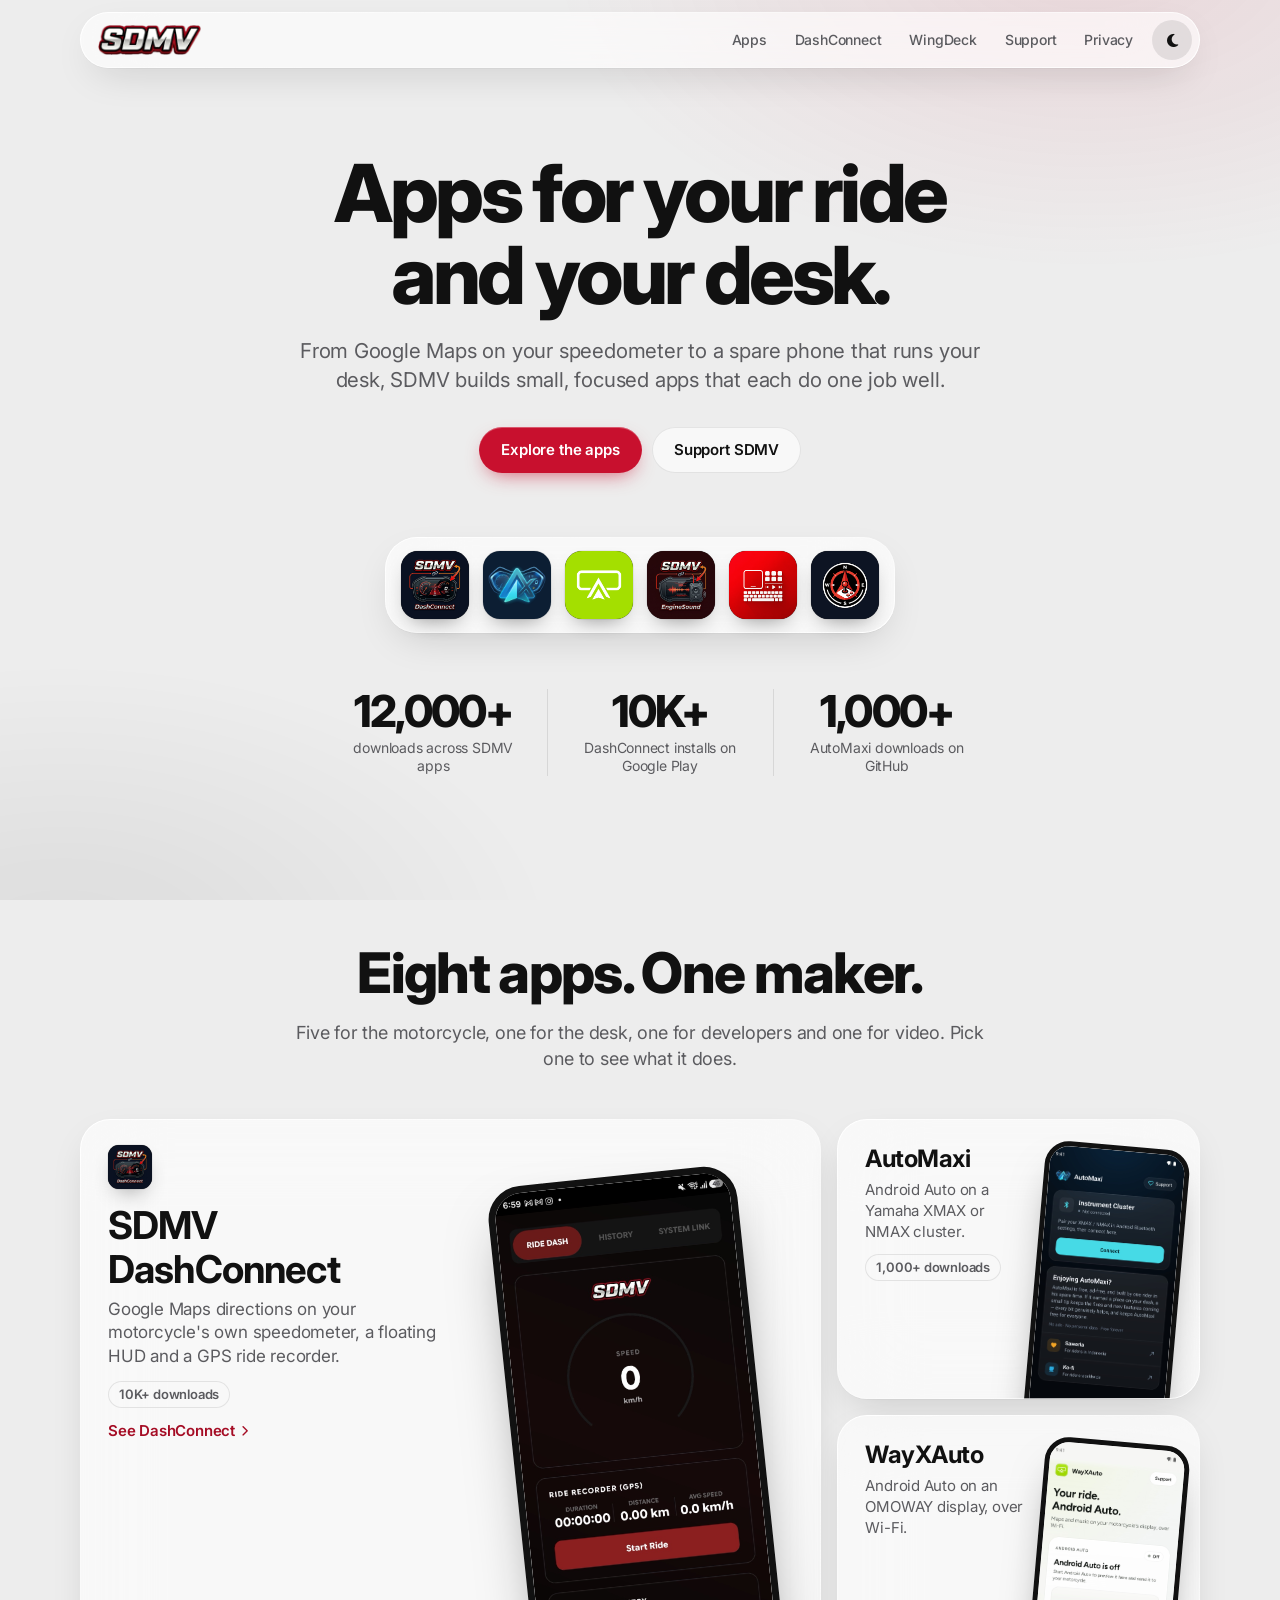
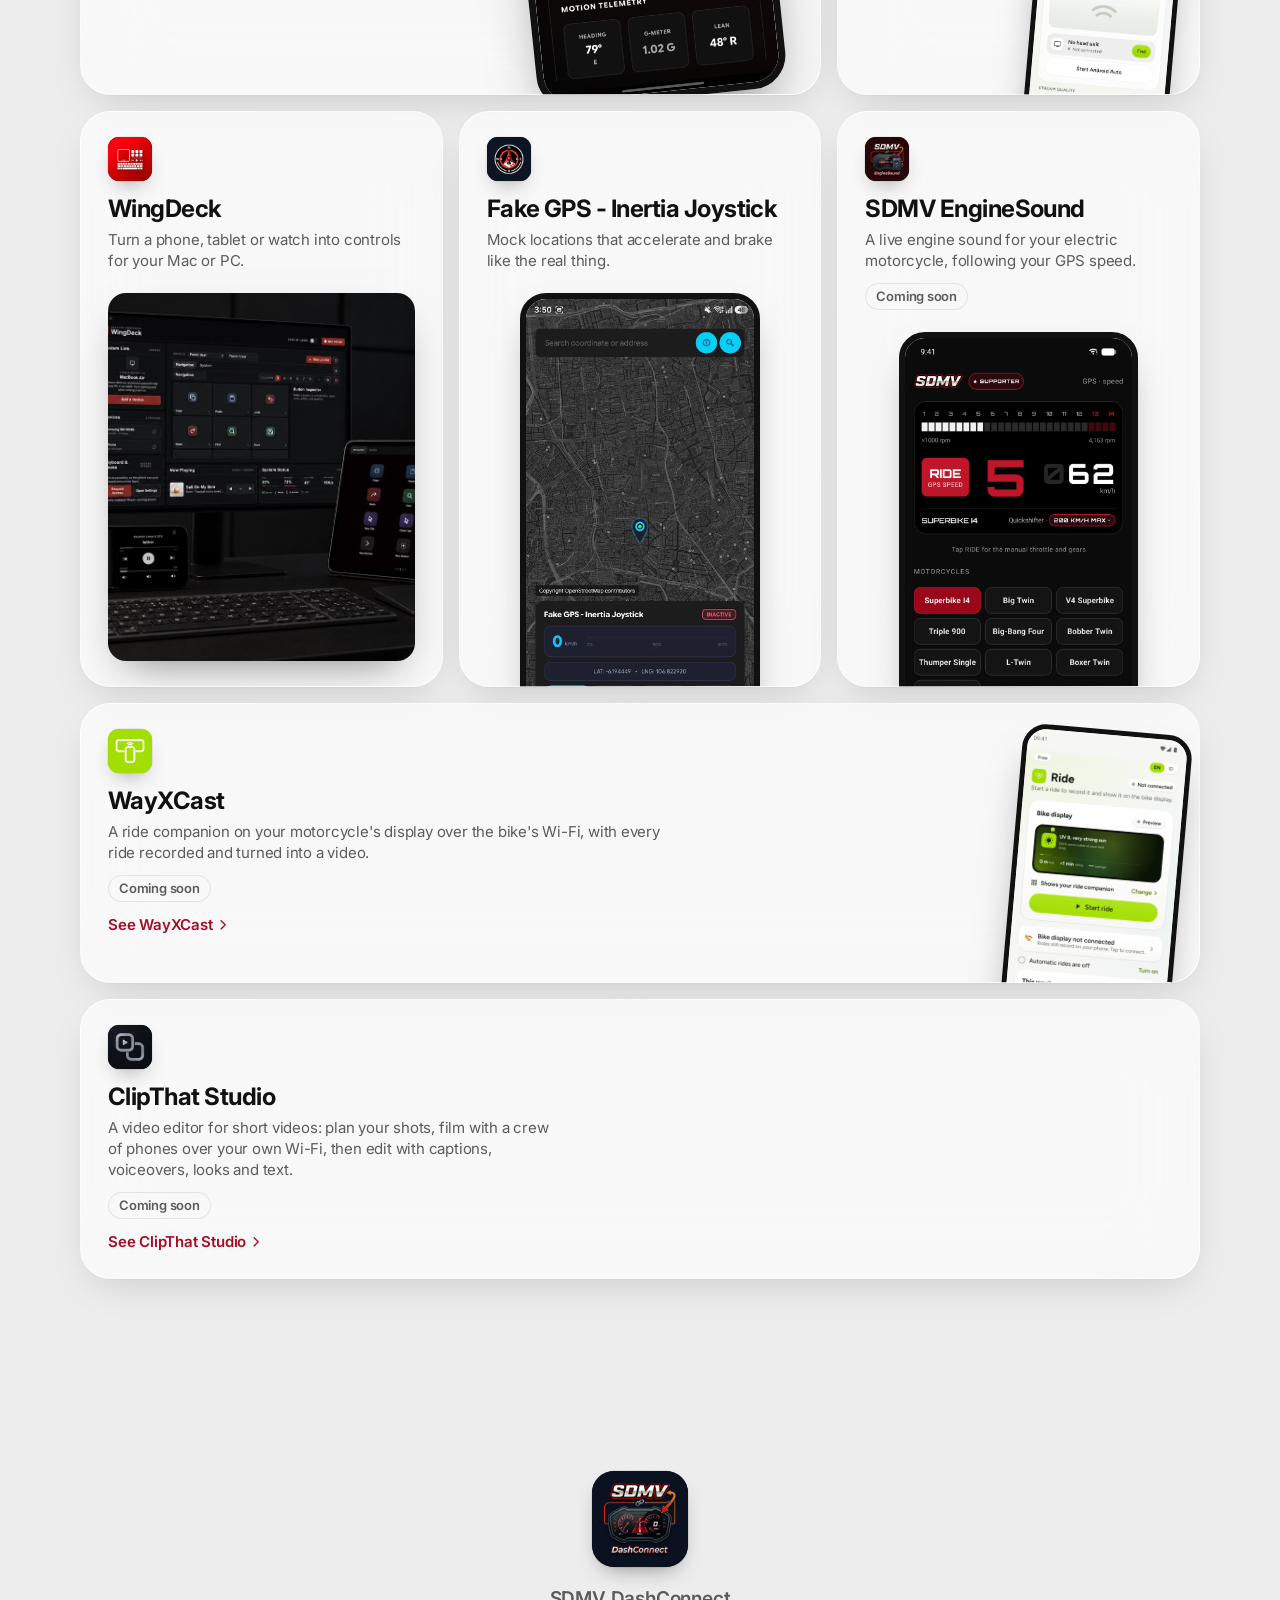
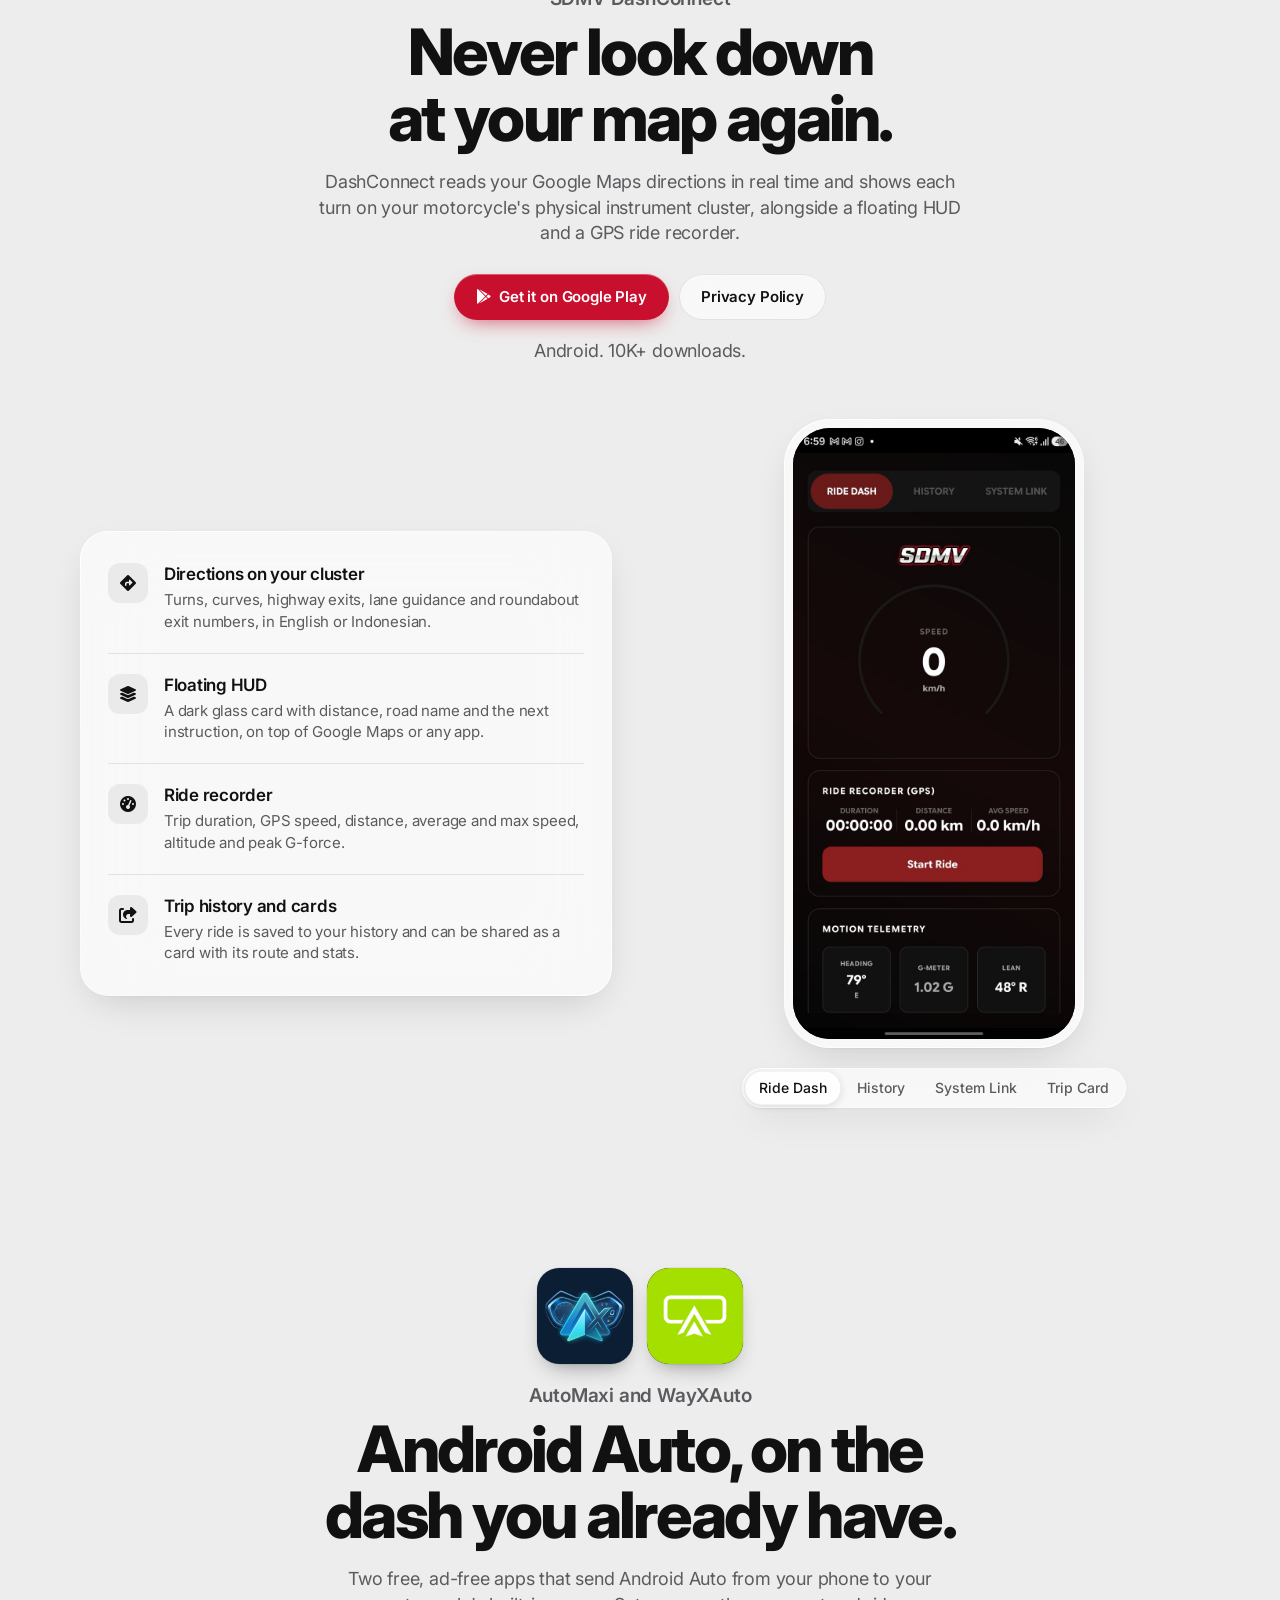
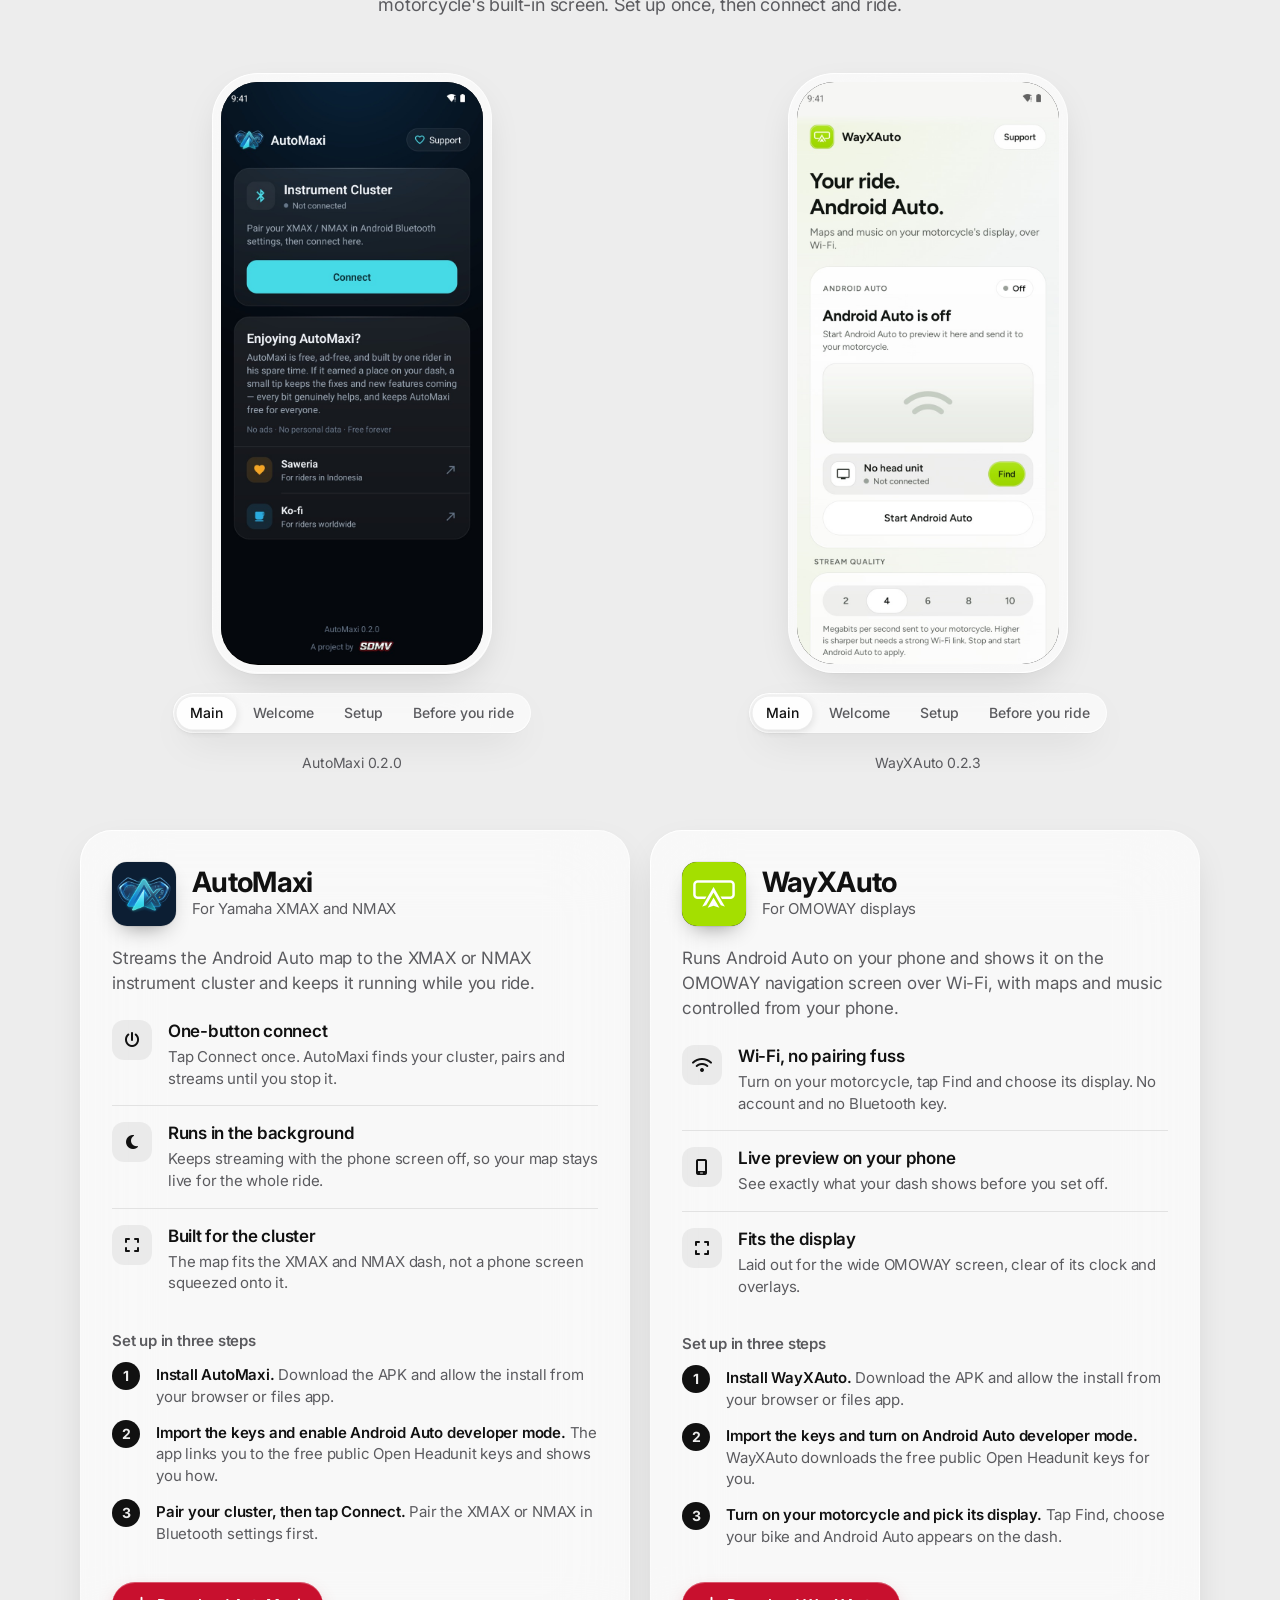
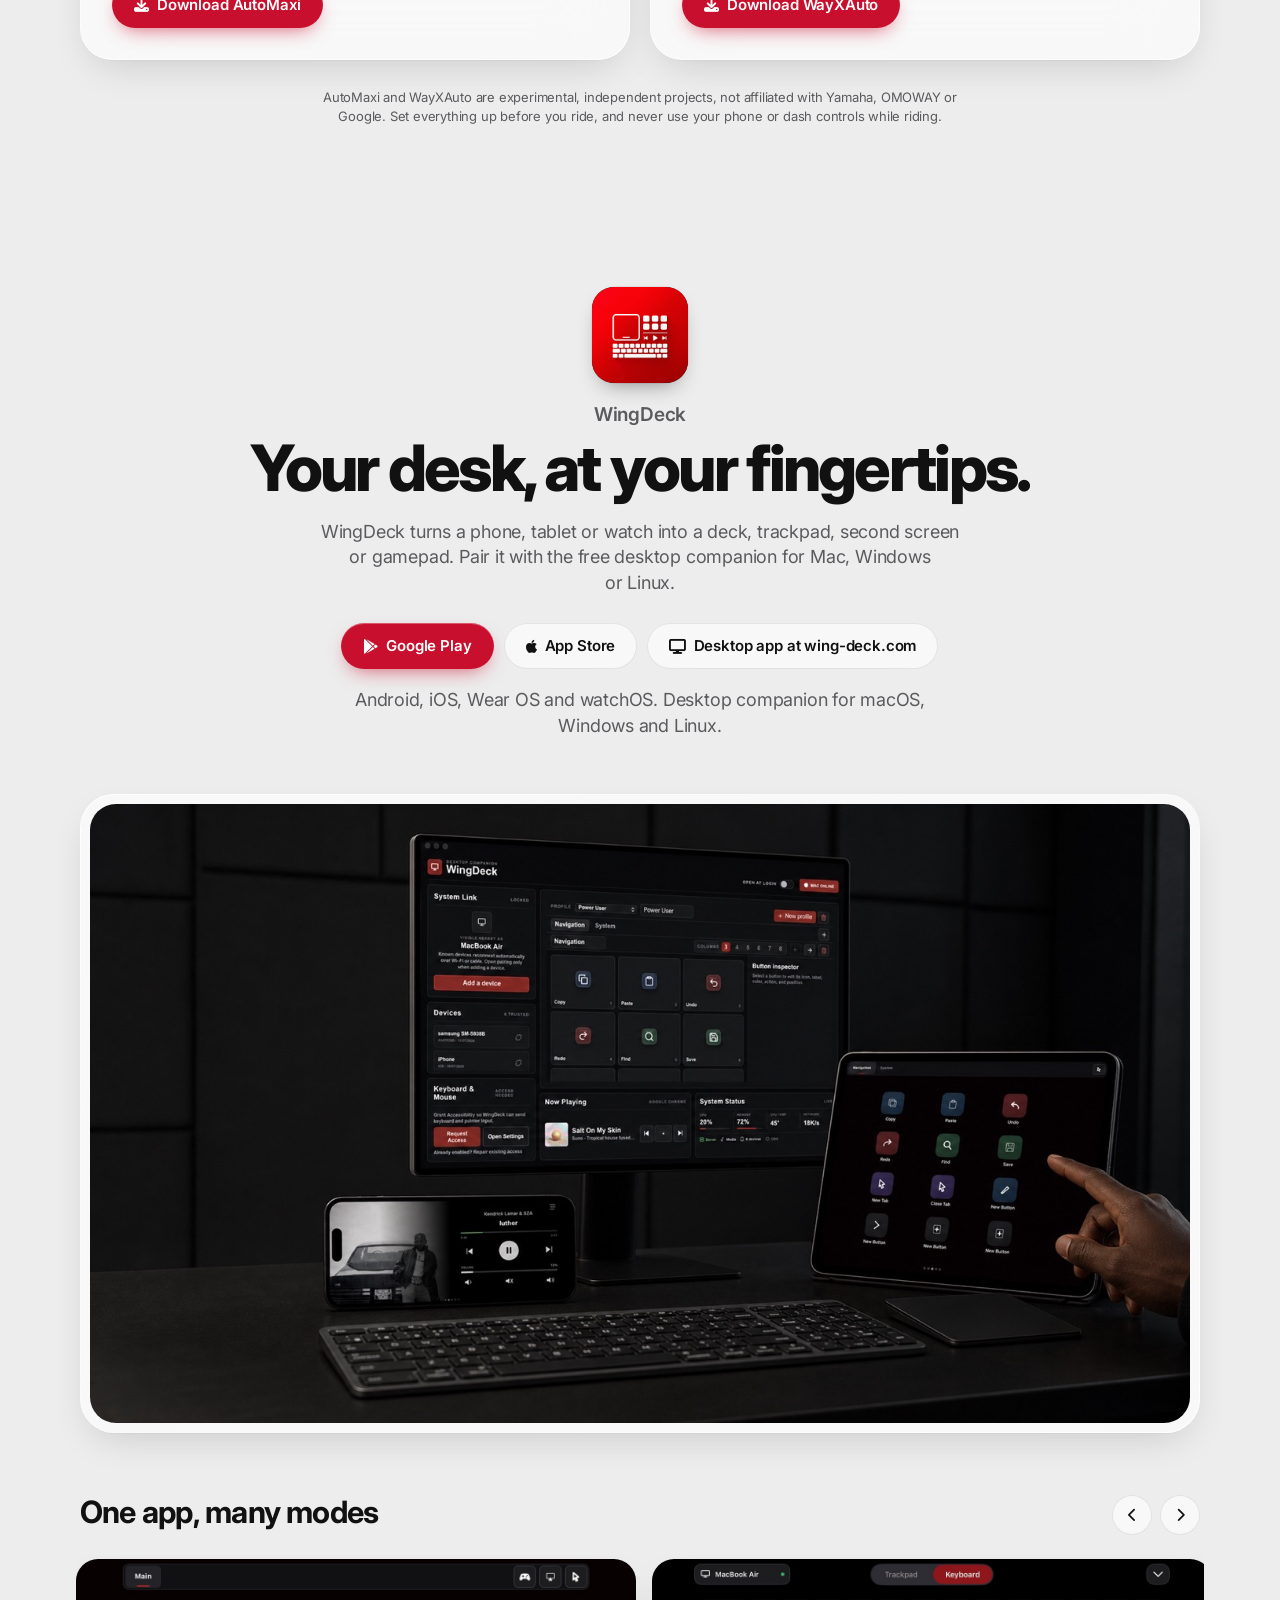
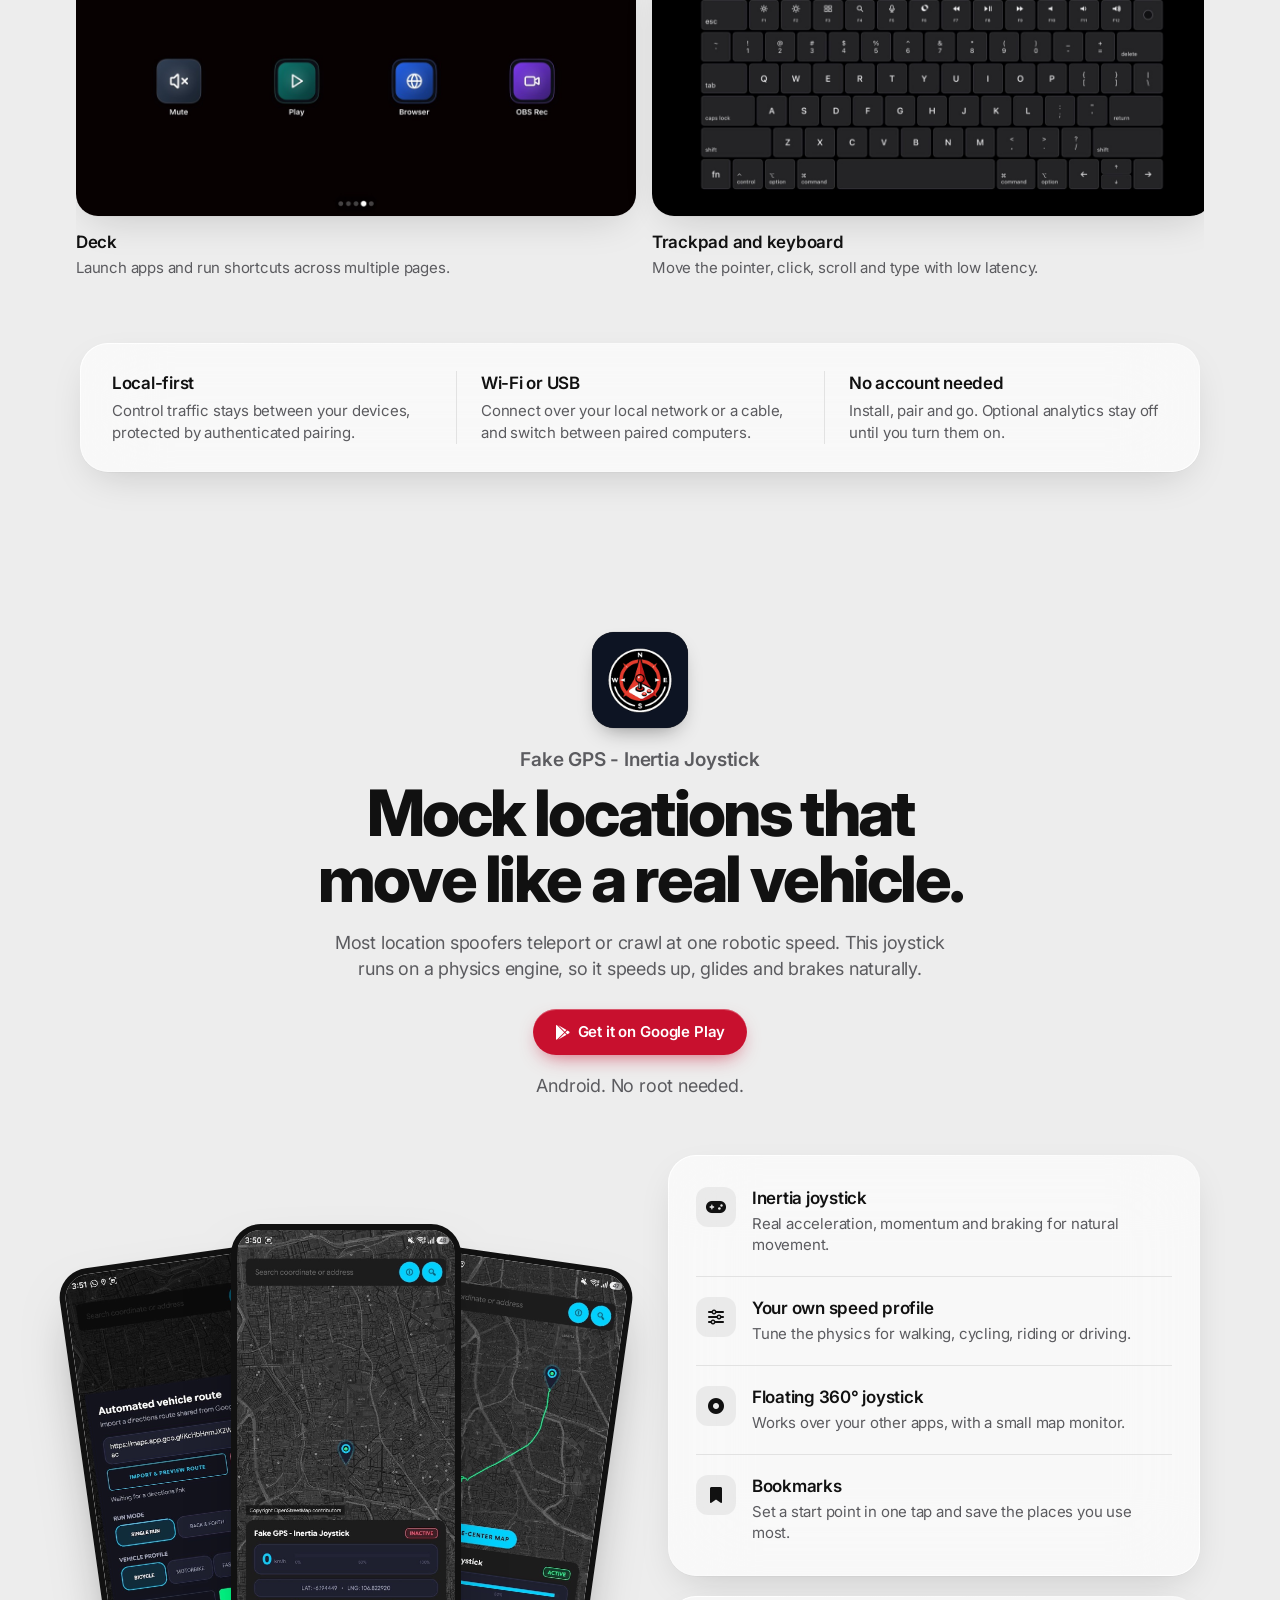
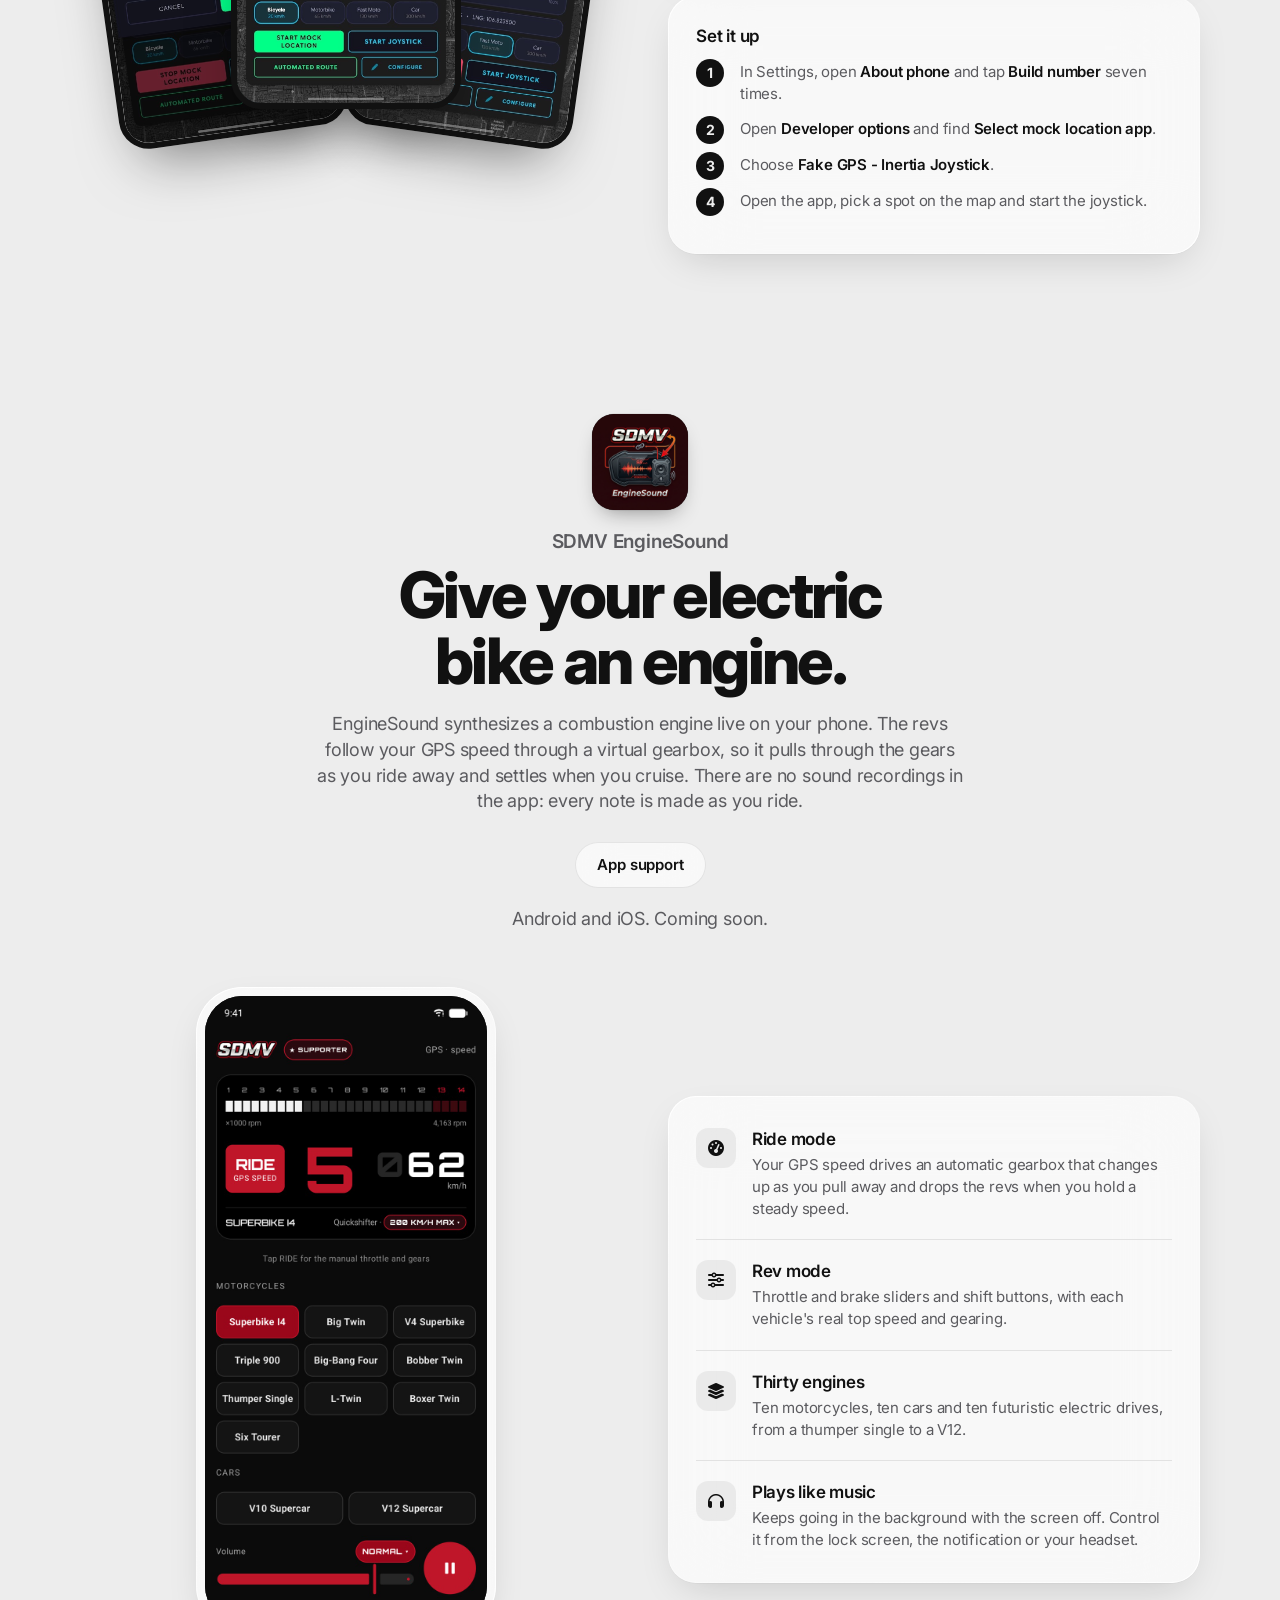
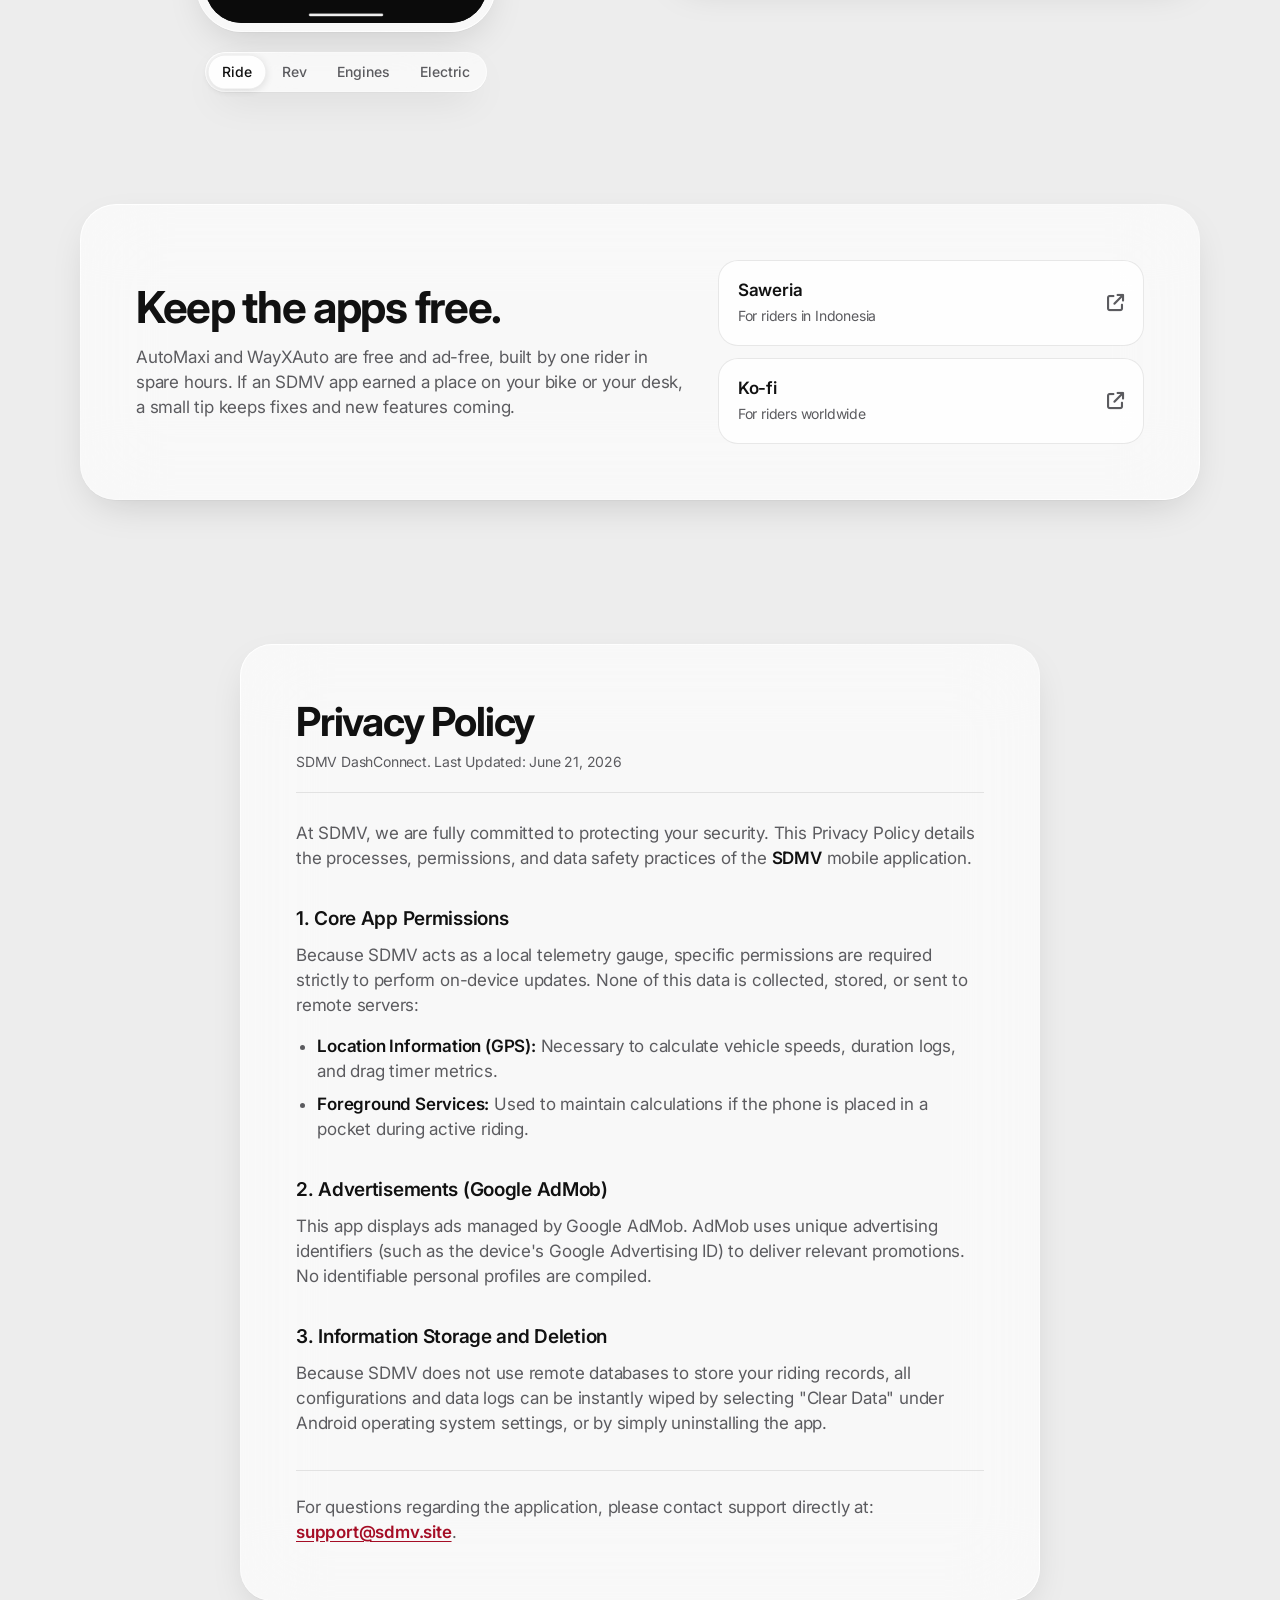
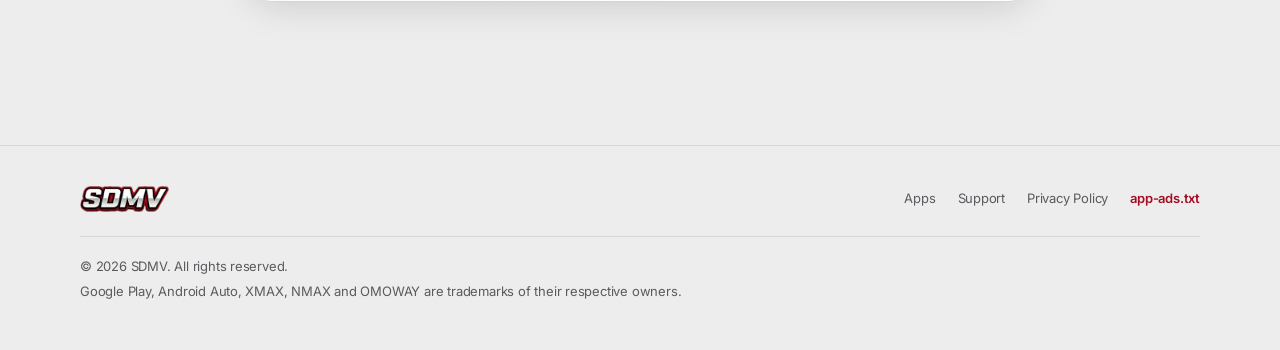
<file: index.html>
<!DOCTYPE html>
<html lang="en">
<head>
    <meta charset="UTF-8">
    <meta name="viewport" content="width=device-width, initial-scale=1.0">
    <title>SDMV - Apps for your ride and your desk</title>
    <meta name="description" content="SDMV builds DashConnect, AutoMaxi, WayXAuto, WayXCast, EngineSound, WingDeck, Fake GPS - Inertia Joystick and ClipThat Studio.">
    <meta name="theme-color" media="(prefers-color-scheme: light)" content="#F5F5F7">
    <meta name="theme-color" media="(prefers-color-scheme: dark)" content="#000000">
    <link rel="icon" type="image/png" href="assets/sdmv-icon-192.png">
    <link rel="apple-touch-icon" href="assets/sdmv-icon-192.png">

    <!-- Apply saved theme before first paint -->
    <script>
        (function () {
            try {
                var saved = localStorage.getItem('sdmv-theme');
                if (saved === 'light' || saved === 'dark') document.documentElement.dataset.theme = saved;
            } catch (e) {}
        })();
    </script>

    <link rel="stylesheet" href="https://cdnjs.cloudflare.com/ajax/libs/font-awesome/6.4.0/css/all.min.css">
    <link rel="preconnect" href="https://fonts.googleapis.com">
    <link rel="preconnect" href="https://fonts.gstatic.com" crossorigin>
    <link href="https://fonts.googleapis.com/css2?family=Inter:opsz,wght@14..32,400..800&display=swap" rel="stylesheet">

    <style>
        /* ---------- Tokens ---------- */
        :root {
            --bg: #EDEDED;
            --ink: #111111;
            --ink-2: #5B5B5F;
            --line: rgba(0, 0, 0, 0.09);
            --accent: #C8102E;
            --accent-ink: #A50D25;
            --chip: rgba(0, 0, 0, 0.06);

            --glass: rgba(255, 255, 255, 0.62);
            --glass-strong: rgba(255, 255, 255, 0.86);
            --rim-hi: rgba(255, 255, 255, 1);
            --rim-lo: rgba(255, 255, 255, 0.3);
            --glass-shadow: 0 1px 1px rgba(0, 0, 0, 0.03), 0 14px 40px -14px rgba(0, 0, 0, 0.18);
            --ember: rgba(200, 16, 46, 0.10);
            --shade: rgba(0, 0, 0, 0.07);

            --font: -apple-system, BlinkMacSystemFont, "SF Pro Text", "Inter", system-ui, sans-serif;
            --font-display: -apple-system, BlinkMacSystemFont, "SF Pro Display", "Inter", system-ui, sans-serif;

            color-scheme: light;
        }

        @media (prefers-color-scheme: dark) {
            :root:not([data-theme="light"]) {
                --bg: #000000;
                --ink: #F2F2F2;
                --ink-2: #9A9A9F;
                --line: rgba(255, 255, 255, 0.1);
                --accent: #E3203B;
                --accent-ink: #FF4D63;
                --chip: rgba(255, 255, 255, 0.08);

                --glass: rgba(34, 34, 36, 0.55);
                --glass-strong: rgba(40, 40, 43, 0.9);
                --rim-hi: rgba(255, 255, 255, 0.28);
                --rim-lo: rgba(255, 255, 255, 0.04);
                --glass-shadow: 0 1px 1px rgba(0, 0, 0, 0.3), 0 24px 60px -24px rgba(0, 0, 0, 0.9);
                --ember: rgba(227, 32, 59, 0.22);
                --shade: rgba(255, 255, 255, 0.06);

                color-scheme: dark;
            }
        }

        :root[data-theme="dark"] {
            --bg: #000000;
            --ink: #F2F2F2;
            --ink-2: #9A9A9F;
            --line: rgba(255, 255, 255, 0.1);
            --accent: #E3203B;
            --accent-ink: #FF4D63;
            --chip: rgba(255, 255, 255, 0.08);

            --glass: rgba(34, 34, 36, 0.55);
            --glass-strong: rgba(40, 40, 43, 0.9);
            --rim-hi: rgba(255, 255, 255, 0.28);
            --rim-lo: rgba(255, 255, 255, 0.04);
            --glass-shadow: 0 1px 1px rgba(0, 0, 0, 0.3), 0 24px 60px -24px rgba(0, 0, 0, 0.9);
            --ember: rgba(227, 32, 59, 0.22);
            --shade: rgba(255, 255, 255, 0.06);

            color-scheme: dark;
        }

        /* ---------- Base ---------- */
        *, *::before, *::after { box-sizing: border-box; }

        html { scroll-behavior: smooth; }

        body {
            margin: 0;
            font-family: var(--font);
            font-size: 17px;
            line-height: 1.47;
            letter-spacing: -0.012em;
            color: var(--ink);
            background: var(--bg);
            -webkit-font-smoothing: antialiased;
            overflow-x: hidden;
        }

        ::selection { background: var(--accent); color: #fff; }

        h1, h2, h3, h4, p, ul, ol, figure { margin: 0; }

        img { display: block; max-width: 100%; height: auto; }

        a { color: inherit; }

        :focus-visible {
            outline: 2px solid var(--accent);
            outline-offset: 3px;
            border-radius: 6px;
        }

        .container {
            width: min(1120px, 100% - 32px);
            margin-inline: auto;
        }

        /* ---------- Ambient light behind the glass ---------- */
        .ambient {
            position: fixed;
            inset: 0;
            z-index: -1;
            pointer-events: none;
            background:
                radial-gradient(60% 50% at 85% -5%, var(--ember), transparent 70%),
                radial-gradient(55% 45% at 5% 105%, var(--shade), transparent 70%);
        }

        /* ---------- Liquid glass ---------- */
        .glass {
            position: relative;
            background: var(--glass);
            -webkit-backdrop-filter: blur(40px) saturate(180%);
            backdrop-filter: blur(40px) saturate(180%);
            box-shadow: var(--glass-shadow);
        }

        /* Specular rim: bright on the lit edges, fading round the sides */
        .glass::after {
            content: "";
            position: absolute;
            inset: 0;
            border-radius: inherit;
            padding: 1px;
            background: linear-gradient(160deg, var(--rim-hi), var(--rim-lo) 30%, var(--rim-lo) 70%, var(--rim-hi));
            -webkit-mask: linear-gradient(#000 0 0) content-box, linear-gradient(#000 0 0);
            -webkit-mask-composite: xor;
            mask-composite: exclude;
            pointer-events: none;
        }

        @supports not ((backdrop-filter: blur(1px)) or (-webkit-backdrop-filter: blur(1px))) {
            .glass { background: var(--glass-strong); }
        }

        /* ---------- Buttons ---------- */
        .btn {
            display: inline-flex;
            align-items: center;
            justify-content: center;
            gap: 8px;
            height: 46px;
            padding: 0 22px;
            border: 0;
            border-radius: 999px;
            font: inherit;
            font-size: 15px;
            font-weight: 600;
            letter-spacing: -0.01em;
            text-decoration: none;
            white-space: nowrap;
            cursor: pointer;
            transition: transform .15s ease, filter .2s ease, background-color .2s ease;
        }

        .btn:active { transform: scale(.97); }

        .btn-primary {
            color: #fff;
            background: var(--accent);
            box-shadow: inset 0 1px 0 rgba(255, 255, 255, 0.3), 0 8px 20px -8px color-mix(in srgb, var(--accent) 70%, transparent);
        }

        .btn-primary:hover { filter: brightness(1.08); }

        .btn-glass {
            color: var(--ink);
            background: var(--glass);
            -webkit-backdrop-filter: blur(20px) saturate(180%);
            backdrop-filter: blur(20px) saturate(180%);
            box-shadow: inset 0 0 0 1px var(--line), inset 0 1px 0 var(--rim-lo);
        }

        .btn-glass:hover { background: var(--glass-strong); }

        .btn-row {
            display: flex;
            flex-wrap: wrap;
            gap: 10px;
        }

        /* ---------- Nav ---------- */
        .nav-wrap {
            position: sticky;
            top: 0;
            z-index: 50;
            padding: 12px 0;
        }

        .nav {
            display: flex;
            align-items: center;
            justify-content: space-between;
            gap: 12px;
            height: 56px;
            padding: 0 8px 0 18px;
            border-radius: 999px;
        }

        .nav-logo img {
            width: auto;
            height: 30px;
        }

        .nav-links {
            display: flex;
            align-items: center;
            gap: 2px;
        }

        .nav-links a {
            padding: 7px 13px;
            border-radius: 999px;
            font-size: 14px;
            font-weight: 500;
            color: var(--ink-2);
            text-decoration: none;
            transition: color .2s ease, background-color .2s ease;
        }

        .nav-links a:hover {
            color: var(--ink);
            background: var(--line);
        }

        .theme-toggle {
            display: grid;
            place-items: center;
            width: 40px;
            height: 40px;
            margin-left: 4px;
            border: 0;
            border-radius: 50%;
            font-size: 15px;
            color: var(--ink);
            background: var(--line);
            cursor: pointer;
        }

        @media (max-width: 760px) {
            .nav-links .nav-extra { display: none; }
        }

        /* ---------- Hero ---------- */
        .hero {
            display: flex;
            flex-direction: column;
            align-items: center;
            padding: 72px 0 96px;
            text-align: center;
        }

        .hero h1 {
            max-width: 12em;
            font-family: var(--font-display);
            font-size: clamp(44px, 6.4vw, 80px);
            font-weight: 800;
            line-height: 1.02;
            letter-spacing: -0.045em;
            text-wrap: balance;
        }

        .hero .lede {
            margin-top: 22px;
            max-width: 34em;
            font-size: clamp(19px, 1.6vw, 22px);
            line-height: 1.4;
            color: var(--ink-2);
            text-wrap: pretty;
        }

        .hero .btn-row {
            justify-content: center;
            margin-top: 32px;
        }

        .dock {
            display: flex;
            gap: 14px;
            margin-top: 64px;
            padding: 14px 16px;
            border-radius: 32px;
            list-style: none;
        }

        .dock a {
            position: relative;
            display: block;
            text-decoration: none;
        }

        .dock .app-icon {
            width: 68px;
            height: 68px;
            border-radius: 17px;
            transition: transform .3s cubic-bezier(.2, .8, .2, 1.2);
        }

        .dock a:hover .app-icon,
        .dock a:focus-visible .app-icon { transform: translateY(-8px) scale(1.12); }

        /* App name appears above the icon, like a dock tooltip */
        .dock .dock-label {
            position: absolute;
            left: 50%;
            bottom: calc(100% + 16px);
            padding: 5px 10px;
            border-radius: 8px;
            font-size: 13px;
            font-weight: 600;
            white-space: nowrap;
            color: var(--ink);
            background: var(--glass-strong);
            -webkit-backdrop-filter: blur(20px);
            backdrop-filter: blur(20px);
            box-shadow: var(--glass-shadow);
            opacity: 0;
            visibility: hidden;
            transform: translate(-50%, 4px);
            transition: opacity .2s ease, transform .2s ease, visibility .2s;
            pointer-events: none;
        }

        .dock a:hover .dock-label,
        .dock a:focus-visible .dock-label {
            opacity: 1;
            visibility: visible;
            transform: translate(-50%, 0);
        }

        @media (max-width: 600px) {
            .dock {
                display: grid;
                grid-template-columns: repeat(3, auto);
                gap: 14px 22px;
                padding: 18px 22px;
            }

            .dock .dock-label { display: none; }
        }

        .stats {
            display: grid;
            grid-template-columns: repeat(3, minmax(0, 1fr));
            width: min(100%, 720px);
            margin-top: 56px;
            list-style: none;
        }

        .stats li {
            display: flex;
            flex-direction: column;
            gap: 6px;
            padding: 0 16px;
        }

        .stats li + li { box-shadow: inset 1px 0 0 var(--line); }

        .stats strong {
            font-family: var(--font-display);
            font-size: clamp(30px, 4.4vw, 44px);
            font-weight: 800;
            line-height: 1;
            letter-spacing: -0.04em;
        }

        .stats span {
            font-size: 14px;
            line-height: 1.35;
            color: var(--ink-2);
        }

        @media (max-width: 600px) {
            .stats { grid-template-columns: 1fr 1fr; row-gap: 28px; }
            .stats li:first-child { grid-column: 1 / -1; }
            .stats li:nth-child(2) { box-shadow: none; }
        }

        /* One orchestrated entrance for the hero */
        @media (prefers-reduced-motion: no-preference) {
            .rise {
                animation: rise .9s cubic-bezier(.2, .8, .2, 1) both;
                animation-delay: calc(var(--i, 0) * 90ms);
            }
        }

        @keyframes rise {
            from { opacity: 0; transform: translateY(18px); }
        }

        /* ---------- App icon ---------- */
        .app-icon {
            flex-shrink: 0;
            display: grid;
            place-items: center;
            overflow: hidden;
            background: var(--icon-bg, #111);
            box-shadow: 0 0 0 0.5px rgba(0, 0, 0, 0.12), 0 10px 22px -10px rgba(0, 0, 0, 0.45);
        }

        .app-icon img {
            width: 100%;
            height: 100%;
            object-fit: cover;
        }

        .app-icon.is-contained img {
            width: 88%;
            height: 88%;
            object-fit: contain;
        }

        .app-icon i {
            font-size: 1.7em;
            color: #fff;
        }

        .icon-automaxi { --icon-bg: #0C1E33; }
        .icon-wayxcast { --icon-bg: #A3DE02; }
        .icon-clipthat { --icon-bg: #0E1118; }

        /* ---------- Section heads ---------- */
        .section { padding: 72px 0; scroll-margin-top: 80px; }

        .section-head {
            max-width: 42em;
            margin: 0 auto 48px;
            text-align: center;
        }

        .section-head h2 {
            font-family: var(--font-display);
            font-size: clamp(34px, 4.6vw, 56px);
            font-weight: 800;
            line-height: 1.07;
            letter-spacing: -0.03em;
            text-wrap: balance;
        }

        .section-head p {
            margin-top: 16px;
            font-size: clamp(18px, 1.4vw, 21px);
            line-height: 1.42;
            color: var(--ink-2);
            text-wrap: pretty;
        }

        /* ---------- Bento ---------- */
        .bento {
            display: grid;
            grid-template-columns: repeat(6, 1fr);
            grid-auto-rows: 280px;
            gap: 16px;
        }

        .tile {
            position: relative;
            display: flex;
            flex-direction: column;
            overflow: hidden;
            padding: 26px 28px;
            border-radius: 30px;
            text-decoration: none;
            background: var(--glass);
            scroll-margin-top: 90px;
            transition: transform .35s cubic-bezier(.2, .8, .2, 1);
        }

        a.tile:hover { transform: translateY(-4px); }

        .tile-text { position: relative; z-index: 1; max-width: 26em; }

        .tile .app-icon {
            width: 44px;
            height: 44px;
            border-radius: 11px;
            margin-bottom: 14px;
        }

        .tile h3 {
            font-family: var(--font-display);
            font-size: 24px;
            font-weight: 700;
            letter-spacing: -0.022em;
            line-height: 1.15;
        }

        .tile p {
            margin-top: 6px;
            font-size: 15px;
            line-height: 1.4;
            color: var(--ink-2);
        }

        .tile-more {
            display: flex;
            width: fit-content;
            align-items: center;
            gap: 6px;
            margin-top: 12px;
            font-size: 15px;
            font-weight: 600;
            color: var(--accent-ink);
        }

        .tile-more i { font-size: 11px; }

        .tile-dash { grid-column: span 4; grid-row: span 2; }
        .tile-dash h3 { font-size: clamp(28px, 3vw, 40px); }
        .tile-dash .tile-text { max-width: 20em; }
        .tile-dash p { font-size: 17px; }

        .tile-dash .tile-phone {
            position: absolute;
            right: 8%;
            top: 56px;
            width: min(250px, 40%);
            border-radius: 34px;
            border: 7px solid #111;
            box-shadow: 0 30px 60px -20px rgba(0, 0, 0, 0.5);
            transform: rotate(-6deg);
        }

        .tile-automaxi, .tile-wayx { grid-column: span 2; }

        .tile-automaxi .tile-text, .tile-wayx .tile-text, .tile-wayxcast .tile-text { max-width: 52%; }

        .tile-wayxcast { grid-column: span 6; }

        .tile-clipthat { grid-column: span 6; }

        .tile-peek {
            position: absolute;
            right: 22px;
            top: 26px;
            width: 40%;
            max-width: 170px;
            border-radius: 24px;
            border: 5px solid #111;
            box-shadow: 0 24px 44px -18px rgba(0, 0, 0, 0.55);
            transform: rotate(5deg);
        }

        .tile-wingdeck, .tile-fakegps, .tile-engine { grid-column: span 2; grid-row: span 2; }

        .tile-media {
            position: relative;
            flex: 1;
            min-height: 0;
            margin-top: 22px;
            border-radius: 18px;
            overflow: hidden;
            box-shadow: 0 18px 40px -18px rgba(0, 0, 0, 0.5);
        }

        .tile-wingdeck .tile-media img {
            width: 100%;
            height: 100%;
            object-fit: cover;
            object-position: 60% 50%;
        }

        .tile-fakegps .tile-media,
        .tile-engine .tile-media {
            flex: none;
            align-self: center;
            width: 78%;
            margin-bottom: -260px;
            border-radius: 26px;
            border: 6px solid #111;
        }

        .tile-badge {
            display: inline-block;
            margin-top: 12px;
            padding: 4px 11px;
            border-radius: 999px;
            font-size: 13px;
            font-weight: 600;
            color: var(--ink-2);
            box-shadow: inset 0 0 0 1px var(--line);
        }

        @media (max-width: 900px) {
            .bento { grid-template-columns: repeat(2, 1fr); grid-auto-rows: auto; }
            .tile { min-height: 260px; }
            .tile-dash { grid-column: span 2; grid-row: auto; min-height: 520px; }
            .tile-dash .tile-phone { width: min(220px, 46%); top: auto; bottom: -140px; }
            .tile-automaxi, .tile-wayx, .tile-wingdeck, .tile-fakegps, .tile-engine { grid-column: span 1; grid-row: auto; }
            .tile-wingdeck, .tile-fakegps, .tile-engine { min-height: 460px; }
            .tile-wayxcast, .tile-clipthat { grid-column: span 2; }
        }

        @media (max-width: 600px) {
            .bento { grid-template-columns: 1fr; }
            .tile-dash, .tile-automaxi, .tile-wayx, .tile-wingdeck, .tile-fakegps, .tile-engine, .tile-wayxcast, .tile-clipthat { grid-column: auto; }
            .tile-dash { min-height: 560px; }
            .tile-dash .tile-phone { width: 210px; right: 50%; bottom: -200px; transform: translateX(50%) rotate(-4deg); }
        }

        /* ---------- App chapters ---------- */
        .chapter {
            position: relative;
            padding: 120px 0 40px;
            scroll-margin-top: 60px;
        }

        .chapter-head {
            display: flex;
            flex-direction: column;
            align-items: center;
            max-width: 46em;
            margin: 0 auto 56px;
            text-align: center;
        }

        .chapter-head .app-icon {
            width: 96px;
            height: 96px;
            border-radius: 22px;
        }

        .chapter-icons {
            display: flex;
            gap: 14px;
        }

        .chapter-name {
            margin-top: 18px;
            font-size: 19px;
            font-weight: 600;
            color: var(--ink-2);
        }

        .chapter-head h2 {
            margin-top: 6px;
            font-family: var(--font-display);
            font-size: clamp(36px, 5vw, 64px);
            font-weight: 800;
            line-height: 1.03;
            letter-spacing: -0.042em;
            text-wrap: balance;
        }

        .chapter-head > p:not(.chapter-name) {
            margin-top: 18px;
            max-width: 36em;
            font-size: clamp(18px, 1.4vw, 21px);
            line-height: 1.42;
            color: var(--ink-2);
            text-wrap: pretty;
        }

        .chapter-head .btn-row {
            justify-content: center;
            margin-top: 28px;
        }

        .chapter-meta {
            margin-top: 14px;
            font-size: 14px;
            color: var(--ink-2);
        }

        /* Feature list inside a glass panel */
        .panel {
            padding: 12px 28px;
            border-radius: 28px;
        }

        .features {
            padding: 0;
            list-style: none;
        }

        .features li {
            display: grid;
            grid-template-columns: 40px 1fr;
            gap: 16px;
            padding: 20px 0;
        }

        .features li + li { border-top: 1px solid var(--line); }

        .features i {
            display: grid;
            place-items: center;
            width: 40px;
            height: 40px;
            border-radius: 12px;
            font-size: 16px;
            color: var(--ink);
            background: var(--chip);
        }

        .features h3 {
            font-size: 17px;
            font-weight: 600;
            letter-spacing: -0.015em;
            line-height: 1.35;
        }

        .features p {
            margin-top: 3px;
            font-size: 15px;
            line-height: 1.45;
            color: var(--ink-2);
        }

        .split {
            display: grid;
            gap: 32px;
            align-items: center;
        }

        @media (min-width: 900px) {
            .split { grid-template-columns: 1fr 1fr; gap: 56px; }
        }

        /* ---------- Phone + screenshot switcher ---------- */
        .showcase {
            display: flex;
            flex-direction: column;
            align-items: center;
            gap: 20px;
        }

        .phone {
            width: 100%;
            max-width: 300px;
            padding: 9px;
            border-radius: 46px;
        }

        .screen {
            position: relative;
            aspect-ratio: var(--screen-ratio, 720 / 1560);
            overflow: hidden;
            border-radius: 37px;
            background: #000;
        }

        .shot {
            position: absolute;
            inset: 0;
            width: 100%;
            height: 100%;
            object-fit: cover;
            opacity: 0;
            transform: scale(1.02);
            transition: opacity .4s ease, transform .5s cubic-bezier(.2, .7, .2, 1);
        }

        .shot.is-active { opacity: 1; transform: none; }

        .segmented {
            display: flex;
            gap: 2px;
            padding: 3px;
            border-radius: 999px;
        }

        .segmented button {
            height: 34px;
            padding: 0 14px;
            border: 0;
            border-radius: 999px;
            font: inherit;
            font-size: 14px;
            font-weight: 500;
            white-space: nowrap;
            color: var(--ink-2);
            background: transparent;
            cursor: pointer;
            transition: color .2s ease, background-color .2s ease, box-shadow .2s ease;
        }

        .segmented button:hover { color: var(--ink); }

        .segmented button[aria-selected="true"] {
            color: var(--ink);
            background: var(--glass-strong);
            box-shadow: 0 2px 8px rgba(0, 0, 0, 0.12), inset 0 0 0 0.5px var(--line);
        }

        @media (max-width: 400px) {
            .segmented button { padding: 0 10px; font-size: 13px; }
        }

        /* ---------- Android Auto pair ---------- */
        .duo {
            display: grid;
            gap: 48px 32px;
            margin-bottom: 56px;
        }

        @media (min-width: 760px) {
            .duo { grid-template-columns: 1fr 1fr; }
        }

        .duo .screen { --screen-ratio: 1080 / 2400; }

        .duo .phone { max-width: 280px; }

        .duo-caption {
            font-size: 14px;
            color: var(--ink-2);
        }

        .pair {
            display: grid;
            gap: 20px;
        }

        @media (min-width: 900px) {
            .pair { grid-template-columns: 1fr 1fr; }
        }

        .pair-card {
            display: flex;
            flex-direction: column;
            padding: 32px;
            border-radius: 32px;
            background: var(--glass);
        }

        .pair-top {
            display: flex;
            align-items: center;
            gap: 16px;
        }

        .pair-top .app-icon {
            width: 64px;
            height: 64px;
            border-radius: 15px;
        }

        .pair-top h3 {
            font-family: var(--font-display);
            font-size: 28px;
            font-weight: 700;
            letter-spacing: -0.025em;
            line-height: 1.1;
        }

        .pair-top p {
            font-size: 15px;
            color: var(--ink-2);
        }

        .pair-card > p {
            margin-top: 20px;
            color: var(--ink-2);
        }

        .pair-card .features { margin-top: 8px; }
        .pair-card .features li { padding: 16px 0; }

        .subhead {
            margin-top: 20px;
            font-size: 15px;
            font-weight: 600;
            color: var(--ink);
        }

        /* Real sequences get numbers */
        .steps {
            margin-top: 12px;
            padding: 0;
            list-style: none;
            counter-reset: step;
        }

        .steps li {
            position: relative;
            padding: 0 0 14px 44px;
            font-size: 15px;
            line-height: 1.45;
            color: var(--ink-2);
            counter-increment: step;
        }

        .steps li::before {
            content: counter(step);
            position: absolute;
            left: 0;
            top: -2px;
            display: grid;
            place-items: center;
            width: 28px;
            height: 28px;
            border-radius: 50%;
            font-size: 14px;
            font-weight: 700;
            color: var(--bg);
            background: var(--ink);
        }

        .steps strong { color: var(--ink); font-weight: 600; }

        .pair-card .btn-row { margin-top: auto; padding-top: 20px; }

        .note {
            max-width: 52em;
            margin: 28px auto 0;
            font-size: 13px;
            line-height: 1.5;
            text-align: center;
            color: var(--ink-2);
        }

        /* ---------- WingDeck ---------- */
        .frame {
            padding: 10px;
            border-radius: 34px;
        }

        .frame img {
            width: 100%;
            border-radius: 26px;
        }

        .gallery-wrap { margin-top: 56px; }

        .gallery-head {
            display: flex;
            align-items: end;
            justify-content: space-between;
            gap: 16px;
            margin-bottom: 20px;
        }

        .gallery-head h3 {
            font-family: var(--font-display);
            font-size: clamp(24px, 2.4vw, 32px);
            font-weight: 700;
            letter-spacing: -0.025em;
        }

        .gallery-nav { display: flex; gap: 8px; }

        .gallery-nav button {
            display: grid;
            place-items: center;
            width: 40px;
            height: 40px;
            border: 0;
            border-radius: 50%;
            font-size: 14px;
            color: var(--ink);
            background: var(--glass);
            box-shadow: inset 0 0 0 1px var(--line);
            cursor: pointer;
        }

        .gallery-nav button:hover { background: var(--glass-strong); }

        .gallery {
            display: grid;
            grid-auto-flow: column;
            grid-auto-columns: min(560px, 82%);
            gap: 16px;
            overflow-x: auto;
            scroll-snap-type: x mandatory;
            scrollbar-width: none;
            padding: 4px 4px 24px;
            margin: 0 -4px;
            list-style: none;
        }

        .gallery::-webkit-scrollbar { display: none; }

        .gallery li {
            scroll-snap-align: start;
        }

        .gallery img {
            width: 100%;
            aspect-ratio: 2868 / 1320;
            object-fit: cover;
            border-radius: 22px;
            background: #000;
            box-shadow: var(--glass-shadow);
        }

        .gallery h4 {
            margin-top: 14px;
            font-size: 17px;
            font-weight: 600;
            letter-spacing: -0.015em;
        }

        .gallery p {
            margin-top: 2px;
            font-size: 15px;
            color: var(--ink-2);
        }

        .facts {
            display: grid;
            gap: 0;
            margin-top: 40px;
            padding: 8px 28px;
            border-radius: 28px;
        }

        @media (min-width: 760px) {
            .facts { grid-template-columns: repeat(3, 1fr); padding: 28px 8px; }
            .facts > div { padding: 0 24px; }
            .facts > div + div { border-left: 1px solid var(--line); }
        }

        @media (max-width: 759px) {
            .facts > div { padding: 20px 0; }
            .facts > div + div { border-top: 1px solid var(--line); }
        }

        .facts h4 {
            font-size: 17px;
            font-weight: 600;
            letter-spacing: -0.015em;
        }

        .facts p {
            margin-top: 4px;
            font-size: 15px;
            color: var(--ink-2);
        }

        /* ---------- Fake GPS ---------- */
        .fan {
            position: relative;
            display: flex;
            justify-content: center;
            height: 560px;
        }

        .fan img {
            position: absolute;
            top: 30px;
            width: 230px;
            border-radius: 30px;
            border: 6px solid #111;
            box-shadow: 0 30px 60px -24px rgba(0, 0, 0, 0.55);
        }

        .fan img:nth-child(1) { transform: translateX(-62%) rotate(-8deg); }
        .fan img:nth-child(2) { transform: translateX(62%) rotate(8deg); }
        .fan img:nth-child(3) { top: 0; z-index: 1; }

        @media (max-width: 520px) {
            .fan { height: 400px; }
            .fan img { width: 160px; }
            .fan img:nth-child(1) { transform: translateX(-46%) rotate(-7deg); }
            .fan img:nth-child(2) { transform: translateX(46%) rotate(7deg); }
        }

        .fake-steps {
            margin-top: 20px;
            padding: 28px;
            border-radius: 28px;
        }

        .fake-steps h3 {
            font-size: 17px;
            font-weight: 600;
        }

        /* ---------- Support ---------- */
        .support {
            display: grid;
            gap: 28px;
            align-items: center;
            padding: clamp(32px, 5vw, 56px);
            border-radius: 36px;
            background: var(--glass);
        }

        @media (min-width: 860px) {
            .support { grid-template-columns: 1.3fr 1fr; }
        }

        .support h2 {
            font-family: var(--font-display);
            font-size: clamp(30px, 3.6vw, 44px);
            font-weight: 700;
            line-height: 1.08;
            letter-spacing: -0.03em;
        }

        .support p {
            margin-top: 14px;
            color: var(--ink-2);
        }

        .tip-options {
            display: grid;
            gap: 12px;
        }

        .tip {
            display: flex;
            align-items: center;
            justify-content: space-between;
            gap: 16px;
            padding: 18px 20px;
            border-radius: 20px;
            text-decoration: none;
            background: var(--glass-strong);
            box-shadow: inset 0 0 0 1px var(--line);
            transition: transform .2s ease;
        }

        .tip:hover { transform: translateY(-2px); }

        .tip strong {
            display: block;
            font-size: 17px;
            font-weight: 600;
        }

        .tip span {
            font-size: 14px;
            color: var(--ink-2);
        }

        .tip i { color: var(--ink-2); }

        /* ---------- Privacy ---------- */
        .sheet {
            max-width: 800px;
            margin-inline: auto;
            padding: clamp(28px, 5vw, 56px);
            border-radius: 32px;
        }

        .sheet-head {
            padding-bottom: 20px;
            margin-bottom: 28px;
            border-bottom: 1px solid var(--line);
        }

        .sheet h2 {
            font-family: var(--font-display);
            font-size: clamp(30px, 3.6vw, 40px);
            font-weight: 700;
            letter-spacing: -0.03em;
            line-height: 1.1;
        }

        .updated {
            margin-top: 8px;
            font-size: 14px;
            color: var(--ink-2);
        }

        .prose {
            max-width: 66ch;
            color: var(--ink-2);
        }

        .prose > * + * { margin-top: 16px; }

        .prose strong { color: var(--ink); font-weight: 600; }

        .prose h3 {
            margin-top: 34px;
            font-size: 19px;
            font-weight: 600;
            letter-spacing: -0.015em;
            color: var(--ink);
        }

        .prose h3 + p { margin-top: 10px; }

        .prose ul { padding-left: 1.25em; }

        .prose li + li { margin-top: 8px; }

        .contact {
            margin-top: 34px;
            padding-top: 24px;
            border-top: 1px solid var(--line);
        }

        .contact a {
            font-weight: 600;
            color: var(--accent-ink);
            text-underline-offset: 3px;
        }

        /* ---------- Footer ---------- */
        .footer {
            margin-top: 72px;
            padding: 40px 0 48px;
            border-top: 1px solid var(--line);
            font-size: 13px;
            color: var(--ink-2);
        }

        .footer-top {
            display: flex;
            flex-wrap: wrap;
            align-items: center;
            justify-content: space-between;
            gap: 20px;
        }

        .footer-top img {
            width: auto;
            height: 26px;
        }

        .footer nav {
            display: flex;
            flex-wrap: wrap;
            gap: 8px 22px;
        }

        .footer a {
            text-decoration: none;
            transition: color .2s ease;
        }

        .footer a:hover { color: var(--ink); }

        .footer .ads-link { font-weight: 600; color: var(--accent-ink); }

        .footer-legal {
            margin-top: 24px;
            padding-top: 20px;
            border-top: 1px solid var(--line);
            line-height: 1.5;
        }

        .footer-legal p + p { margin-top: 6px; }

        @media (prefers-reduced-motion: reduce) {
            html { scroll-behavior: auto; }
            *, *::before, *::after { transition: none !important; }
        }
    </style>
</head>
<body>

    <!-- Faint ember and shade so the glass has something to refract -->
    <div class="ambient" aria-hidden="true"></div>

    <header class="nav-wrap">
        <div class="container">
            <nav class="nav glass" aria-label="Main">
                <a href="#top" class="nav-logo" aria-label="SDMV home">
                    <img src="assets/sdmv-logo.png" alt="SDMV" width="103" height="30">
                </a>
                <div class="nav-links">
                    <a href="#apps">Apps</a>
                    <a href="#dashconnect" class="nav-extra">DashConnect</a>
                    <a href="#wingdeck" class="nav-extra">WingDeck</a>
                    <a href="#support" class="nav-extra">Support</a>
                    <a href="#privacy">Privacy</a>
                    <button type="button" id="theme-toggle" class="theme-toggle" aria-label="Switch theme">
                        <i class="fa-solid fa-moon" aria-hidden="true"></i>
                    </button>
                </div>
            </nav>
        </div>
    </header>

    <main id="top">

        <!-- ================= Hero ================= -->
        <section class="hero container">
            <h1 class="rise">Apps for your ride and your desk.</h1>
            <p class="lede rise" style="--i: 1;">
                From Google Maps on your speedometer to a spare phone that runs your desk, SDMV builds small, focused apps that each do one job well.
            </p>
            <div class="btn-row rise" style="--i: 2;">
                <a href="#apps" class="btn btn-primary">Explore the apps</a>
                <a href="#support" class="btn btn-glass">Support SDMV</a>
            </div>

            <ul class="dock glass rise" style="--i: 3;" aria-label="SDMV apps">
                <li><a href="#dashconnect"><span class="app-icon"><img src="assets/icon-dashconnect.png" alt="" width="68" height="68"></span><span class="dock-label">SDMV DashConnect</span></a></li>
                <li><a href="#automaxi"><span class="app-icon is-contained icon-automaxi"><img src="assets/icon-automaxi.png" alt="" width="68" height="68"></span><span class="dock-label">AutoMaxi</span></a></li>
                <li><a href="#wayxauto"><span class="app-icon"><img src="assets/icon-wayxauto.png" alt="" width="68" height="68"></span><span class="dock-label">WayXAuto</span></a></li>
                <li><a href="#enginesound"><span class="app-icon"><img src="assets/icon-enginesound.png" alt="" width="68" height="68"></span><span class="dock-label">SDMV EngineSound</span></a></li>
                <li><a href="#wingdeck"><span class="app-icon"><img src="assets/icon-wingdeck.png" alt="" width="68" height="68"></span><span class="dock-label">WingDeck</span></a></li>
                <li><a href="#fakegps"><span class="app-icon"><img src="assets/icon-fakegps.png" alt="" width="68" height="68"></span><span class="dock-label">Fake GPS - Inertia Joystick</span></a></li>
            </ul>

            <ul class="stats rise" style="--i: 4;" aria-label="Downloads">
                <li><strong>12,000+</strong><span>downloads across SDMV apps</span></li>
                <li><strong>10K+</strong><span>DashConnect installs on Google Play</span></li>
                <li><strong>1,000+</strong><span>AutoMaxi downloads on GitHub</span></li>
            </ul>
        </section>

        <!-- ================= All apps (bento) ================= -->
        <section id="apps" class="section container">
            <div class="section-head">
                <h2>Eight apps. One maker.</h2>
                <p>Five for the motorcycle, one for the desk, one for developers and one for video. Pick one to see what it does.</p>
            </div>

            <div class="bento">
                <a href="#dashconnect" class="tile tile-dash glass">
                    <div class="tile-text">
                        <span class="app-icon"><img src="assets/icon-dashconnect.png" alt="" width="44" height="44"></span>
                        <h3>SDMV DashConnect</h3>
                        <p>Google Maps directions on your motorcycle's own speedometer, a floating HUD and a GPS ride recorder.</p>
                        <span class="tile-badge">10K+ downloads</span>
                        <span class="tile-more">See DashConnect <i class="fa-solid fa-chevron-right" aria-hidden="true"></i></span>
                    </div>
                    <img class="tile-phone" src="assets/screen-ride-dash.jpg" alt="" width="720" height="1560" loading="lazy">
                </a>

                <a id="automaxi-tile" href="#automaxi" class="tile tile-automaxi glass">
                    <div class="tile-text">
                        <h3>AutoMaxi</h3>
                        <p>Android Auto on a Yamaha XMAX or NMAX cluster.</p>
                        <span class="tile-badge">1,000+ downloads</span>
                    </div>
                    <img class="tile-peek" src="assets/automaxi-main.jpg" alt="" width="720" height="1600" loading="lazy">
                </a>

                <a href="#wayxauto" class="tile tile-wayx glass">
                    <div class="tile-text">
                        <h3>WayXAuto</h3>
                        <p>Android Auto on an OMOWAY display, over Wi-Fi.</p>
                    </div>
                    <img class="tile-peek" src="assets/wayxauto-main.jpg" alt="" width="702" height="1560" loading="lazy">
                </a>

                <a href="#wingdeck" class="tile tile-wingdeck glass">
                    <div class="tile-text">
                        <span class="app-icon"><img src="assets/icon-wingdeck.png" alt="" width="44" height="44"></span>
                        <h3>WingDeck</h3>
                        <p>Turn a phone, tablet or watch into controls for your Mac or PC.</p>
                    </div>
                    <div class="tile-media"><img src="assets/wingdeck-hero.jpg" alt="" width="1400" height="788" loading="lazy"></div>
                </a>

                <a href="#fakegps" class="tile tile-fakegps glass">
                    <div class="tile-text">
                        <span class="app-icon"><img src="assets/icon-fakegps.png" alt="" width="44" height="44"></span>
                        <h3>Fake GPS - Inertia Joystick</h3>
                        <p>Mock locations that accelerate and brake like the real thing.</p>
                    </div>
                    <div class="tile-media"><img src="assets/fakegps-joystick.jpg" alt="" width="720" height="1561" loading="lazy"></div>
                </a>

                <a href="#enginesound" class="tile tile-engine glass">
                    <div class="tile-text">
                        <span class="app-icon"><img src="assets/icon-enginesound.png" alt="" width="44" height="44"></span>
                        <h3>SDMV EngineSound</h3>
                        <p>A live engine sound for your electric motorcycle, following your GPS speed.</p>
                        <span class="tile-badge">Coming soon</span>
                    </div>
                    <div class="tile-media"><img src="assets/enginesound-ride.jpg" alt="" width="720" height="1600" loading="lazy"></div>
                </a>

                <a href="wayxcast/" class="tile tile-wayxcast glass">
                    <div class="tile-text">
                        <span class="app-icon icon-wayxcast"><img src="assets/icon-wayxcast.png" alt="" width="44" height="44"></span>
                        <h3>WayXCast</h3>
                        <p>A ride companion on your motorcycle's display over the bike's Wi-Fi, with every ride recorded and turned into a video.</p>
                        <span class="tile-badge">Coming soon</span>
                        <span class="tile-more">See WayXCast <i class="fa-solid fa-chevron-right" aria-hidden="true"></i></span>
                    </div>
                    <img class="tile-peek" src="assets/wayxcast-companion.jpg" alt="" width="720" height="1600" loading="lazy">
                </a>

                <a href="clipthat/" class="tile tile-clipthat glass">
                    <div class="tile-text">
                        <span class="app-icon icon-clipthat"><img src="assets/icon-clipthat.png" alt="" width="44" height="44"></span>
                        <h3>ClipThat Studio</h3>
                        <p>A video editor for short videos: plan your shots, film with a crew of phones over your own Wi-Fi, then edit with captions, voiceovers, looks and text.</p>
                        <span class="tile-badge">Coming soon</span>
                        <span class="tile-more">See ClipThat Studio <i class="fa-solid fa-chevron-right" aria-hidden="true"></i></span>
                    </div>
                </a>
            </div>
        </section>

        <!-- ================= DashConnect ================= -->
        <section id="dashconnect" class="chapter container">
            <div class="chapter-head">
                <span class="app-icon"><img src="assets/icon-dashconnect.png" alt="SDMV DashConnect app icon" width="96" height="96"></span>
                <p class="chapter-name">SDMV DashConnect</p>
                <h2>Never look down at your map again.</h2>
                <p>DashConnect reads your Google Maps directions in real time and shows each turn on your motorcycle's physical instrument cluster, alongside a floating HUD and a GPS ride recorder.</p>
                <div class="btn-row">
                    <a href="https://play.google.com/store/apps/details?id=com.sdmv.qjnavigation" target="_blank" rel="noopener" class="btn btn-primary">
                        <i class="fa-brands fa-google-play" aria-hidden="true"></i>
                        Get it on Google Play
                    </a>
                    <a href="#privacy" class="btn btn-glass">Privacy Policy</a>
                </div>
                <p class="chapter-meta">Android. 10K+ downloads.</p>
            </div>

            <div class="split">
                <div class="panel glass">
                    <ul class="features">
                        <li>
                            <i class="fa-solid fa-diamond-turn-right" aria-hidden="true"></i>
                            <div>
                                <h3>Directions on your cluster</h3>
                                <p>Turns, curves, highway exits, lane guidance and roundabout exit numbers, in English or Indonesian.</p>
                            </div>
                        </li>
                        <li>
                            <i class="fa-solid fa-layer-group" aria-hidden="true"></i>
                            <div>
                                <h3>Floating HUD</h3>
                                <p>A dark glass card with distance, road name and the next instruction, on top of Google Maps or any app.</p>
                            </div>
                        </li>
                        <li>
                            <i class="fa-solid fa-gauge-high" aria-hidden="true"></i>
                            <div>
                                <h3>Ride recorder</h3>
                                <p>Trip duration, GPS speed, distance, average and max speed, altitude and peak G-force.</p>
                            </div>
                        </li>
                        <li>
                            <i class="fa-solid fa-share-from-square" aria-hidden="true"></i>
                            <div>
                                <h3>Trip history and cards</h3>
                                <p>Every ride is saved to your history and can be shared as a card with its route and stats.</p>
                            </div>
                        </li>
                    </ul>
                </div>

                <figure class="showcase">
                    <div class="phone glass">
                        <div class="screen">
                            <img class="shot is-active" id="shot-0" src="assets/screen-ride-dash.jpg" width="720" height="1560" alt="Ride Dash screen with speedometer, GPS ride recorder and motion telemetry">
                            <img class="shot" id="shot-1" src="assets/screen-history.jpg" width="720" height="1560" loading="lazy" alt="Trip history screen listing a recorded ride">
                            <img class="shot" id="shot-2" src="assets/screen-system-link.jpg" width="720" height="1560" loading="lazy" alt="System Link screen with Bluetooth connection controls">
                            <img class="shot" id="shot-3" src="assets/screen-trip-card.jpg" width="720" height="1560" loading="lazy" alt="Shareable trip card with route, distance, duration and speed stats">
                        </div>
                    </div>
                    <div class="segmented glass" role="tablist" aria-label="DashConnect screens">
                        <button type="button" role="tab" aria-selected="true" aria-controls="shot-0">Ride Dash</button>
                        <button type="button" role="tab" aria-selected="false" aria-controls="shot-1" tabindex="-1">History</button>
                        <button type="button" role="tab" aria-selected="false" aria-controls="shot-2" tabindex="-1">System Link</button>
                        <button type="button" role="tab" aria-selected="false" aria-controls="shot-3" tabindex="-1">Trip Card</button>
                    </div>
                </figure>
            </div>
        </section>

        <!-- ================= AutoMaxi + WayXAuto ================= -->
        <section class="chapter container">
            <div class="chapter-head">
                <div class="chapter-icons">
                    <span class="app-icon is-contained icon-automaxi"><img src="assets/icon-automaxi.png" alt="AutoMaxi logo" width="96" height="96"></span>
                    <span class="app-icon"><img src="assets/icon-wayxauto.png" alt="WayXAuto app icon" width="96" height="96"></span>
                </div>
                <p class="chapter-name">AutoMaxi and WayXAuto</p>
                <h2>Android Auto, on the dash you already have.</h2>
                <p>Two free, ad-free apps that send Android Auto from your phone to your motorcycle's built-in screen. Set up once, then connect and ride.</p>
            </div>

            <div class="duo">
                <figure class="showcase">
                    <div class="phone glass">
                        <div class="screen">
                            <img class="shot is-active" id="automaxi-shot-0" src="assets/automaxi-main.jpg" width="720" height="1600" alt="AutoMaxi main screen with the Instrument Cluster card, its Bluetooth status and the Connect button">
                            <img class="shot" id="automaxi-shot-1" src="assets/automaxi-welcome.jpg" width="720" height="1600" loading="lazy" alt="AutoMaxi welcome screen with Saweria and Ko-fi support options">
                            <img class="shot" id="automaxi-shot-2" src="assets/automaxi-setup.jpg" width="720" height="1600" loading="lazy" alt="AutoMaxi guided setup: head unit keys, Android Auto and developer mode">
                            <img class="shot" id="automaxi-shot-3" src="assets/automaxi-disclaimer.jpg" width="720" height="1600" loading="lazy" alt="AutoMaxi Before you ride screen">
                        </div>
                    </div>
                    <div class="segmented glass" role="tablist" aria-label="AutoMaxi screens">
                        <button type="button" role="tab" aria-selected="true" aria-controls="automaxi-shot-0">Main</button>
                        <button type="button" role="tab" aria-selected="false" aria-controls="automaxi-shot-1" tabindex="-1">Welcome</button>
                        <button type="button" role="tab" aria-selected="false" aria-controls="automaxi-shot-2" tabindex="-1">Setup</button>
                        <button type="button" role="tab" aria-selected="false" aria-controls="automaxi-shot-3" tabindex="-1">Before you ride</button>
                    </div>
                    <figcaption class="duo-caption">AutoMaxi 0.2.0</figcaption>
                </figure>
                <figure class="showcase">
                    <div class="phone glass">
                        <div class="screen">
                            <img class="shot is-active" id="wayxauto-shot-0" src="assets/wayxauto-main.jpg" width="720" height="1600" alt="WayXAuto main screen with the Android Auto card, live preview area, Find head unit and Start Android Auto">
                            <img class="shot" id="wayxauto-shot-1" src="assets/wayxauto-welcome.jpg" width="720" height="1600" loading="lazy" alt="WayXAuto welcome screen with Saweria and Ko-fi support options">
                            <img class="shot" id="wayxauto-shot-2" src="assets/wayxauto-setup.jpg" width="720" height="1600" loading="lazy" alt="WayXAuto guided setup with head unit keys and Android Auto steps">
                            <img class="shot" id="wayxauto-shot-3" src="assets/wayxauto-disclaimer.jpg" width="720" height="1600" loading="lazy" alt="WayXAuto Before you ride screen">
                        </div>
                    </div>
                    <div class="segmented glass" role="tablist" aria-label="WayXAuto screens">
                        <button type="button" role="tab" aria-selected="true" aria-controls="wayxauto-shot-0">Main</button>
                        <button type="button" role="tab" aria-selected="false" aria-controls="wayxauto-shot-1" tabindex="-1">Welcome</button>
                        <button type="button" role="tab" aria-selected="false" aria-controls="wayxauto-shot-2" tabindex="-1">Setup</button>
                        <button type="button" role="tab" aria-selected="false" aria-controls="wayxauto-shot-3" tabindex="-1">Before you ride</button>
                    </div>
                    <figcaption class="duo-caption">WayXAuto 0.2.3</figcaption>
                </figure>
            </div>

            <div class="pair">
                <article id="automaxi" class="pair-card glass">
                    <div class="pair-top">
                        <span class="app-icon is-contained icon-automaxi"><img src="assets/icon-automaxi.png" alt="" width="64" height="64"></span>
                        <div>
                            <h3>AutoMaxi</h3>
                            <p>For Yamaha XMAX and NMAX</p>
                        </div>
                    </div>
                    <p>Streams the Android Auto map to the XMAX or NMAX instrument cluster and keeps it running while you ride.</p>
                    <ul class="features">
                        <li>
                            <i class="fa-solid fa-power-off" aria-hidden="true"></i>
                            <div><h3>One-button connect</h3><p>Tap Connect once. AutoMaxi finds your cluster, pairs and streams until you stop it.</p></div>
                        </li>
                        <li>
                            <i class="fa-solid fa-moon" aria-hidden="true"></i>
                            <div><h3>Runs in the background</h3><p>Keeps streaming with the phone screen off, so your map stays live for the whole ride.</p></div>
                        </li>
                        <li>
                            <i class="fa-solid fa-expand" aria-hidden="true"></i>
                            <div><h3>Built for the cluster</h3><p>The map fits the XMAX and NMAX dash, not a phone screen squeezed onto it.</p></div>
                        </li>
                    </ul>
                    <p class="subhead">Set up in three steps</p>
                    <ol class="steps">
                        <li><strong>Install AutoMaxi.</strong> Download the APK and allow the install from your browser or files app.</li>
                        <li><strong>Import the keys and enable Android Auto developer mode.</strong> The app links you to the free public Open Headunit keys and shows you how.</li>
                        <li><strong>Pair your cluster, then tap Connect.</strong> Pair the XMAX or NMAX in Bluetooth settings first.</li>
                    </ol>
                    <div class="btn-row">
                        <a href="https://sdmv-apps.github.io/automaxi/" target="_blank" rel="noopener" class="btn btn-primary">
                            <i class="fa-solid fa-download" aria-hidden="true"></i>
                            Download AutoMaxi
                        </a>
                    </div>
                </article>

                <article id="wayxauto" class="pair-card glass">
                    <div class="pair-top">
                        <span class="app-icon"><img src="assets/icon-wayxauto.png" alt="" width="64" height="64"></span>
                        <div>
                            <h3>WayXAuto</h3>
                            <p>For OMOWAY displays</p>
                        </div>
                    </div>
                    <p>Runs Android Auto on your phone and shows it on the OMOWAY navigation screen over Wi-Fi, with maps and music controlled from your phone.</p>
                    <ul class="features">
                        <li>
                            <i class="fa-solid fa-wifi" aria-hidden="true"></i>
                            <div><h3>Wi-Fi, no pairing fuss</h3><p>Turn on your motorcycle, tap Find and choose its display. No account and no Bluetooth key.</p></div>
                        </li>
                        <li>
                            <i class="fa-solid fa-mobile-screen" aria-hidden="true"></i>
                            <div><h3>Live preview on your phone</h3><p>See exactly what your dash shows before you set off.</p></div>
                        </li>
                        <li>
                            <i class="fa-solid fa-expand" aria-hidden="true"></i>
                            <div><h3>Fits the display</h3><p>Laid out for the wide OMOWAY screen, clear of its clock and overlays.</p></div>
                        </li>
                    </ul>
                    <p class="subhead">Set up in three steps</p>
                    <ol class="steps">
                        <li><strong>Install WayXAuto.</strong> Download the APK and allow the install from your browser or files app.</li>
                        <li><strong>Import the keys and turn on Android Auto developer mode.</strong> WayXAuto downloads the free public Open Headunit keys for you.</li>
                        <li><strong>Turn on your motorcycle and pick its display.</strong> Tap Find, choose your bike and Android Auto appears on the dash.</li>
                    </ol>
                    <div class="btn-row">
                        <a href="https://sdmv-apps.github.io/wayxauto/" target="_blank" rel="noopener" class="btn btn-primary">
                            <i class="fa-solid fa-download" aria-hidden="true"></i>
                            Download WayXAuto
                        </a>
                    </div>
                </article>
            </div>

            <p class="note">AutoMaxi and WayXAuto are experimental, independent projects, not affiliated with Yamaha, OMOWAY or Google. Set everything up before you ride, and never use your phone or dash controls while riding.</p>
        </section>

        <!-- ================= WingDeck ================= -->
        <section id="wingdeck" class="chapter container">
            <div class="chapter-head">
                <span class="app-icon"><img src="assets/icon-wingdeck.png" alt="WingDeck app icon" width="96" height="96"></span>
                <p class="chapter-name">WingDeck</p>
                <h2>Your desk, at your fingertips.</h2>
                <p>WingDeck turns a phone, tablet or watch into a deck, trackpad, second screen or gamepad. Pair it with the free desktop companion for Mac, Windows or Linux.</p>
                <div class="btn-row">
                    <a href="https://play.google.com/store/apps/details?id=com.sdmv.controlpad" target="_blank" rel="noopener" class="btn btn-primary">
                        <i class="fa-brands fa-google-play" aria-hidden="true"></i>
                        Google Play
                    </a>
                    <a href="https://apps.apple.com/us/app/wingdeck/id6789923818" target="_blank" rel="noopener" class="btn btn-glass">
                        <i class="fa-brands fa-apple" aria-hidden="true"></i>
                        App Store
                    </a>
                    <a href="https://wing-deck.com" target="_blank" rel="noopener" class="btn btn-glass">
                        <i class="fa-solid fa-display" aria-hidden="true"></i>
                        Desktop app at wing-deck.com
                    </a>
                </div>
                <p class="chapter-meta">Android, iOS, Wear OS and watchOS. Desktop companion for macOS, Windows and Linux.</p>
            </div>

            <figure class="frame glass">
                <img src="assets/wingdeck-hero.jpg" alt="A desk with a monitor showing the WingDeck desktop app and a tablet running the WingDeck deck" width="1400" height="788" loading="lazy">
            </figure>

            <div class="gallery-wrap">
                <div class="gallery-head">
                    <h3>One app, many modes</h3>
                    <div class="gallery-nav">
                        <button type="button" data-gallery-step="-1" aria-label="Previous mode"><i class="fa-solid fa-chevron-left" aria-hidden="true"></i></button>
                        <button type="button" data-gallery-step="1" aria-label="Next mode"><i class="fa-solid fa-chevron-right" aria-hidden="true"></i></button>
                    </div>
                </div>
                <ul class="gallery" id="wingdeck-gallery">
                    <li>
                        <img src="assets/wingdeck-deck-current.jpg" alt="WingDeck Deck mode with app and shortcut buttons" width="1200" height="552" loading="lazy">
                        <h4>Deck</h4>
                        <p>Launch apps and run shortcuts across multiple pages.</p>
                    </li>
                    <li>
                        <img src="assets/wingdeck-keyboard-phone.jpg" alt="WingDeck keyboard mode on a phone in landscape" width="1200" height="552" loading="lazy">
                        <h4>Trackpad and keyboard</h4>
                        <p>Move the pointer, click, scroll and type with low latency.</p>
                    </li>
                    <li>
                        <img src="assets/wingdeck-system-phone.jpg" alt="WingDeck system monitor showing CPU, GPU and memory" width="1200" height="552" loading="lazy">
                        <h4>System monitor</h4>
                        <p>CPU, GPU, memory, temperatures and network at a glance.</p>
                    </li>
                    <li>
                        <img src="assets/wingdeck-gamepad-landscape.jpg" alt="WingDeck gamepad with sticks, buttons and triggers" width="1200" height="552" loading="lazy">
                        <h4>Gamepad</h4>
                        <p>On-screen sticks, buttons and triggers for your computer games.</p>
                    </li>
                    <li>
                        <img src="assets/wingdeck-clock-phone.jpg" alt="WingDeck desk clock showing the time and date" width="1200" height="552" loading="lazy">
                        <h4>Clock</h4>
                        <p>Turn a spare screen into a clean, customizable desk clock.</p>
                    </li>
                </ul>
            </div>

            <div class="facts glass">
                <div>
                    <h4>Local-first</h4>
                    <p>Control traffic stays between your devices, protected by authenticated pairing.</p>
                </div>
                <div>
                    <h4>Wi-Fi or USB</h4>
                    <p>Connect over your local network or a cable, and switch between paired computers.</p>
                </div>
                <div>
                    <h4>No account needed</h4>
                    <p>Install, pair and go. Optional analytics stay off until you turn them on.</p>
                </div>
            </div>
        </section>

        <!-- ================= Fake GPS ================= -->
        <section id="fakegps" class="chapter container">
            <div class="chapter-head">
                <span class="app-icon"><img src="assets/icon-fakegps.png" alt="Fake GPS - Inertia Joystick app icon" width="96" height="96"></span>
                <p class="chapter-name">Fake GPS - Inertia Joystick</p>
                <h2>Mock locations that move like a real vehicle.</h2>
                <p>Most location spoofers teleport or crawl at one robotic speed. This joystick runs on a physics engine, so it speeds up, glides and brakes naturally.</p>
                <div class="btn-row">
                    <a href="https://play.google.com/store/apps/details?id=com.sdmv.fakegps" target="_blank" rel="noopener" class="btn btn-primary">
                        <i class="fa-brands fa-google-play" aria-hidden="true"></i>
                        Get it on Google Play
                    </a>
                </div>
                <p class="chapter-meta">Android. No root needed.</p>
            </div>

            <div class="split">
                <div class="fan" aria-label="Fake GPS screenshots">
                    <img src="assets/fakegps-automated.jpg" alt="Automated vehicle route settings" width="720" height="1561" loading="lazy">
                    <img src="assets/fakegps-route.jpg" alt="Map with a simulated route being driven" width="720" height="1561" loading="lazy">
                    <img src="assets/fakegps-joystick.jpg" alt="Map with the inertia joystick controls" width="720" height="1561" loading="lazy">
                </div>

                <div>
                    <div class="panel glass">
                        <ul class="features">
                            <li>
                                <i class="fa-solid fa-gamepad" aria-hidden="true"></i>
                                <div><h3>Inertia joystick</h3><p>Real acceleration, momentum and braking for natural movement.</p></div>
                            </li>
                            <li>
                                <i class="fa-solid fa-sliders" aria-hidden="true"></i>
                                <div><h3>Your own speed profile</h3><p>Tune the physics for walking, cycling, riding or driving.</p></div>
                            </li>
                            <li>
                                <i class="fa-solid fa-circle-dot" aria-hidden="true"></i>
                                <div><h3>Floating 360° joystick</h3><p>Works over your other apps, with a small map monitor.</p></div>
                            </li>
                            <li>
                                <i class="fa-solid fa-bookmark" aria-hidden="true"></i>
                                <div><h3>Bookmarks</h3><p>Set a start point in one tap and save the places you use most.</p></div>
                            </li>
                        </ul>
                    </div>

                    <div class="fake-steps glass">
                        <h3>Set it up</h3>
                        <ol class="steps">
                            <li>In Settings, open <strong>About phone</strong> and tap <strong>Build number</strong> seven times.</li>
                            <li>Open <strong>Developer options</strong> and find <strong>Select mock location app</strong>.</li>
                            <li>Choose <strong>Fake GPS - Inertia Joystick</strong>.</li>
                            <li>Open the app, pick a spot on the map and start the joystick.</li>
                        </ol>
                    </div>
                </div>
            </div>
        </section>

        <!-- ================= EngineSound ================= -->
        <section id="enginesound" class="chapter container">
            <div class="chapter-head">
                <span class="app-icon"><img src="assets/icon-enginesound.png" alt="SDMV EngineSound app icon" width="96" height="96"></span>
                <p class="chapter-name">SDMV EngineSound</p>
                <h2>Give your electric bike an engine.</h2>
                <p>EngineSound synthesizes a combustion engine live on your phone. The revs follow your GPS speed through a virtual gearbox, so it pulls through the gears as you ride away and settles when you cruise. There are no sound recordings in the app: every note is made as you ride.</p>
                <div class="btn-row">
                    <a href="https://surya-diputra.github.io/enginesound/" target="_blank" rel="noopener" class="btn btn-glass">App support</a>
                </div>
                <p class="chapter-meta">Android and iOS. Coming soon.</p>
            </div>

            <div class="split">
                <figure class="showcase">
                    <div class="phone glass">
                        <div class="screen" style="--screen-ratio: 720 / 1600;">
                            <img class="shot is-active" id="enginesound-shot-0" src="assets/enginesound-ride.jpg" width="720" height="1600" loading="lazy" alt="Ride mode dash: Superbike I4 in fifth gear at 62 km/h from GPS speed">
                            <img class="shot" id="enginesound-shot-1" src="assets/enginesound-rev.jpg" width="720" height="1600" loading="lazy" alt="Rev mode with the throttle slider held at 67 percent in second gear">
                            <img class="shot" id="enginesound-shot-2" src="assets/enginesound-engines.jpg" width="720" height="1600" loading="lazy" alt="Engine list with cars and futuristic electric drives">
                            <img class="shot" id="enginesound-shot-3" src="assets/enginesound-electric.jpg" width="720" height="1600" loading="lazy" alt="Neon Racer electric drive in single-speed D at 190 km/h">
                        </div>
                    </div>
                    <div class="segmented glass" role="tablist" aria-label="EngineSound screens">
                        <button type="button" role="tab" aria-selected="true" aria-controls="enginesound-shot-0">Ride</button>
                        <button type="button" role="tab" aria-selected="false" aria-controls="enginesound-shot-1" tabindex="-1">Rev</button>
                        <button type="button" role="tab" aria-selected="false" aria-controls="enginesound-shot-2" tabindex="-1">Engines</button>
                        <button type="button" role="tab" aria-selected="false" aria-controls="enginesound-shot-3" tabindex="-1">Electric</button>
                    </div>
                </figure>

                <div class="panel glass">
                    <ul class="features">
                        <li>
                            <i class="fa-solid fa-gauge-high" aria-hidden="true"></i>
                            <div><h3>Ride mode</h3><p>Your GPS speed drives an automatic gearbox that changes up as you pull away and drops the revs when you hold a steady speed.</p></div>
                        </li>
                        <li>
                            <i class="fa-solid fa-sliders" aria-hidden="true"></i>
                            <div><h3>Rev mode</h3><p>Throttle and brake sliders and shift buttons, with each vehicle's real top speed and gearing.</p></div>
                        </li>
                        <li>
                            <i class="fa-solid fa-layer-group" aria-hidden="true"></i>
                            <div><h3>Thirty engines</h3><p>Ten motorcycles, ten cars and ten futuristic electric drives, from a thumper single to a V12.</p></div>
                        </li>
                        <li>
                            <i class="fa-solid fa-headphones" aria-hidden="true"></i>
                            <div><h3>Plays like music</h3><p>Keeps going in the background with the screen off. Control it from the lock screen, the notification or your headset.</p></div>
                        </li>
                    </ul>
                </div>
            </div>
        </section>

        <!-- ================= Support ================= -->
        <section id="support" class="section container">
            <div class="support glass">
                <div>
                    <h2>Keep the apps free.</h2>
                    <p>AutoMaxi and WayXAuto are free and ad-free, built by one rider in spare hours. If an SDMV app earned a place on your bike or your desk, a small tip keeps fixes and new features coming.</p>
                </div>
                <div class="tip-options">
                    <a class="tip" href="https://saweria.co/sdmv" target="_blank" rel="noopener">
                        <div><strong>Saweria</strong><span>For riders in Indonesia</span></div>
                        <i class="fa-solid fa-arrow-up-right-from-square" aria-hidden="true"></i>
                    </a>
                    <a class="tip" href="https://ko-fi.com/sdmvdash" target="_blank" rel="noopener">
                        <div><strong>Ko-fi</strong><span>For riders worldwide</span></div>
                        <i class="fa-solid fa-arrow-up-right-from-square" aria-hidden="true"></i>
                    </a>
                </div>
            </div>
        </section>

        <!-- ================= DashConnect Privacy Policy (required for store verification) ================= -->
        <section id="privacy" class="section container">
            <article class="sheet glass">
                <header class="sheet-head">
                    <h2>Privacy Policy</h2>
                    <p class="updated">SDMV DashConnect. Last Updated: <time datetime="2026-06-21">June 21, 2026</time></p>
                </header>

                <div class="prose">
                    <p>
                        At SDMV, we are fully committed to protecting your security. This Privacy Policy details the processes, permissions, and data safety practices of the <strong>SDMV</strong> mobile application.
                    </p>

                    <h3>1. Core App Permissions</h3>
                    <p>
                        Because SDMV acts as a local telemetry gauge, specific permissions are required strictly to perform on-device updates. None of this data is collected, stored, or sent to remote servers:
                    </p>
                    <ul>
                        <li><strong>Location Information (GPS):</strong> Necessary to calculate vehicle speeds, duration logs, and drag timer metrics.</li>
                        <li><strong>Foreground Services:</strong> Used to maintain calculations if the phone is placed in a pocket during active riding.</li>
                    </ul>

                    <h3>2. Advertisements (Google AdMob)</h3>
                    <p>
                        This app displays ads managed by Google AdMob. AdMob uses unique advertising identifiers (such as the device's Google Advertising ID) to deliver relevant promotions. No identifiable personal profiles are compiled.
                    </p>

                    <h3>3. Information Storage and Deletion</h3>
                    <p>
                        Because SDMV does not use remote databases to store your riding records, all configurations and data logs can be instantly wiped by selecting "Clear Data" under Android operating system settings, or by simply uninstalling the app.
                    </p>

                    <p class="contact">
                        For questions regarding the application, please contact support directly at: <a href="mailto:support@sdmv.site">support@sdmv.site</a>.
                    </p>
                </div>
            </article>
        </section>
    </main>

    <footer class="footer">
        <div class="container">
            <div class="footer-top">
                <img src="assets/sdmv-logo.png" alt="SDMV" width="89" height="26">
                <nav aria-label="Footer">
                    <a href="#apps">Apps</a>
                    <a href="#support">Support</a>
                    <a href="#privacy">Privacy Policy</a>
                    <a href="/app-ads.txt" class="ads-link">app-ads.txt</a>
                </nav>
            </div>
            <div class="footer-legal">
                <p>© 2026 SDMV. All rights reserved.</p>
                <p>Google Play, Android Auto, XMAX, NMAX and OMOWAY are trademarks of their respective owners.</p>
            </div>
        </div>
    </footer>

    <script>
        // ---------- Theme ----------
        const root = document.documentElement;
        const themeToggle = document.getElementById('theme-toggle');
        const darkQuery = window.matchMedia('(prefers-color-scheme: dark)');
        const reduceMotion = window.matchMedia('(prefers-reduced-motion: reduce)');

        const currentTheme = () => root.dataset.theme || (darkQuery.matches ? 'dark' : 'light');

        function syncThemeToggle() {
            const isDark = currentTheme() === 'dark';
            themeToggle.innerHTML = `<i class="fa-solid ${isDark ? 'fa-sun' : 'fa-moon'}" aria-hidden="true"></i>`;
            themeToggle.setAttribute('aria-label', isDark ? 'Switch to light mode' : 'Switch to dark mode');
        }

        themeToggle.addEventListener('click', () => {
            const next = currentTheme() === 'dark' ? 'light' : 'dark';
            const apply = () => {
                root.dataset.theme = next;
                syncThemeToggle();
            };
            try { localStorage.setItem('sdmv-theme', next); } catch (e) {}

            if (document.startViewTransition && !reduceMotion.matches) {
                document.startViewTransition(apply);
            } else {
                apply();
            }
        });

        darkQuery.addEventListener('change', syncThemeToggle);
        syncThemeToggle();

        // ---------- Screenshot switchers (one per phone) ----------
        document.querySelectorAll('.showcase').forEach((showcase) => {
            const tabs = [...showcase.querySelectorAll('[role="tab"]')];

            function show(index) {
                tabs.forEach((tab, i) => {
                    const active = i === index;
                    tab.setAttribute('aria-selected', active);
                    tab.tabIndex = active ? 0 : -1;
                    document.getElementById(tab.getAttribute('aria-controls')).classList.toggle('is-active', active);
                });
            }

            tabs.forEach((tab, i) => {
                tab.addEventListener('click', () => show(i));
                tab.addEventListener('keydown', (e) => {
                    const step = e.key === 'ArrowRight' ? 1 : e.key === 'ArrowLeft' ? -1 : 0;
                    if (!step) return;
                    const next = (i + step + tabs.length) % tabs.length;
                    show(next);
                    tabs[next].focus();
                });
            });
        });

        // ---------- WingDeck gallery arrows ----------
        const gallery = document.getElementById('wingdeck-gallery');

        document.querySelectorAll('[data-gallery-step]').forEach((button) => {
            button.addEventListener('click', () => {
                const item = gallery.querySelector('li');
                const distance = item.getBoundingClientRect().width + 16;
                gallery.scrollBy({ left: distance * Number(button.dataset.galleryStep), behavior: reduceMotion.matches ? 'auto' : 'smooth' });
            });
        });
    </script>
</body>
</html>
</file>
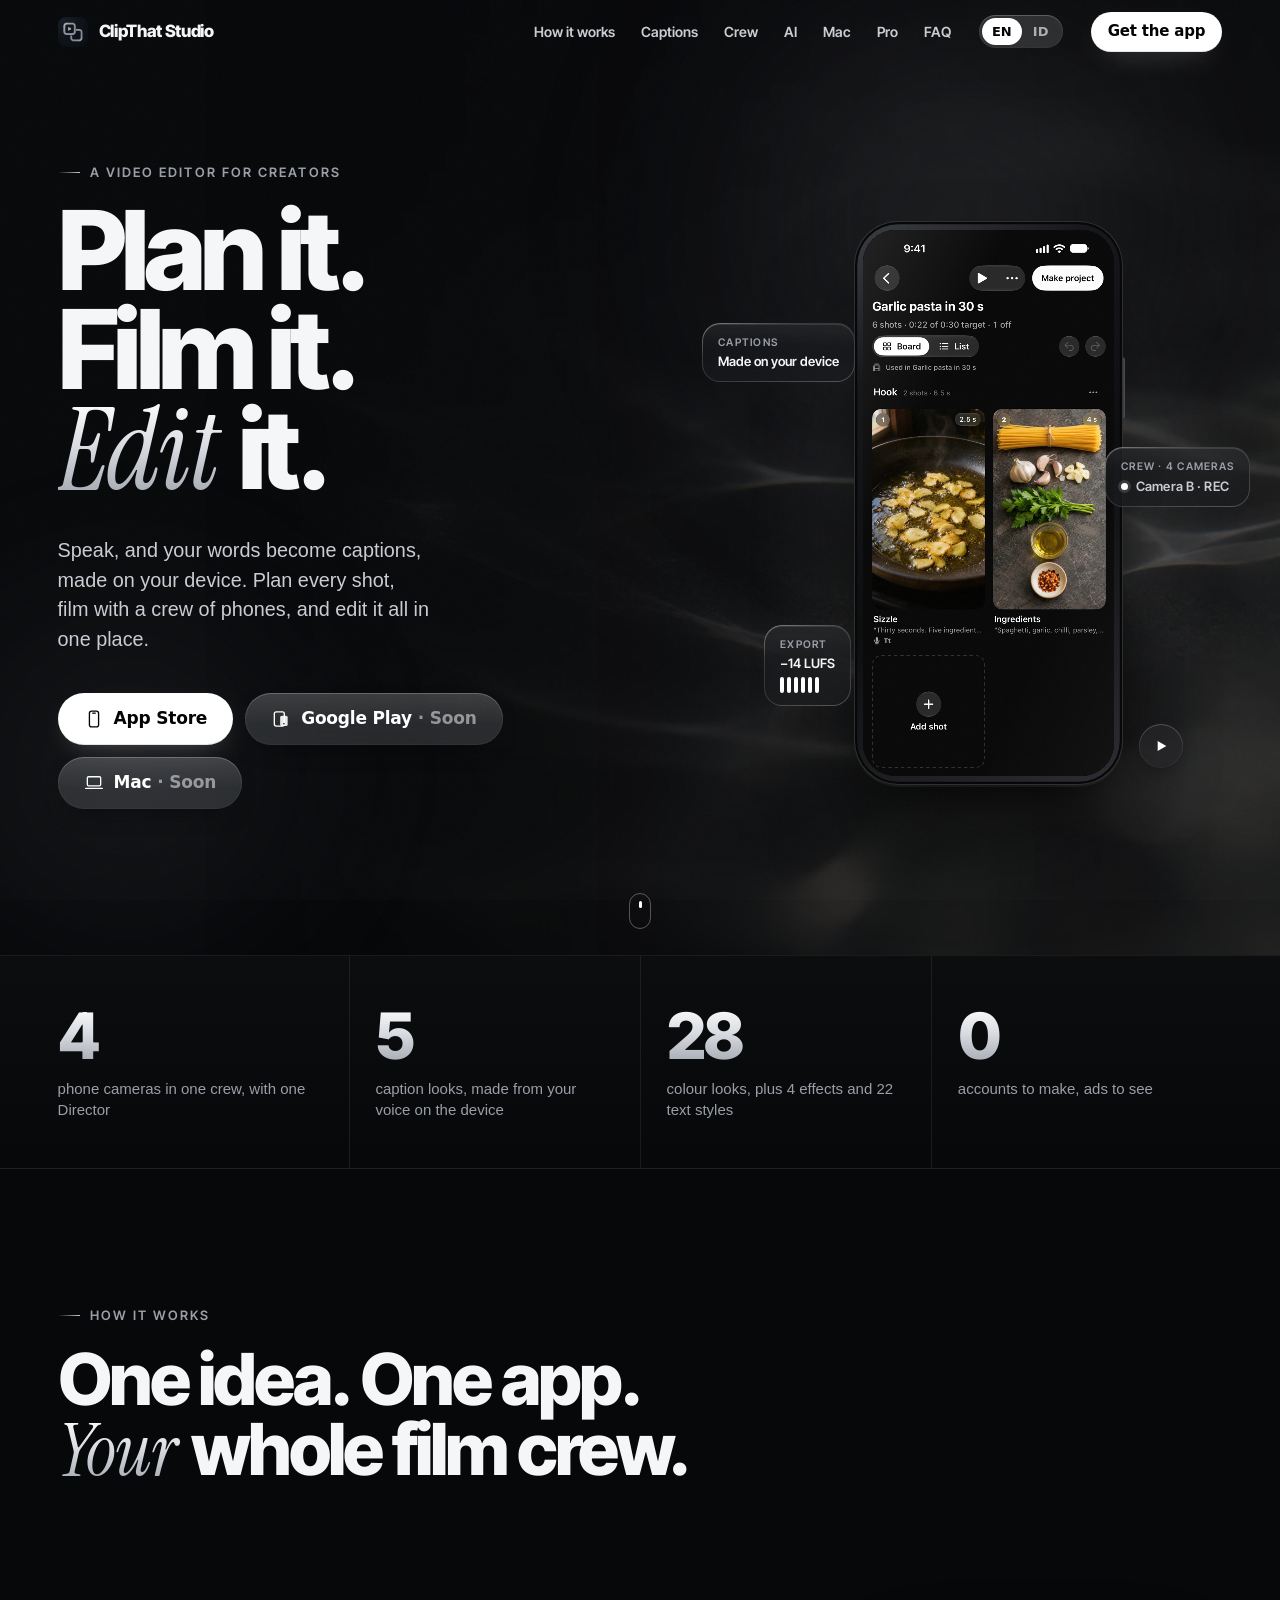
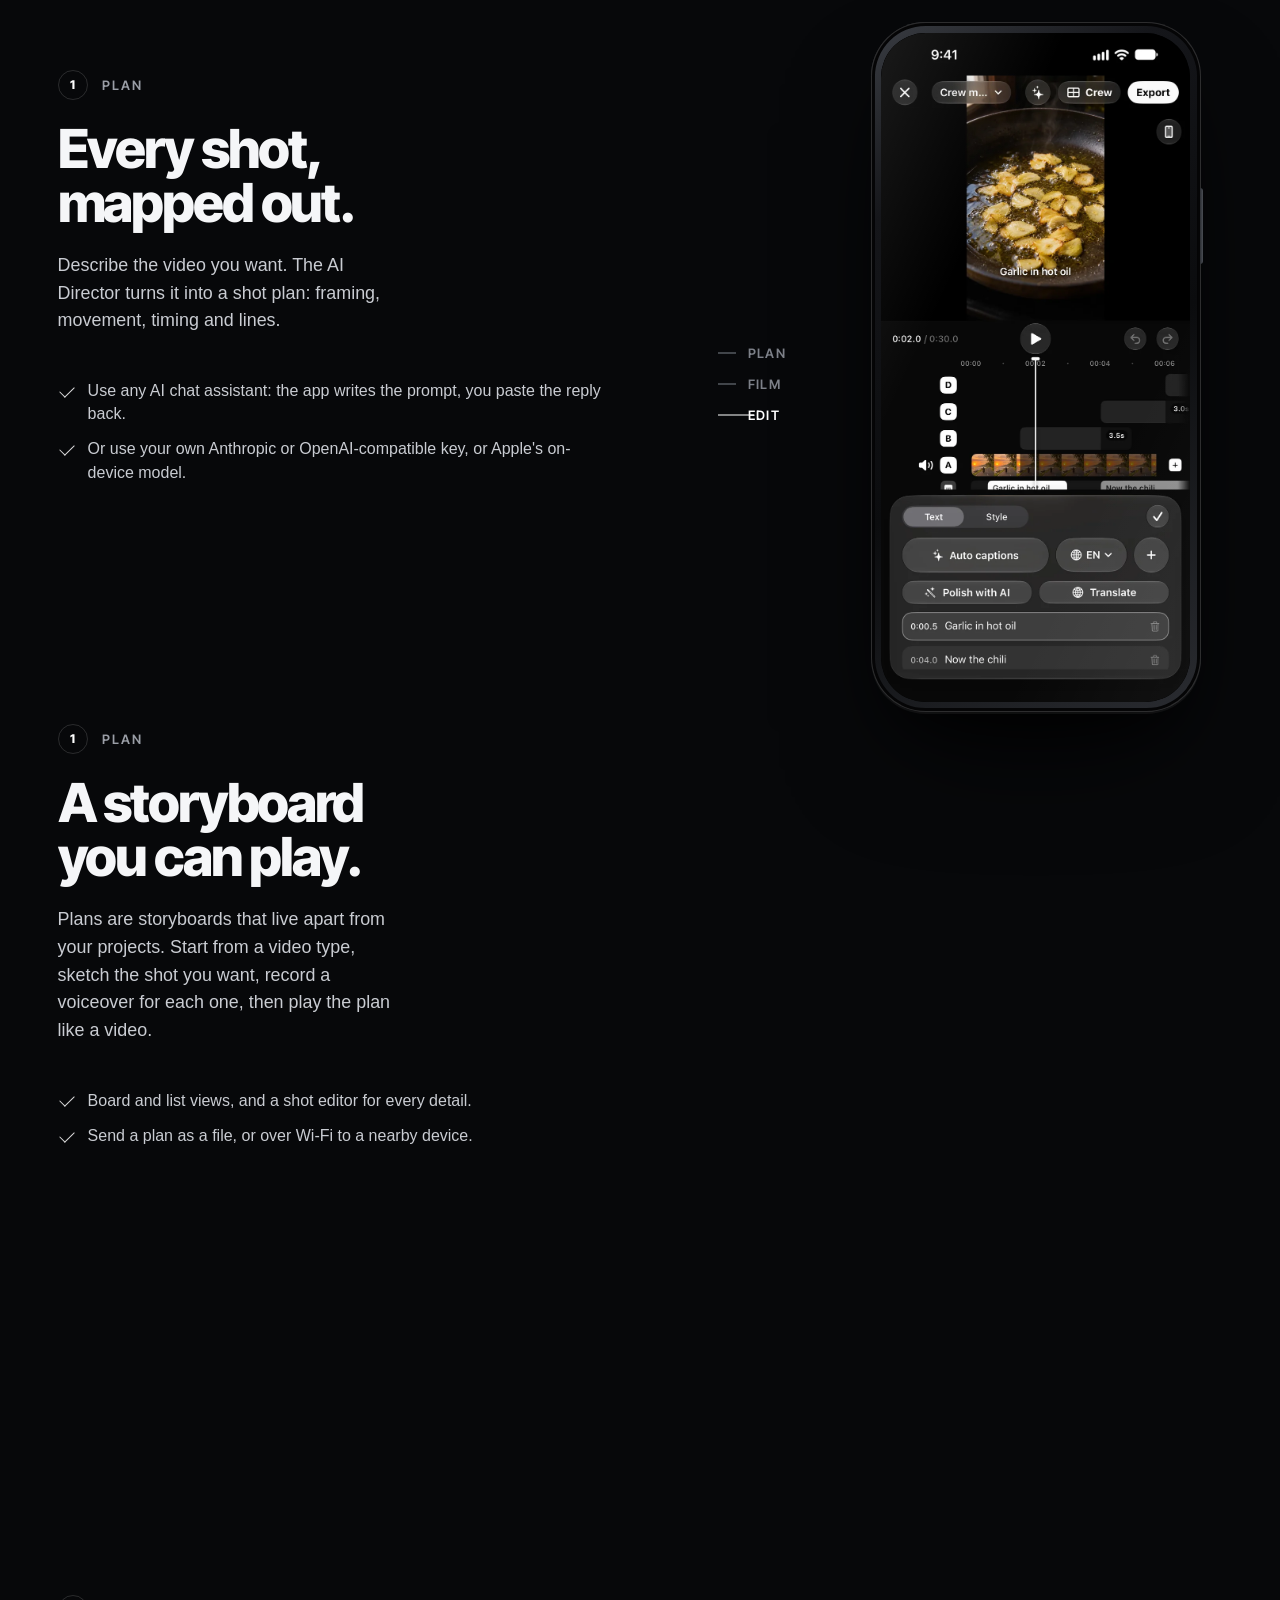
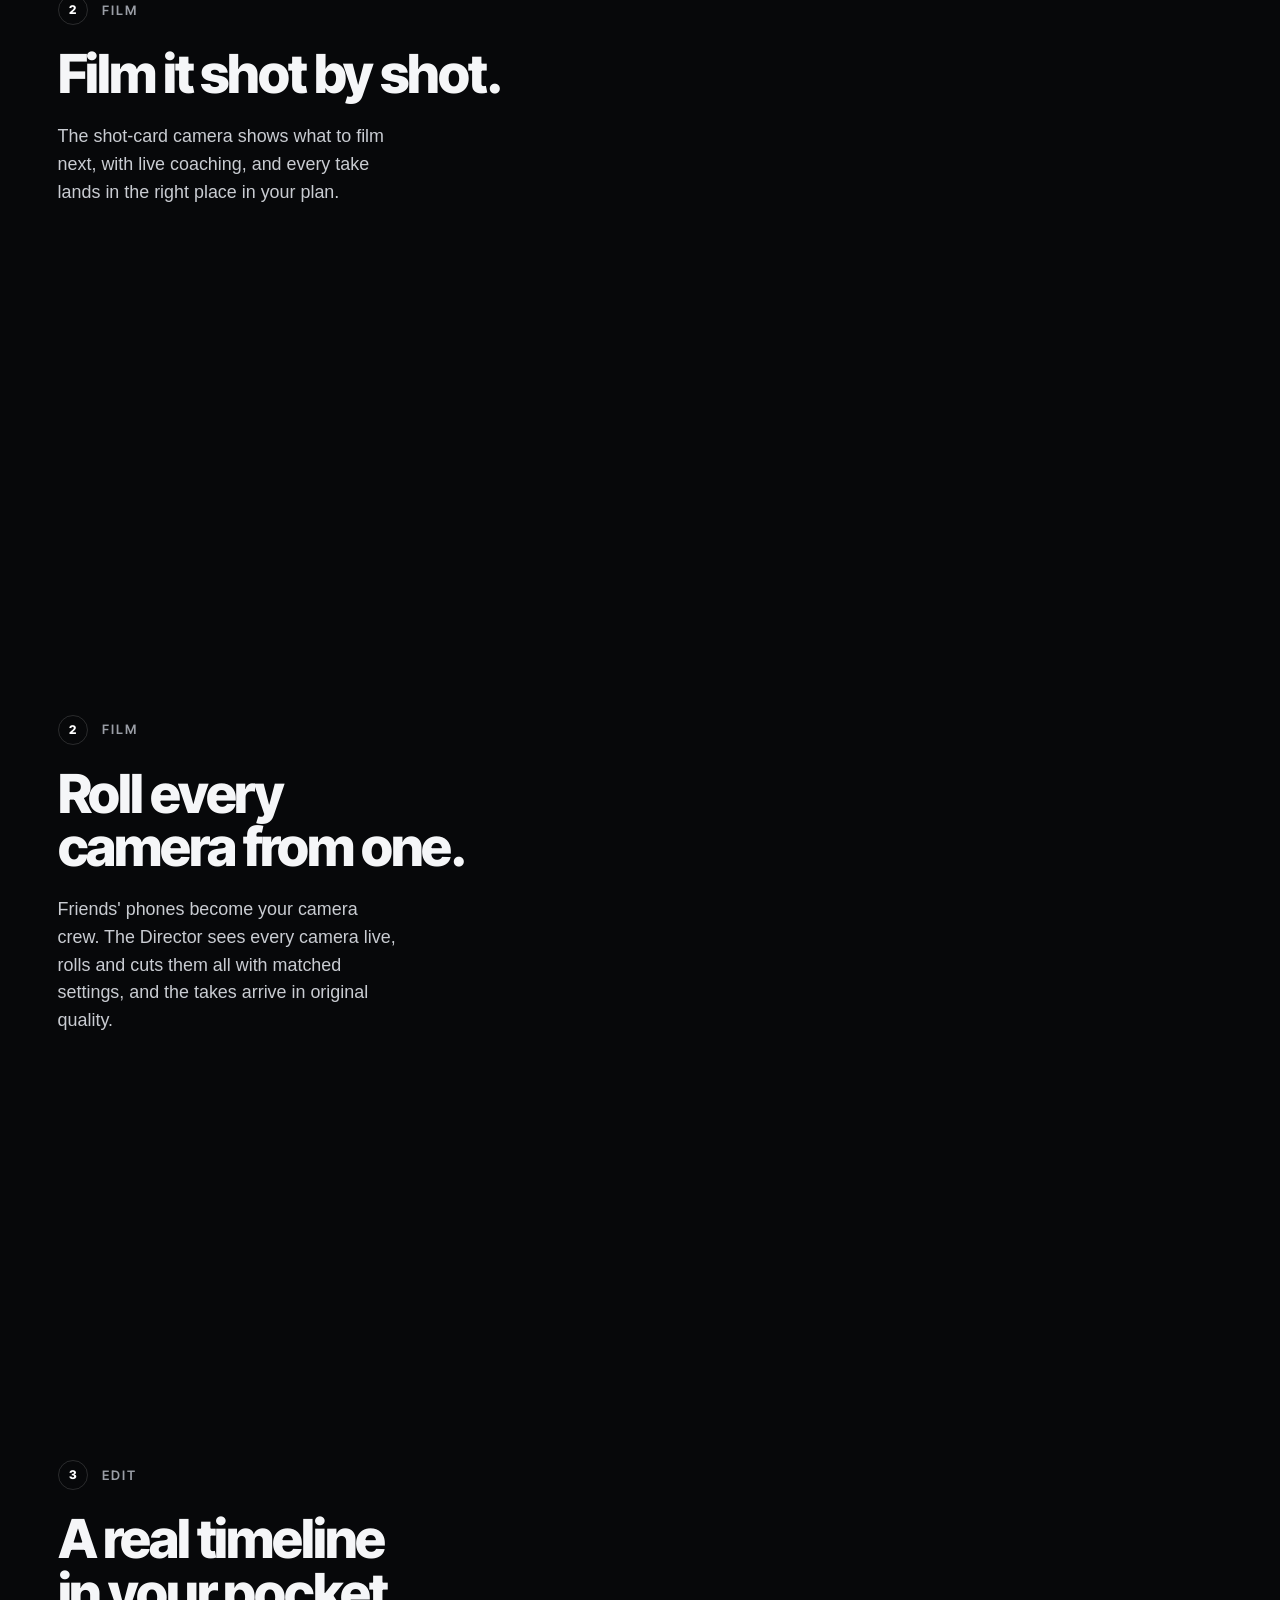
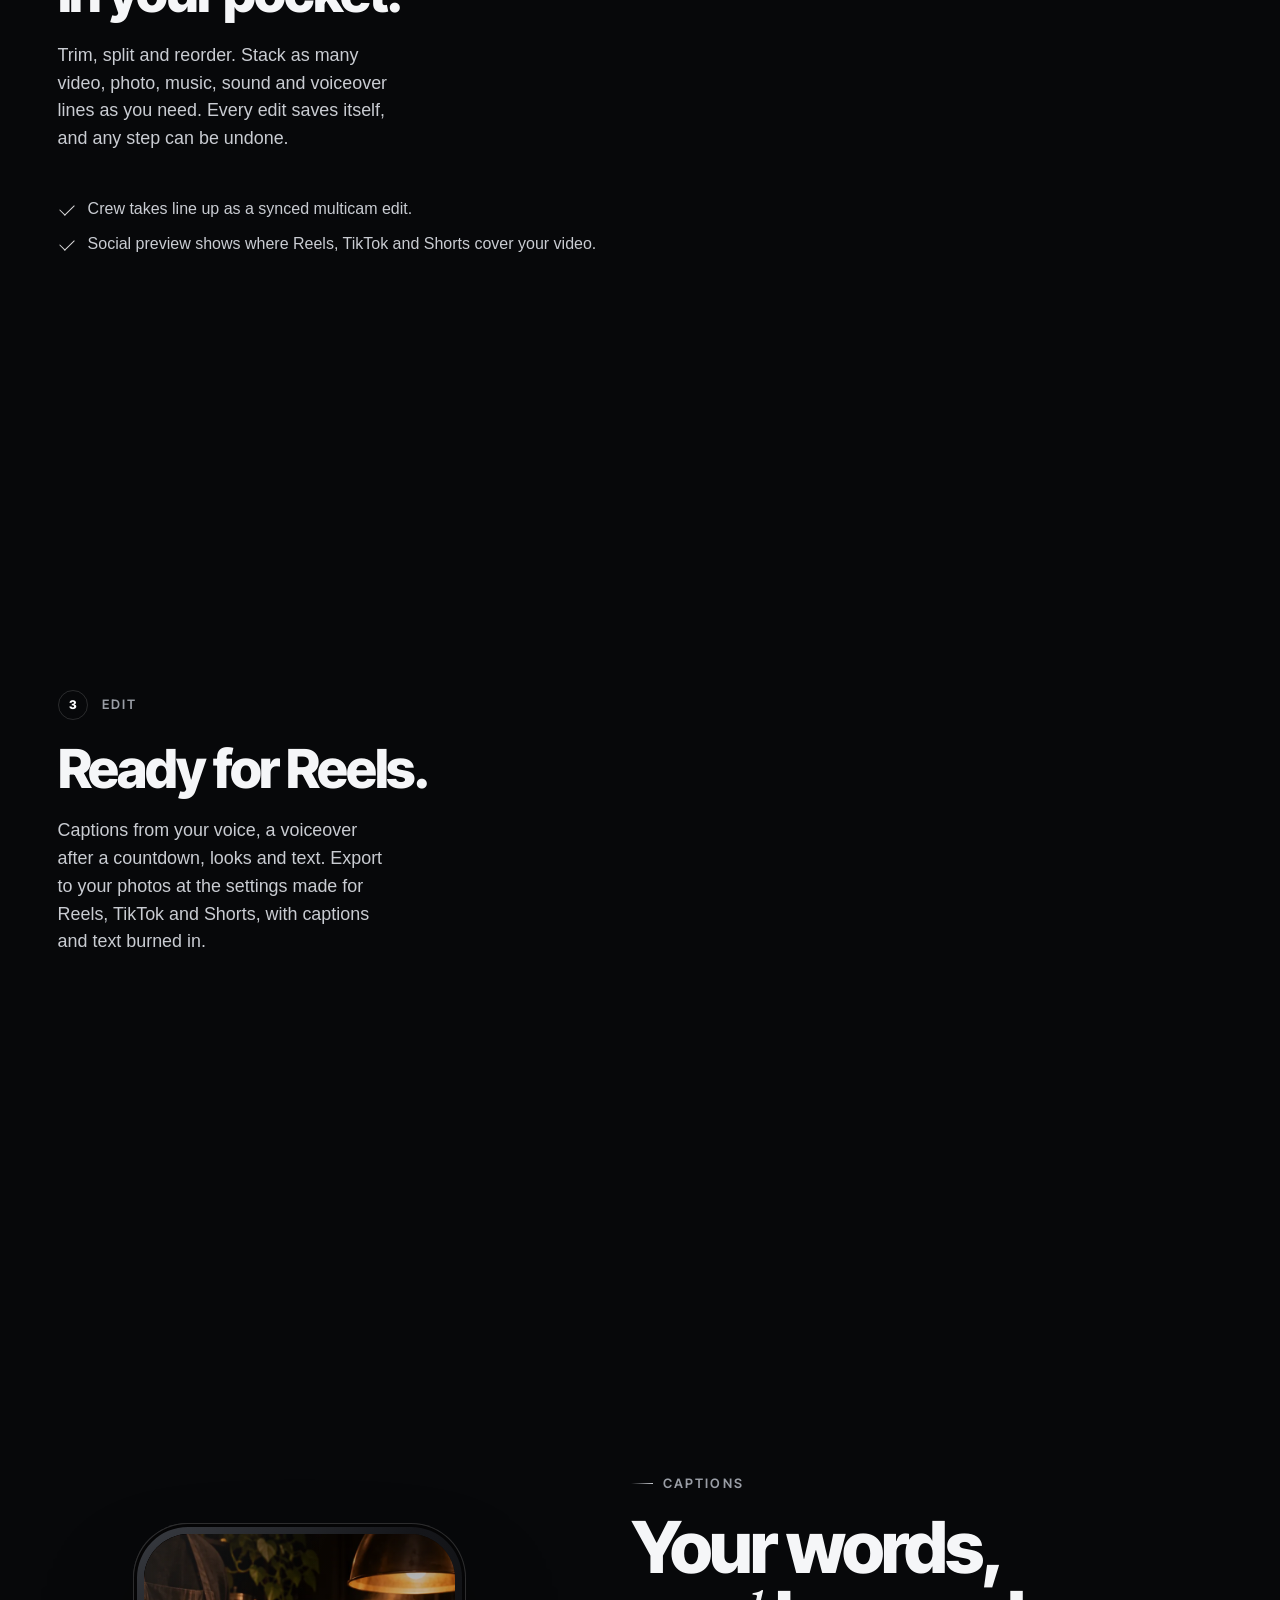
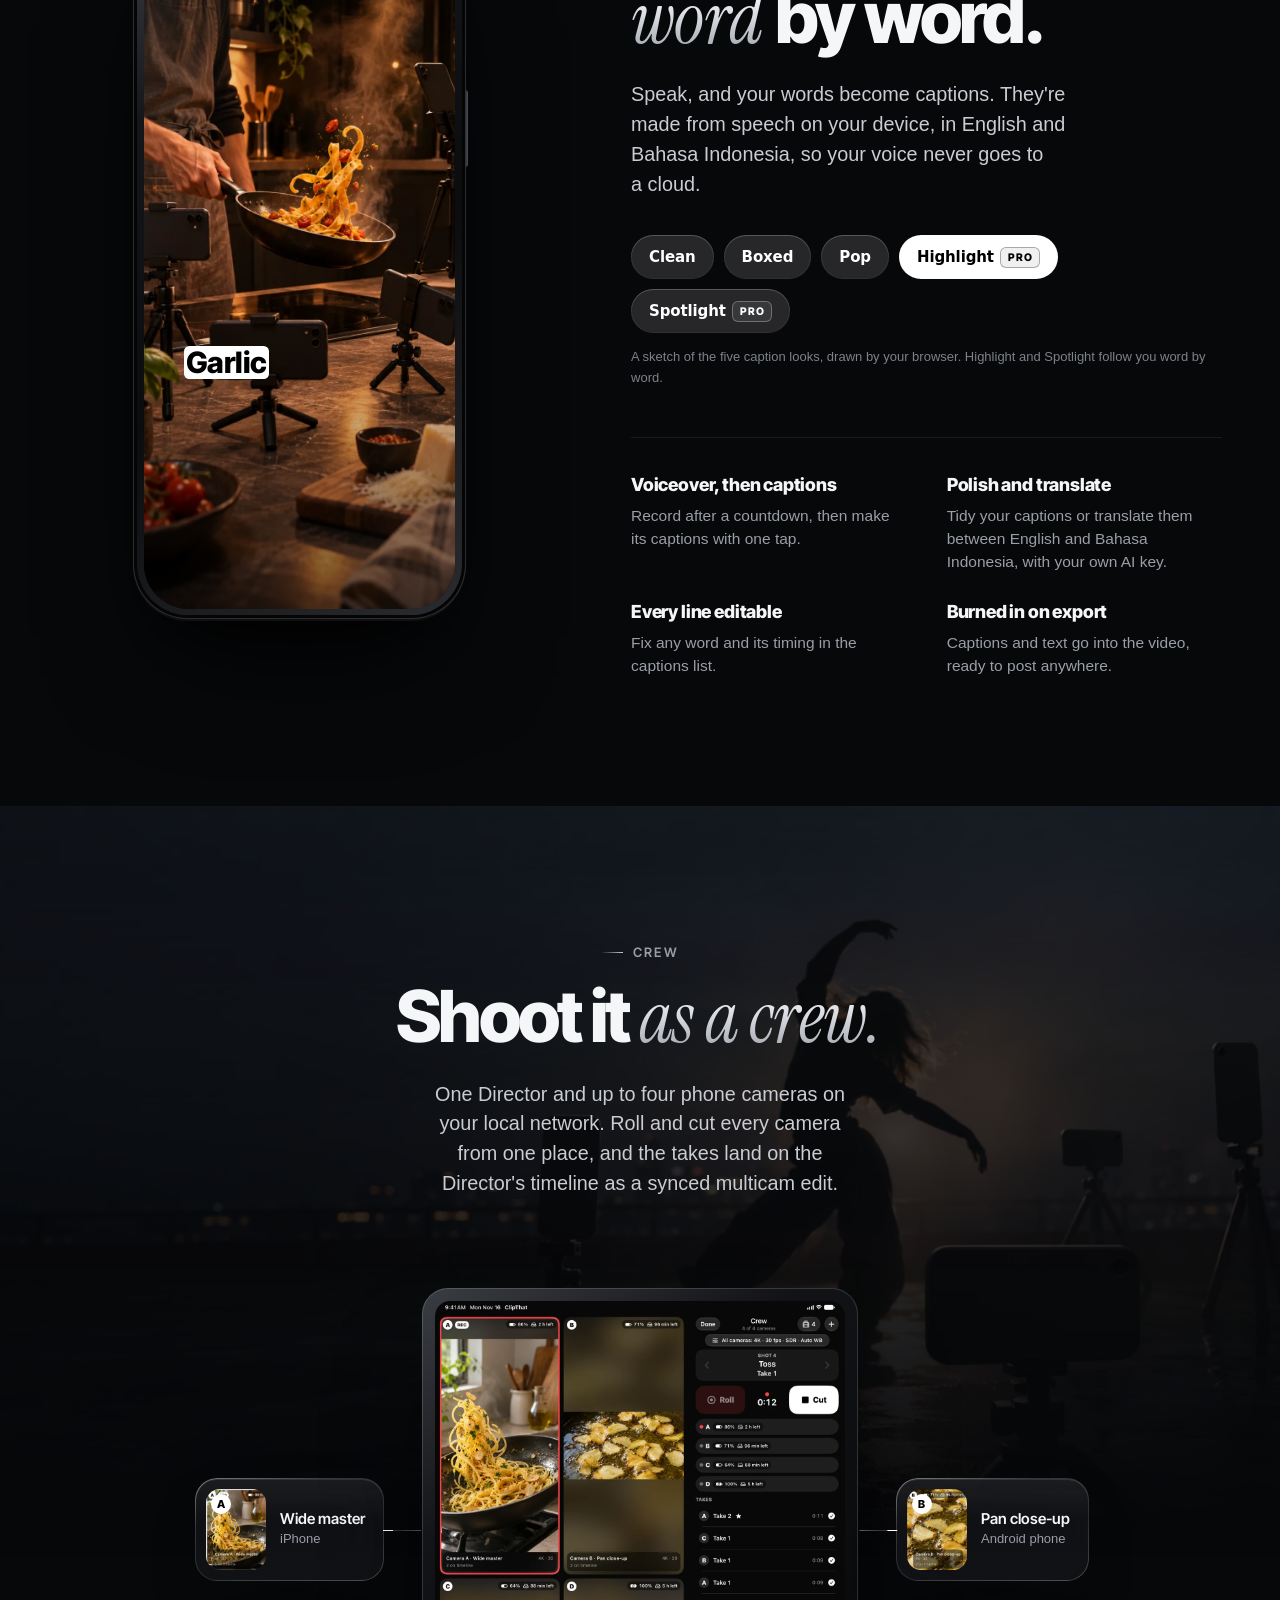
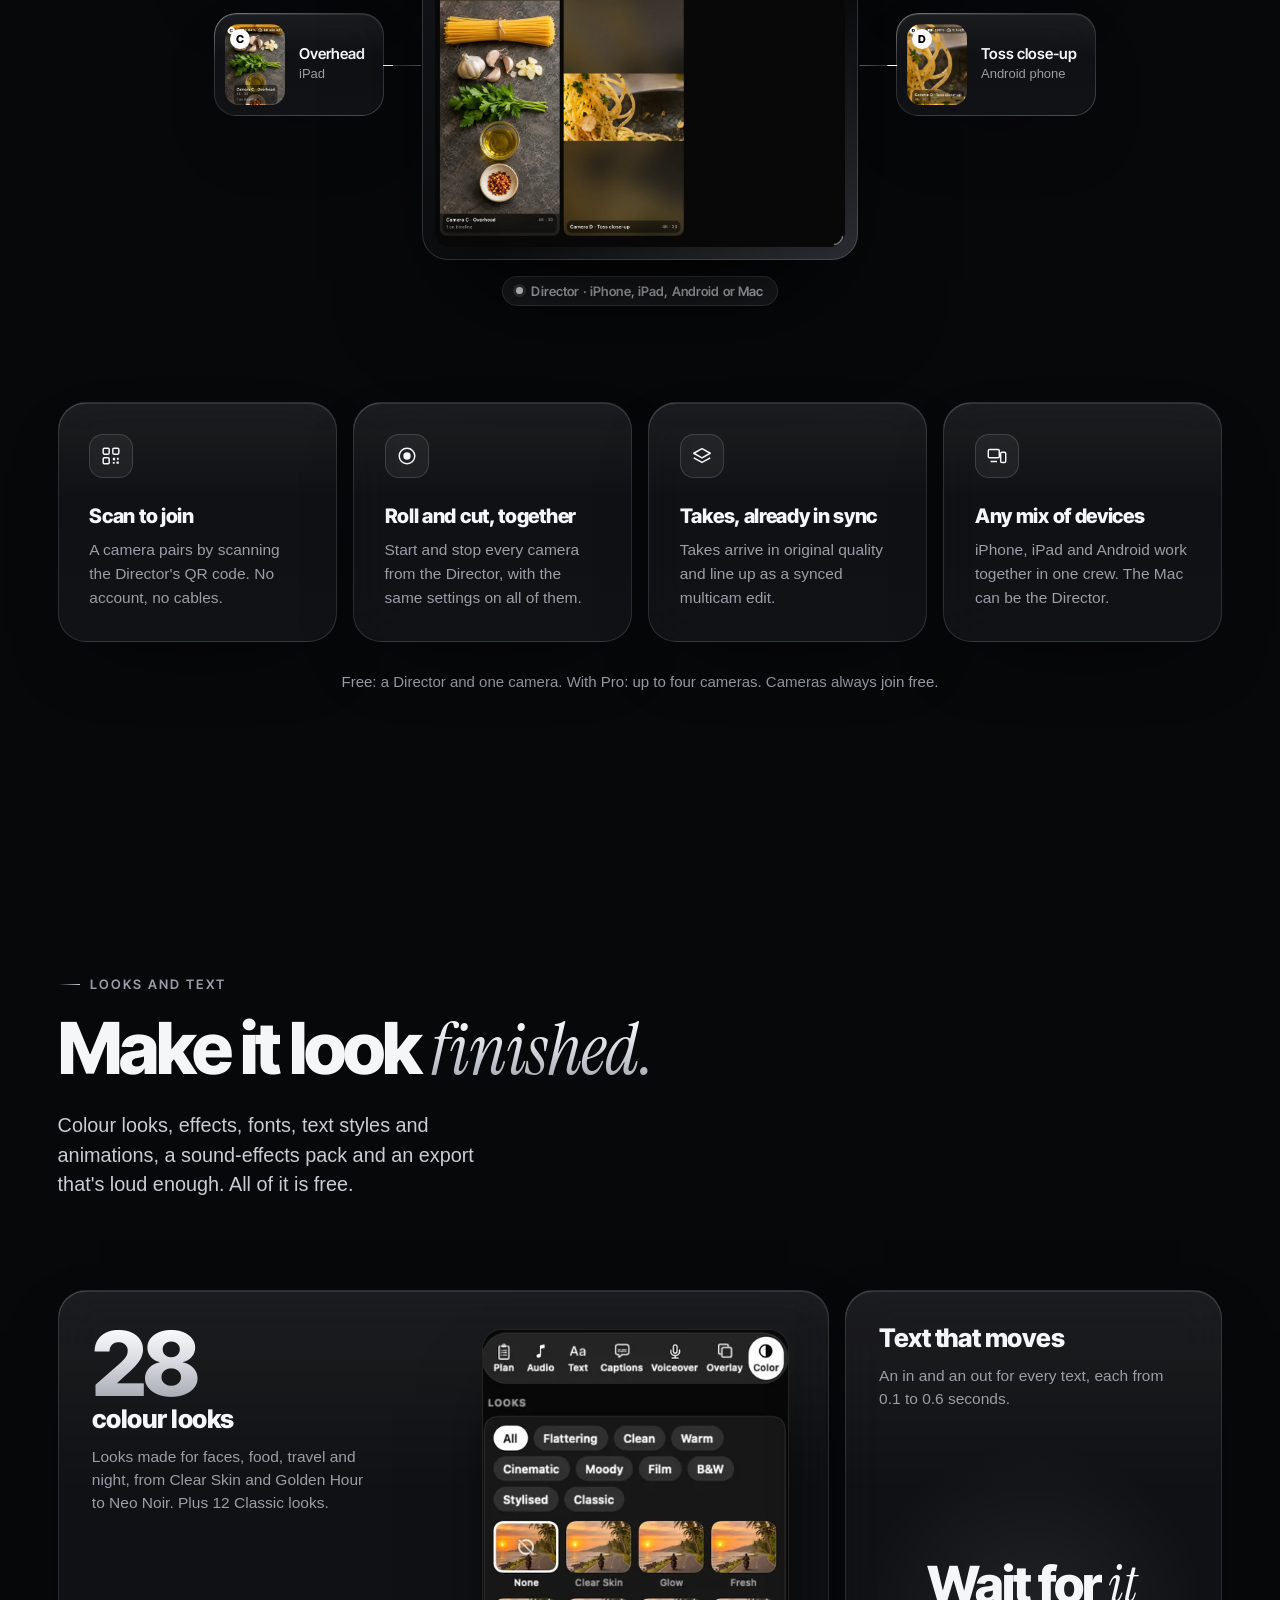
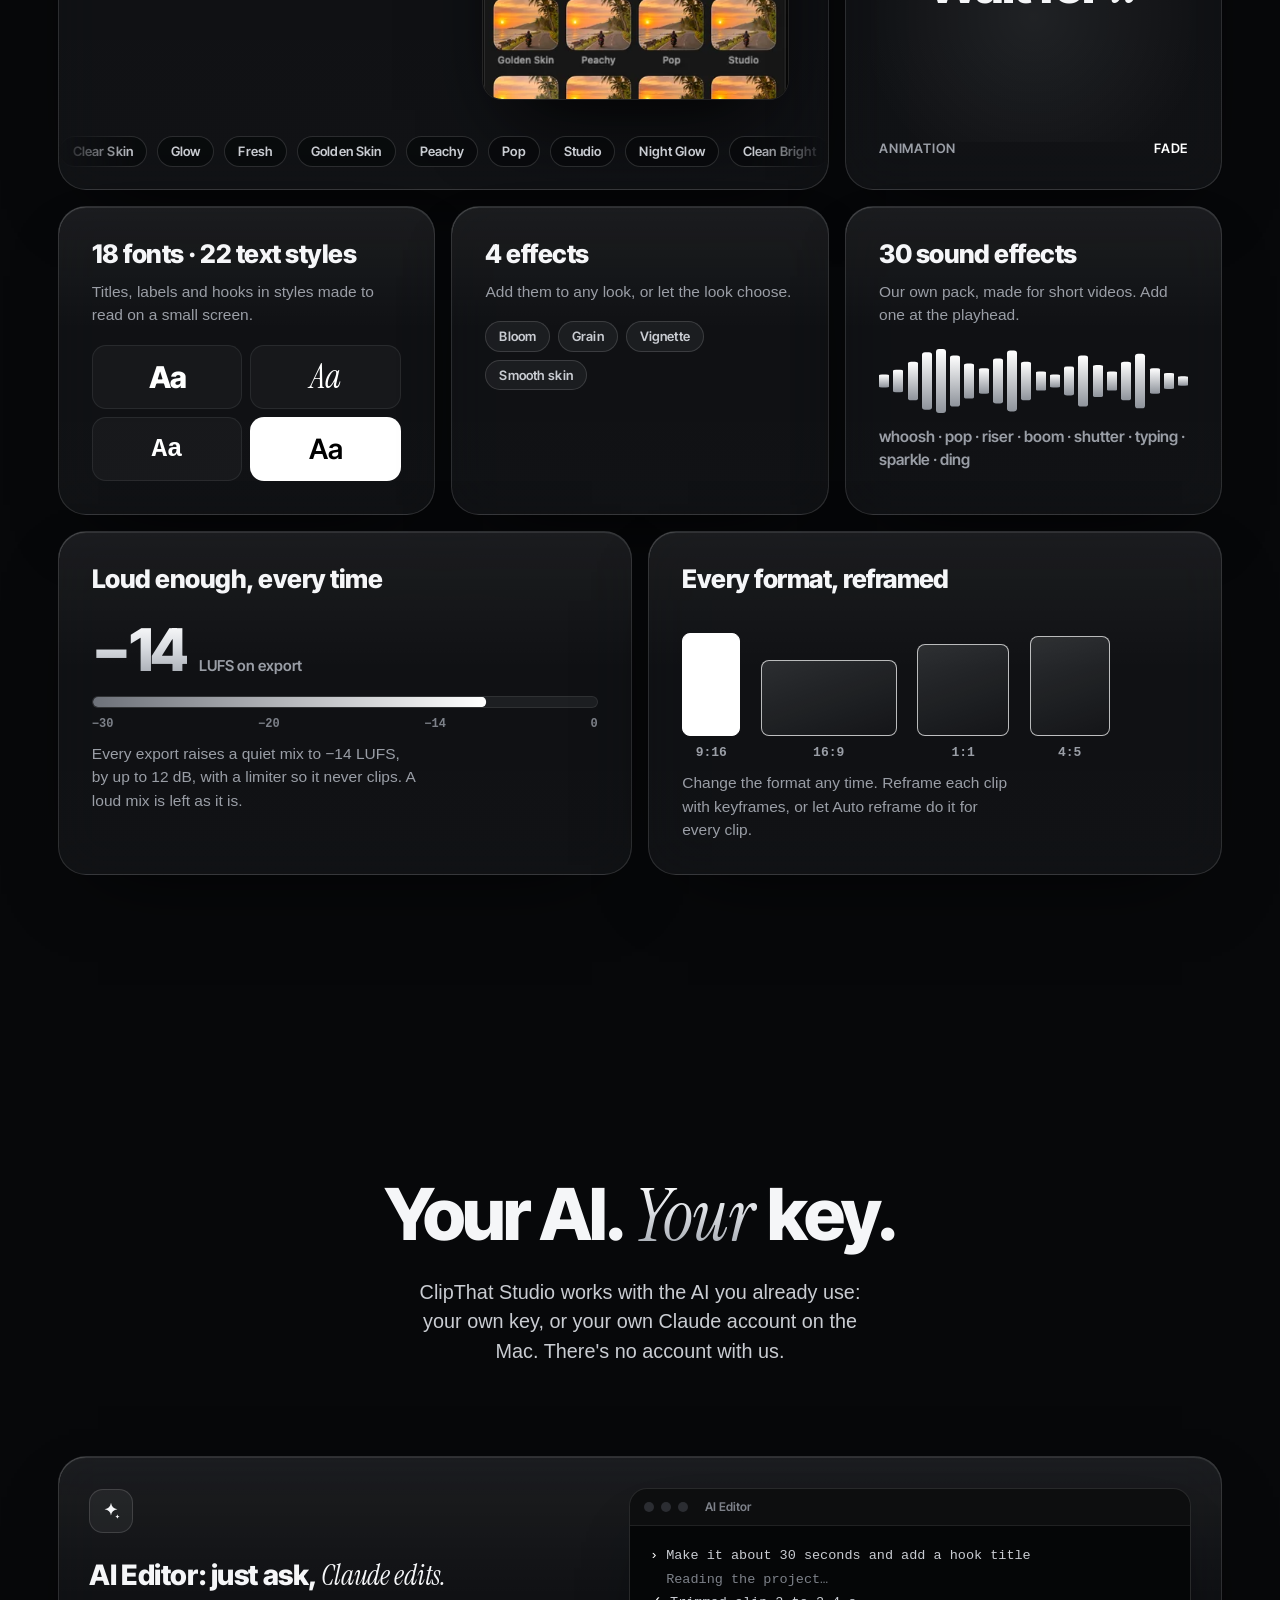
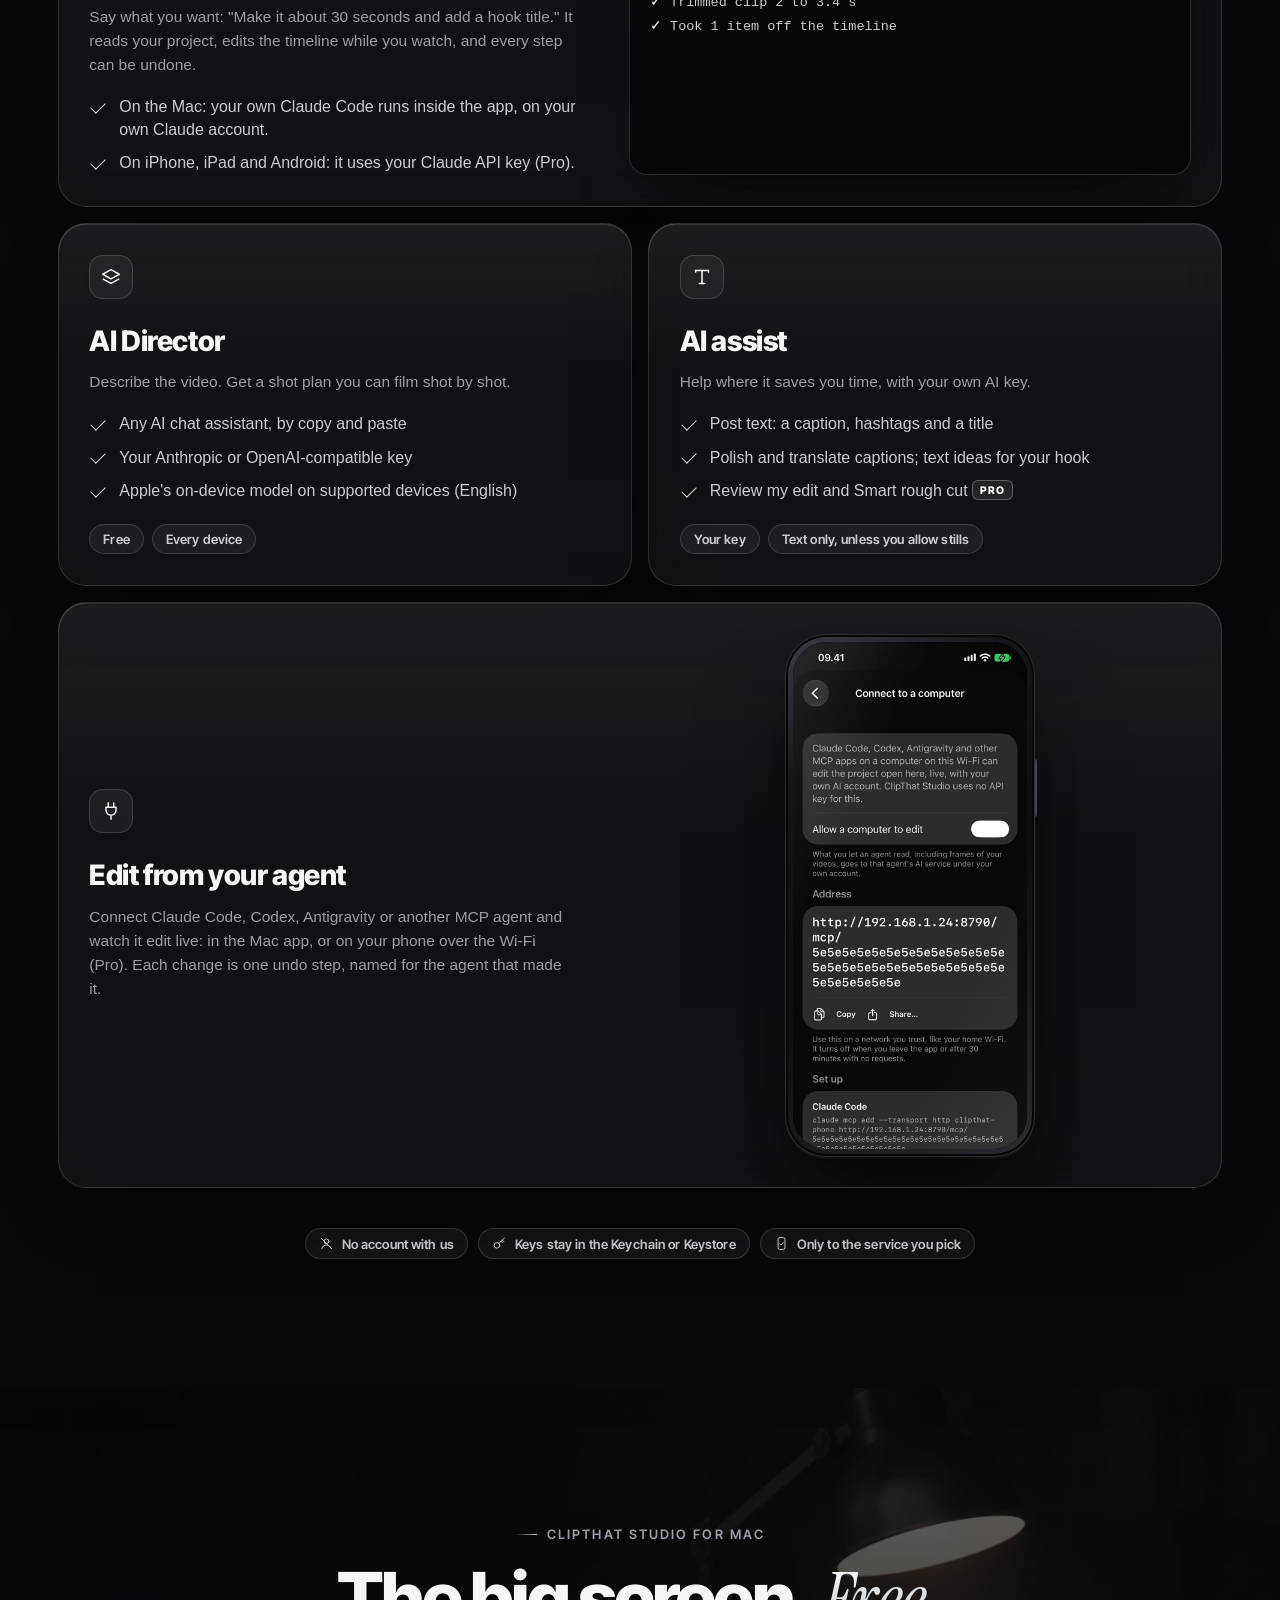
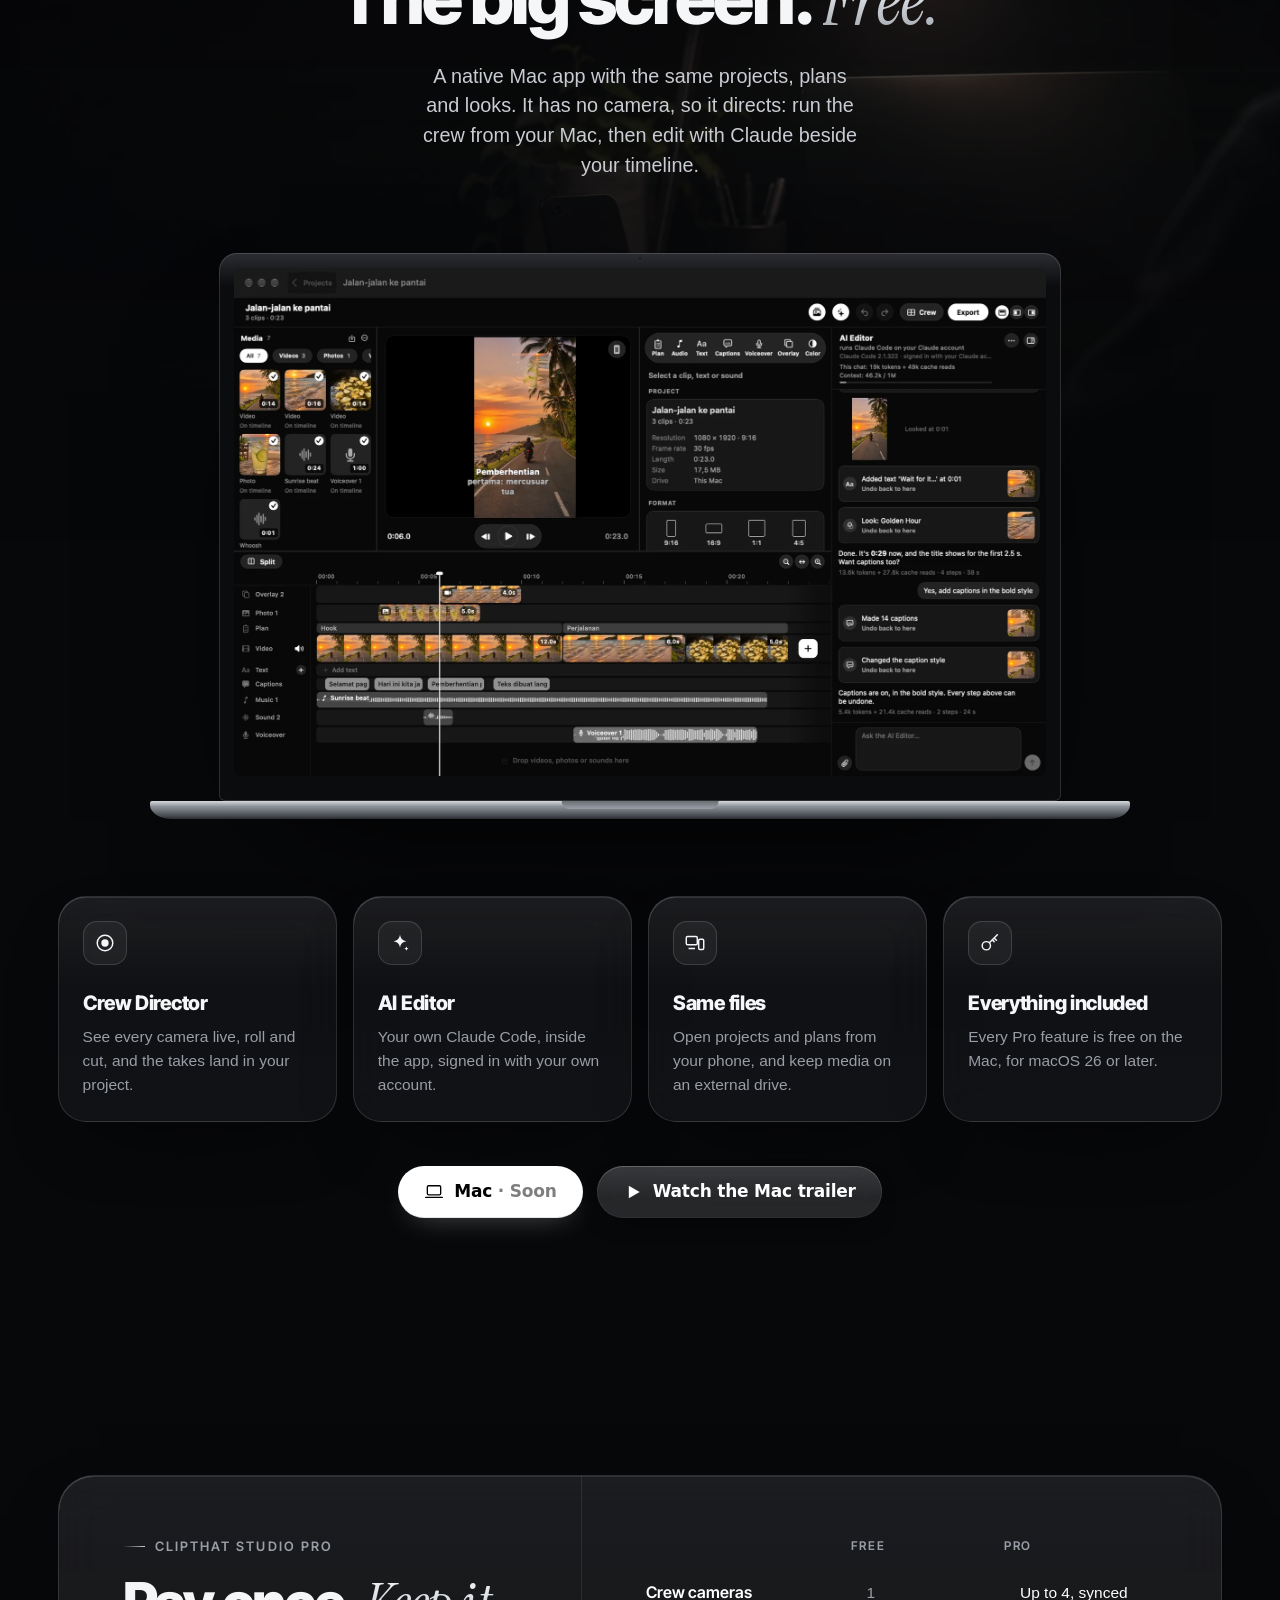
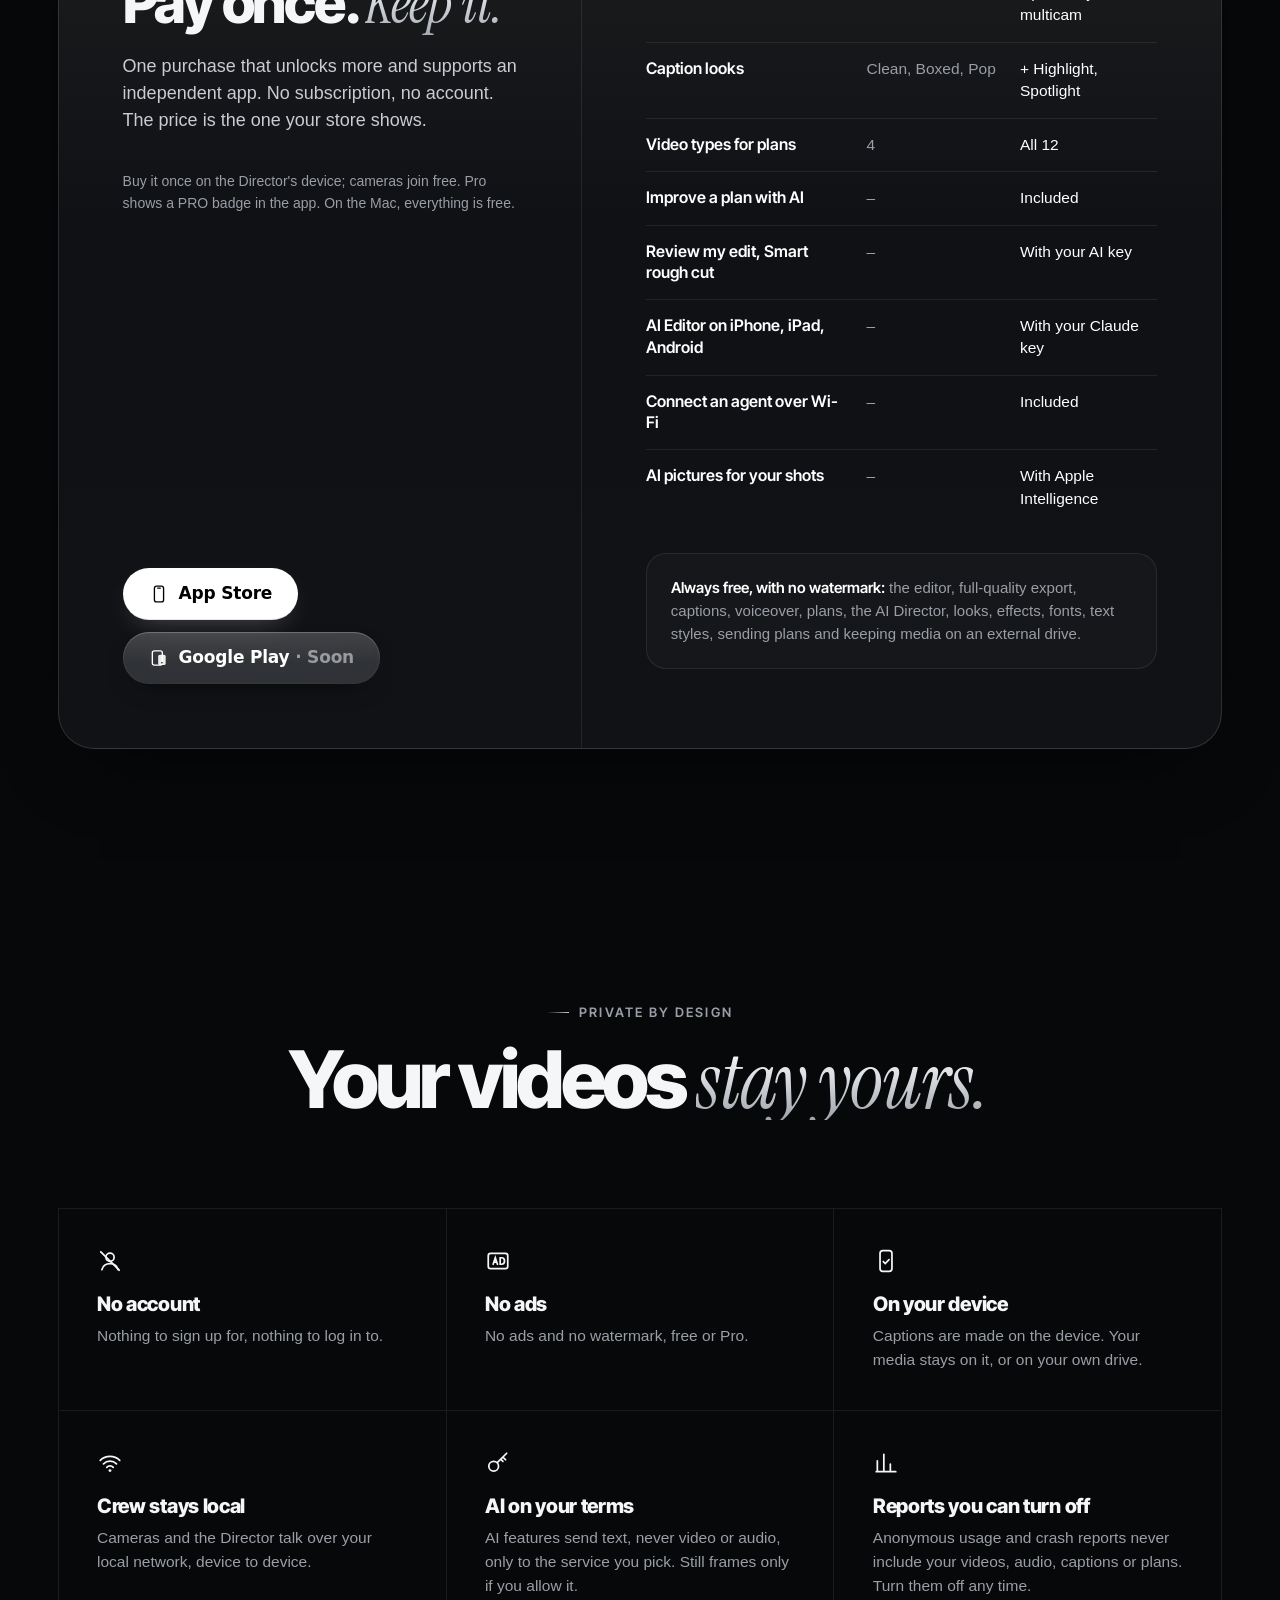
<file: clipthat/index.html>
<!doctype html>
<html lang="en" data-soon="Coming soon">
<head>
<meta charset="utf-8">
<meta name="viewport" content="width=device-width, initial-scale=1, viewport-fit=cover">
<title>ClipThat Studio: plan it, film it, edit it</title>
<meta name="description" content="A video editor for iPhone, iPad, Android and Mac. Captions from your voice made on your device, a crew of phone cameras, AI shot plans and a real timeline. No account.">
<link rel="canonical" href="https://sdmv.my.id/clipthat/">
<link rel="alternate" hreflang="en" href="https://sdmv.my.id/clipthat/">
<link rel="alternate" hreflang="id" href="https://sdmv.my.id/clipthat/id/">
<link rel="alternate" hreflang="x-default" href="https://sdmv.my.id/clipthat/">
<meta name="theme-color" content="#07080a">
<meta name="color-scheme" content="dark">
<link rel="icon" href="media/icon-32.png" sizes="32x32" type="image/png">
<link rel="icon" href="media/icon-192.png" sizes="192x192" type="image/png">
<link rel="apple-touch-icon" href="media/icon-180.png">
<meta property="og:type" content="website">
<meta property="og:site_name" content="ClipThat Studio">
<meta property="og:title" content="ClipThat Studio: plan it, film it, edit it">
<meta property="og:description" content="Captions from your voice, a crew of phone cameras and AI shot plans. For iPhone, iPad, Android and Mac.">
<meta property="og:url" content="https://sdmv.my.id/clipthat/">
<meta property="og:image" content="https://sdmv.my.id/clipthat/media/og-en.jpg">
<meta property="og:image:width" content="1200">
<meta property="og:image:height" content="630">
<meta property="og:image:alt" content="ClipThat Studio: plan it, film it, edit it">
<meta property="og:locale" content="en_US">
<meta property="og:locale:alternate" content="id_ID">
<meta name="twitter:card" content="summary_large_image">
<meta name="twitter:title" content="ClipThat Studio: plan it, film it, edit it">
<meta name="twitter:description" content="Captions from your voice, a crew of phone cameras and AI shot plans. For iPhone, iPad, Android and Mac.">
<meta name="twitter:image" content="https://sdmv.my.id/clipthat/media/og-en.jpg">
<link rel="preload" href="fonts/intertight_800.woff2" as="font" type="font/woff2" crossorigin>
<link rel="preload" href="media/hero-poster.webp?v=20261122c" as="image" type="image/webp" fetchpriority="high">
<link rel="stylesheet" href="site.css?v=20261122c">
<script>document.documentElement.classList.add("js")</script>
<script type="application/ld+json">
{
  "@context": "https://schema.org",
  "@type": "SoftwareApplication",
  "name": "ClipThat Studio",
  "applicationCategory": "MultimediaApplication",
  "operatingSystem": "iOS 26, iPadOS 26, Android 12, macOS 26",
  "description": "A video editor for iPhone, iPad, Android and Mac: captions from your voice made on your device, a crew of up to four phone cameras, AI shot plans and a timeline editor. No account.",
  "url": "https://sdmv.my.id/clipthat/",
  "image": "https://sdmv.my.id/clipthat/media/icon-512.png",
  "screenshot": "https://sdmv.my.id/clipthat/media/og-en.jpg",
  "inLanguage": ["en", "id"],
  "downloadUrl": "https://apps.apple.com/app/id6832819237",
  "sameAs": ["https://apps.apple.com/app/id6832819237"],
  "publisher": { "@type": "Organization", "name": "SDMV", "email": "hello@sdmv.my.id", "url": "https://sdmv.my.id/" }
}
</script>
</head>
<body>
<a class="skip" href="#main">Skip to content</a>

<svg width="0" height="0" style="position:absolute" aria-hidden="true" focusable="false">
  <defs>
    <symbol id="i-phone" viewBox="0 0 24 24"><rect x="6.5" y="2.5" width="11" height="19" rx="2.6" fill="none" stroke="currentColor" stroke-width="1.6"/><path d="M10.5 5h3" stroke="currentColor" stroke-width="1.6" stroke-linecap="round"/></symbol>
    <symbol id="i-android" viewBox="0 0 24 24"><rect x="4" y="3.5" width="12" height="17" rx="2.4" fill="none" stroke="currentColor" stroke-width="1.6"/><rect x="11" y="8" width="9" height="12.5" rx="2" fill="currentColor" opacity=".9"/><circle cx="15.5" cy="17.6" r=".9" fill="#000"/></symbol>
    <symbol id="i-laptop" viewBox="0 0 24 24"><rect x="4" y="4.5" width="16" height="11" rx="1.6" fill="none" stroke="currentColor" stroke-width="1.6"/><path d="M2 18.5h20" stroke="currentColor" stroke-width="1.6" stroke-linecap="round"/></symbol>
    <symbol id="i-play" viewBox="0 0 24 24"><path d="M7 4.5v15l13-7.5z" fill="currentColor"/></symbol>
    <symbol id="i-pause" viewBox="0 0 24 24"><path d="M7 4.5h3.5v15H7zM13.5 4.5H17v15h-3.5z" fill="currentColor"/></symbol>
    <symbol id="i-close" viewBox="0 0 24 24"><path d="M5 5l14 14M19 5L5 19" stroke="currentColor" stroke-width="2" stroke-linecap="round"/></symbol>
    <symbol id="i-arrow" viewBox="0 0 24 24"><path d="M5 12h14M13 6l6 6-6 6" fill="none" stroke="currentColor" stroke-width="1.8" stroke-linecap="round" stroke-linejoin="round"/></symbol>
    <symbol id="i-qr" viewBox="0 0 24 24"><g fill="none" stroke="currentColor" stroke-width="1.6"><rect x="3.5" y="3.5" width="6.5" height="6.5" rx="1.2"/><rect x="14" y="3.5" width="6.5" height="6.5" rx="1.2"/><rect x="3.5" y="14" width="6.5" height="6.5" rx="1.2"/></g><path d="M14 14h2.5v2.5H14zM18 18h2.5v2.5H18zM14 18.5h2v2h-2zM18.5 14h2v2h-2z" fill="currentColor"/></symbol>
    <symbol id="i-rec" viewBox="0 0 24 24"><circle cx="12" cy="12" r="8.5" fill="none" stroke="currentColor" stroke-width="1.6"/><circle cx="12" cy="12" r="4" fill="currentColor"/></symbol>
    <symbol id="i-layers" viewBox="0 0 24 24"><g fill="none" stroke="currentColor" stroke-width="1.6" stroke-linejoin="round"><path d="M3 9l9-5 9 5-9 5z"/><path d="M3 14l9 5 9-5"/></g></symbol>
    <symbol id="i-devices" viewBox="0 0 24 24"><g fill="none" stroke="currentColor" stroke-width="1.6"><rect x="2.5" y="5" width="12" height="9" rx="1.4"/><rect x="16" y="8" width="5.5" height="11" rx="1.4"/><path d="M5 18h7"/></g></symbol>
    <symbol id="i-spark" viewBox="0 0 24 24"><path d="M12 3c.6 4.2 2.8 6.4 7 7-4.2.6-6.4 2.8-7 7-.6-4.2-2.8-6.4-7-7 4.2-.6 6.4-2.8 7-7zM19 15.5c.25 1.6 1 2.3 2.5 2.5-1.5.25-2.25 1-2.5 2.5-.25-1.5-1-2.25-2.5-2.5 1.5-.2 2.25-.9 2.5-2.5z" fill="currentColor"/></symbol>
    <symbol id="i-text" viewBox="0 0 24 24"><path d="M5 6.5V5h14v1.5M12 5v14M9 19h6" fill="none" stroke="currentColor" stroke-width="1.7" stroke-linecap="round"/></symbol>
    <symbol id="i-plug" viewBox="0 0 24 24"><path d="M9 3v5M15 3v5M6.5 8h11v3a5.5 5.5 0 0 1-11 0zM12 16.5V21" fill="none" stroke="currentColor" stroke-width="1.6" stroke-linecap="round" stroke-linejoin="round"/></symbol>
    <symbol id="i-user-off" viewBox="0 0 24 24"><g fill="none" stroke="currentColor" stroke-width="1.6" stroke-linecap="round"><circle cx="12" cy="8.5" r="3.8"/><path d="M4.5 20c1-3.6 4-5.5 7.5-5.5s6.5 1.9 7.5 5.5"/><path d="M3.5 3.5l17 17"/></g></symbol>
    <symbol id="i-noads" viewBox="0 0 24 24"><g fill="none" stroke="currentColor" stroke-width="1.6" stroke-linecap="round"><rect x="3" y="5" width="18" height="14" rx="2.2"/><path d="M7.5 15l2-6 2 6M8.2 13h2.6M14 9v6h1.4a2.6 3 0 0 0 0-6z"/></g></symbol>
    <symbol id="i-device" viewBox="0 0 24 24"><g fill="none" stroke="currentColor" stroke-width="1.6" stroke-linecap="round"><rect x="6.5" y="2.5" width="11" height="19" rx="2.6"/><path d="M9.5 12.5l1.8 1.8 3.5-3.6"/></g></symbol>
    <symbol id="i-wifi" viewBox="0 0 24 24"><g fill="none" stroke="currentColor" stroke-width="1.6" stroke-linecap="round"><path d="M3 9.5a13 13 0 0 1 18 0M6 12.8a8.6 8.6 0 0 1 12 0M9 16a4.2 4.2 0 0 1 6 0"/></g><circle cx="12" cy="19" r="1.3" fill="currentColor"/></symbol>
    <symbol id="i-key" viewBox="0 0 24 24"><g fill="none" stroke="currentColor" stroke-width="1.6" stroke-linecap="round"><circle cx="8" cy="15" r="4.5"/><path d="M11.3 11.7L20 3M16.5 6.5l2.5 2.5M14.5 8.5l2 2"/></g></symbol>
    <symbol id="i-chart" viewBox="0 0 24 24"><g fill="none" stroke="currentColor" stroke-width="1.6" stroke-linecap="round"><path d="M4 20V10M10 20V4M16 20v-7M21 20H3"/></g></symbol>
  </defs>
</svg>

<div class="grain" aria-hidden="true"></div>

<header class="nav" id="top">
  <div class="wrap">
    <a class="brand" href="#top" aria-label="ClipThat Studio, back to top">
      <img src="media/icon-192.png" alt="" width="30" height="30">
      <span>ClipThat Studio</span>
    </a>
    <nav class="nav-links" aria-label="Sections">
      <a href="#story">How it works</a>
      <a href="#captions">Captions</a>
      <a href="#crew">Crew</a>
      <a href="#ai">AI</a>
      <a href="#mac">Mac</a>
      <a href="#pro">Pro</a>
      <a href="#faq">FAQ</a>
    </nav>
    <div class="lang" role="group" aria-label="Language">
      <a href="./" hreflang="en" lang="en" aria-current="true">EN</a>
      <a href="id/" hreflang="id" lang="id">ID</a>
    </div>
    <a class="btn btn-primary" href="#get">Get the app</a>
  </div>
</header>

<main id="main">

<!-- 1 · Hero -->
<section class="hero" aria-labelledby="hero-title">
  <div class="hero-bg" aria-hidden="true"><div class="orb o1"></div><div class="orb o2"></div></div>
  <div class="wrap">
    <div class="hero-copy">
      <p class="eyebrow reveal">A video editor for creators</p>
      <h1 id="hero-title" class="split">
        <span class="line">Plan it.</span>
        <span class="line">Film it.</span>
        <span class="line"><span class="serif silver">Edit</span> it.</span>
      </h1>
      <p class="lede reveal" style="--delay:.35s">Speak, and your words become captions, made on your device. Plan every shot, film with a crew of phones, and edit it all in one place.</p>
      <div class="stores reveal" style="--delay:.45s">
        <a class="btn btn-primary store-btn" data-store="appStore" href="https://apps.apple.com/app/id6832819237" rel="noopener">
          <svg aria-hidden="true"><use href="#i-phone"/></svg>
          <span class="lbl"><span class="name">App Store</span><span class="soon-tag">&nbsp;·&nbsp;Soon</span></span>
        </a>
        <a class="btn btn-glass store-btn is-soon" data-store="googlePlay" aria-disabled="true">
          <svg aria-hidden="true"><use href="#i-android"/></svg>
          <span class="lbl"><span class="name">Google Play</span><span class="soon-tag">&nbsp;·&nbsp;Soon</span></span>
        </a>
        <a class="btn btn-glass store-btn is-soon" data-store="mac" aria-disabled="true">
          <svg aria-hidden="true"><use href="#i-laptop"/></svg>
          <span class="lbl"><span class="name">Mac</span><span class="soon-tag">&nbsp;·&nbsp;Soon</span></span>
        </a>
      </div>
      <ul class="platforms reveal" style="--delay:.55s" aria-label="Platforms">
        <li>iPhone</li><li>iPad</li><li>Android</li><li>Mac</li>
      </ul>
    </div>

    <div class="hero-stage reveal-scale" style="--delay:.2s">
      <div class="halo" aria-hidden="true"></div>
      <div class="phone" data-parallax="-0.06">
        <div class="screen">
          <video id="hero-video" muted loop playsinline preload="none" poster="media/hero-poster.webp?v=20261122c" width="720" height="1564" aria-label="ClipThat Studio in use: a plan, a crew of phones and the editor">
            <source src="media/hero.webm?v=20261122c" type="video/webm">
            <source src="media/hero.mp4?v=20261122c" type="video/mp4">
          </video>
          <div class="glare"></div>
        </div>
        <button class="media-toggle" type="button" aria-pressed="true" aria-controls="hero-video" aria-label="Pause the video" data-label-play="Play the video" data-label-pause="Pause the video">
          <svg class="i-pause" aria-hidden="true"><use href="#i-pause"/></svg>
          <svg class="i-play" aria-hidden="true"><use href="#i-play"/></svg>
        </button>
      </div>
      <div class="float glass f1" data-parallax="0.1" aria-hidden="true"><small>Captions</small>Made on your device</div>
      <div class="float glass f2" data-parallax="0.18" aria-hidden="true"><small>Crew · 4 cameras</small><span class="chip rec" style="padding:0;border:0;background:none"><span class="dot"></span>Camera B · REC</span></div>
      <div class="float glass f3" data-parallax="0.05" aria-hidden="true"><small>Export</small>−14 LUFS<span class="meter"><i></i><i></i><i></i><i></i><i></i><i></i></span></div>
    </div>
  </div>
  <a class="scroll-cue" href="#story" aria-label="Scroll to how it works"></a>
</section>

<!-- Facts -->
<section class="facts" aria-label="At a glance">
  <div class="wrap">
    <ul>
      <li class="reveal"><b class="silver">4</b><span>phone cameras in one crew, with one Director</span></li>
      <li class="reveal" style="--delay:.08s"><b class="silver">5</b><span>caption looks, made from your voice on the device</span></li>
      <li class="reveal" style="--delay:.16s"><b class="silver">28</b><span>colour looks, plus 4 effects and 22 text styles</span></li>
      <li class="reveal" style="--delay:.24s"><b class="silver">0</b><span>accounts to make, ads to see</span></li>
    </ul>
  </div>
</section>

<!-- 2 · Story -->
<section class="section story" id="story" aria-labelledby="story-title">
  <div class="wrap">
    <div class="section-head">
      <p class="eyebrow reveal">How it works</p>
      <h2 id="story-title" class="h2 split">One idea. One app. <span class="serif silver">Your</span> whole film crew.</h2>
    </div>
    <div class="grid">
      <div class="story-steps">
        <article class="beat" data-screen="0" data-step="plan">
          <p class="step-label"><b>1</b>Plan</p>
          <h3>Every shot, mapped out.</h3>
          <p>Describe the video you want. The AI Director turns it into a shot plan: framing, movement, timing and lines.</p>
          <ul class="ticks">
            <li>Use any AI chat assistant: the app writes the prompt, you paste the reply back.</li>
            <li>Or use your own Anthropic or OpenAI-compatible key, or Apple's on-device model.</li>
          </ul>
          <div class="inline-phone"><div class="phone"><div class="screen"><img src="media/screens/ai-plan.webp" alt="The AI Director's shot plan for a garlic pasta video: Sizzle, Ingredients, Boil and Toss, each with framing and timing" width="780" height="1695" loading="lazy" decoding="async"><div class="glare"></div></div></div></div>
        </article>
        <article class="beat" data-screen="1" data-step="plan">
          <p class="step-label"><b>1</b>Plan</p>
          <h3>A storyboard you can play.</h3>
          <p>Plans are storyboards that live apart from your projects. Start from a video type, sketch the shot you want, record a voiceover for each one, then play the plan like a video.</p>
          <ul class="ticks">
            <li>Board and list views, and a shot editor for every detail.</li>
            <li>Send a plan as a file, or over Wi-Fi to a nearby device.</li>
          </ul>
          <div class="inline-phone"><div class="phone"><div class="screen"><img src="media/screens/plans-board.webp" alt="A plan on the board view: shot cards with pictures, titles and timings" width="780" height="1695" loading="lazy" decoding="async"><div class="glare"></div></div></div></div>
        </article>
        <article class="beat" data-screen="2" data-step="film">
          <p class="step-label"><b>2</b>Film</p>
          <h3>Film it shot by shot.</h3>
          <p>The shot-card camera shows what to film next, with live coaching, and every take lands in the right place in your plan.</p>
          <div class="inline-phone"><div class="phone"><div class="screen"><img src="media/screens/crew-camera.webp" alt="The camera with a shot card: you're camera B, hands close-up, shot 3 of 4" width="780" height="1695" loading="lazy" decoding="async"><div class="glare"></div></div></div></div>
        </article>
        <article class="beat" data-screen="3" data-step="film">
          <p class="step-label"><b>2</b>Film</p>
          <h3>Roll every camera from one.</h3>
          <p>Friends' phones become your camera crew. The Director sees every camera live, rolls and cuts them all with matched settings, and the takes arrive in original quality.</p>
          <div class="inline-phone"><div class="phone"><div class="screen"><img src="media/screens/crew.webp" alt="The Director's crew screen: four camera views, A to D, and a Roll all cameras button" width="780" height="1695" loading="lazy" decoding="async"><div class="glare"></div></div></div></div>
        </article>
        <article class="beat" data-screen="4" data-step="edit">
          <p class="step-label"><b>3</b>Edit</p>
          <h3>A real timeline in your pocket.</h3>
          <p>Trim, split and reorder. Stack as many video, photo, music, sound and voiceover lines as you need. Every edit saves itself, and any step can be undone.</p>
          <ul class="ticks">
            <li>Crew takes line up as a synced multicam edit.</li>
            <li>Social preview shows where Reels, TikTok and Shorts cover your video.</li>
          </ul>
          <div class="inline-phone"><div class="phone"><div class="screen"><img src="media/screens/editor.webp" alt="The editor: a sunset road clip, the play button and a timeline with camera rows A to D" width="780" height="1695" loading="lazy" decoding="async"><div class="glare"></div></div></div></div>
        </article>
        <article class="beat" data-screen="5" data-step="edit">
          <p class="step-label"><b>3</b>Edit</p>
          <h3>Ready for Reels.</h3>
          <p>Captions from your voice, a voiceover after a countdown, looks and text. Export to your photos at the settings made for Reels, TikTok and Shorts, with captions and text burned in.</p>
          <div class="inline-phone"><div class="phone"><div class="screen"><img src="media/screens/captions.webp" alt="The captions tool: Auto captions, Polish with AI, Translate and a list of timed lines" width="780" height="1695" loading="lazy" decoding="async"><div class="glare"></div></div></div></div>
        </article>
      </div>

      <div class="story-stage" aria-hidden="true">
        <ol class="story-rail">
          <li data-step="plan" class="is-on">Plan</li>
          <li data-step="film">Film</li>
          <li data-step="edit">Edit</li>
        </ol>
        <div class="phone">
          <div class="screen">
            <img class="is-on" src="media/screens/ai-plan.webp" alt="" width="780" height="1695" loading="lazy" decoding="async">
            <img src="media/screens/plans-board.webp" alt="" width="780" height="1695" loading="lazy" decoding="async">
            <img src="media/screens/crew-camera.webp" alt="" width="780" height="1695" loading="lazy" decoding="async">
            <img src="media/screens/crew.webp" alt="" width="780" height="1695" loading="lazy" decoding="async">
            <img src="media/screens/editor.webp" alt="" width="780" height="1695" loading="lazy" decoding="async">
            <img src="media/screens/captions.webp" alt="" width="780" height="1695" loading="lazy" decoding="async">
            <div class="glare"></div>
          </div>
        </div>
      </div>
    </div>
  </div>
</section>

<!-- 3 · Captions -->
<section class="section captions" id="captions" aria-labelledby="captions-title">
  <div class="wrap">
    <div class="grid">
      <div class="cap-stage reveal-scale">
        <div class="phone">
          <div class="screen">
            <img src="media/stills/crew-kitchen-wide.webp" alt="" width="900" height="1600" loading="lazy" decoding="async">
            <div class="shade"></div>
            <p class="cap-line" id="cap-line" data-look="highlight" data-words="Garlic in hot oil, now the chili." aria-hidden="true"></p>
            <div class="glare"></div>
          </div>
        </div>
      </div>
      <div>
        <p class="eyebrow reveal">Captions</p>
        <h2 id="captions-title" class="h2 split">Your words, <span class="serif silver">word</span> by word.</h2>
        <p class="lede reveal" style="margin-top:26px">Speak, and your words become captions. They're made from speech on your device, in English and Bahasa Indonesia, so your voice never goes to a cloud.</p>
        <div class="looks-picker reveal" role="group" aria-label="Try a caption look">
          <button type="button" data-look="clean" aria-pressed="false">Clean</button>
          <button type="button" data-look="boxed" aria-pressed="false">Boxed</button>
          <button type="button" data-look="pop" aria-pressed="false">Pop</button>
          <button type="button" data-look="highlight" aria-pressed="true">Highlight<span class="pro-badge">PRO</span></button>
          <button type="button" data-look="spotlight" aria-pressed="false">Spotlight<span class="pro-badge">PRO</span></button>
        </div>
        <p class="demo-note reveal">A sketch of the five caption looks, drawn by your browser. Highlight and Spotlight follow you word by word.</p>
        <div class="feature-list">
          <div class="reveal"><h3>Voiceover, then captions</h3><p>Record after a countdown, then make its captions with one tap.</p></div>
          <div class="reveal" style="--delay:.08s"><h3>Polish and translate</h3><p>Tidy your captions or translate them between English and Bahasa Indonesia, with your own AI key.</p></div>
          <div class="reveal" style="--delay:.16s"><h3>Every line editable</h3><p>Fix any word and its timing in the captions list.</p></div>
          <div class="reveal" style="--delay:.24s"><h3>Burned in on export</h3><p>Captions and text go into the video, ready to post anywhere.</p></div>
        </div>
      </div>
    </div>
  </div>
</section>

<!-- 4 · Crew -->
<section class="section crew" id="crew" aria-labelledby="crew-title">
  <div class="wrap">
    <div class="section-head center">
      <p class="eyebrow reveal">Crew</p>
      <h2 id="crew-title" class="h2 split">Shoot it <span class="serif silver">as a crew.</span></h2>
      <p class="lede reveal">One Director and up to four phone cameras on your local network. Roll and cut every camera from one place, and the takes land on the Director's timeline as a synced multicam edit.</p>
    </div>

    <div class="crew-visual">
      <div class="col left">
        <div class="cam glass reveal"><div class="thumb"><img src="media/screens/crew.webp" alt="" width="780" height="1695" loading="lazy" decoding="async" style="--mx:-9%;--my:-79%"><span class="letter">A</span></div><div><b>Wide master</b><span>iPhone</span></div><i class="link"></i></div>
        <div class="cam glass reveal" style="--delay:.1s"><div class="thumb"><img src="media/screens/crew.webp" alt="" width="780" height="1695" loading="lazy" decoding="async" style="--mx:-9%;--my:-220%"><span class="letter">C</span></div><div><b>Overhead</b><span>iPad</span></div><i class="link"></i></div>
      </div>
      <div class="director reveal-scale">
        <div class="tablet"><div class="screen"><img src="media/screens/ipad-crew.webp" alt="The crew monitor on iPad: four live camera views with battery, storage and recording state" width="1200" height="1600" loading="lazy" decoding="async"></div></div>
        <span class="chip"><span class="dot"></span>Director · iPhone, iPad, Android or Mac</span>
      </div>
      <div class="col right">
        <div class="cam glass reveal" style="--delay:.05s"><div class="thumb"><img src="media/screens/crew.webp" alt="" width="780" height="1695" loading="lazy" decoding="async" style="--mx:-116%;--my:-79%"><span class="letter">B</span></div><div><b>Pan close-up</b><span>Android phone</span></div><i class="link"></i></div>
        <div class="cam glass reveal" style="--delay:.15s"><div class="thumb"><img src="media/screens/crew.webp" alt="" width="780" height="1695" loading="lazy" decoding="async" style="--mx:-116%;--my:-220%"><span class="letter">D</span></div><div><b>Toss close-up</b><span>Android phone</span></div><i class="link"></i></div>
      </div>
    </div>

    <div class="cards">
      <div class="card glass reveal"><div class="ic"><svg aria-hidden="true"><use href="#i-qr"/></svg></div><h3>Scan to join</h3><p>A camera pairs by scanning the Director's QR code. No account, no cables.</p></div>
      <div class="card glass reveal" style="--delay:.08s"><div class="ic"><svg aria-hidden="true"><use href="#i-rec"/></svg></div><h3>Roll and cut, together</h3><p>Start and stop every camera from the Director, with the same settings on all of them.</p></div>
      <div class="card glass reveal" style="--delay:.16s"><div class="ic"><svg aria-hidden="true"><use href="#i-layers"/></svg></div><h3>Takes, already in sync</h3><p>Takes arrive in original quality and line up as a synced multicam edit.</p></div>
      <div class="card glass reveal" style="--delay:.24s"><div class="ic"><svg aria-hidden="true"><use href="#i-devices"/></svg></div><h3>Any mix of devices</h3><p>iPhone, iPad and Android work together in one crew. The Mac can be the Director.</p></div>
    </div>
    <p class="free-pro-note reveal">Free: a Director and one camera. With Pro: up to four cameras. Cameras always join free.</p>
  </div>
</section>

<!-- 5 · Looks and text -->
<section class="section looks" id="looks" aria-labelledby="looks-title">
  <div class="wrap">
    <div class="section-head">
      <p class="eyebrow reveal">Looks and text</p>
      <h2 id="looks-title" class="h2 split">Make it look <span class="serif silver">finished.</span></h2>
      <p class="lede reveal">Colour looks, effects, fonts, text styles and animations, a sound-effects pack and an export that's loud enough. All of it is free.</p>
    </div>

    <div class="bento">
      <div class="tile glass t-looks reveal">
        <div class="copy">
          <div class="big silver">28</div>
          <h3>colour looks</h3>
          <p>Looks made for faces, food, travel and night, from Clear Skin and Golden Hour to Neo Noir. Plus 12 Classic looks.</p>
        </div>
        <div class="shot"><img src="media/screens/mac-looks.webp" alt="The Looks grid in ClipThat Studio, each look shown on the clip" width="1800" height="1125" loading="lazy" decoding="async"></div>
        <div class="look-names" aria-hidden="true">
          <div class="track">
            <span class="chip">Clear Skin</span><span class="chip">Glow</span><span class="chip">Fresh</span><span class="chip">Golden Skin</span><span class="chip">Peachy</span><span class="chip">Pop</span><span class="chip">Studio</span><span class="chip">Night Glow</span><span class="chip">Clean Bright</span><span class="chip">Crisp</span><span class="chip">Golden Hour</span><span class="chip">Honey</span><span class="chip">Teal &amp; Orange</span><span class="chip">Blockbuster</span><span class="chip">Neo Noir</span><span class="chip">Moody</span><span class="chip">Overcast</span><span class="chip">Forest</span><span class="chip">Faded Film</span><span class="chip">Warm Film</span><span class="chip">Cool Film</span><span class="chip">Expired</span><span class="chip">Crisp B&amp;W</span><span class="chip">Soft Matte B&amp;W</span><span class="chip">High-Contrast Noir</span><span class="chip">Pastel</span><span class="chip">Cyber Neon</span><span class="chip">Vintage Postcard</span>
          </div>
        </div>
      </div>

      <div class="tile glass t-anim reveal" style="--delay:.08s">
        <h3>Text that moves</h3>
        <p>An in and an out for every text, each from 0.1 to 0.6 seconds.</p>
        <div class="anim-demo" aria-hidden="true"><div class="anim-word" id="anim-word">Wait for <span class="serif">it</span></div></div>
        <div class="anim-name" aria-hidden="true"><span>Animation</span><b id="anim-name">Pop</b></div>
        <p class="sr-only">Animations: fade, pop, zoom, rise, drop, slide left, slide right, wipe and type on.</p>
      </div>

      <div class="tile glass t-fonts reveal">
        <h3>18 fonts · 22 text styles</h3>
        <p>Titles, labels and hooks in styles made to read on a small screen.</p>
        <div class="font-specimens" aria-hidden="true"><span class="s1">Aa</span><span class="s2">Aa</span><span class="s3">Aa</span><span class="s4">Aa</span></div>
      </div>

      <div class="tile glass t-fx reveal" style="--delay:.08s">
        <h3>4 effects</h3>
        <p>Add them to any look, or let the look choose.</p>
        <div class="fx-chips"><span class="chip">Bloom</span><span class="chip">Grain</span><span class="chip">Vignette</span><span class="chip">Smooth skin</span></div>
      </div>

      <div class="tile glass t-sfx reveal" style="--delay:.16s">
        <h3>30 sound effects</h3>
        <p>Our own pack, made for short videos. Add one at the playhead.</p>
        <div class="sfx-bars" aria-hidden="true"></div>
        <p class="sfx-names" aria-hidden="true">whoosh · pop · riser · boom · shutter · typing · sparkle · ding</p>
      </div>

      <div class="tile glass t-loud reveal">
        <h3>Loud enough, every time</h3>
        <div class="loud-meter" aria-hidden="true">
          <div class="target"><b class="silver">−14</b><span>LUFS on export</span></div>
          <div class="scale"><div class="fill"></div></div>
          <div class="marks"><span>−30</span><span>−20</span><span>−14</span><span>0</span></div>
        </div>
        <p>Every export raises a quiet mix to −14 LUFS, by up to 12 dB, with a limiter so it never clips. A loud mix is left as it is.</p>
      </div>

      <div class="tile glass t-format reveal" style="--delay:.08s">
        <h3>Every format, reframed</h3>
        <div class="formats" aria-hidden="true">
          <figure><div class="fr r916"></div><figcaption>9:16</figcaption></figure>
          <figure><div class="fr r169"></div><figcaption>16:9</figcaption></figure>
          <figure><div class="fr r11"></div><figcaption>1:1</figcaption></figure>
          <figure><div class="fr r45"></div><figcaption>4:5</figcaption></figure>
        </div>
        <p>Change the format any time. Reframe each clip with keyframes, or let Auto reframe do it for every clip.</p>
      </div>
    </div>
  </div>
</section>

<!-- 6 · AI -->
<section class="section ai" id="ai" aria-labelledby="ai-title">
  <div class="wrap">
    <div class="section-head center">
      <p class="eyebrow reveal">AI, your way</p>
      <h2 id="ai-title" class="h2 split">Your AI. <span class="serif silver">Your</span> key.</h2>
      <p class="lede reveal">ClipThat Studio works with the AI you already use: your own key, or your own Claude account on the Mac. There's no account with us.</p>
    </div>

    <div class="grid">
      <div class="card glass wide reveal">
        <div>
          <div class="ic"><svg aria-hidden="true"><use href="#i-spark"/></svg></div>
          <h3>AI Editor: just ask, <span class="serif">Claude edits.</span></h3>
          <p>Say what you want: "Make it about 30 seconds and add a hook title." It reads your project, edits the timeline while you watch, and every step can be undone.</p>
          <ul class="ticks">
            <li>On the Mac: your own Claude Code runs inside the app, on your own Claude account.</li>
            <li>On iPhone, iPad and Android: it uses your Claude API key (Pro).</li>
          </ul>
        </div>
        <div class="terminal" aria-label="An example AI Editor chat">
          <div class="bar"><i></i><i></i><i></i><span>AI Editor</span></div>
          <pre id="term"><span class="ln"><span class="p">›</span> Make it about 30 seconds and add a hook title</span><span class="ln"><span class="c">  Reading the project…</span></span><span class="ln"><span class="ok">✓</span> Trimmed clip 2 to 3.4 s</span><span class="ln"><span class="ok">✓</span> Took 1 item off the timeline</span><span class="ln"><span class="ok">✓</span> Added text "Wait for it…" at 0:01</span><span class="ln"><span class="ok">✓</span> Look: Golden Hour</span><span class="ln"><span class="c">  Done. It's 0:29 now. Want captions too?</span></span><span class="ln"><span class="p">›</span> Yes, add captions in the bold style <span class="caret"></span></span></pre>
        </div>
      </div>

      <div class="card glass reveal">
        <div class="ic"><svg aria-hidden="true"><use href="#i-layers"/></svg></div>
        <h3>AI Director</h3>
        <p>Describe the video. Get a shot plan you can film shot by shot.</p>
        <ul class="ticks">
          <li>Any AI chat assistant, by copy and paste</li>
          <li>Your Anthropic or OpenAI-compatible key</li>
          <li>Apple's on-device model on supported devices (English)</li>
        </ul>
        <div class="where"><span class="chip">Free</span><span class="chip">Every device</span></div>
      </div>

      <div class="card glass reveal" style="--delay:.08s">
        <div class="ic"><svg aria-hidden="true"><use href="#i-text"/></svg></div>
        <h3>AI assist</h3>
        <p>Help where it saves you time, with your own AI key.</p>
        <ul class="ticks">
          <li>Post text: a caption, hashtags and a title</li>
          <li>Polish and translate captions; text ideas for your hook</li>
          <li>Review my edit and Smart rough cut <span class="pro-badge">PRO</span></li>
        </ul>
        <div class="where"><span class="chip">Your key</span><span class="chip">Text only, unless you allow stills</span></div>
      </div>

      <div class="card glass wide reveal">
        <div>
          <div class="ic"><svg aria-hidden="true"><use href="#i-plug"/></svg></div>
          <h3>Edit from your agent</h3>
          <p>Connect Claude Code, Codex, Antigravity or another MCP agent and watch it edit live: in the Mac app, or on your phone over the Wi-Fi (Pro). Each change is one undo step, named for the agent that made it.</p>
        </div>
        <div class="agent-phone"><div class="phone"><div class="screen"><img src="media/screens/connect-computer.webp" alt="Settings, Connect to a computer: Allow a computer to edit, the address on the Wi-Fi and the line to add it to Claude Code" width="780" height="1695" loading="lazy" decoding="async"><div class="glare"></div></div></div></div>
      </div>
    </div>

    <div class="key-line reveal">
      <span class="chip"><svg width="15" height="15" aria-hidden="true"><use href="#i-user-off"/></svg>No account with us</span>
      <span class="chip"><svg width="15" height="15" aria-hidden="true"><use href="#i-key"/></svg>Keys stay in the Keychain or Keystore</span>
      <span class="chip"><svg width="15" height="15" aria-hidden="true"><use href="#i-device"/></svg>Only to the service you pick</span>
    </div>
  </div>
</section>

<!-- 7 · Mac -->
<section class="section mac" id="mac" aria-labelledby="mac-title">
  <div class="wrap">
    <div class="section-head center">
      <p class="eyebrow reveal">ClipThat Studio for Mac</p>
      <h2 id="mac-title" class="h2 split">The big screen. <span class="serif silver">Free.</span></h2>
      <p class="lede reveal">A native Mac app with the same projects, plans and looks. It has no camera, so it directs: run the crew from your Mac, then edit with Claude beside your timeline.</p>
    </div>
    <div class="mac-stage reveal-scale">
      <div class="laptop" data-tilt>
        <div class="lid"><div class="screen"><img src="media/screens/mac-ai-chat.webp" alt="ClipThat Studio on the Mac: the editor with the AI Editor chat, each step with Undo back to here" width="1800" height="1125" loading="lazy" decoding="async"></div></div>
        <div class="base"></div>
      </div>
    </div>
    <div class="mac-grid">
      <div class="card glass reveal"><div class="ic"><svg aria-hidden="true"><use href="#i-rec"/></svg></div><h3>Crew Director</h3><p>See every camera live, roll and cut, and the takes land in your project.</p></div>
      <div class="card glass reveal" style="--delay:.08s"><div class="ic"><svg aria-hidden="true"><use href="#i-spark"/></svg></div><h3>AI Editor</h3><p>Your own Claude Code, inside the app, signed in with your own account.</p></div>
      <div class="card glass reveal" style="--delay:.16s"><div class="ic"><svg aria-hidden="true"><use href="#i-devices"/></svg></div><h3>Same files</h3><p>Open projects and plans from your phone, and keep media on an external drive.</p></div>
      <div class="card glass reveal" style="--delay:.24s"><div class="ic"><svg aria-hidden="true"><use href="#i-key"/></svg></div><h3>Everything included</h3><p>Every Pro feature is free on the Mac, for macOS 26 or later.</p></div>
    </div>
    <div class="mac-cta reveal">
      <a class="btn btn-primary store-btn is-soon" data-store="mac" aria-disabled="true">
        <svg aria-hidden="true"><use href="#i-laptop"/></svg>
        <span class="lbl"><span class="name">Mac</span><span class="soon-tag">&nbsp;·&nbsp;Soon</span></span>
      </a>
      <button class="btn btn-glass" type="button" data-dialog="mac-trailer"><svg aria-hidden="true"><use href="#i-play"/></svg>Watch the Mac trailer</button>
    </div>
  </div>
</section>

<!-- 8 · Pro -->
<section class="section pro" id="pro" aria-labelledby="pro-title">
  <div class="wrap">
    <div class="pro-card glass reveal">
      <div class="left">
        <p class="eyebrow">ClipThat Studio Pro</p>
        <h2 id="pro-title" class="h2">Pay once. <span class="serif silver">Keep it.</span></h2>
        <p class="lede">One purchase that unlocks more and supports an independent app. No subscription, no account. The price is the one your store shows.</p>
        <p class="free-line">Buy it once on the Director's device; cameras join free. Pro shows a PRO badge in the app. On the Mac, everything is free.</p>
        <div class="stores">
          <a class="btn btn-primary store-btn" data-store="appStore" href="https://apps.apple.com/app/id6832819237" rel="noopener">
            <svg aria-hidden="true"><use href="#i-phone"/></svg>
            <span class="lbl"><span class="name">App Store</span><span class="soon-tag">&nbsp;·&nbsp;Soon</span></span>
          </a>
          <a class="btn btn-glass store-btn is-soon" data-store="googlePlay" aria-disabled="true">
            <svg aria-hidden="true"><use href="#i-android"/></svg>
            <span class="lbl"><span class="name">Google Play</span><span class="soon-tag">&nbsp;·&nbsp;Soon</span></span>
          </a>
        </div>
      </div>
      <div class="right">
        <table class="pro-table">
          <caption class="sr-only">What's free and what Pro adds</caption>
          <thead><tr><th scope="col"><span class="sr-only">Feature</span></th><th scope="col">Free</th><th scope="col">Pro</th></tr></thead>
          <tbody>
            <tr><th scope="row">Crew cameras</th><td>1</td><td class="p">Up to 4, synced multicam</td></tr>
            <tr><th scope="row">Caption looks</th><td>Clean, Boxed, Pop</td><td class="p">+ Highlight, Spotlight</td></tr>
            <tr><th scope="row">Video types for plans</th><td>4</td><td class="p">All 12</td></tr>
            <tr><th scope="row">Improve a plan with AI</th><td>–</td><td class="p">Included</td></tr>
            <tr><th scope="row">Review my edit, Smart rough cut</th><td>–</td><td class="p">With your AI key</td></tr>
            <tr><th scope="row">AI Editor on iPhone, iPad, Android</th><td>–</td><td class="p">With your Claude key</td></tr>
            <tr><th scope="row">Connect an agent over Wi-Fi</th><td>–</td><td class="p">Included</td></tr>
            <tr><th scope="row">AI pictures for your shots</th><td>–</td><td class="p">With Apple Intelligence</td></tr>
          </tbody>
        </table>
        <p class="always-free"><b>Always free, with no watermark:</b> the editor, full-quality export, captions, voiceover, plans, the AI Director, looks, effects, fonts, text styles, sending plans and keeping media on an external drive.</p>
      </div>
    </div>
  </div>
</section>

<!-- 9 · Privacy -->
<section class="section privacy" id="privacy" aria-labelledby="privacy-title">
  <div class="wrap">
    <p class="eyebrow reveal" style="display:flex;justify-content:center">Private by design</p>
    <h2 id="privacy-title" class="big-quote split">Your videos <span class="serif silver">stay yours.</span></h2>
    <ul class="priv-grid">
      <li class="reveal"><svg aria-hidden="true"><use href="#i-user-off"/></svg><h3>No account</h3><p>Nothing to sign up for, nothing to log in to.</p></li>
      <li class="reveal" style="--delay:.06s"><svg aria-hidden="true"><use href="#i-noads"/></svg><h3>No ads</h3><p>No ads and no watermark, free or Pro.</p></li>
      <li class="reveal" style="--delay:.12s"><svg aria-hidden="true"><use href="#i-device"/></svg><h3>On your device</h3><p>Captions are made on the device. Your media stays on it, or on your own drive.</p></li>
      <li class="reveal"><svg aria-hidden="true"><use href="#i-wifi"/></svg><h3>Crew stays local</h3><p>Cameras and the Director talk over your local network, device to device.</p></li>
      <li class="reveal" style="--delay:.06s"><svg aria-hidden="true"><use href="#i-key"/></svg><h3>AI on your terms</h3><p>AI features send text, never video or audio, only to the service you pick. Still frames only if you allow it.</p></li>
      <li class="reveal" style="--delay:.12s"><svg aria-hidden="true"><use href="#i-chart"/></svg><h3>Reports you can turn off</h3><p>Anonymous usage and crash reports never include your videos, audio, captions or plans. Turn them off any time.</p></li>
    </ul>
    <p class="priv-more reveal"><a class="text-link" href="privacy/">Read the privacy policy <svg width="16" height="16" aria-hidden="true"><use href="#i-arrow"/></svg></a></p>
  </div>
</section>

<!-- 10 · Trailer -->
<section class="section trailer" id="trailer" aria-labelledby="trailer-title">
  <div class="wrap">
    <div>
      <p class="eyebrow reveal">Trailer</p>
      <h2 id="trailer-title" class="h2 split">See it <span class="serif silver">in motion.</span></h2>
      <p class="lede reveal" style="margin-top:26px">Plan, film and edit, start to finish in under a minute. Turn the sound on.</p>
      <p class="reveal" style="margin-top:30px"><button class="text-link" type="button" data-dialog="mac-trailer" style="background:none;border:0;padding:0;cursor:pointer">Watch the Mac trailer <svg width="16" height="16" aria-hidden="true"><use href="#i-arrow"/></svg></button></p>
    </div>
    <div class="player reveal-scale" id="trailer-player">
      <div class="phone">
        <div class="screen">
          <video id="trailer-video" playsinline preload="none" data-poster="media/trailer-en-poster.webp" width="1080" height="1920" data-src="media/trailer-en.mp4" aria-label="ClipThat Studio trailer"></video>
          <button class="play-btn" type="button" aria-label="Play the trailer with sound">
            <span class="disc"><svg aria-hidden="true"><use href="#i-play"/></svg></span>
            <span class="lbl" aria-hidden="true">Play with sound</span>
          </button>
        </div>
      </div>
    </div>
  </div>
</section>

<!-- 11 · Get it + FAQ -->
<section class="section get" id="get" aria-labelledby="get-title">
  <div class="wrap">
    <div class="cta-card glass reveal">
      <img class="icon" src="media/icon-192.png" alt="ClipThat Studio app icon" width="96" height="96" loading="lazy">
      <h2 id="get-title" class="h2">Make the video <span class="serif silver">you planned.</span></h2>
      <div class="stores">
        <a class="btn btn-primary store-btn" data-store="appStore" href="https://apps.apple.com/app/id6832819237" rel="noopener">
          <svg aria-hidden="true"><use href="#i-phone"/></svg>
          <span class="lbl"><span class="name">App Store</span><span class="soon-tag">&nbsp;·&nbsp;Soon</span></span>
        </a>
        <a class="btn btn-glass store-btn is-soon" data-store="googlePlay" aria-disabled="true">
          <svg aria-hidden="true"><use href="#i-android"/></svg>
          <span class="lbl"><span class="name">Google Play</span><span class="soon-tag">&nbsp;·&nbsp;Soon</span></span>
        </a>
        <a class="btn btn-glass store-btn is-soon" data-store="mac" aria-disabled="true">
          <svg aria-hidden="true"><use href="#i-laptop"/></svg>
          <span class="lbl"><span class="name">Mac</span><span class="soon-tag">&nbsp;·&nbsp;Soon</span></span>
        </a>
      </div>
      <div class="beta" hidden>
        <a class="text-link" data-store="testflight" hidden>Join the iPhone and iPad beta <svg width="16" height="16" aria-hidden="true"><use href="#i-arrow"/></svg></a>
        <a class="text-link" data-store="playTest" hidden>Join the Android beta <svg width="16" height="16" aria-hidden="true"><use href="#i-arrow"/></svg></a>
      </div>
      <div class="req">
        <div><b>iPhone and iPad</b>iOS or iPadOS 26 or later</div>
        <div><b>Android</b>Phones and tablets with Android 12 or later</div>
        <div><b>Mac</b>macOS 26 or later, free</div>
      </div>
    </div>

    <div class="faq" id="faq">
      <h2 class="h2 reveal" style="font-size:clamp(34px,4.4vw,60px)">Questions</h2>
      <details class="reveal">
        <summary>Is ClipThat Studio free?</summary>
        <div class="a"><p>Yes. The editor, captions, voiceover, plans, the AI Director, looks and full-quality export are free, with no watermark. Pro is a one-time purchase for bigger crews, the word-by-word caption looks, all 12 video types and the Pro AI features. There's no subscription. The price is shown in your app store.</p><p>One App Store purchase covers your iPhone and iPad; Google Play is a separate purchase. On the Mac, everything is free.</p></div>
      </details>
      <details class="reveal">
        <summary>Do I need an account?</summary>
        <div class="a"><p>No. There is no sign-up. AI features use your own key or, on the Mac, your own Claude account.</p></div>
      </details>
      <details class="reveal">
        <summary>Which languages do captions support?</summary>
        <div class="a"><p>Captions are made from speech on your device in English and Bahasa Indonesia, and you can translate them between the two with AI assist.</p></div>
      </details>
      <details class="reveal">
        <summary>Can iPhone and Android phones film together?</summary>
        <div class="a"><p>Yes. iPhone, iPad and Android phones running ClipThat Studio join one crew on the same local network, and a Mac can be the Director. A free Director takes one camera; Pro takes up to four.</p></div>
      </details>
      <details class="reveal">
        <summary>Where are my videos kept?</summary>
        <div class="a"><p>On your device, or on an external drive if you choose one. The app tells you when the drive is missing or full. Crew takes travel over your local network, from camera to Director.</p></div>
      </details>
      <details class="reveal">
        <summary>What do the AI features send, and where?</summary>
        <div class="a"><p>Only text (your brief, plan and captions), never video or audio, and only to the service you pick and confirm. Review my edit and Smart rough cut also send small still frames, only after you allow it. Any cost of using your AI provider is between you and that provider.</p></div>
      </details>
    </div>
  </div>
</section>

</main>

<footer class="footer">
  <div class="wrap">
    <div class="top">
      <a class="brand" href="#top"><img src="media/icon-192.png" alt="" width="30" height="30" loading="lazy"><span>ClipThat Studio</span></a>
      <nav aria-label="Footer">
        <ul>
          <li><a href="support/">Support</a></li>
          <li><a href="privacy/">Privacy</a></li>
          <li><a href="terms/">Terms</a></li>
          <li><a href="../#apps">All SDMV apps</a></li>
          <li><a href="mailto:hello@sdmv.my.id">hello@sdmv.my.id</a></li>
        </ul>
      </nav>
    </div>
    <div class="legal">
      <p>© 2026 SDMV. All rights reserved.</p>
      <p>App Store, iPhone, iPad, Mac, Google Play, Android, Claude, Claude Code, Codex and Antigravity are trademarks of their respective owners. ClipThat Studio is not affiliated with, endorsed by or supported by Apple, Google, Anthropic, OpenAI or any other AI provider.</p>
    </div>
  </div>
</footer>

<dialog class="vdialog" id="mac-trailer" aria-label="ClipThat Studio for Mac trailer">
  <button class="close" type="button" aria-label="Close the trailer"><svg aria-hidden="true"><use href="#i-close"/></svg></button>
  <video controls playsinline preload="none" data-poster="media/mac-trailer-en-poster.webp" width="1080" height="1920" data-src="media/mac-trailer-en.mp4"></video>
</dialog>

<script src="site.js?v=20261122b" defer></script>
</body>
</html>
</file>
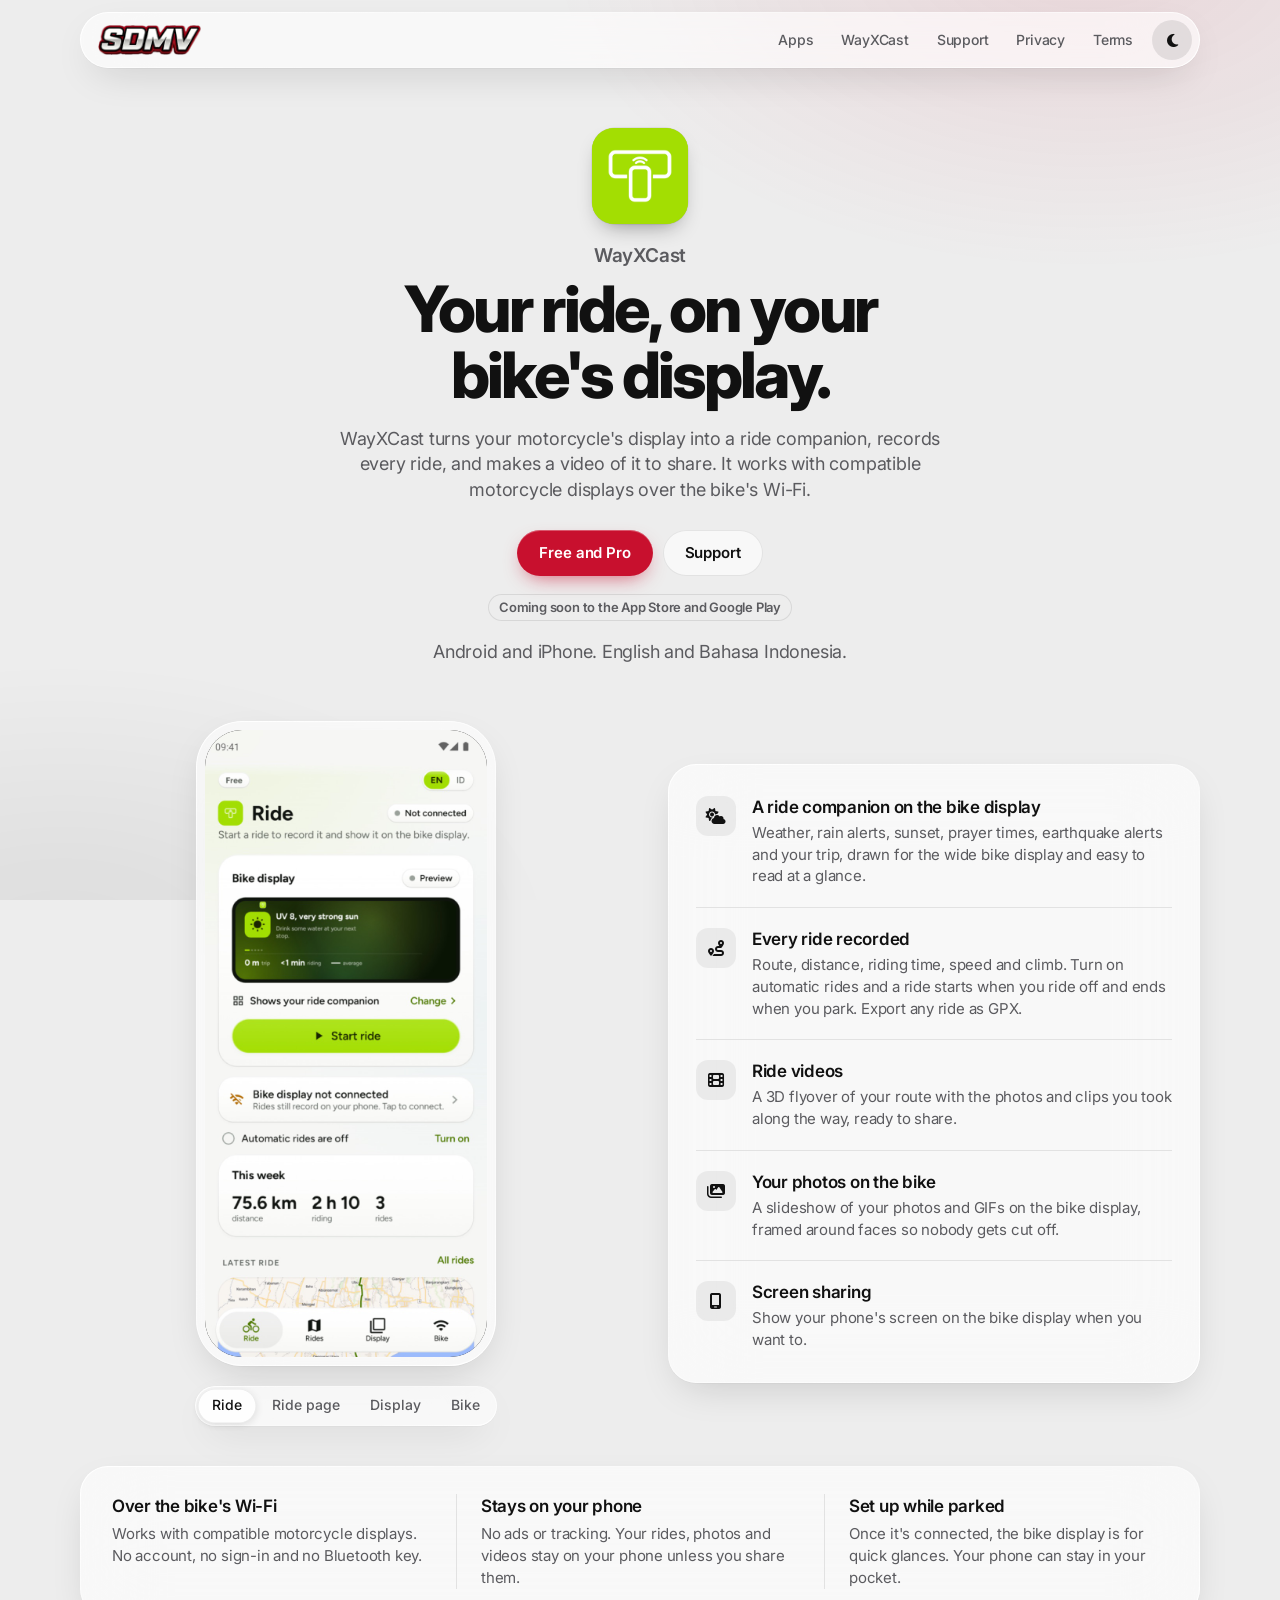
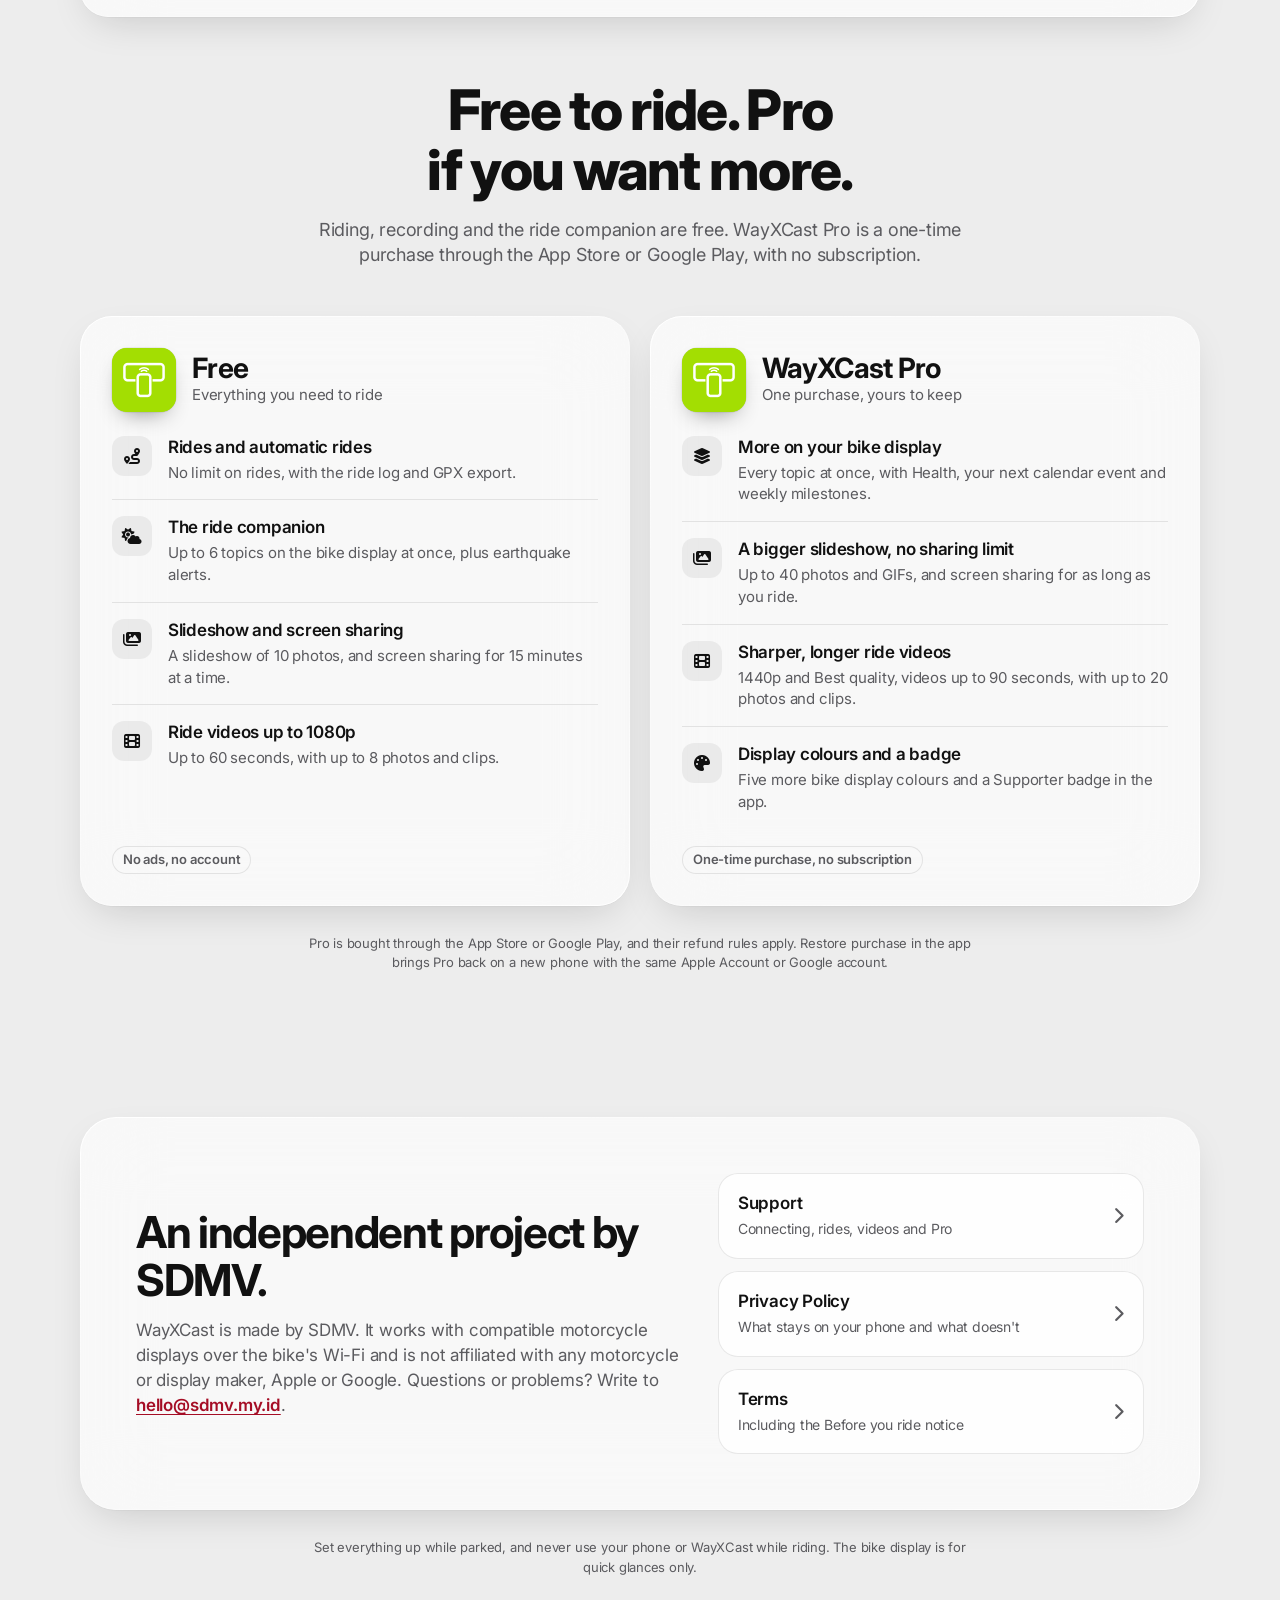
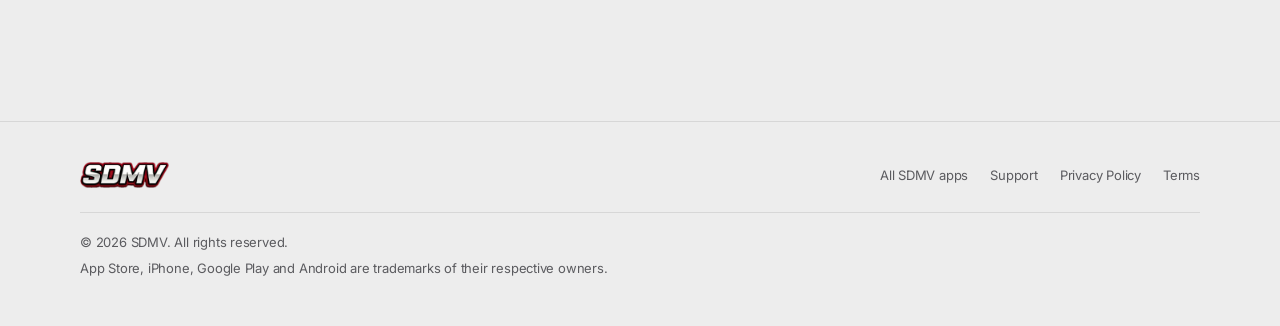
<file: wayxcast/index.html>
<!DOCTYPE html>
<html lang="en">
<head>
    <meta charset="UTF-8">
    <meta name="viewport" content="width=device-width, initial-scale=1.0">
    <title>WayXCast - Your ride, on your bike's display | SDMV</title>
    <meta name="description" content="WayXCast turns your motorcycle's display into a ride companion, records every ride and makes a video of it to share. Works with compatible motorcycle displays over the bike's Wi-Fi. Coming soon for Android and iPhone.">
    <meta name="theme-color" media="(prefers-color-scheme: light)" content="#F5F5F7">
    <meta name="theme-color" media="(prefers-color-scheme: dark)" content="#000000">
    <link rel="canonical" href="https://sdmv.my.id/wayxcast/">
    <link rel="icon" type="image/png" href="../assets/sdmv-icon-192.png">
    <link rel="apple-touch-icon" href="../assets/icon-wayxcast.png">

    <!-- Apply saved theme before first paint -->
    <script>
        (function () {
            try {
                var saved = localStorage.getItem('sdmv-theme');
                if (saved === 'light' || saved === 'dark') document.documentElement.dataset.theme = saved;
            } catch (e) {}
        })();
    </script>

    <link rel="stylesheet" href="https://cdnjs.cloudflare.com/ajax/libs/font-awesome/6.4.0/css/all.min.css">
    <link rel="preconnect" href="https://fonts.googleapis.com">
    <link rel="preconnect" href="https://fonts.gstatic.com" crossorigin>
    <link href="https://fonts.googleapis.com/css2?family=Inter:opsz,wght@14..32,400..800&display=swap" rel="stylesheet">
    <link rel="stylesheet" href="wayxcast.css">
</head>
<body>

    <!-- Faint ember and shade so the glass has something to refract -->
    <div class="ambient" aria-hidden="true"></div>

    <header class="nav-wrap">
        <div class="container">
            <nav class="nav glass" aria-label="Main">
                <a href="../" class="nav-logo" aria-label="SDMV home">
                    <img src="../assets/sdmv-logo.png" alt="SDMV" width="103" height="30">
                </a>
                <div class="nav-links">
                    <a href="../#apps" class="nav-extra">Apps</a>
                    <a href="./" aria-current="page">WayXCast</a>
                    <a href="support/">Support</a>
                    <a href="privacy/" class="nav-extra">Privacy</a>
                    <a href="terms/" class="nav-extra">Terms</a>
                    <button type="button" id="theme-toggle" class="theme-toggle" aria-label="Switch theme">
                        <i class="fa-solid fa-moon" aria-hidden="true"></i>
                    </button>
                </div>
            </nav>
        </div>
    </header>

    <main id="top">

        <!-- ================= Intro ================= -->
        <section class="chapter page-top container">
            <div class="chapter-head">
                <span class="app-icon icon-wayxcast rise"><img src="../assets/icon-wayxcast.png" alt="WayXCast app icon" width="96" height="96"></span>
                <p class="chapter-name rise" style="--i: 1;">WayXCast</p>
                <h1 class="rise" style="--i: 1;">Your ride, on your bike's display.</h1>
                <p class="rise" style="--i: 2;">WayXCast turns your motorcycle's display into a ride companion, records every ride, and makes a video of it to share. It works with compatible motorcycle displays over the bike's Wi-Fi.</p>
                <div class="btn-row rise" style="--i: 3;">
                    <a href="#plans" class="btn btn-primary">Free and Pro</a>
                    <a href="support/" class="btn btn-glass">Support</a>
                </div>
                <span class="tile-badge rise" style="--i: 3;">Coming soon to the App Store and Google Play</span>
                <p class="chapter-meta rise" style="--i: 4;">Android and iPhone. English and Bahasa Indonesia.</p>
            </div>

            <div class="split">
                <figure class="showcase">
                    <div class="phone glass">
                        <div class="screen" style="--screen-ratio: 720 / 1600;">
                            <img class="shot is-active" id="wayxcast-shot-0" src="../assets/wayxcast-companion.jpg" width="720" height="1600" alt="WayXCast Ride tab with a preview of the bike display showing a UV alert, the Start ride button and this week's distance">
                            <img class="shot" id="wayxcast-shot-1" src="../assets/wayxcast-ride.jpg" width="720" height="1600" loading="lazy" alt="A ride page with the route on a map, distance, riding time, average and top speed, climb and the Make ride video button">
                            <img class="shot" id="wayxcast-shot-2" src="../assets/wayxcast-slideshow.jpg" width="720" height="1600" loading="lazy" alt="Display tab with a photo slideshow on the bike display preview and the rider's photos">
                            <img class="shot" id="wayxcast-shot-3" src="../assets/wayxcast-connect.jpg" width="720" height="1600" loading="lazy" alt="Bike tab with Find for the bike display, automatic rides, Share diagnostics and WayXCast Pro">
                        </div>
                    </div>
                    <div class="segmented glass" role="tablist" aria-label="WayXCast screens">
                        <button type="button" role="tab" aria-selected="true" aria-controls="wayxcast-shot-0">Ride</button>
                        <button type="button" role="tab" aria-selected="false" aria-controls="wayxcast-shot-1" tabindex="-1">Ride page</button>
                        <button type="button" role="tab" aria-selected="false" aria-controls="wayxcast-shot-2" tabindex="-1">Display</button>
                        <button type="button" role="tab" aria-selected="false" aria-controls="wayxcast-shot-3" tabindex="-1">Bike</button>
                    </div>
                </figure>

                <div class="panel glass">
                    <ul class="features">
                        <li>
                            <i class="fa-solid fa-cloud-sun" aria-hidden="true"></i>
                            <div>
                                <h3>A ride companion on the bike display</h3>
                                <p>Weather, rain alerts, sunset, prayer times, earthquake alerts and your trip, drawn for the wide bike display and easy to read at a glance.</p>
                            </div>
                        </li>
                        <li>
                            <i class="fa-solid fa-route" aria-hidden="true"></i>
                            <div>
                                <h3>Every ride recorded</h3>
                                <p>Route, distance, riding time, speed and climb. Turn on automatic rides and a ride starts when you ride off and ends when you park. Export any ride as GPX.</p>
                            </div>
                        </li>
                        <li>
                            <i class="fa-solid fa-film" aria-hidden="true"></i>
                            <div>
                                <h3>Ride videos</h3>
                                <p>A 3D flyover of your route with the photos and clips you took along the way, ready to share.</p>
                            </div>
                        </li>
                        <li>
                            <i class="fa-solid fa-images" aria-hidden="true"></i>
                            <div>
                                <h3>Your photos on the bike</h3>
                                <p>A slideshow of your photos and GIFs on the bike display, framed around faces so nobody gets cut off.</p>
                            </div>
                        </li>
                        <li>
                            <i class="fa-solid fa-mobile-screen" aria-hidden="true"></i>
                            <div>
                                <h3>Screen sharing</h3>
                                <p>Show your phone's screen on the bike display when you want to.</p>
                            </div>
                        </li>
                    </ul>
                </div>
            </div>

            <div class="facts glass">
                <div>
                    <h4>Over the bike's Wi-Fi</h4>
                    <p>Works with compatible motorcycle displays. No account, no sign-in and no Bluetooth key.</p>
                </div>
                <div>
                    <h4>Stays on your phone</h4>
                    <p>No ads or tracking. Your rides, photos and videos stay on your phone unless you share them.</p>
                </div>
                <div>
                    <h4>Set up while parked</h4>
                    <p>Once it's connected, the bike display is for quick glances. Your phone can stay in your pocket.</p>
                </div>
            </div>
        </section>

        <!-- ================= Free and Pro ================= -->
        <section id="plans" class="section container">
            <div class="section-head">
                <h2>Free to ride. Pro if you want more.</h2>
                <p>Riding, recording and the ride companion are free. WayXCast Pro is a one-time purchase through the App Store or Google Play, with no subscription.</p>
            </div>

            <div class="pair">
                <article class="pair-card glass">
                    <div class="pair-top">
                        <span class="app-icon icon-wayxcast"><img src="../assets/icon-wayxcast.png" alt="" width="64" height="64"></span>
                        <div>
                            <h3>Free</h3>
                            <p>Everything you need to ride</p>
                        </div>
                    </div>
                    <ul class="features">
                        <li>
                            <i class="fa-solid fa-route" aria-hidden="true"></i>
                            <div><h3>Rides and automatic rides</h3><p>No limit on rides, with the ride log and GPX export.</p></div>
                        </li>
                        <li>
                            <i class="fa-solid fa-cloud-sun" aria-hidden="true"></i>
                            <div><h3>The ride companion</h3><p>Up to 6 topics on the bike display at once, plus earthquake alerts.</p></div>
                        </li>
                        <li>
                            <i class="fa-solid fa-images" aria-hidden="true"></i>
                            <div><h3>Slideshow and screen sharing</h3><p>A slideshow of 10 photos, and screen sharing for 15 minutes at a time.</p></div>
                        </li>
                        <li>
                            <i class="fa-solid fa-film" aria-hidden="true"></i>
                            <div><h3>Ride videos up to 1080p</h3><p>Up to 60 seconds, with up to 8 photos and clips.</p></div>
                        </li>
                    </ul>
                    <span class="plan-tag">No ads, no account</span>
                </article>

                <article class="pair-card glass">
                    <div class="pair-top">
                        <span class="app-icon icon-wayxcast"><img src="../assets/icon-wayxcast.png" alt="" width="64" height="64"></span>
                        <div>
                            <h3>WayXCast Pro</h3>
                            <p>One purchase, yours to keep</p>
                        </div>
                    </div>
                    <ul class="features">
                        <li>
                            <i class="fa-solid fa-layer-group" aria-hidden="true"></i>
                            <div><h3>More on your bike display</h3><p>Every topic at once, with Health, your next calendar event and weekly milestones.</p></div>
                        </li>
                        <li>
                            <i class="fa-solid fa-images" aria-hidden="true"></i>
                            <div><h3>A bigger slideshow, no sharing limit</h3><p>Up to 40 photos and GIFs, and screen sharing for as long as you ride.</p></div>
                        </li>
                        <li>
                            <i class="fa-solid fa-film" aria-hidden="true"></i>
                            <div><h3>Sharper, longer ride videos</h3><p>1440p and Best quality, videos up to 90 seconds, with up to 20 photos and clips.</p></div>
                        </li>
                        <li>
                            <i class="fa-solid fa-palette" aria-hidden="true"></i>
                            <div><h3>Display colours and a badge</h3><p>Five more bike display colours and a Supporter badge in the app.</p></div>
                        </li>
                    </ul>
                    <span class="plan-tag">One-time purchase, no subscription</span>
                </article>
            </div>

            <p class="note">Pro is bought through the App Store or Google Play, and their refund rules apply. Restore purchase in the app brings Pro back on a new phone with the same Apple Account or Google account.</p>
        </section>

        <!-- ================= Help and legal ================= -->
        <section class="section container">
            <div class="support glass">
                <div>
                    <h2>An independent project by SDMV.</h2>
                    <p>WayXCast is made by SDMV. It works with compatible motorcycle displays over the bike's Wi-Fi and is not affiliated with any motorcycle or display maker, Apple or Google. Questions or problems? Write to <a href="mailto:hello@sdmv.my.id">hello@sdmv.my.id</a>.</p>
                </div>
                <div class="tip-options">
                    <a class="tip" href="support/">
                        <div><strong>Support</strong><span>Connecting, rides, videos and Pro</span></div>
                        <i class="fa-solid fa-chevron-right" aria-hidden="true"></i>
                    </a>
                    <a class="tip" href="privacy/">
                        <div><strong>Privacy Policy</strong><span>What stays on your phone and what doesn't</span></div>
                        <i class="fa-solid fa-chevron-right" aria-hidden="true"></i>
                    </a>
                    <a class="tip" href="terms/">
                        <div><strong>Terms</strong><span>Including the Before you ride notice</span></div>
                        <i class="fa-solid fa-chevron-right" aria-hidden="true"></i>
                    </a>
                </div>
            </div>

            <p class="note">Set everything up while parked, and never use your phone or WayXCast while riding. The bike display is for quick glances only.</p>
        </section>
    </main>

    <footer class="footer">
        <div class="container">
            <div class="footer-top">
                <a href="../" aria-label="SDMV home"><img src="../assets/sdmv-logo.png" alt="SDMV" width="89" height="26"></a>
                <nav aria-label="Footer">
                    <a href="../#apps">All SDMV apps</a>
                    <a href="support/">Support</a>
                    <a href="privacy/">Privacy Policy</a>
                    <a href="terms/">Terms</a>
                </nav>
            </div>
            <div class="footer-legal">
                <p>© 2026 SDMV. All rights reserved.</p>
                <p>App Store, iPhone, Google Play and Android are trademarks of their respective owners.</p>
            </div>
        </div>
    </footer>

    <script src="wayxcast.js"></script>
</body>
</html>
</file>
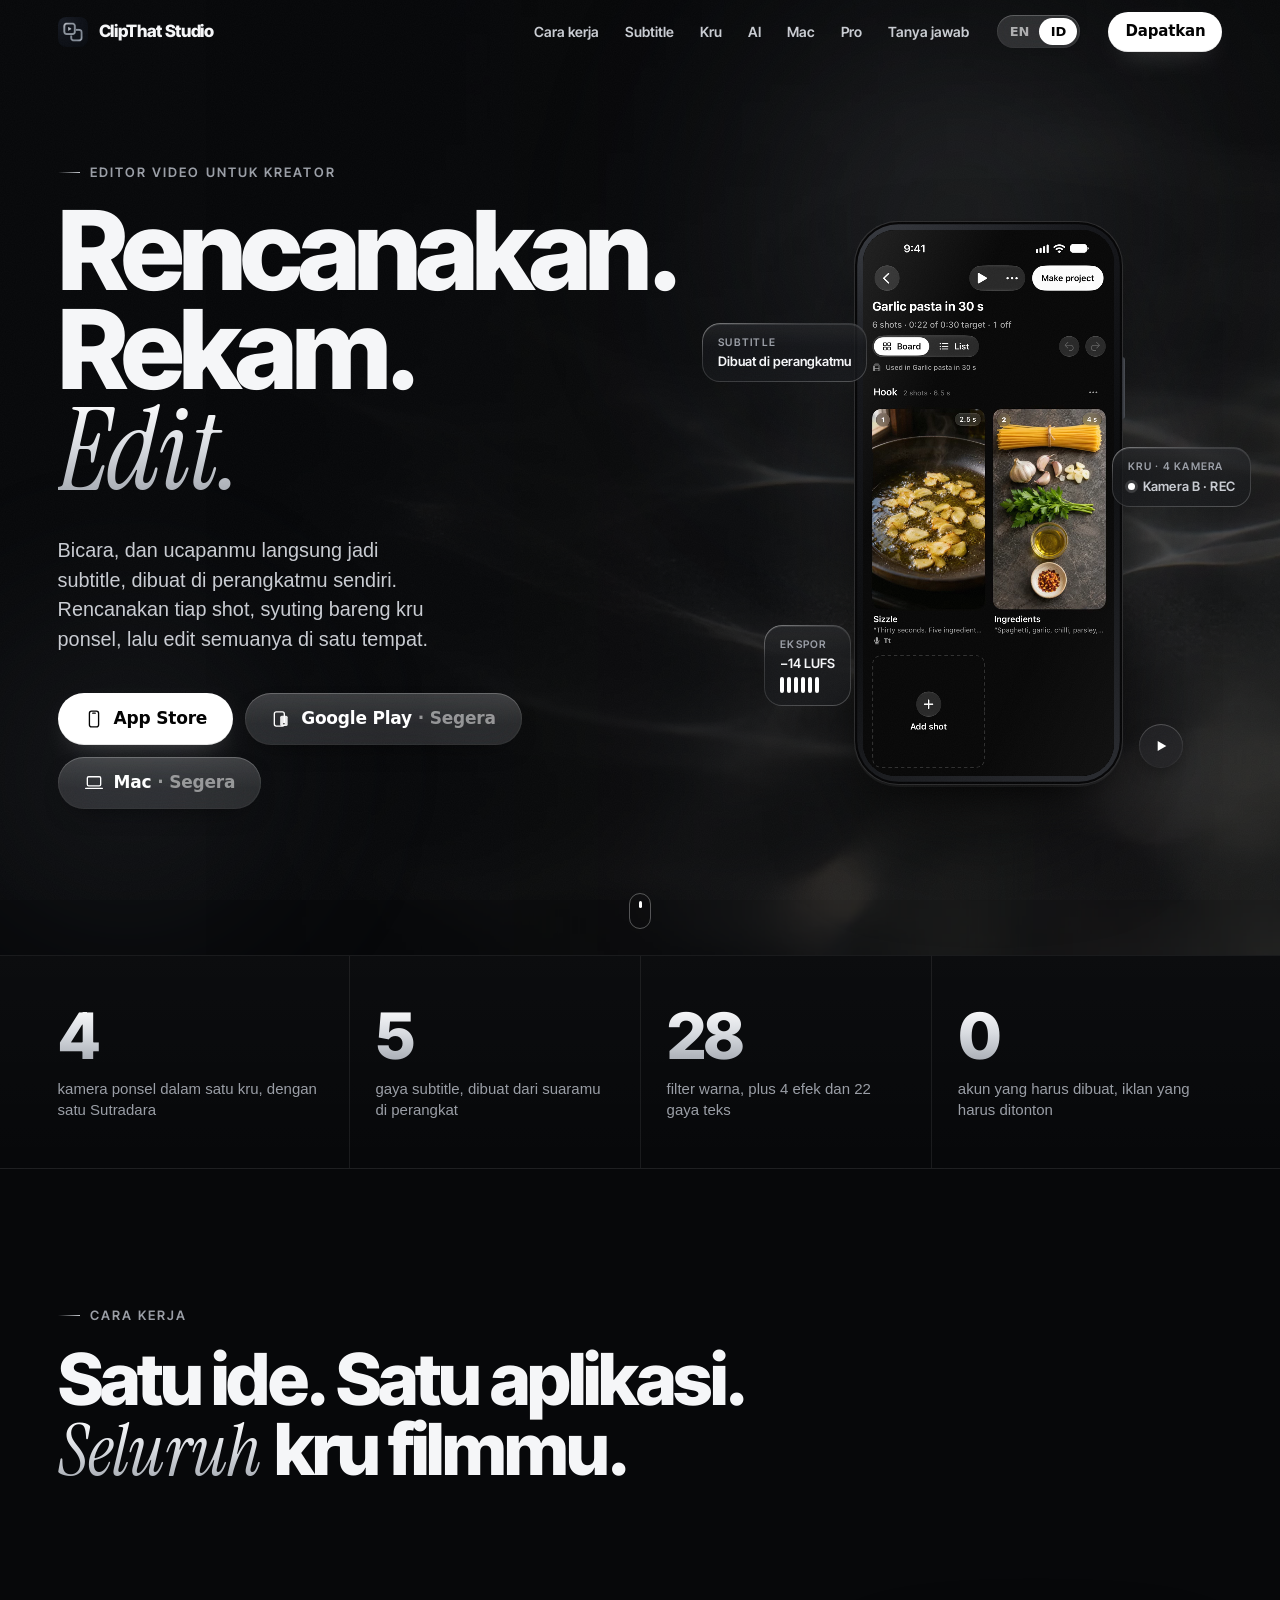
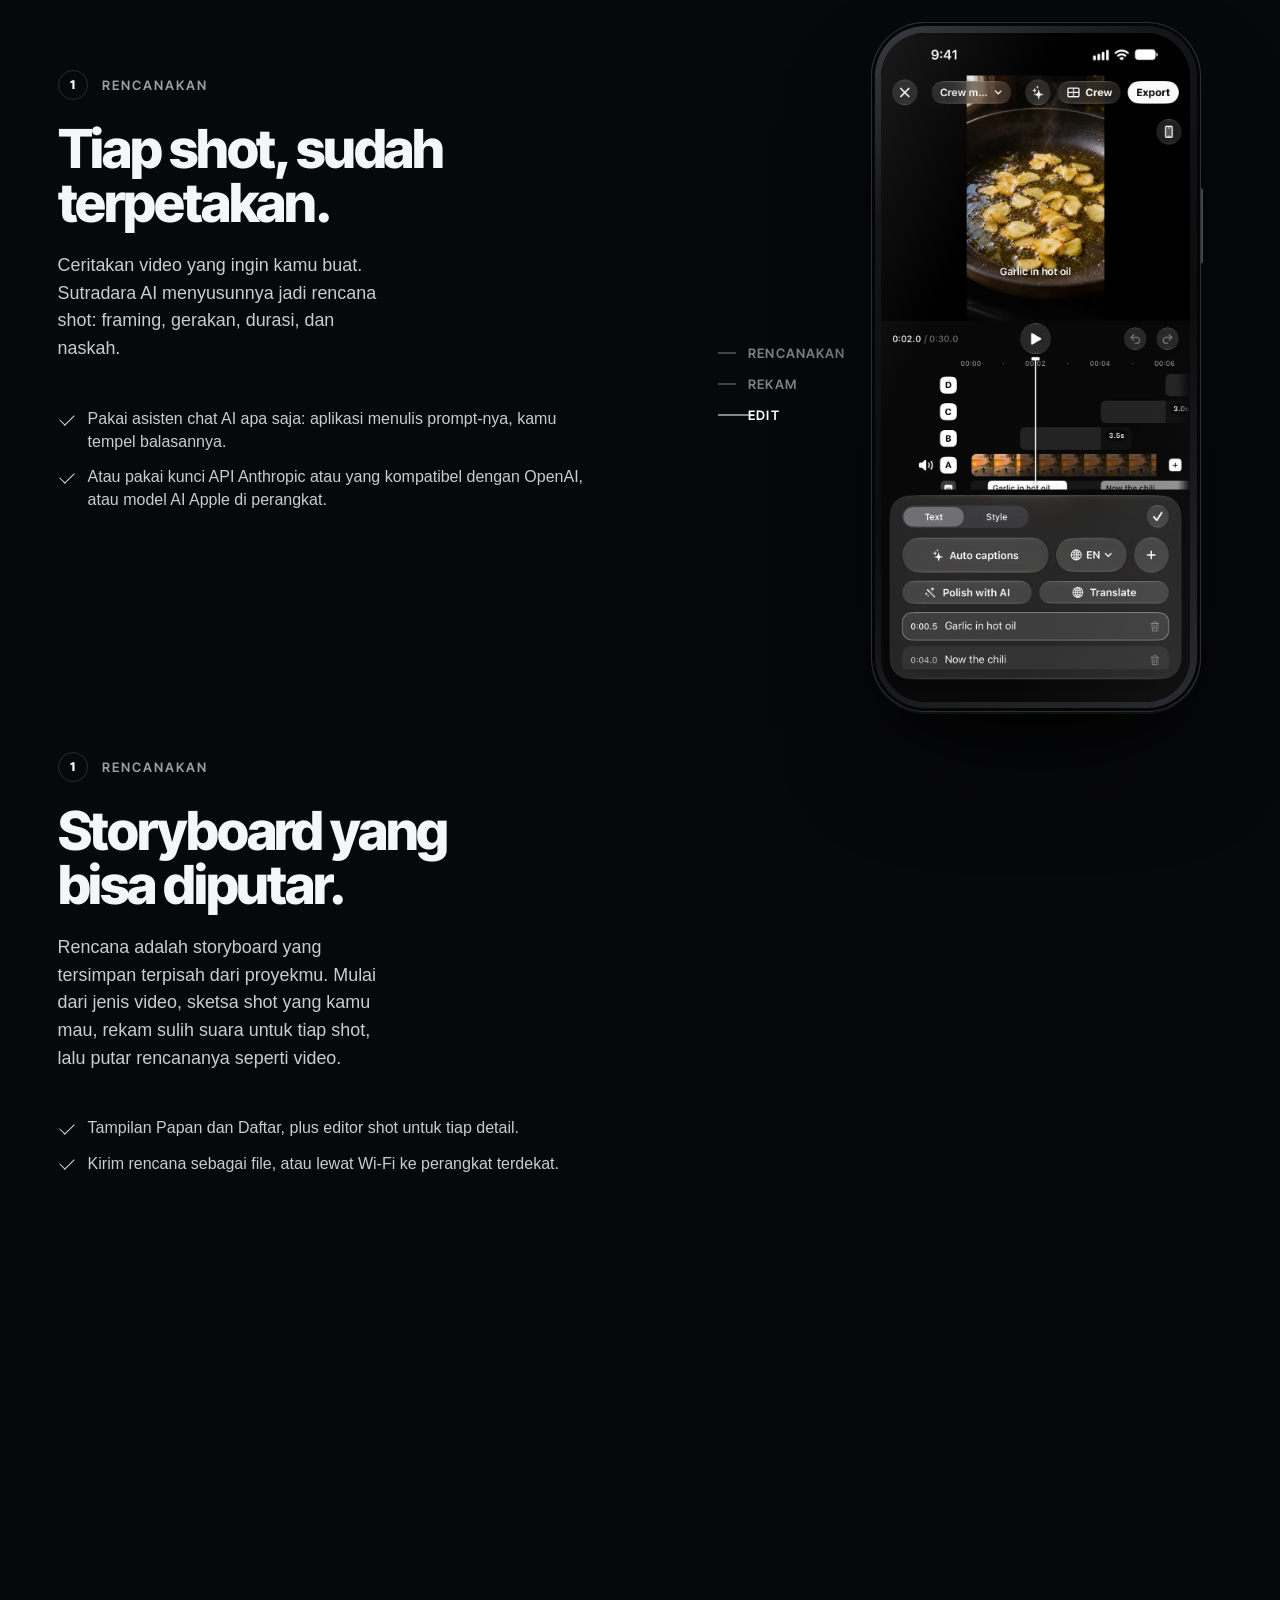
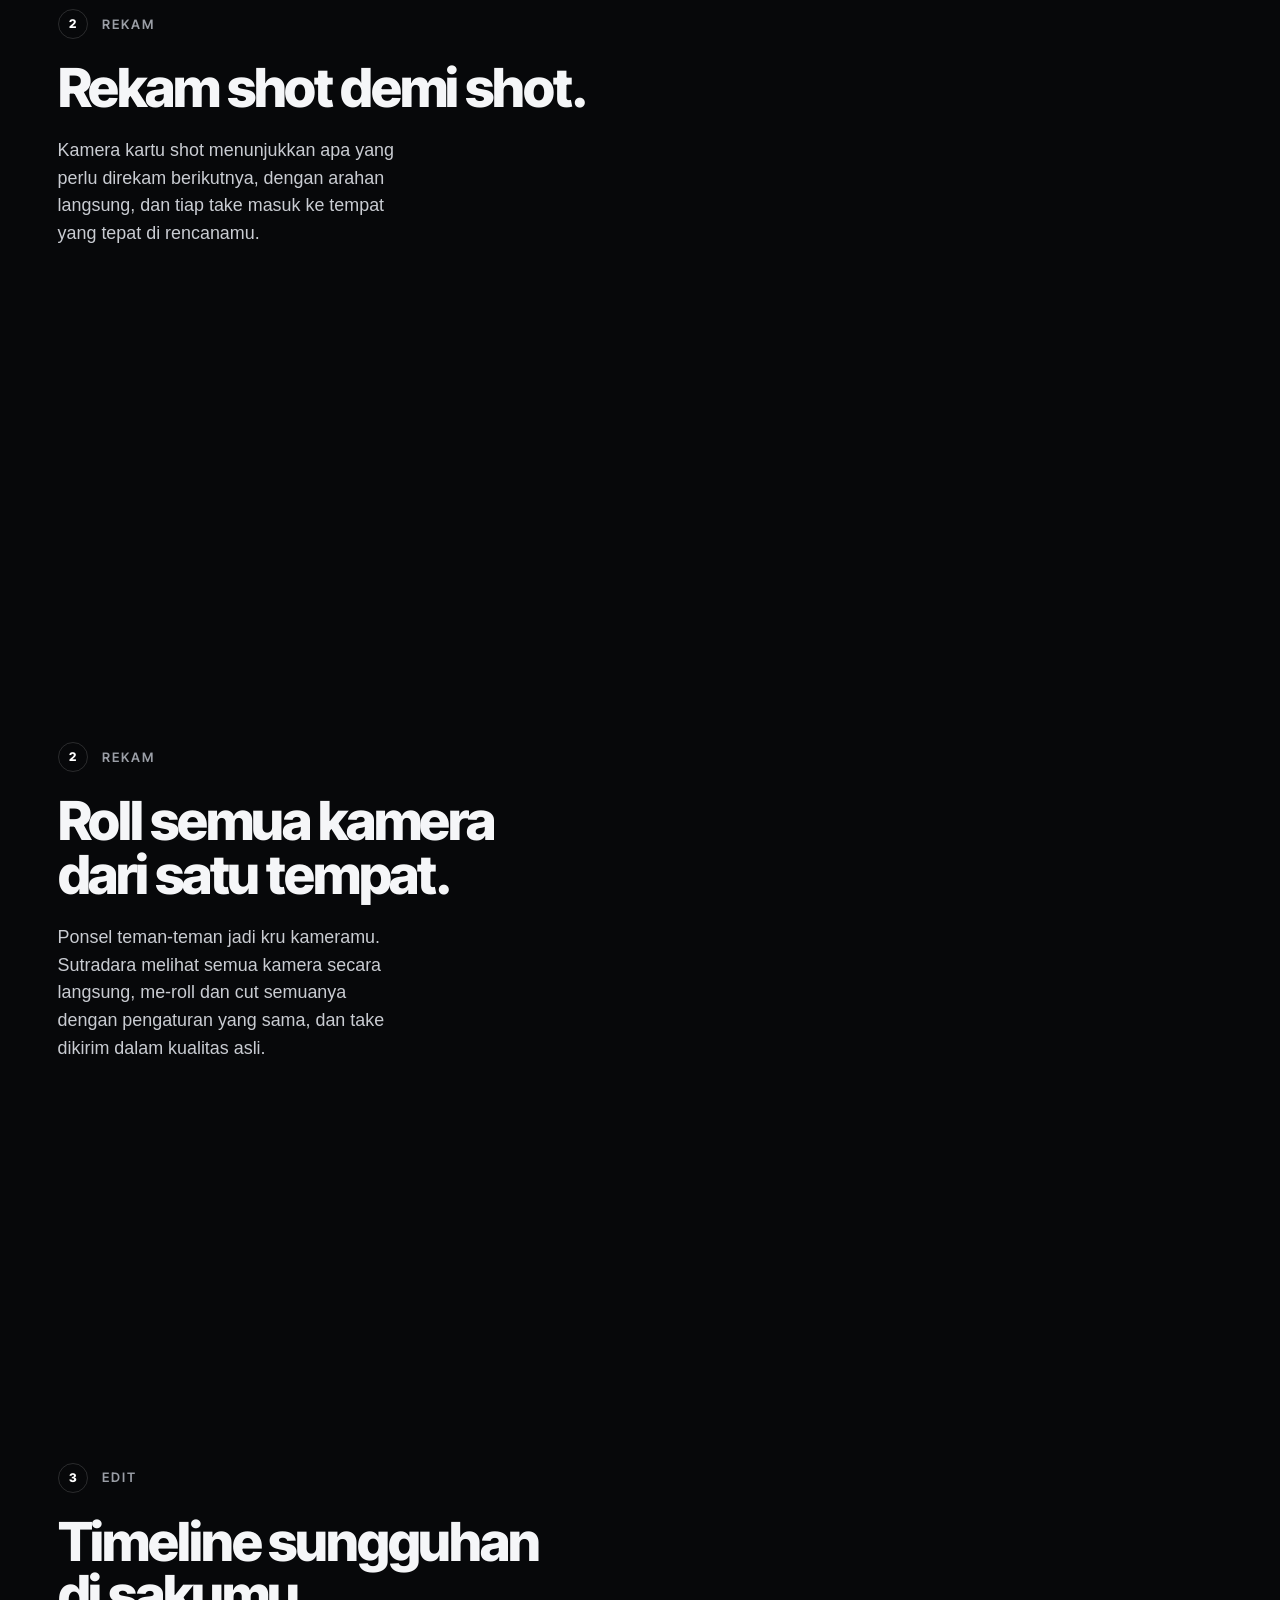
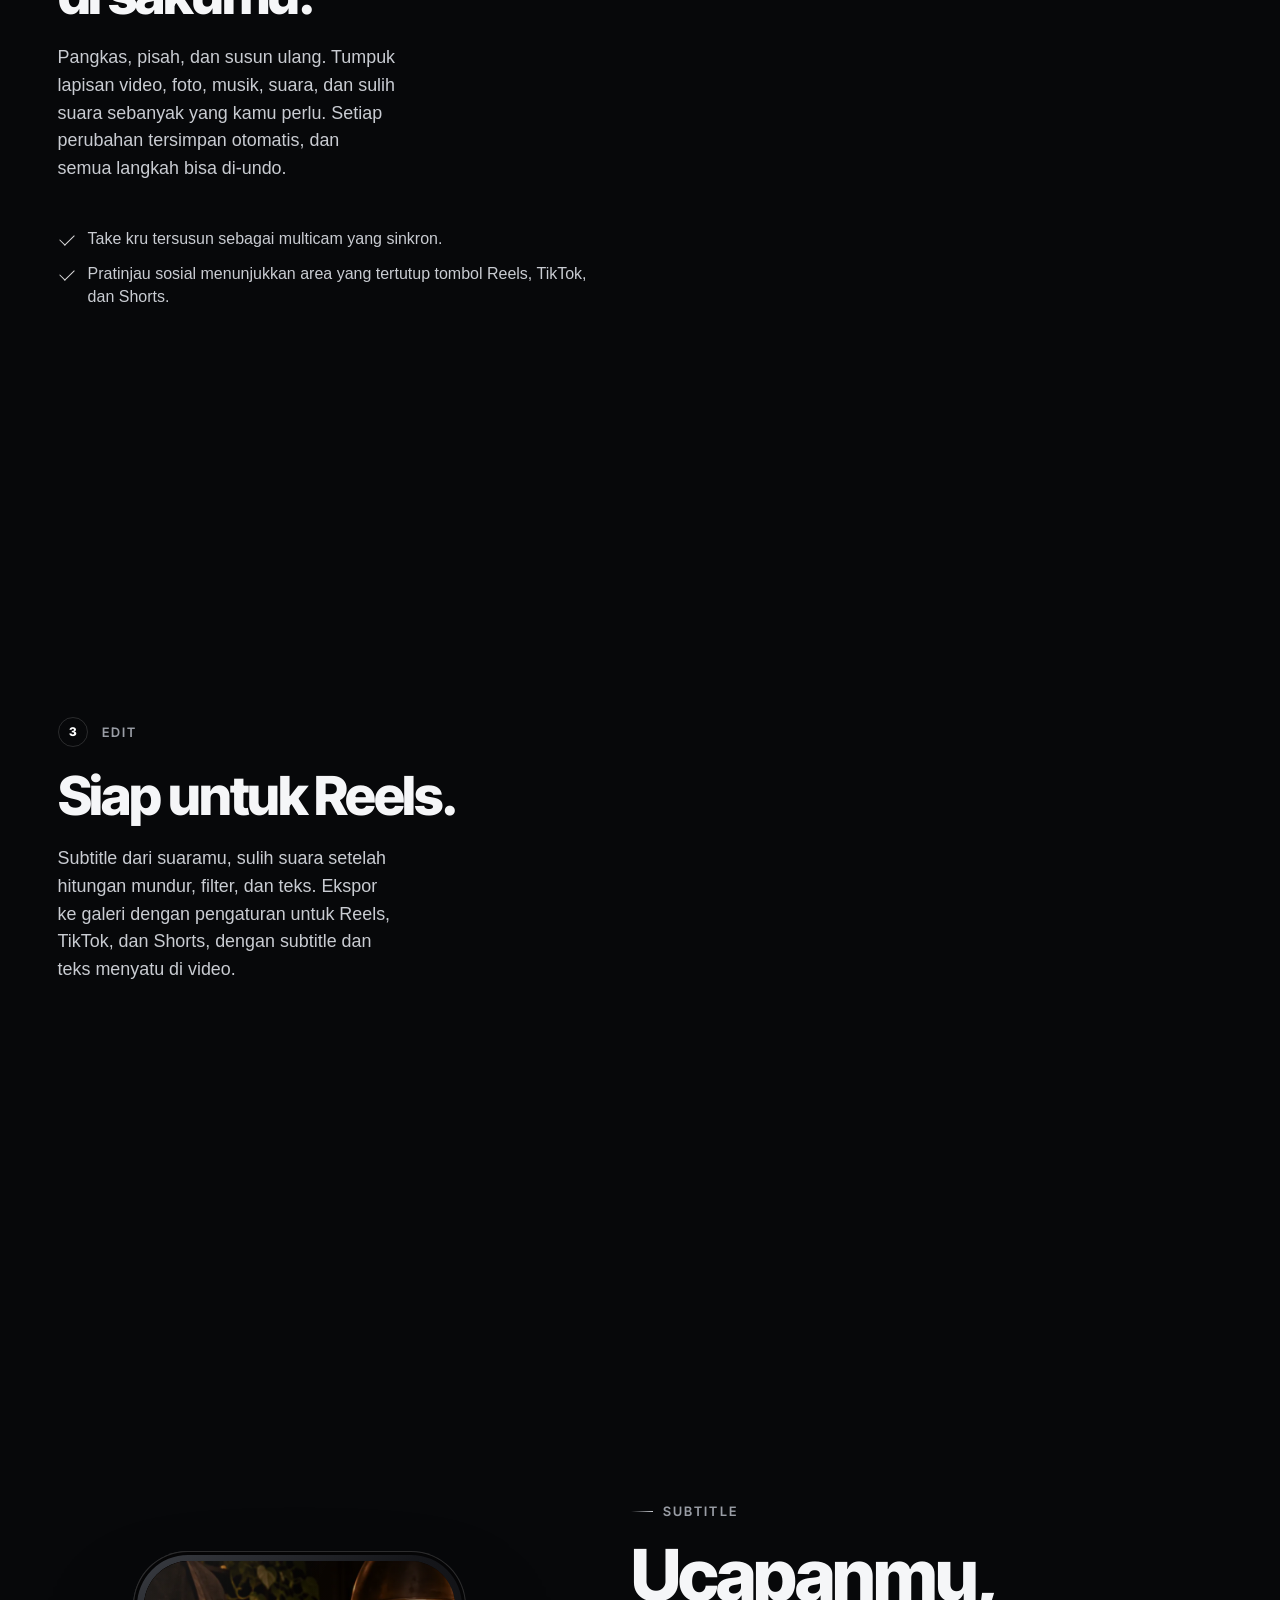
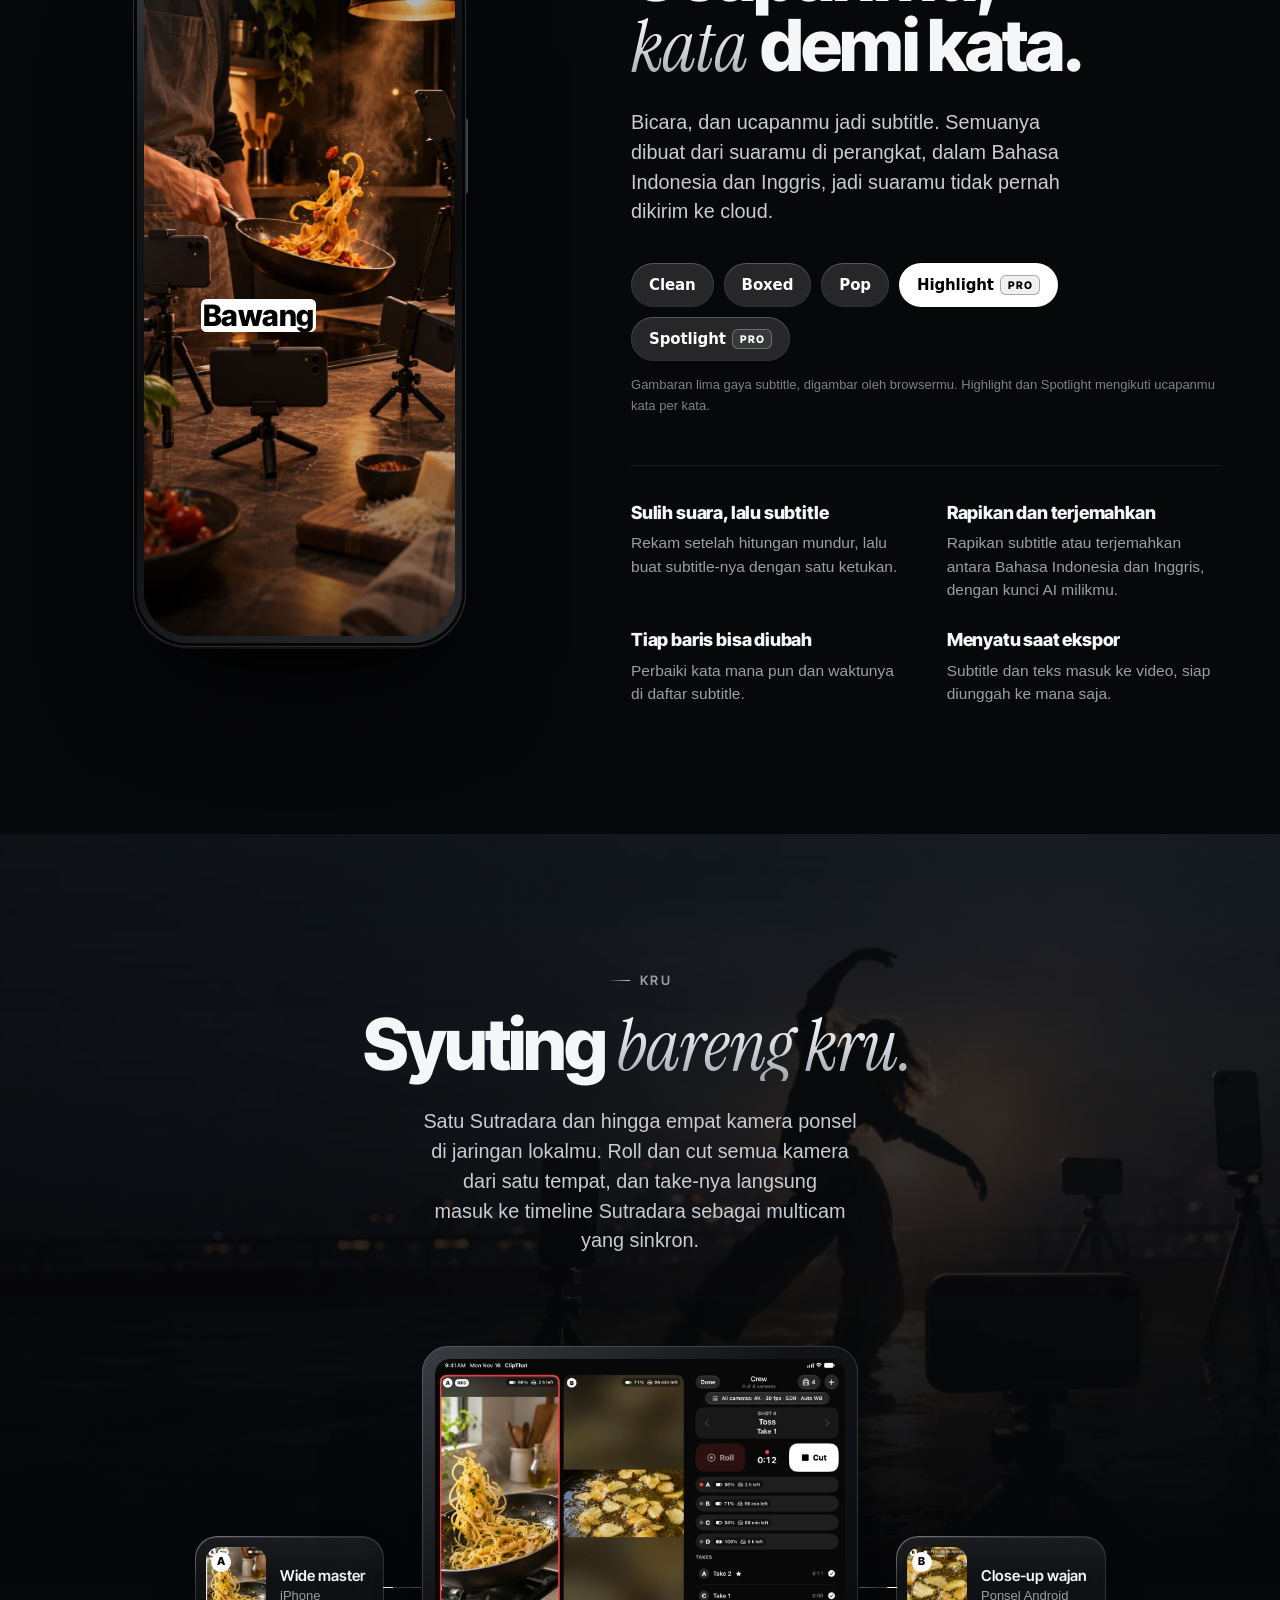
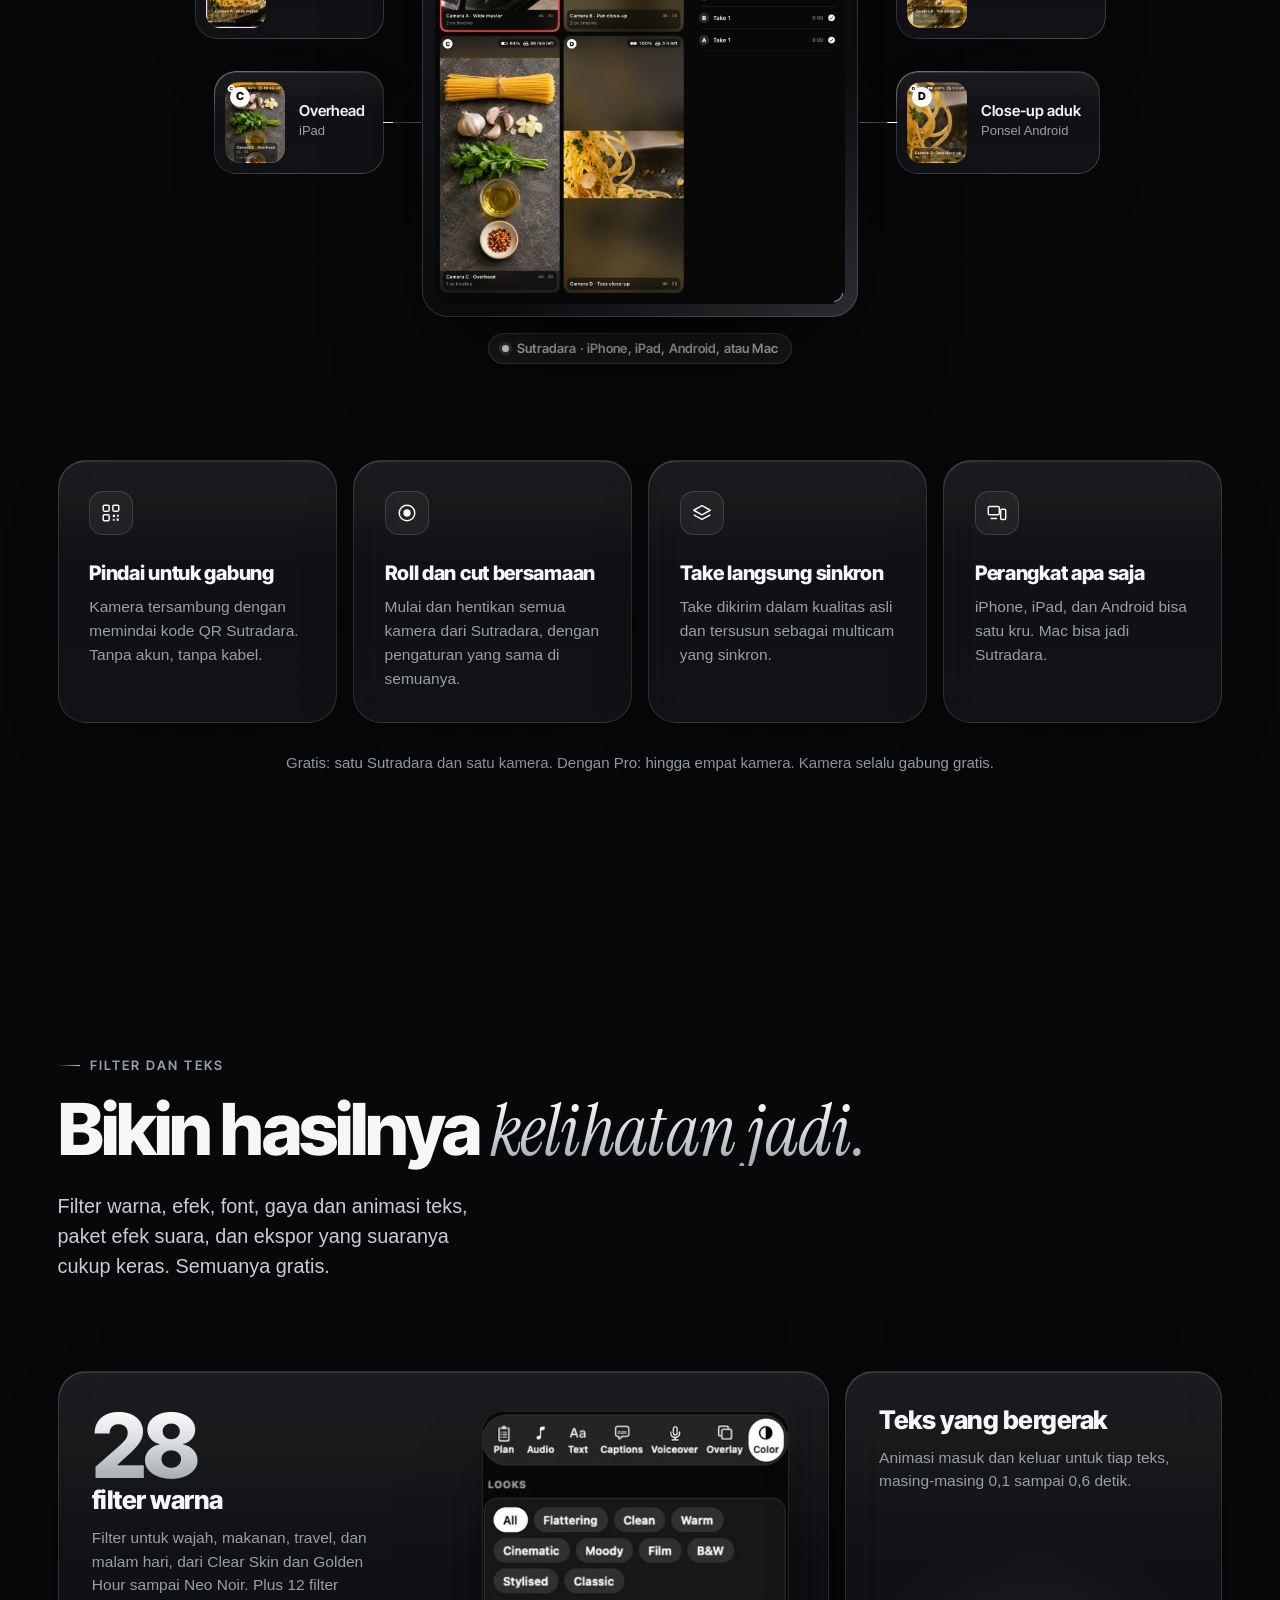
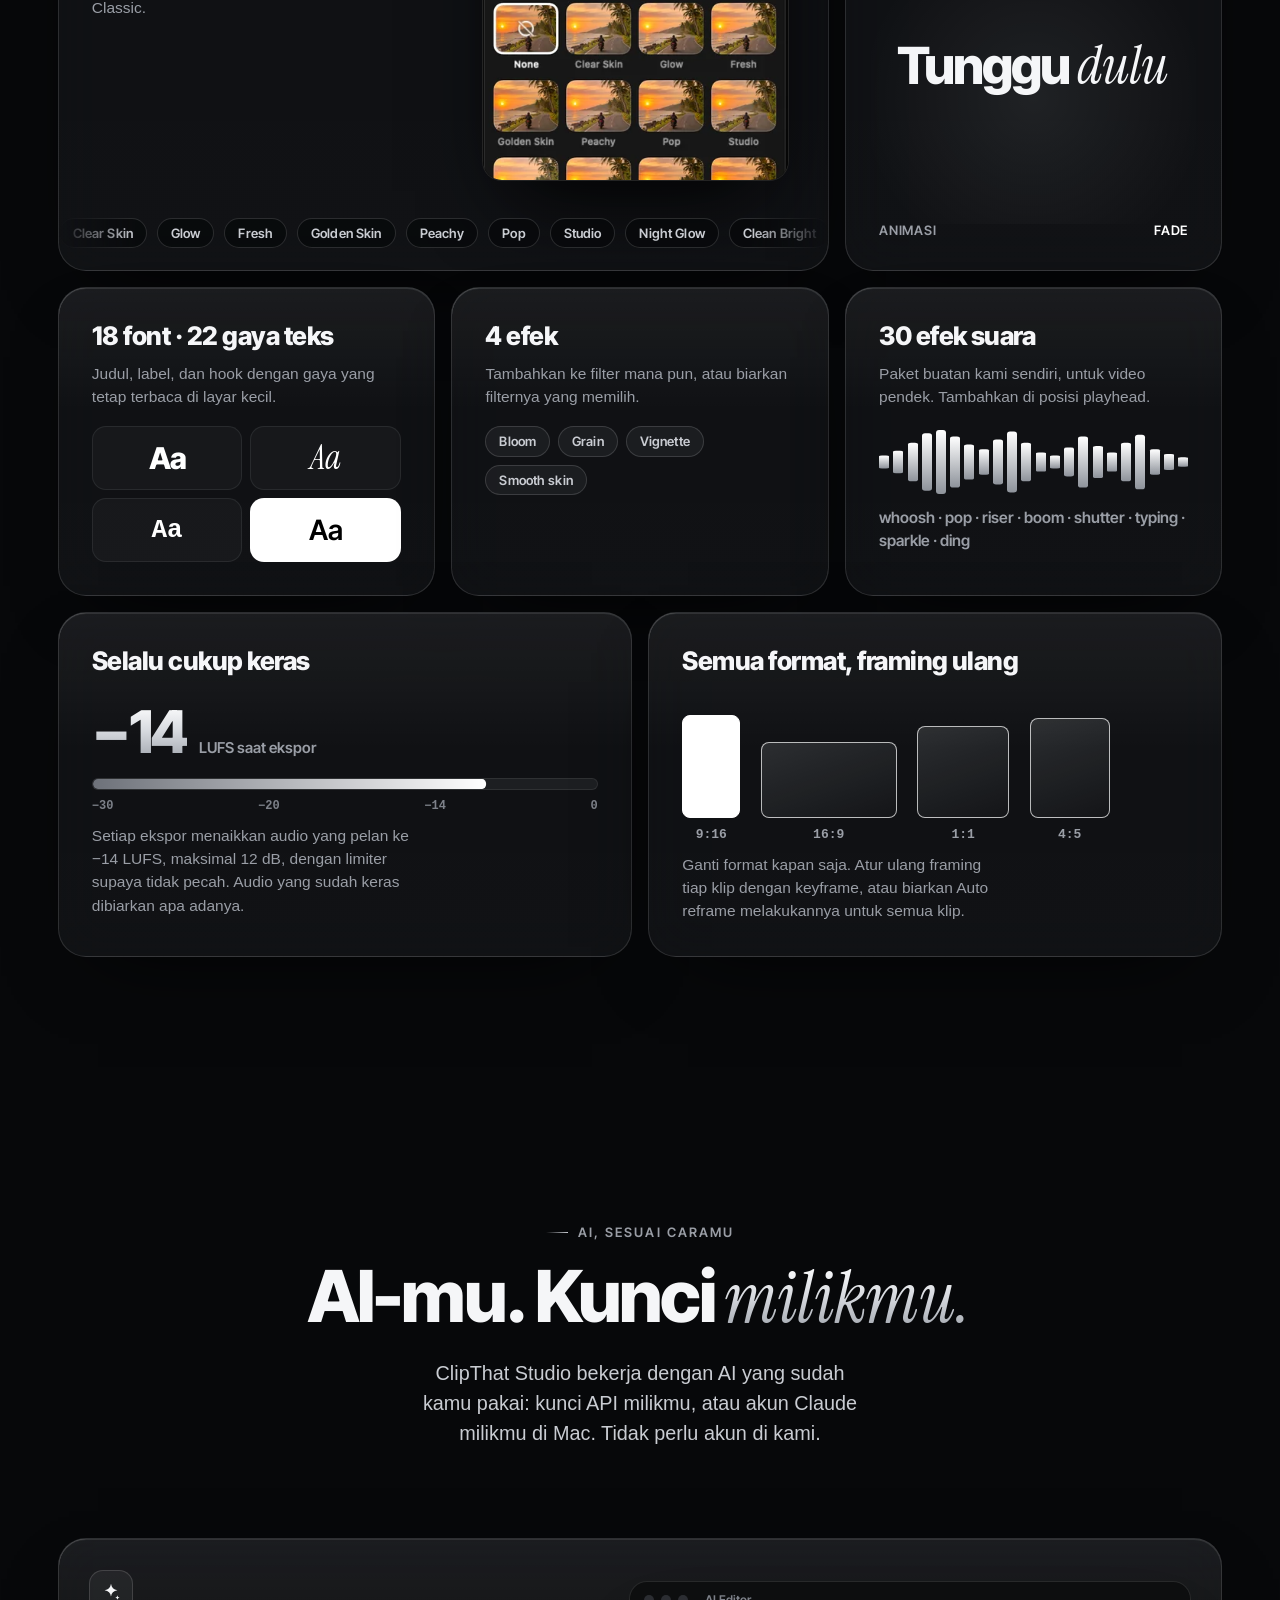
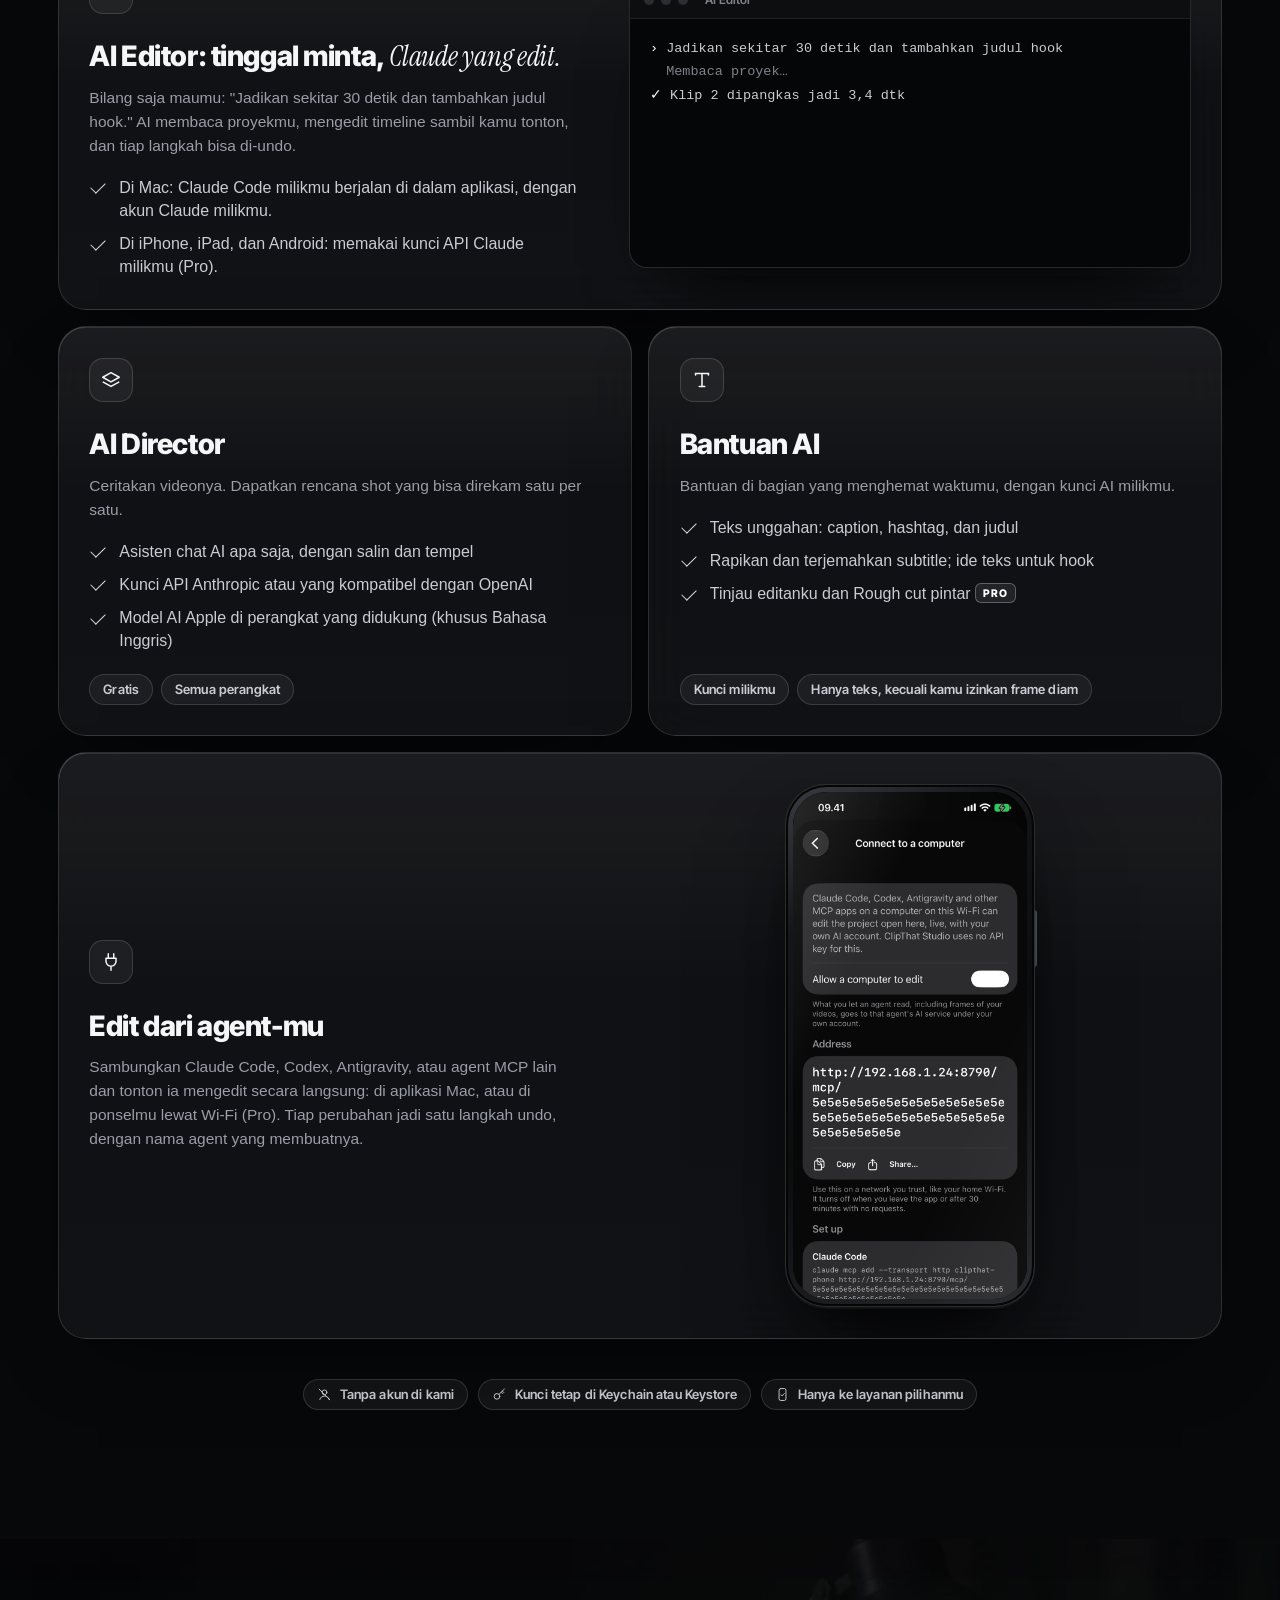
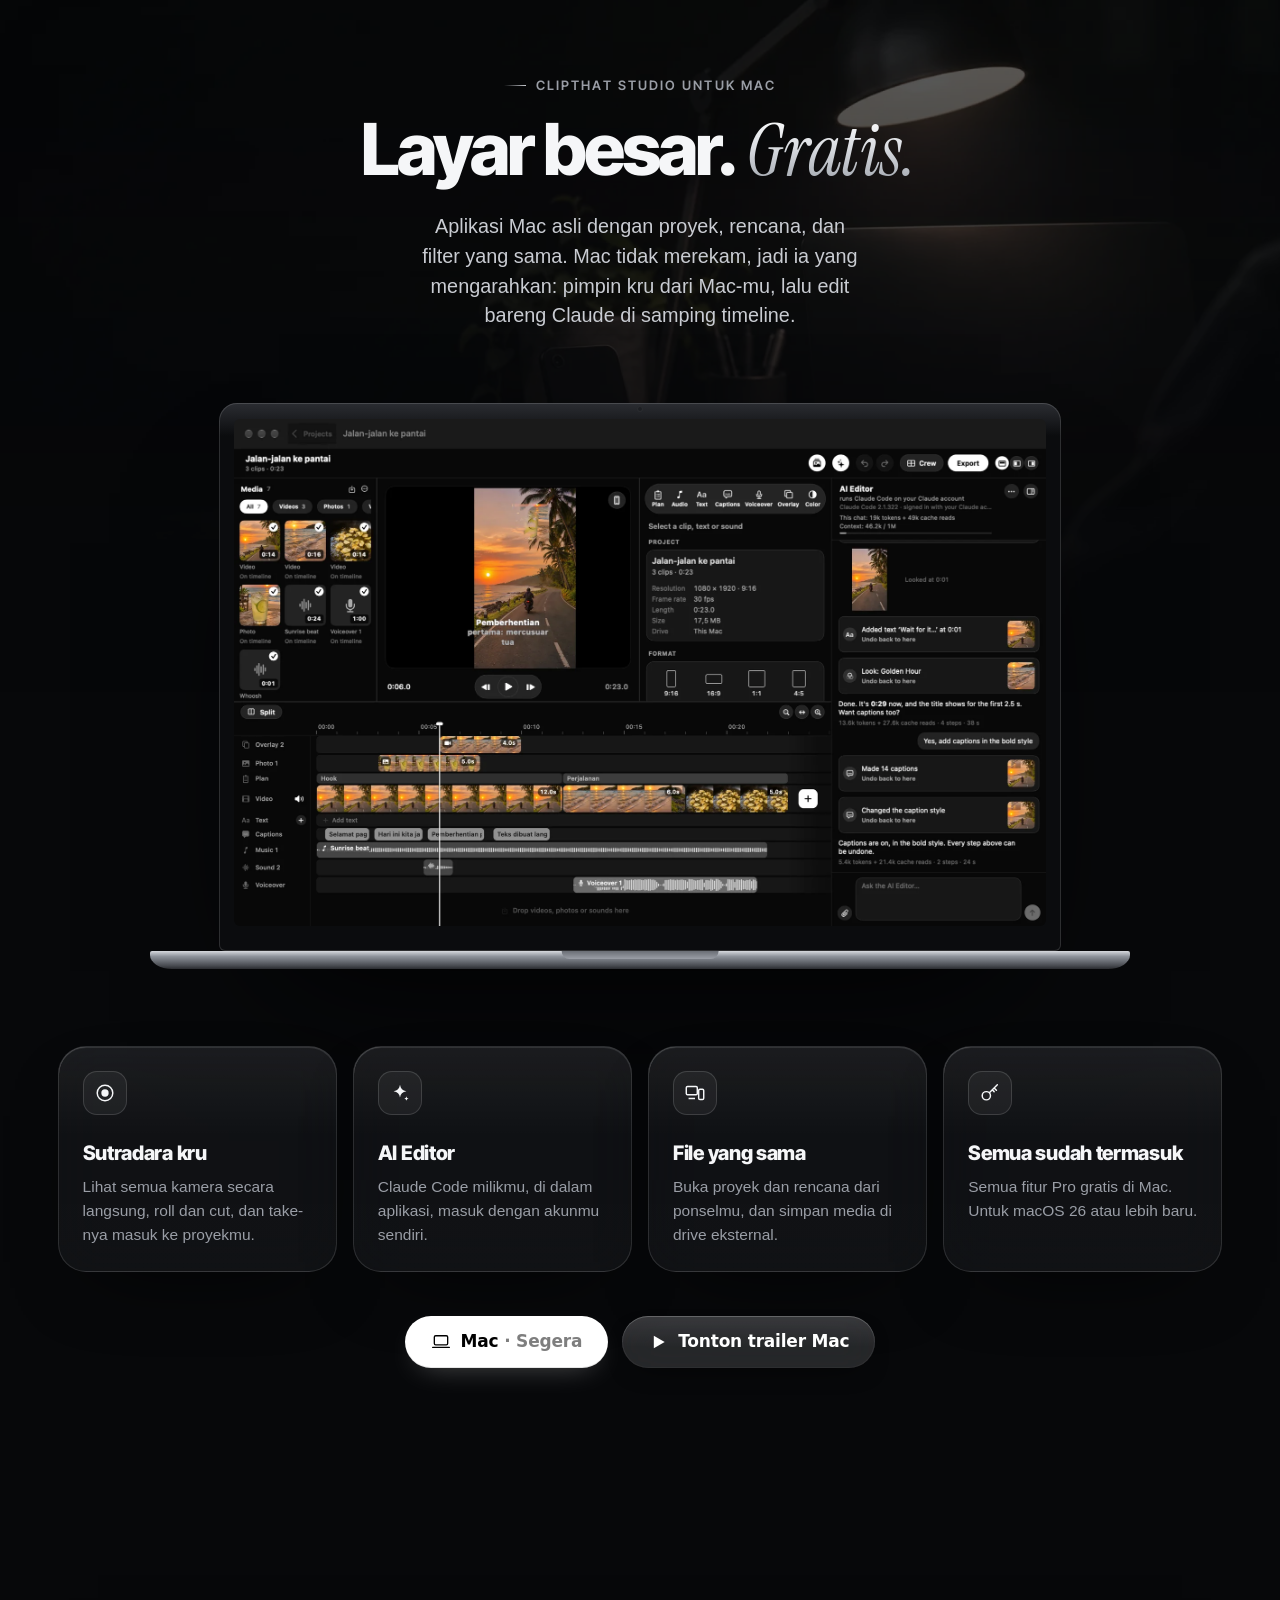
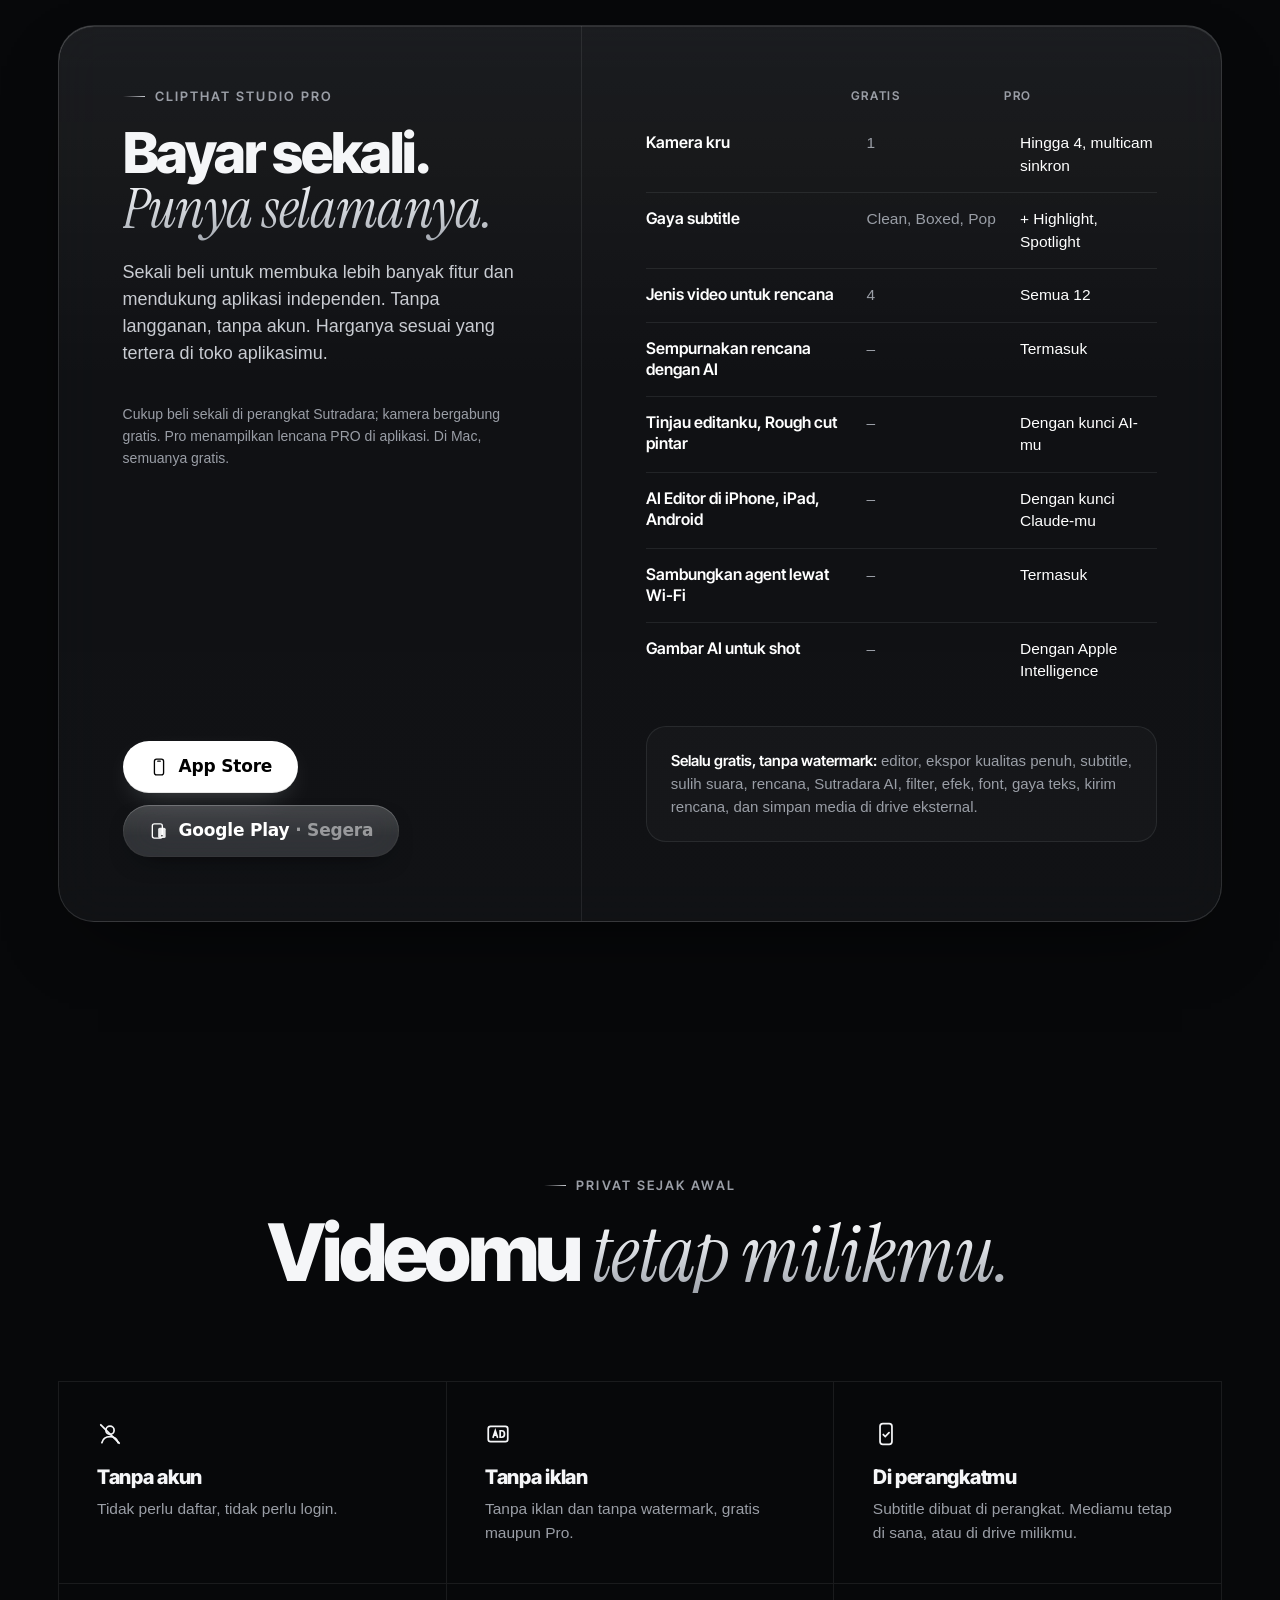
<file: clipthat/id/index.html>
<!doctype html>
<html lang="id" data-soon="Segera hadir">
<head>
<meta charset="utf-8">
<meta name="viewport" content="width=device-width, initial-scale=1, viewport-fit=cover">
<title>ClipThat Studio: rencanakan, rekam, edit</title>
<meta name="description" content="Editor video untuk iPhone, iPad, Android, dan Mac. Subtitle dari suaramu dibuat di perangkatmu, kru kamera ponsel, rencana shot dengan AI, dan timeline sungguhan. Tanpa akun.">
<link rel="canonical" href="https://sdmv.my.id/clipthat/id/">
<link rel="alternate" hreflang="en" href="https://sdmv.my.id/clipthat/">
<link rel="alternate" hreflang="id" href="https://sdmv.my.id/clipthat/id/">
<link rel="alternate" hreflang="x-default" href="https://sdmv.my.id/clipthat/">
<meta name="theme-color" content="#07080a">
<meta name="color-scheme" content="dark">
<link rel="icon" href="../media/icon-32.png" sizes="32x32" type="image/png">
<link rel="icon" href="../media/icon-192.png" sizes="192x192" type="image/png">
<link rel="apple-touch-icon" href="../media/icon-180.png">
<meta property="og:type" content="website">
<meta property="og:site_name" content="ClipThat Studio">
<meta property="og:title" content="ClipThat Studio: rencanakan, rekam, edit">
<meta property="og:description" content="Subtitle dari suaramu, kru kamera ponsel, dan rencana shot dengan AI. Untuk iPhone, iPad, Android, dan Mac.">
<meta property="og:url" content="https://sdmv.my.id/clipthat/id/">
<meta property="og:image" content="https://sdmv.my.id/clipthat/media/og-id.jpg">
<meta property="og:image:width" content="1200">
<meta property="og:image:height" content="630">
<meta property="og:image:alt" content="ClipThat Studio: rencanakan, rekam, edit">
<meta property="og:locale" content="id_ID">
<meta property="og:locale:alternate" content="en_US">
<meta name="twitter:card" content="summary_large_image">
<meta name="twitter:title" content="ClipThat Studio: rencanakan, rekam, edit">
<meta name="twitter:description" content="Subtitle dari suaramu, kru kamera ponsel, dan rencana shot dengan AI. Untuk iPhone, iPad, Android, dan Mac.">
<meta name="twitter:image" content="https://sdmv.my.id/clipthat/media/og-id.jpg">
<link rel="preload" href="../fonts/intertight_800.woff2" as="font" type="font/woff2" crossorigin>
<link rel="preload" href="../media/hero-poster.webp?v=20261122c" as="image" type="image/webp" fetchpriority="high">
<link rel="stylesheet" href="../site.css?v=20261122c">
<script>document.documentElement.classList.add("js")</script>
<script type="application/ld+json">
{
  "@context": "https://schema.org",
  "@type": "SoftwareApplication",
  "name": "ClipThat Studio",
  "applicationCategory": "MultimediaApplication",
  "operatingSystem": "iOS 26, iPadOS 26, Android 12, macOS 26",
  "description": "Editor video untuk iPhone, iPad, Android, dan Mac: subtitle dari suaramu dibuat di perangkatmu, kru hingga empat kamera ponsel, rencana shot dengan AI, dan editor timeline. Tanpa akun.",
  "url": "https://sdmv.my.id/clipthat/id/",
  "image": "https://sdmv.my.id/clipthat/media/icon-512.png",
  "screenshot": "https://sdmv.my.id/clipthat/media/og-id.jpg",
  "inLanguage": "id",
  "downloadUrl": "https://apps.apple.com/app/id6832819237",
  "sameAs": ["https://apps.apple.com/app/id6832819237"],
  "publisher": { "@type": "Organization", "name": "SDMV", "email": "hello@sdmv.my.id", "url": "https://sdmv.my.id/" }
}
</script>
</head>
<body>
<a class="skip" href="#main">Langsung ke isi</a>

<svg width="0" height="0" style="position:absolute" aria-hidden="true" focusable="false">
  <defs>
    <symbol id="i-phone" viewBox="0 0 24 24"><rect x="6.5" y="2.5" width="11" height="19" rx="2.6" fill="none" stroke="currentColor" stroke-width="1.6"/><path d="M10.5 5h3" stroke="currentColor" stroke-width="1.6" stroke-linecap="round"/></symbol>
    <symbol id="i-android" viewBox="0 0 24 24"><rect x="4" y="3.5" width="12" height="17" rx="2.4" fill="none" stroke="currentColor" stroke-width="1.6"/><rect x="11" y="8" width="9" height="12.5" rx="2" fill="currentColor" opacity=".9"/><circle cx="15.5" cy="17.6" r=".9" fill="#000"/></symbol>
    <symbol id="i-laptop" viewBox="0 0 24 24"><rect x="4" y="4.5" width="16" height="11" rx="1.6" fill="none" stroke="currentColor" stroke-width="1.6"/><path d="M2 18.5h20" stroke="currentColor" stroke-width="1.6" stroke-linecap="round"/></symbol>
    <symbol id="i-play" viewBox="0 0 24 24"><path d="M7 4.5v15l13-7.5z" fill="currentColor"/></symbol>
    <symbol id="i-pause" viewBox="0 0 24 24"><path d="M7 4.5h3.5v15H7zM13.5 4.5H17v15h-3.5z" fill="currentColor"/></symbol>
    <symbol id="i-close" viewBox="0 0 24 24"><path d="M5 5l14 14M19 5L5 19" stroke="currentColor" stroke-width="2" stroke-linecap="round"/></symbol>
    <symbol id="i-arrow" viewBox="0 0 24 24"><path d="M5 12h14M13 6l6 6-6 6" fill="none" stroke="currentColor" stroke-width="1.8" stroke-linecap="round" stroke-linejoin="round"/></symbol>
    <symbol id="i-qr" viewBox="0 0 24 24"><g fill="none" stroke="currentColor" stroke-width="1.6"><rect x="3.5" y="3.5" width="6.5" height="6.5" rx="1.2"/><rect x="14" y="3.5" width="6.5" height="6.5" rx="1.2"/><rect x="3.5" y="14" width="6.5" height="6.5" rx="1.2"/></g><path d="M14 14h2.5v2.5H14zM18 18h2.5v2.5H18zM14 18.5h2v2h-2zM18.5 14h2v2h-2z" fill="currentColor"/></symbol>
    <symbol id="i-rec" viewBox="0 0 24 24"><circle cx="12" cy="12" r="8.5" fill="none" stroke="currentColor" stroke-width="1.6"/><circle cx="12" cy="12" r="4" fill="currentColor"/></symbol>
    <symbol id="i-layers" viewBox="0 0 24 24"><g fill="none" stroke="currentColor" stroke-width="1.6" stroke-linejoin="round"><path d="M3 9l9-5 9 5-9 5z"/><path d="M3 14l9 5 9-5"/></g></symbol>
    <symbol id="i-devices" viewBox="0 0 24 24"><g fill="none" stroke="currentColor" stroke-width="1.6"><rect x="2.5" y="5" width="12" height="9" rx="1.4"/><rect x="16" y="8" width="5.5" height="11" rx="1.4"/><path d="M5 18h7"/></g></symbol>
    <symbol id="i-spark" viewBox="0 0 24 24"><path d="M12 3c.6 4.2 2.8 6.4 7 7-4.2.6-6.4 2.8-7 7-.6-4.2-2.8-6.4-7-7 4.2-.6 6.4-2.8 7-7zM19 15.5c.25 1.6 1 2.3 2.5 2.5-1.5.25-2.25 1-2.5 2.5-.25-1.5-1-2.25-2.5-2.5 1.5-.2 2.25-.9 2.5-2.5z" fill="currentColor"/></symbol>
    <symbol id="i-text" viewBox="0 0 24 24"><path d="M5 6.5V5h14v1.5M12 5v14M9 19h6" fill="none" stroke="currentColor" stroke-width="1.7" stroke-linecap="round"/></symbol>
    <symbol id="i-plug" viewBox="0 0 24 24"><path d="M9 3v5M15 3v5M6.5 8h11v3a5.5 5.5 0 0 1-11 0zM12 16.5V21" fill="none" stroke="currentColor" stroke-width="1.6" stroke-linecap="round" stroke-linejoin="round"/></symbol>
    <symbol id="i-user-off" viewBox="0 0 24 24"><g fill="none" stroke="currentColor" stroke-width="1.6" stroke-linecap="round"><circle cx="12" cy="8.5" r="3.8"/><path d="M4.5 20c1-3.6 4-5.5 7.5-5.5s6.5 1.9 7.5 5.5"/><path d="M3.5 3.5l17 17"/></g></symbol>
    <symbol id="i-noads" viewBox="0 0 24 24"><g fill="none" stroke="currentColor" stroke-width="1.6" stroke-linecap="round"><rect x="3" y="5" width="18" height="14" rx="2.2"/><path d="M7.5 15l2-6 2 6M8.2 13h2.6M14 9v6h1.4a2.6 3 0 0 0 0-6z"/></g></symbol>
    <symbol id="i-device" viewBox="0 0 24 24"><g fill="none" stroke="currentColor" stroke-width="1.6" stroke-linecap="round"><rect x="6.5" y="2.5" width="11" height="19" rx="2.6"/><path d="M9.5 12.5l1.8 1.8 3.5-3.6"/></g></symbol>
    <symbol id="i-wifi" viewBox="0 0 24 24"><g fill="none" stroke="currentColor" stroke-width="1.6" stroke-linecap="round"><path d="M3 9.5a13 13 0 0 1 18 0M6 12.8a8.6 8.6 0 0 1 12 0M9 16a4.2 4.2 0 0 1 6 0"/></g><circle cx="12" cy="19" r="1.3" fill="currentColor"/></symbol>
    <symbol id="i-key" viewBox="0 0 24 24"><g fill="none" stroke="currentColor" stroke-width="1.6" stroke-linecap="round"><circle cx="8" cy="15" r="4.5"/><path d="M11.3 11.7L20 3M16.5 6.5l2.5 2.5M14.5 8.5l2 2"/></g></symbol>
    <symbol id="i-chart" viewBox="0 0 24 24"><g fill="none" stroke="currentColor" stroke-width="1.6" stroke-linecap="round"><path d="M4 20V10M10 20V4M16 20v-7M21 20H3"/></g></symbol>
  </defs>
</svg>

<div class="grain" aria-hidden="true"></div>

<header class="nav" id="top">
  <div class="wrap">
    <a class="brand" href="#top" aria-label="ClipThat Studio, kembali ke atas">
      <img src="../media/icon-192.png" alt="" width="30" height="30">
      <span>ClipThat Studio</span>
    </a>
    <nav class="nav-links" aria-label="Bagian">
      <a href="#story">Cara kerja</a>
      <a href="#captions">Subtitle</a>
      <a href="#crew">Kru</a>
      <a href="#ai">AI</a>
      <a href="#mac">Mac</a>
      <a href="#pro">Pro</a>
      <a href="#faq">Tanya jawab</a>
    </nav>
    <div class="lang" role="group" aria-label="Bahasa">
      <a href="../" hreflang="en" lang="en">EN</a>
      <a href="./" hreflang="id" lang="id" aria-current="true">ID</a>
    </div>
    <a class="btn btn-primary" href="#get">Dapatkan</a>
  </div>
</header>

<main id="main">

<!-- 1 · Hero -->
<section class="hero" aria-labelledby="hero-title">
  <div class="hero-bg" aria-hidden="true"><div class="orb o1"></div><div class="orb o2"></div></div>
  <div class="wrap">
    <div class="hero-copy">
      <p class="eyebrow reveal">Editor video untuk kreator</p>
      <h1 id="hero-title" class="split">
        <span class="line">Rencanakan.</span>
        <span class="line">Rekam.</span>
        <span class="line"><span class="serif silver">Edit.</span></span>
      </h1>
      <p class="lede reveal" style="--delay:.35s">Bicara, dan ucapanmu langsung jadi subtitle, dibuat di perangkatmu sendiri. Rencanakan tiap shot, syuting bareng kru ponsel, lalu edit semuanya di satu tempat.</p>
      <div class="stores reveal" style="--delay:.45s">
        <a class="btn btn-primary store-btn" data-store="appStore" href="https://apps.apple.com/app/id6832819237" rel="noopener">
          <svg aria-hidden="true"><use href="#i-phone"/></svg>
          <span class="lbl"><span class="name">App Store</span><span class="soon-tag">&nbsp;·&nbsp;Segera</span></span>
        </a>
        <a class="btn btn-glass store-btn is-soon" data-store="googlePlay" aria-disabled="true">
          <svg aria-hidden="true"><use href="#i-android"/></svg>
          <span class="lbl"><span class="name">Google Play</span><span class="soon-tag">&nbsp;·&nbsp;Segera</span></span>
        </a>
        <a class="btn btn-glass store-btn is-soon" data-store="mac" aria-disabled="true">
          <svg aria-hidden="true"><use href="#i-laptop"/></svg>
          <span class="lbl"><span class="name">Mac</span><span class="soon-tag">&nbsp;·&nbsp;Segera</span></span>
        </a>
      </div>
      <ul class="platforms reveal" style="--delay:.55s" aria-label="Platform">
        <li>iPhone</li><li>iPad</li><li>Android</li><li>Mac</li>
      </ul>
    </div>

    <div class="hero-stage reveal-scale" style="--delay:.2s">
      <div class="halo" aria-hidden="true"></div>
      <div class="phone" data-parallax="-0.06">
        <div class="screen">
          <video id="hero-video" muted loop playsinline preload="none" poster="../media/hero-poster.webp?v=20261122c" width="720" height="1564" aria-label="ClipThat Studio dipakai: rencana, kru ponsel, dan editor">
            <source src="../media/hero.webm?v=20261122c" type="video/webm">
            <source src="../media/hero.mp4?v=20261122c" type="video/mp4">
          </video>
          <div class="glare"></div>
        </div>
        <button class="media-toggle" type="button" aria-pressed="true" aria-controls="hero-video" aria-label="Jeda video" data-label-play="Putar video" data-label-pause="Jeda video">
          <svg class="i-pause" aria-hidden="true"><use href="#i-pause"/></svg>
          <svg class="i-play" aria-hidden="true"><use href="#i-play"/></svg>
        </button>
      </div>
      <div class="float glass f1" data-parallax="0.1" aria-hidden="true"><small>Subtitle</small>Dibuat di perangkatmu</div>
      <div class="float glass f2" data-parallax="0.18" aria-hidden="true"><small>Kru · 4 kamera</small><span class="chip rec" style="padding:0;border:0;background:none"><span class="dot"></span>Kamera B · REC</span></div>
      <div class="float glass f3" data-parallax="0.05" aria-hidden="true"><small>Ekspor</small>−14 LUFS<span class="meter"><i></i><i></i><i></i><i></i><i></i><i></i></span></div>
    </div>
  </div>
  <a class="scroll-cue" href="#story" aria-label="Gulir ke cara kerja"></a>
</section>

<!-- Facts -->
<section class="facts" aria-label="Sekilas">
  <div class="wrap">
    <ul>
      <li class="reveal"><b class="silver">4</b><span>kamera ponsel dalam satu kru, dengan satu Sutradara</span></li>
      <li class="reveal" style="--delay:.08s"><b class="silver">5</b><span>gaya subtitle, dibuat dari suaramu di perangkat</span></li>
      <li class="reveal" style="--delay:.16s"><b class="silver">28</b><span>filter warna, plus 4 efek dan 22 gaya teks</span></li>
      <li class="reveal" style="--delay:.24s"><b class="silver">0</b><span>akun yang harus dibuat, iklan yang harus ditonton</span></li>
    </ul>
  </div>
</section>

<!-- 2 · Story -->
<section class="section story" id="story" aria-labelledby="story-title">
  <div class="wrap">
    <div class="section-head">
      <p class="eyebrow reveal">Cara kerja</p>
      <h2 id="story-title" class="h2 split">Satu ide. Satu aplikasi. <span class="serif silver">Seluruh</span> kru filmmu.</h2>
    </div>
    <div class="grid">
      <div class="story-steps">
        <article class="beat" data-screen="0" data-step="plan">
          <p class="step-label"><b>1</b>Rencanakan</p>
          <h3>Tiap shot, sudah terpetakan.</h3>
          <p>Ceritakan video yang ingin kamu buat. Sutradara AI menyusunnya jadi rencana shot: framing, gerakan, durasi, dan naskah.</p>
          <ul class="ticks">
            <li>Pakai asisten chat AI apa saja: aplikasi menulis prompt-nya, kamu tempel balasannya.</li>
            <li>Atau pakai kunci API Anthropic atau yang kompatibel dengan OpenAI, atau model AI Apple di perangkat.</li>
          </ul>
          <div class="inline-phone"><div class="phone"><div class="screen"><img src="../media/screens/ai-plan.webp" alt="Rencana shot dari Sutradara AI untuk video pasta bawang putih: Sizzle, Ingredients, Boil, dan Toss, masing-masing dengan framing dan durasi" width="780" height="1695" loading="lazy" decoding="async"><div class="glare"></div></div></div></div>
        </article>
        <article class="beat" data-screen="1" data-step="plan">
          <p class="step-label"><b>1</b>Rencanakan</p>
          <h3>Storyboard yang bisa diputar.</h3>
          <p>Rencana adalah storyboard yang tersimpan terpisah dari proyekmu. Mulai dari jenis video, sketsa shot yang kamu mau, rekam sulih suara untuk tiap shot, lalu putar rencananya seperti video.</p>
          <ul class="ticks">
            <li>Tampilan Papan dan Daftar, plus editor shot untuk tiap detail.</li>
            <li>Kirim rencana sebagai file, atau lewat Wi-Fi ke perangkat terdekat.</li>
          </ul>
          <div class="inline-phone"><div class="phone"><div class="screen"><img src="../media/screens/plans-board.webp" alt="Rencana di tampilan Papan: kartu shot dengan gambar, judul, dan durasi" width="780" height="1695" loading="lazy" decoding="async"><div class="glare"></div></div></div></div>
        </article>
        <article class="beat" data-screen="2" data-step="film">
          <p class="step-label"><b>2</b>Rekam</p>
          <h3>Rekam shot demi shot.</h3>
          <p>Kamera kartu shot menunjukkan apa yang perlu direkam berikutnya, dengan arahan langsung, dan tiap take masuk ke tempat yang tepat di rencanamu.</p>
          <div class="inline-phone"><div class="phone"><div class="screen"><img src="../media/screens/crew-camera.webp" alt="Kamera dengan kartu shot: kamu kamera B, close-up tangan, shot 3 dari 4" width="780" height="1695" loading="lazy" decoding="async"><div class="glare"></div></div></div></div>
        </article>
        <article class="beat" data-screen="3" data-step="film">
          <p class="step-label"><b>2</b>Rekam</p>
          <h3>Roll semua kamera dari satu tempat.</h3>
          <p>Ponsel teman-teman jadi kru kameramu. Sutradara melihat semua kamera secara langsung, me-roll dan cut semuanya dengan pengaturan yang sama, dan take dikirim dalam kualitas asli.</p>
          <div class="inline-phone"><div class="phone"><div class="screen"><img src="../media/screens/crew.webp" alt="Layar kru Sutradara: empat tampilan kamera, A sampai D, dan tombol Roll all cameras" width="780" height="1695" loading="lazy" decoding="async"><div class="glare"></div></div></div></div>
        </article>
        <article class="beat" data-screen="4" data-step="edit">
          <p class="step-label"><b>3</b>Edit</p>
          <h3>Timeline sungguhan di sakumu.</h3>
          <p>Pangkas, pisah, dan susun ulang. Tumpuk lapisan video, foto, musik, suara, dan sulih suara sebanyak yang kamu perlu. Setiap perubahan tersimpan otomatis, dan semua langkah bisa di-undo.</p>
          <ul class="ticks">
            <li>Take kru tersusun sebagai multicam yang sinkron.</li>
            <li>Pratinjau sosial menunjukkan area yang tertutup tombol Reels, TikTok, dan Shorts.</li>
          </ul>
          <div class="inline-phone"><div class="phone"><div class="screen"><img src="../media/screens/editor.webp" alt="Editor: klip jalan saat matahari terbenam, tombol putar, dan timeline dengan baris kamera A sampai D" width="780" height="1695" loading="lazy" decoding="async"><div class="glare"></div></div></div></div>
        </article>
        <article class="beat" data-screen="5" data-step="edit">
          <p class="step-label"><b>3</b>Edit</p>
          <h3>Siap untuk Reels.</h3>
          <p>Subtitle dari suaramu, sulih suara setelah hitungan mundur, filter, dan teks. Ekspor ke galeri dengan pengaturan untuk Reels, TikTok, dan Shorts, dengan subtitle dan teks menyatu di video.</p>
          <div class="inline-phone"><div class="phone"><div class="screen"><img src="../media/screens/captions.webp" alt="Alat subtitle: Auto captions, Polish with AI, Translate, dan daftar baris dengan waktunya" width="780" height="1695" loading="lazy" decoding="async"><div class="glare"></div></div></div></div>
        </article>
      </div>

      <div class="story-stage" aria-hidden="true">
        <ol class="story-rail">
          <li data-step="plan" class="is-on">Rencanakan</li>
          <li data-step="film">Rekam</li>
          <li data-step="edit">Edit</li>
        </ol>
        <div class="phone">
          <div class="screen">
            <img class="is-on" src="../media/screens/ai-plan.webp" alt="" width="780" height="1695" loading="lazy" decoding="async">
            <img src="../media/screens/plans-board.webp" alt="" width="780" height="1695" loading="lazy" decoding="async">
            <img src="../media/screens/crew-camera.webp" alt="" width="780" height="1695" loading="lazy" decoding="async">
            <img src="../media/screens/crew.webp" alt="" width="780" height="1695" loading="lazy" decoding="async">
            <img src="../media/screens/editor.webp" alt="" width="780" height="1695" loading="lazy" decoding="async">
            <img src="../media/screens/captions.webp" alt="" width="780" height="1695" loading="lazy" decoding="async">
            <div class="glare"></div>
          </div>
        </div>
      </div>
    </div>
  </div>
</section>

<!-- 3 · Captions -->
<section class="section captions" id="captions" aria-labelledby="captions-title">
  <div class="wrap">
    <div class="grid">
      <div class="cap-stage reveal-scale">
        <div class="phone">
          <div class="screen">
            <img src="../media/stills/crew-kitchen-wide.webp" alt="" width="900" height="1600" loading="lazy" decoding="async">
            <div class="shade"></div>
            <p class="cap-line" id="cap-line" data-look="highlight" data-words="Bawang putih masuk minyak panas, lalu cabainya." aria-hidden="true"></p>
            <div class="glare"></div>
          </div>
        </div>
      </div>
      <div>
        <p class="eyebrow reveal">Subtitle</p>
        <h2 id="captions-title" class="h2 split">Ucapanmu, <span class="serif silver">kata</span> demi kata.</h2>
        <p class="lede reveal" style="margin-top:26px">Bicara, dan ucapanmu jadi subtitle. Semuanya dibuat dari suaramu di perangkat, dalam Bahasa Indonesia dan Inggris, jadi suaramu tidak pernah dikirim ke cloud.</p>
        <div class="looks-picker reveal" role="group" aria-label="Coba gaya subtitle">
          <button type="button" data-look="clean" aria-pressed="false">Clean</button>
          <button type="button" data-look="boxed" aria-pressed="false">Boxed</button>
          <button type="button" data-look="pop" aria-pressed="false">Pop</button>
          <button type="button" data-look="highlight" aria-pressed="true">Highlight<span class="pro-badge">PRO</span></button>
          <button type="button" data-look="spotlight" aria-pressed="false">Spotlight<span class="pro-badge">PRO</span></button>
        </div>
        <p class="demo-note reveal">Gambaran lima gaya subtitle, digambar oleh browsermu. Highlight dan Spotlight mengikuti ucapanmu kata per kata.</p>
        <div class="feature-list">
          <div class="reveal"><h3>Sulih suara, lalu subtitle</h3><p>Rekam setelah hitungan mundur, lalu buat subtitle-nya dengan satu ketukan.</p></div>
          <div class="reveal" style="--delay:.08s"><h3>Rapikan dan terjemahkan</h3><p>Rapikan subtitle atau terjemahkan antara Bahasa Indonesia dan Inggris, dengan kunci AI milikmu.</p></div>
          <div class="reveal" style="--delay:.16s"><h3>Tiap baris bisa diubah</h3><p>Perbaiki kata mana pun dan waktunya di daftar subtitle.</p></div>
          <div class="reveal" style="--delay:.24s"><h3>Menyatu saat ekspor</h3><p>Subtitle dan teks masuk ke video, siap diunggah ke mana saja.</p></div>
        </div>
      </div>
    </div>
  </div>
</section>

<!-- 4 · Crew -->
<section class="section crew" id="crew" aria-labelledby="crew-title">
  <div class="wrap">
    <div class="section-head center">
      <p class="eyebrow reveal">Kru</p>
      <h2 id="crew-title" class="h2 split">Syuting <span class="serif silver">bareng kru.</span></h2>
      <p class="lede reveal">Satu Sutradara dan hingga empat kamera ponsel di jaringan lokalmu. Roll dan cut semua kamera dari satu tempat, dan take-nya langsung masuk ke timeline Sutradara sebagai multicam yang sinkron.</p>
    </div>

    <div class="crew-visual">
      <div class="col left">
        <div class="cam glass reveal"><div class="thumb"><img src="../media/screens/crew.webp" alt="" width="780" height="1695" loading="lazy" decoding="async" style="--mx:-9%;--my:-79%"><span class="letter">A</span></div><div><b>Wide master</b><span>iPhone</span></div><i class="link"></i></div>
        <div class="cam glass reveal" style="--delay:.1s"><div class="thumb"><img src="../media/screens/crew.webp" alt="" width="780" height="1695" loading="lazy" decoding="async" style="--mx:-9%;--my:-220%"><span class="letter">C</span></div><div><b>Overhead</b><span>iPad</span></div><i class="link"></i></div>
      </div>
      <div class="director reveal-scale">
        <div class="tablet"><div class="screen"><img src="../media/screens/ipad-crew.webp" alt="Monitor kru di iPad: empat tampilan kamera langsung dengan baterai, penyimpanan, dan status rekam" width="1200" height="1600" loading="lazy" decoding="async"></div></div>
        <span class="chip"><span class="dot"></span>Sutradara · iPhone, iPad, Android, atau Mac</span>
      </div>
      <div class="col right">
        <div class="cam glass reveal" style="--delay:.05s"><div class="thumb"><img src="../media/screens/crew.webp" alt="" width="780" height="1695" loading="lazy" decoding="async" style="--mx:-116%;--my:-79%"><span class="letter">B</span></div><div><b>Close-up wajan</b><span>Ponsel Android</span></div><i class="link"></i></div>
        <div class="cam glass reveal" style="--delay:.15s"><div class="thumb"><img src="../media/screens/crew.webp" alt="" width="780" height="1695" loading="lazy" decoding="async" style="--mx:-116%;--my:-220%"><span class="letter">D</span></div><div><b>Close-up aduk</b><span>Ponsel Android</span></div><i class="link"></i></div>
      </div>
    </div>

    <div class="cards">
      <div class="card glass reveal"><div class="ic"><svg aria-hidden="true"><use href="#i-qr"/></svg></div><h3>Pindai untuk gabung</h3><p>Kamera tersambung dengan memindai kode QR Sutradara. Tanpa akun, tanpa kabel.</p></div>
      <div class="card glass reveal" style="--delay:.08s"><div class="ic"><svg aria-hidden="true"><use href="#i-rec"/></svg></div><h3>Roll dan cut bersamaan</h3><p>Mulai dan hentikan semua kamera dari Sutradara, dengan pengaturan yang sama di semuanya.</p></div>
      <div class="card glass reveal" style="--delay:.16s"><div class="ic"><svg aria-hidden="true"><use href="#i-layers"/></svg></div><h3>Take langsung sinkron</h3><p>Take dikirim dalam kualitas asli dan tersusun sebagai multicam yang sinkron.</p></div>
      <div class="card glass reveal" style="--delay:.24s"><div class="ic"><svg aria-hidden="true"><use href="#i-devices"/></svg></div><h3>Perangkat apa saja</h3><p>iPhone, iPad, dan Android bisa satu kru. Mac bisa jadi Sutradara.</p></div>
    </div>
    <p class="free-pro-note reveal">Gratis: satu Sutradara dan satu kamera. Dengan Pro: hingga empat kamera. Kamera selalu gabung gratis.</p>
  </div>
</section>

<!-- 5 · Looks and text -->
<section class="section looks" id="looks" aria-labelledby="looks-title">
  <div class="wrap">
    <div class="section-head">
      <p class="eyebrow reveal">Filter dan teks</p>
      <h2 id="looks-title" class="h2 split">Bikin hasilnya <span class="serif silver">kelihatan jadi.</span></h2>
      <p class="lede reveal">Filter warna, efek, font, gaya dan animasi teks, paket efek suara, dan ekspor yang suaranya cukup keras. Semuanya gratis.</p>
    </div>

    <div class="bento">
      <div class="tile glass t-looks reveal">
        <div class="copy">
          <div class="big silver">28</div>
          <h3>filter warna</h3>
          <p>Filter untuk wajah, makanan, travel, dan malam hari, dari Clear Skin dan Golden Hour sampai Neo Noir. Plus 12 filter Classic.</p>
        </div>
        <div class="shot"><img src="../media/screens/mac-looks.webp" alt="Daftar filter di ClipThat Studio, tiap filter ditampilkan di klip" width="1800" height="1125" loading="lazy" decoding="async"></div>
        <div class="look-names" aria-hidden="true">
          <div class="track">
            <span class="chip">Clear Skin</span><span class="chip">Glow</span><span class="chip">Fresh</span><span class="chip">Golden Skin</span><span class="chip">Peachy</span><span class="chip">Pop</span><span class="chip">Studio</span><span class="chip">Night Glow</span><span class="chip">Clean Bright</span><span class="chip">Crisp</span><span class="chip">Golden Hour</span><span class="chip">Honey</span><span class="chip">Teal &amp; Orange</span><span class="chip">Blockbuster</span><span class="chip">Neo Noir</span><span class="chip">Moody</span><span class="chip">Overcast</span><span class="chip">Forest</span><span class="chip">Faded Film</span><span class="chip">Warm Film</span><span class="chip">Cool Film</span><span class="chip">Expired</span><span class="chip">Crisp B&amp;W</span><span class="chip">Soft Matte B&amp;W</span><span class="chip">High-Contrast Noir</span><span class="chip">Pastel</span><span class="chip">Cyber Neon</span><span class="chip">Vintage Postcard</span>
          </div>
        </div>
      </div>

      <div class="tile glass t-anim reveal" style="--delay:.08s">
        <h3>Teks yang bergerak</h3>
        <p>Animasi masuk dan keluar untuk tiap teks, masing-masing 0,1 sampai 0,6 detik.</p>
        <div class="anim-demo" aria-hidden="true"><div class="anim-word" id="anim-word">Tunggu <span class="serif">dulu</span></div></div>
        <div class="anim-name" aria-hidden="true"><span>Animasi</span><b id="anim-name">Pop</b></div>
        <p class="sr-only">Animasi: fade, pop, zoom, rise, drop, slide left, slide right, wipe, dan type on.</p>
      </div>

      <div class="tile glass t-fonts reveal">
        <h3>18 font · 22 gaya teks</h3>
        <p>Judul, label, dan hook dengan gaya yang tetap terbaca di layar kecil.</p>
        <div class="font-specimens" aria-hidden="true"><span class="s1">Aa</span><span class="s2">Aa</span><span class="s3">Aa</span><span class="s4">Aa</span></div>
      </div>

      <div class="tile glass t-fx reveal" style="--delay:.08s">
        <h3>4 efek</h3>
        <p>Tambahkan ke filter mana pun, atau biarkan filternya yang memilih.</p>
        <div class="fx-chips"><span class="chip">Bloom</span><span class="chip">Grain</span><span class="chip">Vignette</span><span class="chip">Smooth skin</span></div>
      </div>

      <div class="tile glass t-sfx reveal" style="--delay:.16s">
        <h3>30 efek suara</h3>
        <p>Paket buatan kami sendiri, untuk video pendek. Tambahkan di posisi playhead.</p>
        <div class="sfx-bars" aria-hidden="true"></div>
        <p class="sfx-names" aria-hidden="true">whoosh · pop · riser · boom · shutter · typing · sparkle · ding</p>
      </div>

      <div class="tile glass t-loud reveal">
        <h3>Selalu cukup keras</h3>
        <div class="loud-meter" aria-hidden="true">
          <div class="target"><b class="silver">−14</b><span>LUFS saat ekspor</span></div>
          <div class="scale"><div class="fill"></div></div>
          <div class="marks"><span>−30</span><span>−20</span><span>−14</span><span>0</span></div>
        </div>
        <p>Setiap ekspor menaikkan audio yang pelan ke −14 LUFS, maksimal 12 dB, dengan limiter supaya tidak pecah. Audio yang sudah keras dibiarkan apa adanya.</p>
      </div>

      <div class="tile glass t-format reveal" style="--delay:.08s">
        <h3>Semua format, framing ulang</h3>
        <div class="formats" aria-hidden="true">
          <figure><div class="fr r916"></div><figcaption>9:16</figcaption></figure>
          <figure><div class="fr r169"></div><figcaption>16:9</figcaption></figure>
          <figure><div class="fr r11"></div><figcaption>1:1</figcaption></figure>
          <figure><div class="fr r45"></div><figcaption>4:5</figcaption></figure>
        </div>
        <p>Ganti format kapan saja. Atur ulang framing tiap klip dengan keyframe, atau biarkan Auto reframe melakukannya untuk semua klip.</p>
      </div>
    </div>
  </div>
</section>

<!-- 6 · AI -->
<section class="section ai" id="ai" aria-labelledby="ai-title">
  <div class="wrap">
    <div class="section-head center">
      <p class="eyebrow reveal">AI, sesuai caramu</p>
      <h2 id="ai-title" class="h2 split">AI-mu. Kunci <span class="serif silver">milikmu.</span></h2>
      <p class="lede reveal">ClipThat Studio bekerja dengan AI yang sudah kamu pakai: kunci API milikmu, atau akun Claude milikmu di Mac. Tidak perlu akun di kami.</p>
    </div>

    <div class="grid">
      <div class="card glass wide reveal">
        <div>
          <div class="ic"><svg aria-hidden="true"><use href="#i-spark"/></svg></div>
          <h3>AI Editor: tinggal minta, <span class="serif">Claude yang edit.</span></h3>
          <p>Bilang saja maumu: "Jadikan sekitar 30 detik dan tambahkan judul hook." AI membaca proyekmu, mengedit timeline sambil kamu tonton, dan tiap langkah bisa di-undo.</p>
          <ul class="ticks">
            <li>Di Mac: Claude Code milikmu berjalan di dalam aplikasi, dengan akun Claude milikmu.</li>
            <li>Di iPhone, iPad, dan Android: memakai kunci API Claude milikmu (Pro).</li>
          </ul>
        </div>
        <div class="terminal" aria-label="Contoh obrolan AI Editor">
          <div class="bar"><i></i><i></i><i></i><span>AI Editor</span></div>
          <pre id="term"><span class="ln"><span class="p">›</span> Jadikan sekitar 30 detik dan tambahkan judul hook</span><span class="ln"><span class="c">  Membaca proyek…</span></span><span class="ln"><span class="ok">✓</span> Klip 2 dipangkas jadi 3,4 dtk</span><span class="ln"><span class="ok">✓</span> 1 item dikeluarkan dari timeline</span><span class="ln"><span class="ok">✓</span> Teks "Tunggu dulu…" ditambahkan di 0:01</span><span class="ln"><span class="ok">✓</span> Filter: Golden Hour</span><span class="ln"><span class="c">  Selesai. Sekarang 0:29. Mau sekalian subtitle?</span></span><span class="ln"><span class="p">›</span> Boleh, pakai gaya yang tebal <span class="caret"></span></span></pre>
        </div>
      </div>

      <div class="card glass reveal">
        <div class="ic"><svg aria-hidden="true"><use href="#i-layers"/></svg></div>
        <h3>AI Director</h3>
        <p>Ceritakan videonya. Dapatkan rencana shot yang bisa direkam satu per satu.</p>
        <ul class="ticks">
          <li>Asisten chat AI apa saja, dengan salin dan tempel</li>
          <li>Kunci API Anthropic atau yang kompatibel dengan OpenAI</li>
          <li>Model AI Apple di perangkat yang didukung (khusus Bahasa Inggris)</li>
        </ul>
        <div class="where"><span class="chip">Gratis</span><span class="chip">Semua perangkat</span></div>
      </div>

      <div class="card glass reveal" style="--delay:.08s">
        <div class="ic"><svg aria-hidden="true"><use href="#i-text"/></svg></div>
        <h3>Bantuan AI</h3>
        <p>Bantuan di bagian yang menghemat waktumu, dengan kunci AI milikmu.</p>
        <ul class="ticks">
          <li>Teks unggahan: caption, hashtag, dan judul</li>
          <li>Rapikan dan terjemahkan subtitle; ide teks untuk hook</li>
          <li>Tinjau editanku dan Rough cut pintar <span class="pro-badge">PRO</span></li>
        </ul>
        <div class="where"><span class="chip">Kunci milikmu</span><span class="chip">Hanya teks, kecuali kamu izinkan frame diam</span></div>
      </div>

      <div class="card glass wide reveal">
        <div>
          <div class="ic"><svg aria-hidden="true"><use href="#i-plug"/></svg></div>
          <h3>Edit dari agent-mu</h3>
          <p>Sambungkan Claude Code, Codex, Antigravity, atau agent MCP lain dan tonton ia mengedit secara langsung: di aplikasi Mac, atau di ponselmu lewat Wi-Fi (Pro). Tiap perubahan jadi satu langkah undo, dengan nama agent yang membuatnya.</p>
        </div>
        <div class="agent-phone"><div class="phone"><div class="screen"><img src="../media/screens/connect-computer.webp" alt="Pengaturan, Connect to a computer: izinkan komputer mengedit, alamat di Wi-Fi, dan baris untuk menambahkannya ke Claude Code" width="780" height="1695" loading="lazy" decoding="async"><div class="glare"></div></div></div></div>
      </div>
    </div>

    <div class="key-line reveal">
      <span class="chip"><svg width="15" height="15" aria-hidden="true"><use href="#i-user-off"/></svg>Tanpa akun di kami</span>
      <span class="chip"><svg width="15" height="15" aria-hidden="true"><use href="#i-key"/></svg>Kunci tetap di Keychain atau Keystore</span>
      <span class="chip"><svg width="15" height="15" aria-hidden="true"><use href="#i-device"/></svg>Hanya ke layanan pilihanmu</span>
    </div>
  </div>
</section>

<!-- 7 · Mac -->
<section class="section mac" id="mac" aria-labelledby="mac-title">
  <div class="wrap">
    <div class="section-head center">
      <p class="eyebrow reveal">ClipThat Studio untuk Mac</p>
      <h2 id="mac-title" class="h2 split">Layar besar. <span class="serif silver">Gratis.</span></h2>
      <p class="lede reveal">Aplikasi Mac asli dengan proyek, rencana, dan filter yang sama. Mac tidak merekam, jadi ia yang mengarahkan: pimpin kru dari Mac-mu, lalu edit bareng Claude di samping timeline.</p>
    </div>
    <div class="mac-stage reveal-scale">
      <div class="laptop" data-tilt>
        <div class="lid"><div class="screen"><img src="../media/screens/mac-ai-chat.webp" alt="ClipThat Studio di Mac: editor dengan obrolan AI Editor, tiap langkah dengan Undo back to here" width="1800" height="1125" loading="lazy" decoding="async"></div></div>
        <div class="base"></div>
      </div>
    </div>
    <div class="mac-grid">
      <div class="card glass reveal"><div class="ic"><svg aria-hidden="true"><use href="#i-rec"/></svg></div><h3>Sutradara kru</h3><p>Lihat semua kamera secara langsung, roll dan cut, dan take-nya masuk ke proyekmu.</p></div>
      <div class="card glass reveal" style="--delay:.08s"><div class="ic"><svg aria-hidden="true"><use href="#i-spark"/></svg></div><h3>AI Editor</h3><p>Claude Code milikmu, di dalam aplikasi, masuk dengan akunmu sendiri.</p></div>
      <div class="card glass reveal" style="--delay:.16s"><div class="ic"><svg aria-hidden="true"><use href="#i-devices"/></svg></div><h3>File yang sama</h3><p>Buka proyek dan rencana dari ponselmu, dan simpan media di drive eksternal.</p></div>
      <div class="card glass reveal" style="--delay:.24s"><div class="ic"><svg aria-hidden="true"><use href="#i-key"/></svg></div><h3>Semua sudah termasuk</h3><p>Semua fitur Pro gratis di Mac. Untuk macOS 26 atau lebih baru.</p></div>
    </div>
    <div class="mac-cta reveal">
      <a class="btn btn-primary store-btn is-soon" data-store="mac" aria-disabled="true">
        <svg aria-hidden="true"><use href="#i-laptop"/></svg>
        <span class="lbl"><span class="name">Mac</span><span class="soon-tag">&nbsp;·&nbsp;Segera</span></span>
      </a>
      <button class="btn btn-glass" type="button" data-dialog="mac-trailer"><svg aria-hidden="true"><use href="#i-play"/></svg>Tonton trailer Mac</button>
    </div>
  </div>
</section>

<!-- 8 · Pro -->
<section class="section pro" id="pro" aria-labelledby="pro-title">
  <div class="wrap">
    <div class="pro-card glass reveal">
      <div class="left">
        <p class="eyebrow">ClipThat Studio Pro</p>
        <h2 id="pro-title" class="h2">Bayar sekali. <span class="serif silver">Punya selamanya.</span></h2>
        <p class="lede">Sekali beli untuk membuka lebih banyak fitur dan mendukung aplikasi independen. Tanpa langganan, tanpa akun. Harganya sesuai yang tertera di toko aplikasimu.</p>
        <p class="free-line">Cukup beli sekali di perangkat Sutradara; kamera bergabung gratis. Pro menampilkan lencana PRO di aplikasi. Di Mac, semuanya gratis.</p>
        <div class="stores">
          <a class="btn btn-primary store-btn" data-store="appStore" href="https://apps.apple.com/app/id6832819237" rel="noopener">
            <svg aria-hidden="true"><use href="#i-phone"/></svg>
            <span class="lbl"><span class="name">App Store</span><span class="soon-tag">&nbsp;·&nbsp;Segera</span></span>
          </a>
          <a class="btn btn-glass store-btn is-soon" data-store="googlePlay" aria-disabled="true">
            <svg aria-hidden="true"><use href="#i-android"/></svg>
            <span class="lbl"><span class="name">Google Play</span><span class="soon-tag">&nbsp;·&nbsp;Segera</span></span>
          </a>
        </div>
      </div>
      <div class="right">
        <table class="pro-table">
          <caption class="sr-only">Yang gratis dan yang ditambahkan Pro</caption>
          <thead><tr><th scope="col"><span class="sr-only">Fitur</span></th><th scope="col">Gratis</th><th scope="col">Pro</th></tr></thead>
          <tbody>
            <tr><th scope="row">Kamera kru</th><td>1</td><td class="p">Hingga 4, multicam sinkron</td></tr>
            <tr><th scope="row">Gaya subtitle</th><td>Clean, Boxed, Pop</td><td class="p">+ Highlight, Spotlight</td></tr>
            <tr><th scope="row">Jenis video untuk rencana</th><td>4</td><td class="p">Semua 12</td></tr>
            <tr><th scope="row">Sempurnakan rencana dengan AI</th><td>–</td><td class="p">Termasuk</td></tr>
            <tr><th scope="row">Tinjau editanku, Rough cut pintar</th><td>–</td><td class="p">Dengan kunci AI-mu</td></tr>
            <tr><th scope="row">AI Editor di iPhone, iPad, Android</th><td>–</td><td class="p">Dengan kunci Claude-mu</td></tr>
            <tr><th scope="row">Sambungkan agent lewat Wi-Fi</th><td>–</td><td class="p">Termasuk</td></tr>
            <tr><th scope="row">Gambar AI untuk shot</th><td>–</td><td class="p">Dengan Apple Intelligence</td></tr>
          </tbody>
        </table>
        <p class="always-free"><b>Selalu gratis, tanpa watermark:</b> editor, ekspor kualitas penuh, subtitle, sulih suara, rencana, Sutradara AI, filter, efek, font, gaya teks, kirim rencana, dan simpan media di drive eksternal.</p>
      </div>
    </div>
  </div>
</section>

<!-- 9 · Privacy -->
<section class="section privacy" id="privacy" aria-labelledby="privacy-title">
  <div class="wrap">
    <p class="eyebrow reveal" style="display:flex;justify-content:center">Privat sejak awal</p>
    <h2 id="privacy-title" class="big-quote split">Videomu <span class="serif silver">tetap milikmu.</span></h2>
    <ul class="priv-grid">
      <li class="reveal"><svg aria-hidden="true"><use href="#i-user-off"/></svg><h3>Tanpa akun</h3><p>Tidak perlu daftar, tidak perlu login.</p></li>
      <li class="reveal" style="--delay:.06s"><svg aria-hidden="true"><use href="#i-noads"/></svg><h3>Tanpa iklan</h3><p>Tanpa iklan dan tanpa watermark, gratis maupun Pro.</p></li>
      <li class="reveal" style="--delay:.12s"><svg aria-hidden="true"><use href="#i-device"/></svg><h3>Di perangkatmu</h3><p>Subtitle dibuat di perangkat. Mediamu tetap di sana, atau di drive milikmu.</p></li>
      <li class="reveal"><svg aria-hidden="true"><use href="#i-wifi"/></svg><h3>Kru tetap lokal</h3><p>Kamera dan Sutradara terhubung lewat jaringan lokalmu, langsung antarperangkat.</p></li>
      <li class="reveal" style="--delay:.06s"><svg aria-hidden="true"><use href="#i-key"/></svg><h3>AI sesuai aturanmu</h3><p>Fitur AI hanya mengirim teks, tidak pernah video atau audio, dan hanya ke layanan pilihanmu. Frame diam hanya jika kamu izinkan.</p></li>
      <li class="reveal" style="--delay:.12s"><svg aria-hidden="true"><use href="#i-chart"/></svg><h3>Laporan bisa dimatikan</h3><p>Laporan penggunaan dan crash anonim tidak pernah berisi video, audio, subtitle, atau rencanamu. Bisa dimatikan kapan saja.</p></li>
    </ul>
    <p class="priv-more reveal"><a class="text-link" href="../privacy/">Baca kebijakan privasi <svg width="16" height="16" aria-hidden="true"><use href="#i-arrow"/></svg></a></p>
  </div>
</section>

<!-- 10 · Trailer -->
<section class="section trailer" id="trailer" aria-labelledby="trailer-title">
  <div class="wrap">
    <div>
      <p class="eyebrow reveal">Trailer</p>
      <h2 id="trailer-title" class="h2 split">Lihat <span class="serif silver">aksinya.</span></h2>
      <p class="lede reveal" style="margin-top:26px">Rencanakan, rekam, dan edit, dari awal sampai jadi dalam semenit. Nyalakan suaranya.</p>
      <p class="reveal" style="margin-top:30px"><button class="text-link" type="button" data-dialog="mac-trailer" style="background:none;border:0;padding:0;cursor:pointer">Tonton trailer Mac <svg width="16" height="16" aria-hidden="true"><use href="#i-arrow"/></svg></button></p>
    </div>
    <div class="player reveal-scale" id="trailer-player">
      <div class="phone">
        <div class="screen">
          <video id="trailer-video" playsinline preload="none" data-poster="../media/trailer-id-poster.webp" width="1080" height="1920" data-src="../media/trailer-id.mp4" aria-label="Trailer ClipThat Studio"></video>
          <button class="play-btn" type="button" aria-label="Putar trailer dengan suara">
            <span class="disc"><svg aria-hidden="true"><use href="#i-play"/></svg></span>
            <span class="lbl" aria-hidden="true">Putar dengan suara</span>
          </button>
        </div>
      </div>
    </div>
  </div>
</section>

<!-- 11 · Get it + FAQ -->
<section class="section get" id="get" aria-labelledby="get-title">
  <div class="wrap">
    <div class="cta-card glass reveal">
      <img class="icon" src="../media/icon-192.png" alt="Ikon aplikasi ClipThat Studio" width="96" height="96" loading="lazy">
      <h2 id="get-title" class="h2">Wujudkan video <span class="serif silver">rencanamu.</span></h2>
      <div class="stores">
        <a class="btn btn-primary store-btn" data-store="appStore" href="https://apps.apple.com/app/id6832819237" rel="noopener">
          <svg aria-hidden="true"><use href="#i-phone"/></svg>
          <span class="lbl"><span class="name">App Store</span><span class="soon-tag">&nbsp;·&nbsp;Segera</span></span>
        </a>
        <a class="btn btn-glass store-btn is-soon" data-store="googlePlay" aria-disabled="true">
          <svg aria-hidden="true"><use href="#i-android"/></svg>
          <span class="lbl"><span class="name">Google Play</span><span class="soon-tag">&nbsp;·&nbsp;Segera</span></span>
        </a>
        <a class="btn btn-glass store-btn is-soon" data-store="mac" aria-disabled="true">
          <svg aria-hidden="true"><use href="#i-laptop"/></svg>
          <span class="lbl"><span class="name">Mac</span><span class="soon-tag">&nbsp;·&nbsp;Segera</span></span>
        </a>
      </div>
      <div class="beta" hidden>
        <a class="text-link" data-store="testflight" hidden>Ikut beta iPhone dan iPad <svg width="16" height="16" aria-hidden="true"><use href="#i-arrow"/></svg></a>
        <a class="text-link" data-store="playTest" hidden>Ikut beta Android <svg width="16" height="16" aria-hidden="true"><use href="#i-arrow"/></svg></a>
      </div>
      <div class="req">
        <div><b>iPhone dan iPad</b>iOS atau iPadOS 26 atau lebih baru</div>
        <div><b>Android</b>Ponsel dan tablet dengan Android 12 atau lebih baru</div>
        <div><b>Mac</b>macOS 26 atau lebih baru, gratis</div>
      </div>
    </div>

    <div class="faq" id="faq">
      <h2 class="h2 reveal" style="font-size:clamp(34px,4.4vw,60px)">Tanya jawab</h2>
      <details class="reveal">
        <summary>Apakah ClipThat Studio gratis?</summary>
        <div class="a"><p>Ya. Editor, subtitle, sulih suara, rencana, Sutradara AI, filter, dan ekspor kualitas penuh gratis, tanpa watermark. Pro dibeli sekali untuk kru yang lebih besar, gaya subtitle kata per kata, semua 12 jenis video, dan fitur AI Pro. Tanpa langganan. Harganya tertera di toko aplikasimu.</p><p>Sekali beli di App Store berlaku untuk iPhone dan iPad-mu; Google Play dibeli terpisah. Di Mac, semuanya gratis.</p></div>
      </details>
      <details class="reveal">
        <summary>Apakah perlu akun?</summary>
        <div class="a"><p>Tidak. Tidak perlu daftar. Fitur AI memakai kunci milikmu atau, di Mac, akun Claude milikmu.</p></div>
      </details>
      <details class="reveal">
        <summary>Subtitle mendukung bahasa apa saja?</summary>
        <div class="a"><p>Subtitle dibuat dari ucapan di perangkatmu dalam Bahasa Indonesia dan Inggris, dan bisa diterjemahkan antara keduanya dengan Bantuan AI.</p></div>
      </details>
      <details class="reveal">
        <summary>Bisakah iPhone dan ponsel Android syuting bareng?</summary>
        <div class="a"><p>Bisa. iPhone, iPad, dan ponsel Android dengan ClipThat Studio bisa satu kru di jaringan lokal yang sama, dan Mac bisa jadi Sutradara. Sutradara gratis menerima satu kamera; dengan Pro hingga empat.</p></div>
      </details>
      <details class="reveal">
        <summary>Di mana videoku disimpan?</summary>
        <div class="a"><p>Di perangkatmu, atau di drive eksternal kalau kamu memilihnya. Aplikasi memberi tahu saat drive tidak tersambung atau penuh. Take kru dikirim lewat jaringan lokalmu, dari kamera ke Sutradara.</p></div>
      </details>
      <details class="reveal">
        <summary>Apa yang dikirim fitur AI, dan ke mana?</summary>
        <div class="a"><p>Hanya teks (brief, rencana, dan subtitle), tidak pernah video atau audio, dan hanya ke layanan yang kamu pilih dan setujui. Tinjau editanku dan Rough cut pintar juga mengirim frame diam kecil, setelah kamu izinkan. Biaya pemakaian layanan AI-mu adalah urusan antara kamu dan penyedianya.</p></div>
      </details>
    </div>
  </div>
</section>

</main>

<footer class="footer">
  <div class="wrap">
    <div class="top">
      <a class="brand" href="#top"><img src="../media/icon-192.png" alt="" width="30" height="30" loading="lazy"><span>ClipThat Studio</span></a>
      <nav aria-label="Footer">
        <ul>
          <li><a href="../support/">Bantuan</a></li>
          <li><a href="../privacy/">Privasi</a></li>
          <li><a href="../terms/">Ketentuan</a></li>
          <li><a href="../../#apps">Semua aplikasi SDMV</a></li>
          <li><a href="mailto:hello@sdmv.my.id">hello@sdmv.my.id</a></li>
        </ul>
      </nav>
    </div>
    <div class="legal">
      <p>© 2026 SDMV. Hak cipta dilindungi.</p>
      <p>App Store, iPhone, iPad, Mac, Google Play, Android, Claude, Claude Code, Codex, dan Antigravity adalah merek dagang milik pemiliknya masing-masing. ClipThat Studio tidak berafiliasi dengan, didukung, atau disponsori oleh Apple, Google, Anthropic, OpenAI, atau penyedia AI lain.</p>
    </div>
  </div>
</footer>

<dialog class="vdialog" id="mac-trailer" aria-label="Trailer ClipThat Studio untuk Mac">
  <button class="close" type="button" aria-label="Tutup trailer"><svg aria-hidden="true"><use href="#i-close"/></svg></button>
  <video controls playsinline preload="none" data-poster="../media/mac-trailer-id-poster.webp" width="1080" height="1920" data-src="../media/mac-trailer-id.mp4"></video>
</dialog>

<script src="../site.js?v=20261122b" defer></script>
</body>
</html>
</file>
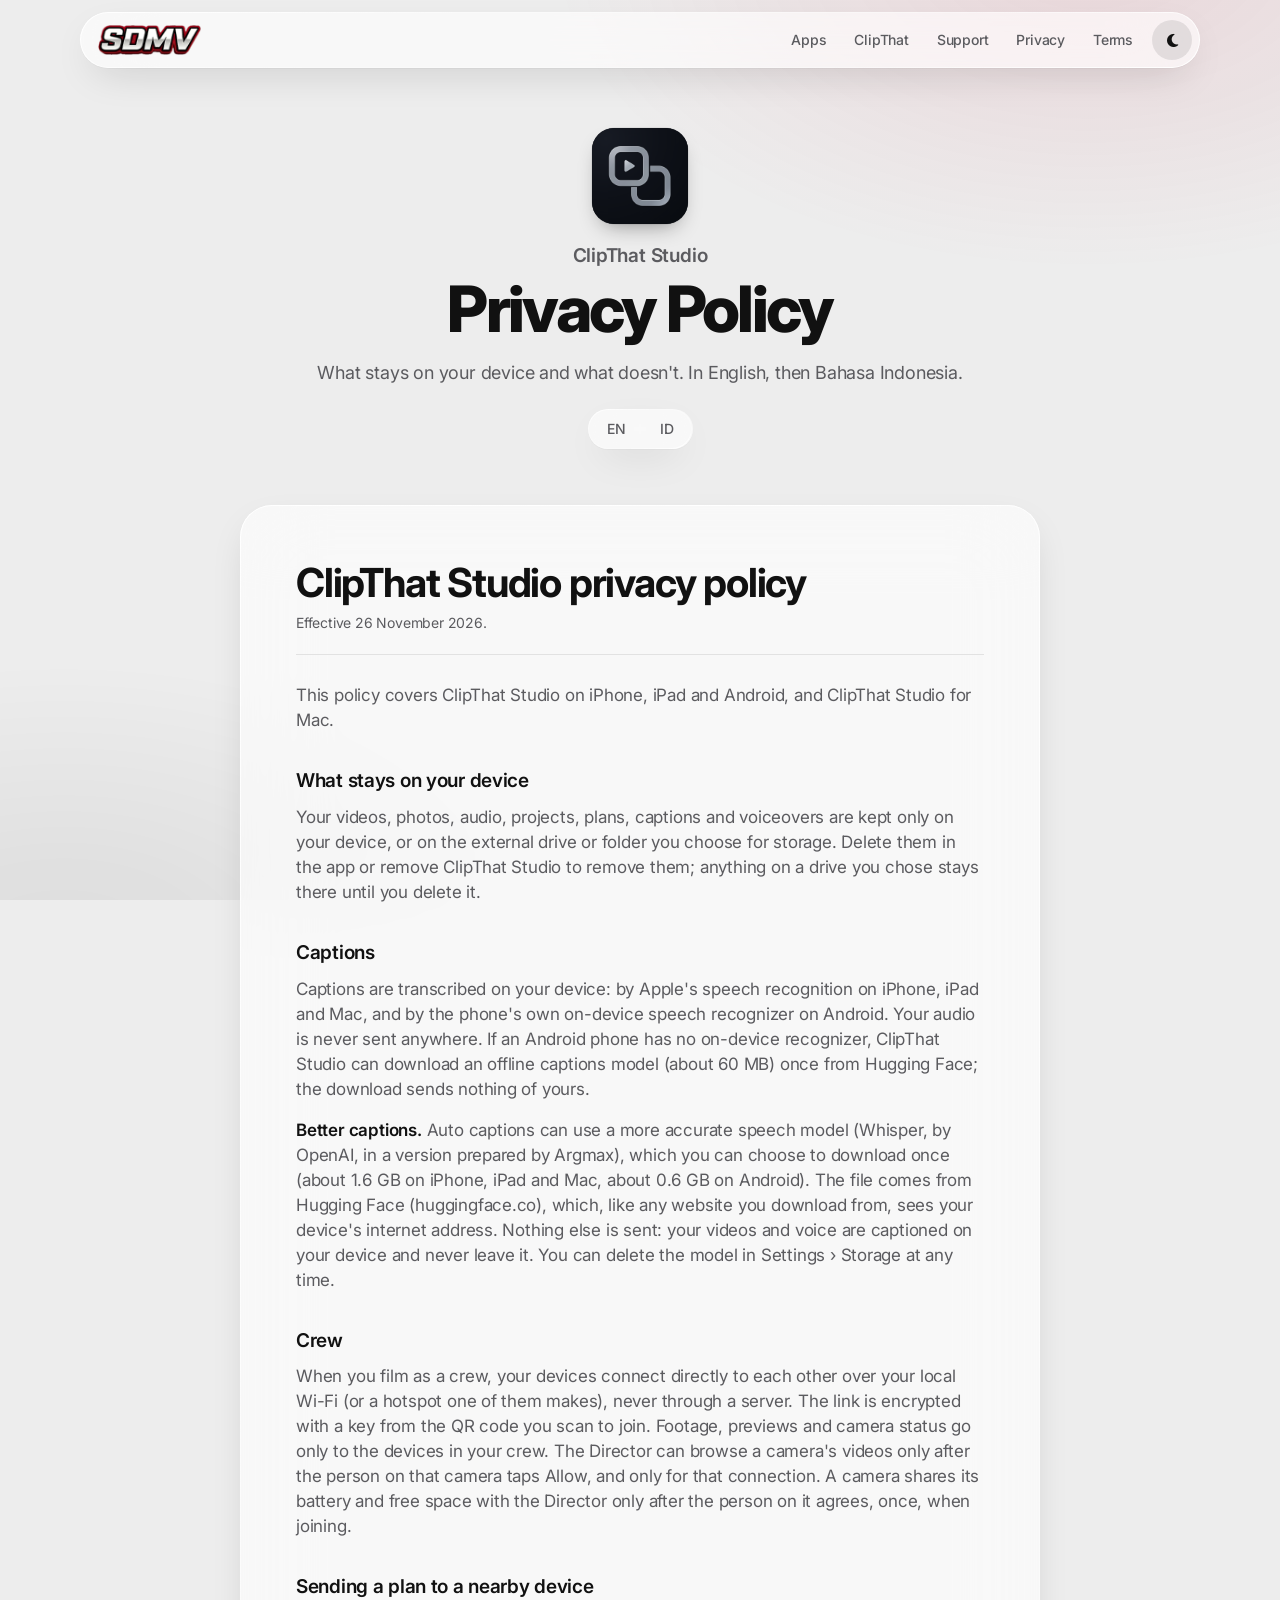
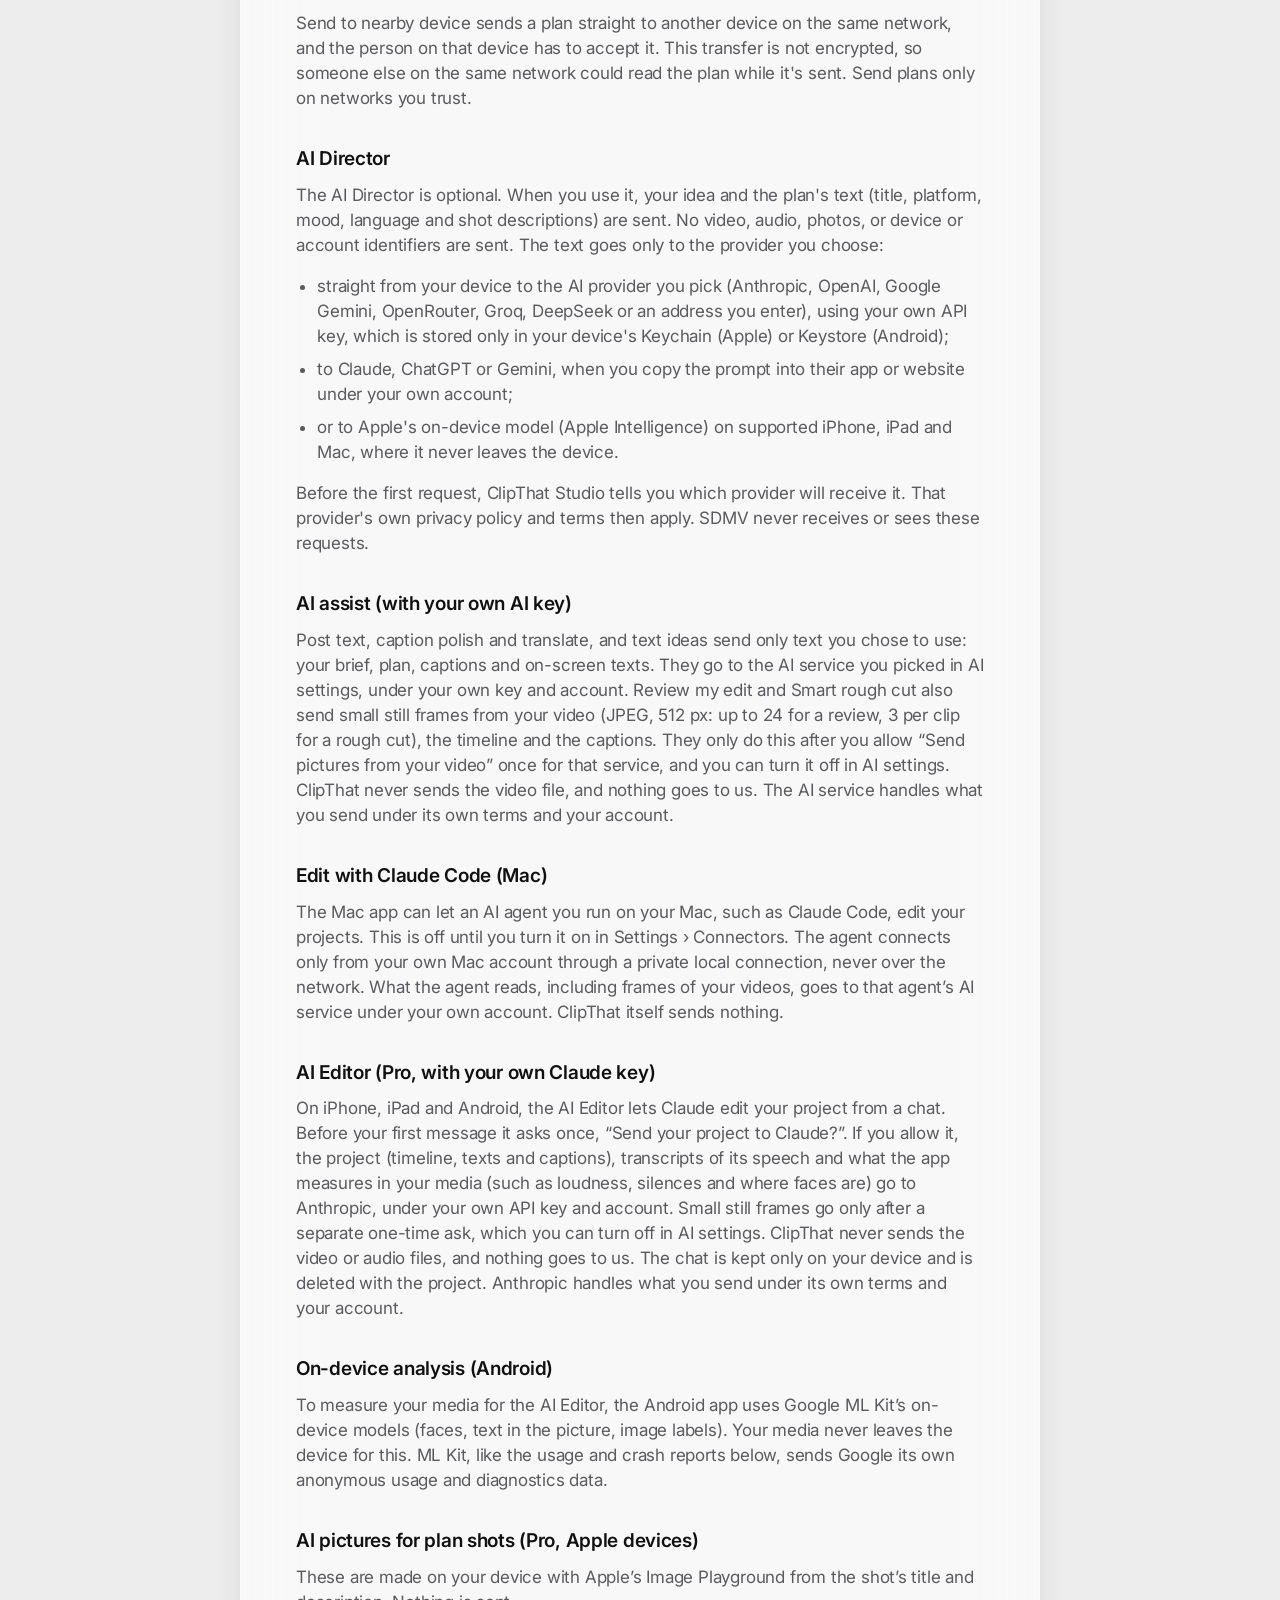
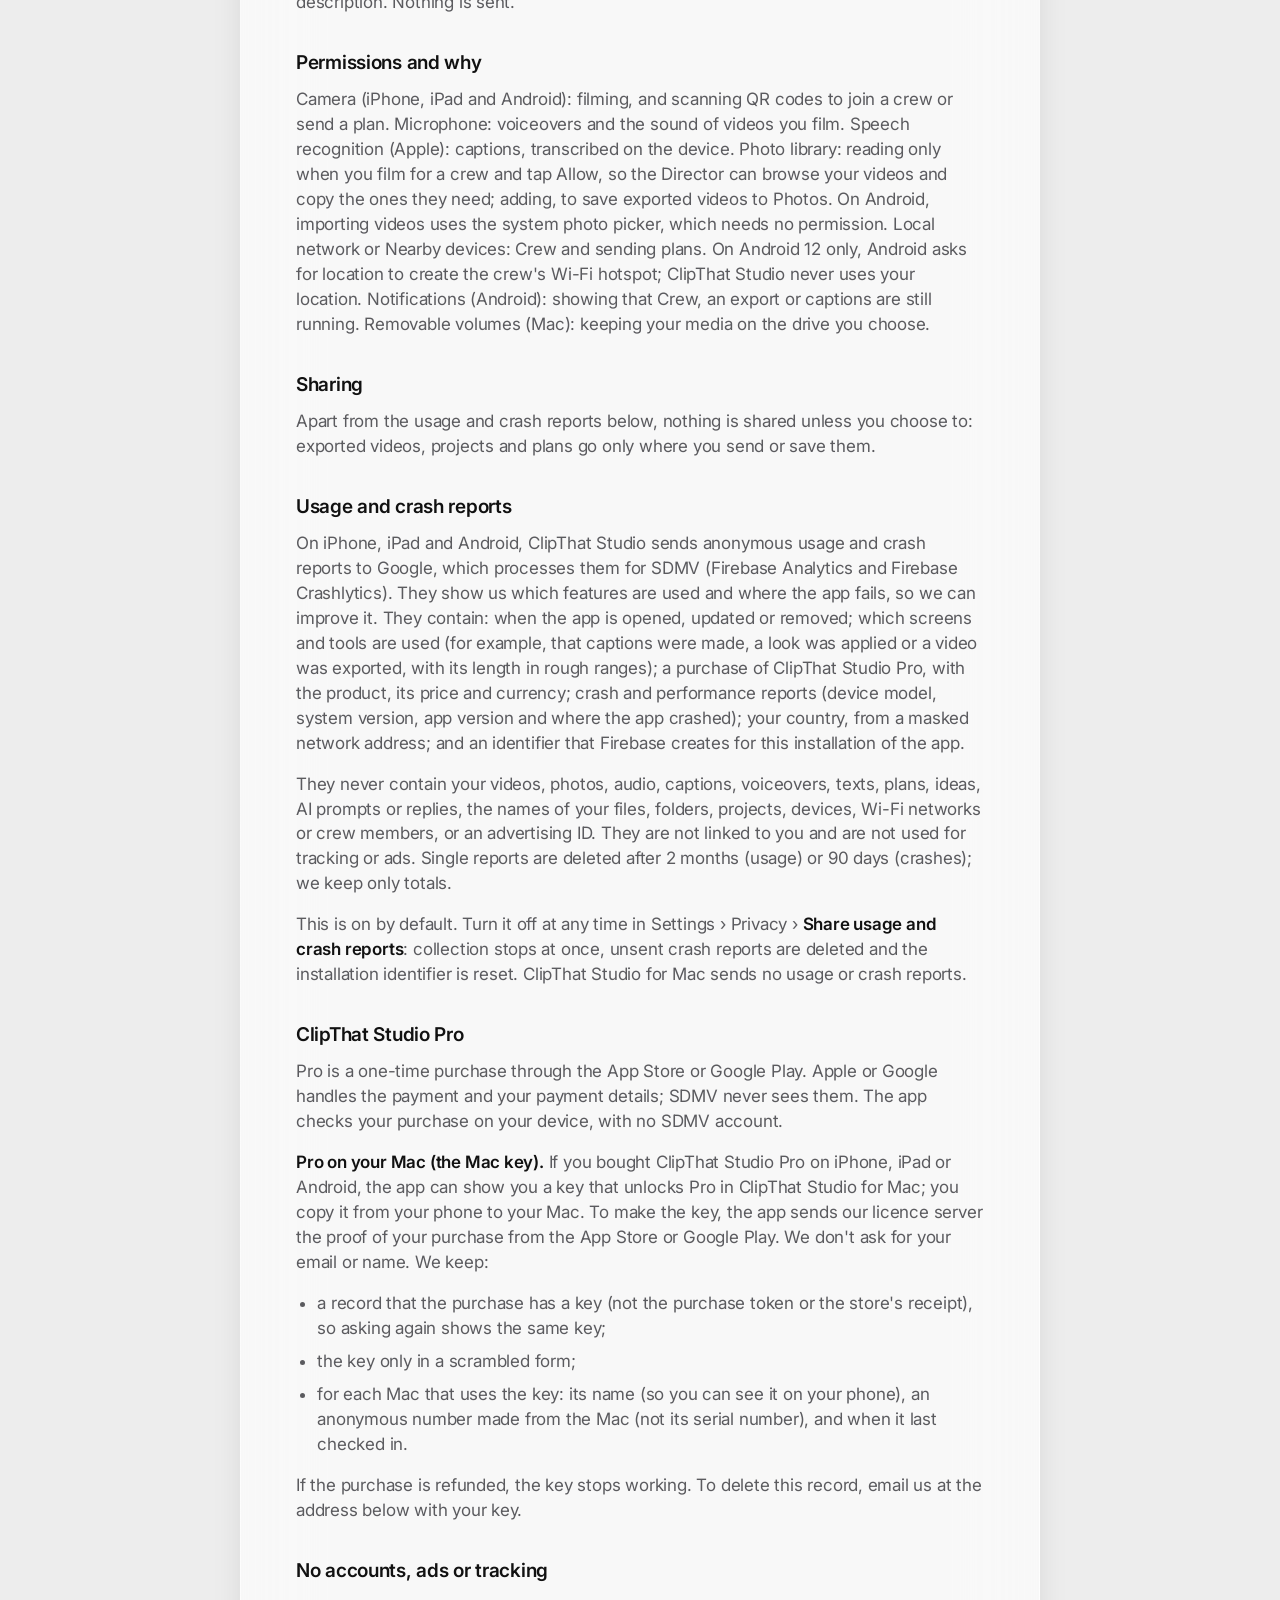
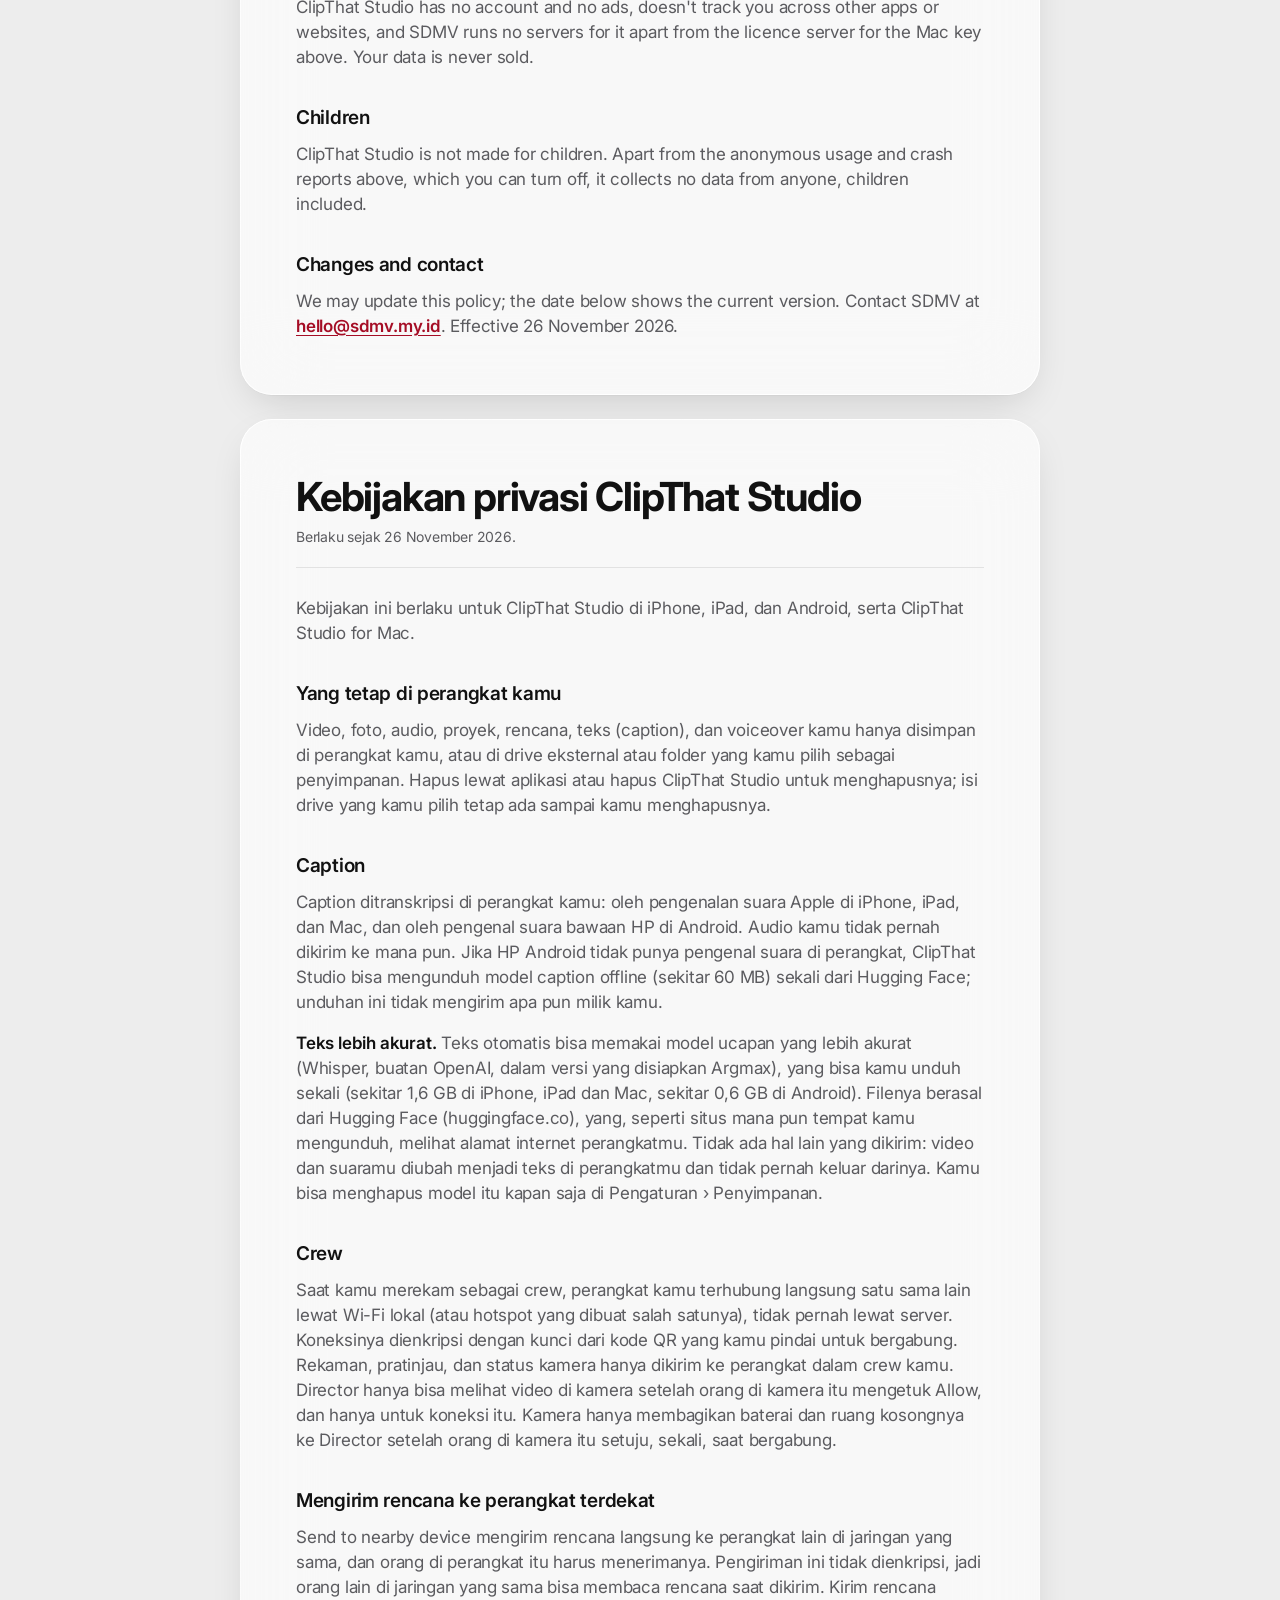
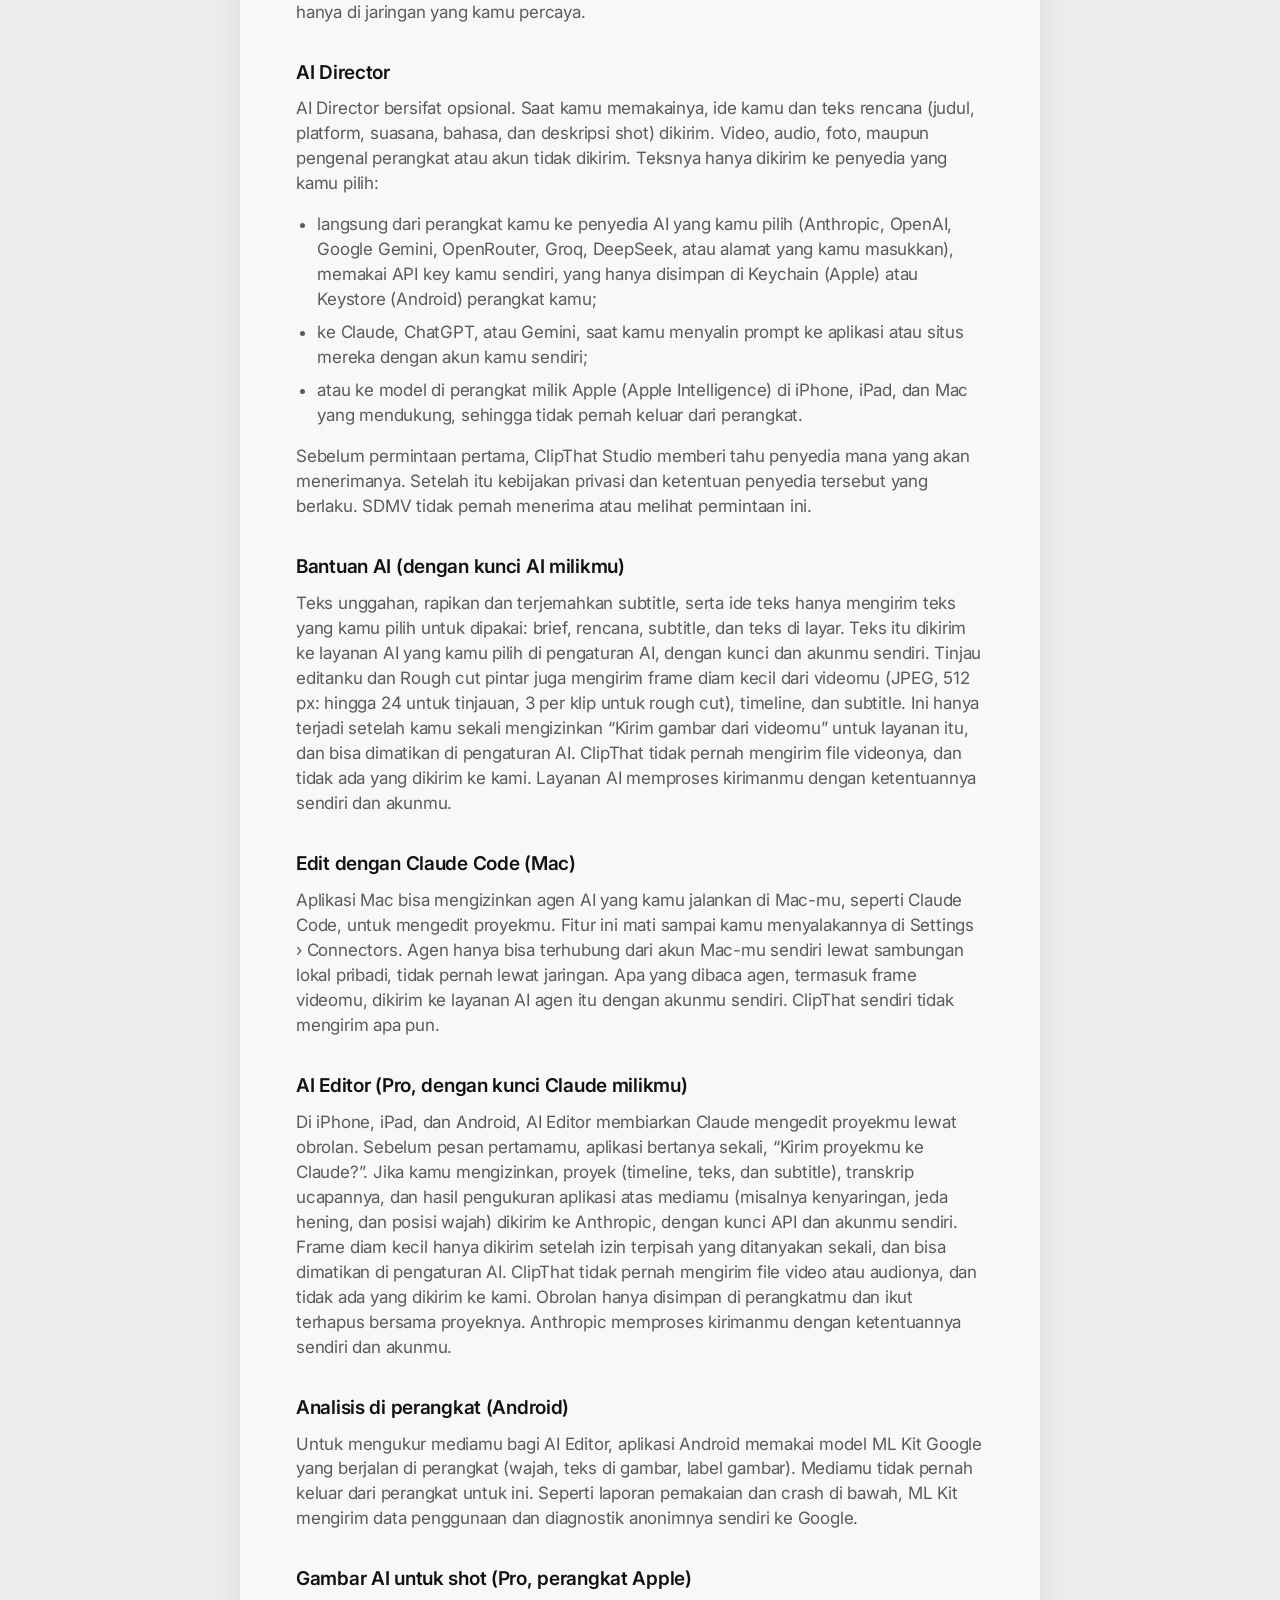
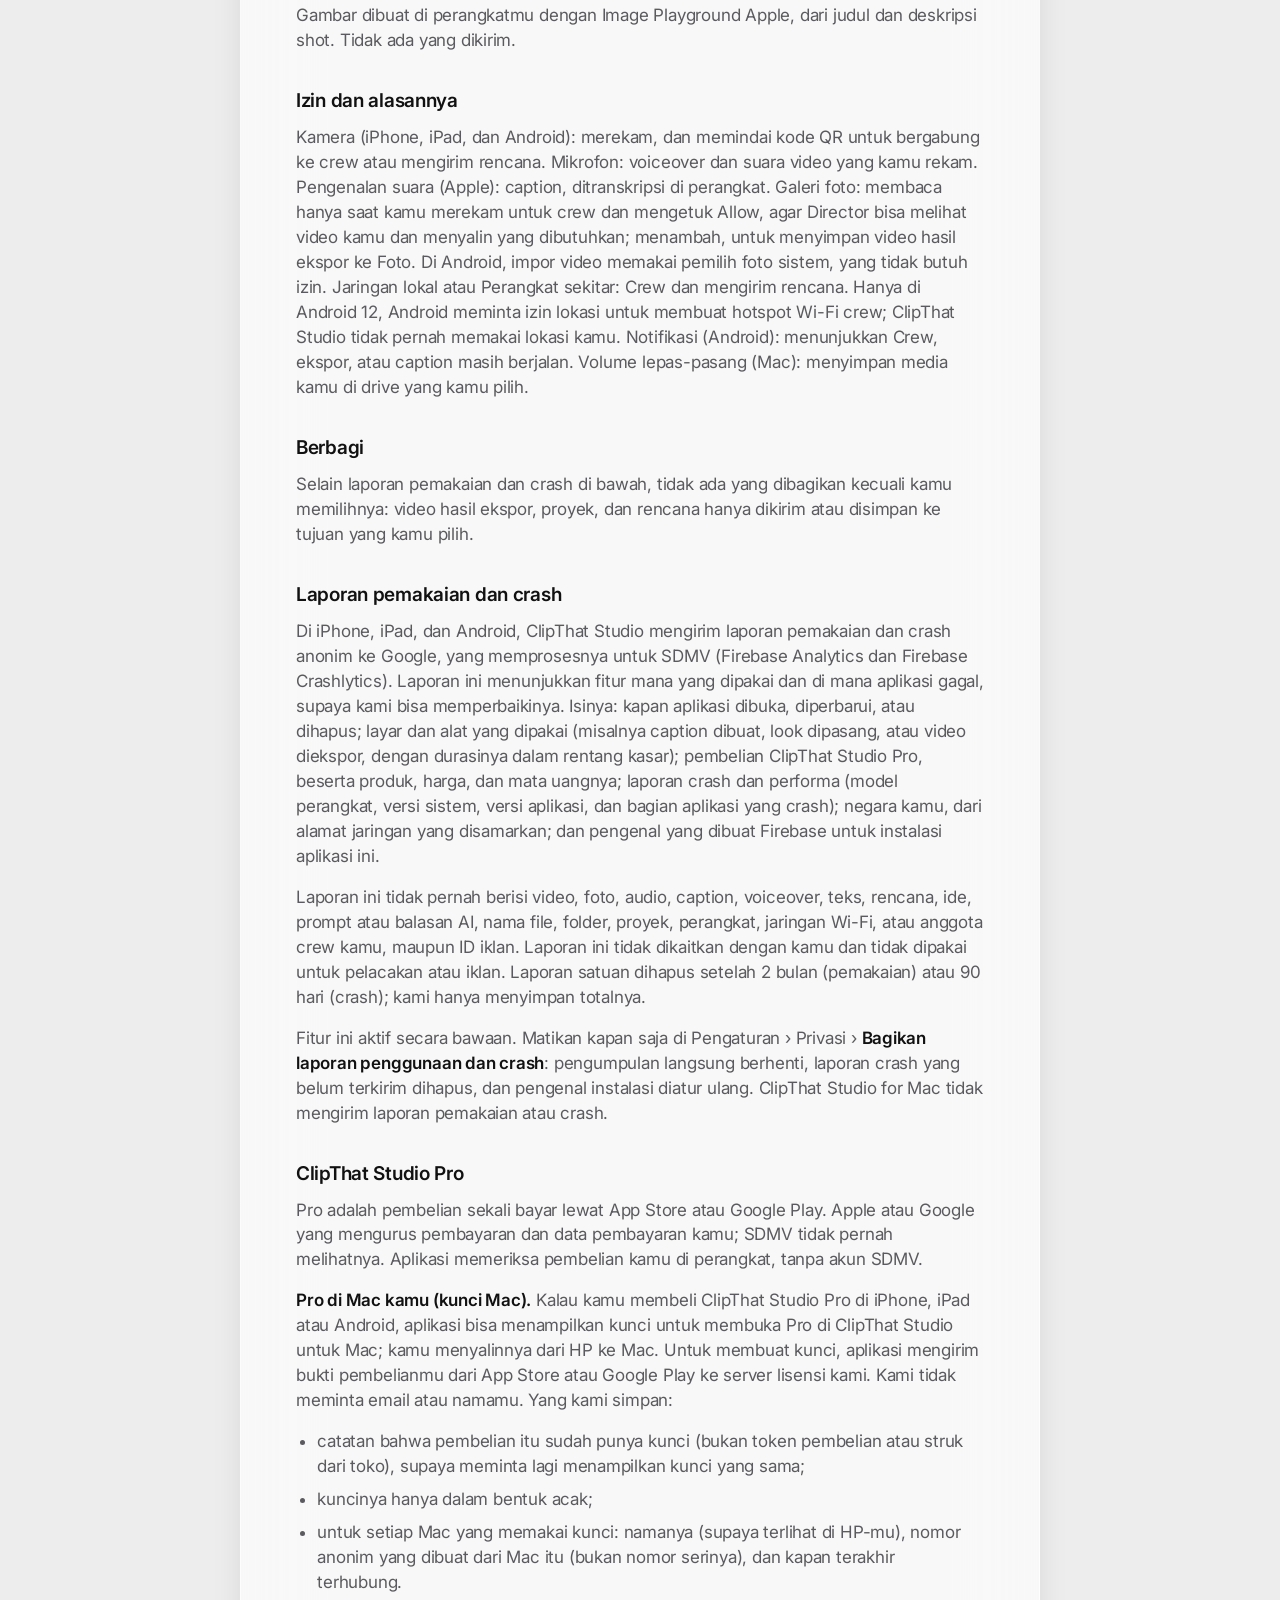
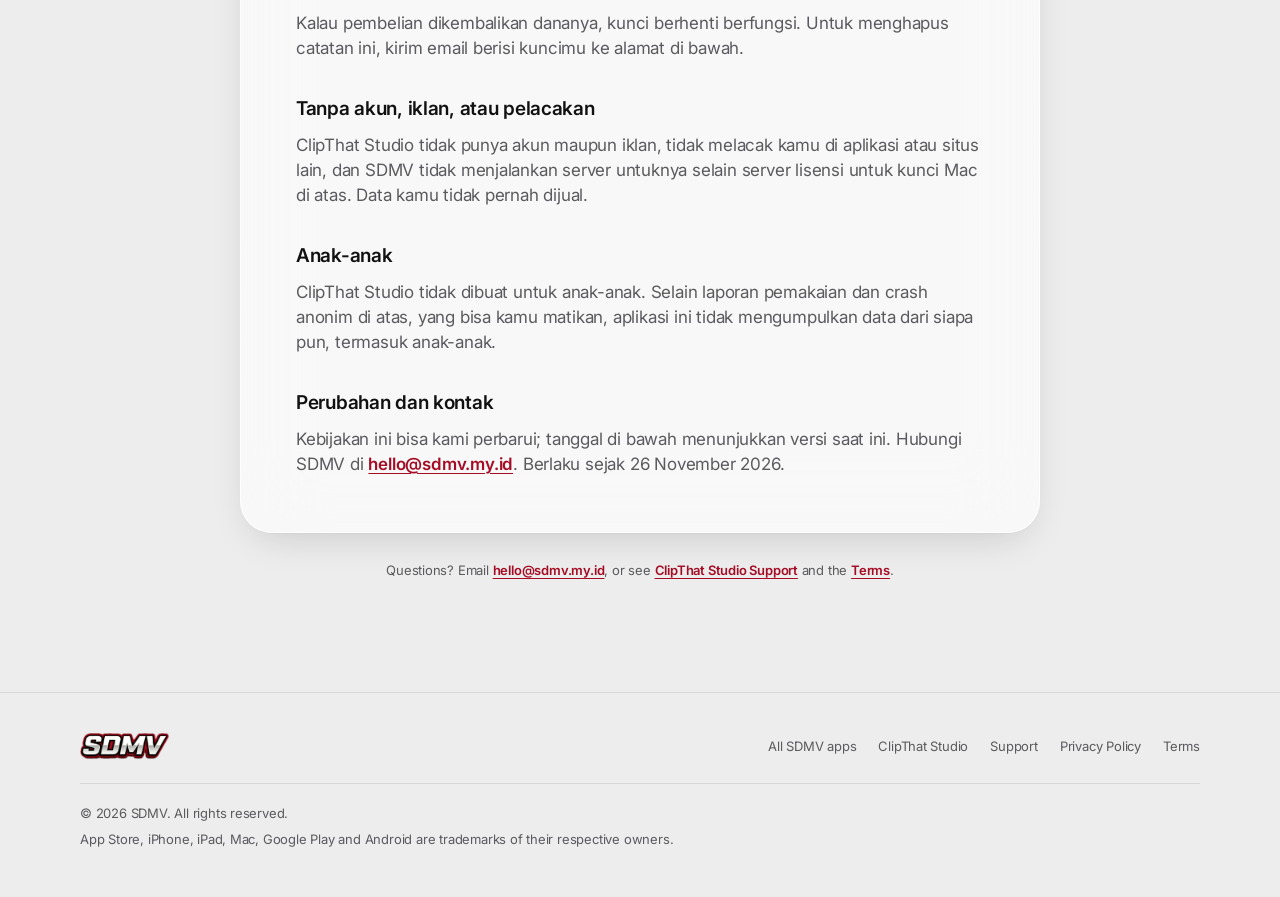
<file: clipthat/privacy/index.html>
<!DOCTYPE html>
<html lang="en">
<head>
    <meta charset="UTF-8">
    <meta name="viewport" content="width=device-width, initial-scale=1.0">
    <title>ClipThat Studio Privacy Policy | SDMV</title>
    <meta name="description" content="The ClipThat Studio privacy policy in English and Bahasa Indonesia: what stays on your device, what leaves it, Crew, the AI Director, AI assist, the AI Editor, permissions and sharing.">
    <meta name="theme-color" media="(prefers-color-scheme: light)" content="#F5F5F7">
    <meta name="theme-color" media="(prefers-color-scheme: dark)" content="#000000">
    <link rel="canonical" href="https://sdmv.my.id/clipthat/privacy/">
    <link rel="alternate" hreflang="en" href="https://sdmv.my.id/clipthat/privacy/#en">
    <link rel="alternate" hreflang="id" href="https://sdmv.my.id/clipthat/privacy/#id">
    <link rel="icon" type="image/png" href="../../assets/sdmv-icon-192.png">
    <link rel="apple-touch-icon" href="../../assets/icon-clipthat.png">

    <!-- Apply saved theme before first paint -->
    <script>
        (function () {
            try {
                var saved = localStorage.getItem('sdmv-theme');
                if (saved === 'light' || saved === 'dark') document.documentElement.dataset.theme = saved;
            } catch (e) {}
        })();
    </script>

    <link rel="stylesheet" href="https://cdnjs.cloudflare.com/ajax/libs/font-awesome/6.4.0/css/all.min.css">
    <link rel="preconnect" href="https://fonts.googleapis.com">
    <link rel="preconnect" href="https://fonts.gstatic.com" crossorigin>
    <link href="https://fonts.googleapis.com/css2?family=Inter:opsz,wght@14..32,400..800&display=swap" rel="stylesheet">
    <link rel="stylesheet" href="../clipthat.css">
</head>
<body>

    <!-- Faint ember and shade so the glass has something to refract -->
    <div class="ambient" aria-hidden="true"></div>

    <header class="nav-wrap">
        <div class="container">
            <nav class="nav glass" aria-label="Main">
                <a href="../../" class="nav-logo" aria-label="SDMV home">
                    <img src="../../assets/sdmv-logo.png" alt="SDMV" width="103" height="30">
                </a>
                <div class="nav-links">
                    <a href="../../#apps" class="nav-extra">Apps</a>
                    <a href="../">ClipThat</a>
                    <a href="../support/" class="nav-extra">Support</a>
                    <a href="./" aria-current="page">Privacy</a>
                    <a href="../terms/" class="nav-extra">Terms</a>
                    <button type="button" id="theme-toggle" class="theme-toggle" aria-label="Switch theme">
                        <i class="fa-solid fa-moon" aria-hidden="true"></i>
                    </button>
                </div>
            </nav>
        </div>
    </header>

    <main id="top">

        <section class="chapter page-top container">
            <div class="chapter-head">
                <a href="../" class="app-icon icon-clipthat" aria-label="ClipThat Studio"><img src="../../assets/icon-clipthat.png" alt="" width="96" height="96"></a>
                <p class="chapter-name">ClipThat Studio</p>
                <h1>Privacy Policy</h1>
                <p>What stays on your device and what doesn't. In English, then Bahasa Indonesia.</p>
                <nav class="segmented glass" aria-label="Language">
                    <a href="#en" hreflang="en">EN</a>
                    <a href="#id" hreflang="id" lang="id">ID</a>
                </nav>
            </div>

            <article id="en" class="sheet glass" lang="en">
                <header class="sheet-head">
                    <h2>ClipThat Studio privacy policy</h2>
                    <p class="updated">Effective 26 November 2026.</p>
                </header>

                <div class="prose">
                    <p>This policy covers ClipThat Studio on iPhone, iPad and Android, and ClipThat Studio for Mac.</p>
                    <h3>What stays on your device</h3>
                    <p>Your videos, photos, audio, projects, plans, captions and voiceovers are kept only on your device, or on the external drive or folder you choose for storage. Delete them in the app or remove ClipThat Studio to remove them; anything on a drive you chose stays there until you delete it.</p>
                    <h3>Captions</h3>
                    <p>Captions are transcribed on your device: by Apple's speech recognition on iPhone, iPad and Mac, and by the phone's own on-device speech recognizer on Android. Your audio is never sent anywhere. If an Android phone has no on-device recognizer, ClipThat Studio can download an offline captions model (about 60 MB) once from Hugging Face; the download sends nothing of yours.</p>
                    <p><strong>Better captions.</strong> Auto captions can use a more accurate speech model (Whisper, by OpenAI, in a version prepared by Argmax), which you can choose to download once (about 1.6 GB on iPhone, iPad and Mac, about 0.6 GB on Android). The file comes from Hugging Face (huggingface.co), which, like any website you download from, sees your device's internet address. Nothing else is sent: your videos and voice are captioned on your device and never leave it. You can delete the model in Settings &rsaquo; Storage at any time.</p>
                    <h3>Crew</h3>
                    <p>When you film as a crew, your devices connect directly to each other over your local Wi-Fi (or a hotspot one of them makes), never through a server. The link is encrypted with a key from the QR code you scan to join. Footage, previews and camera status go only to the devices in your crew. The Director can browse a camera's videos only after the person on that camera taps Allow, and only for that connection. A camera shares its battery and free space with the Director only after the person on it agrees, once, when joining.</p>
                    <h3>Sending a plan to a nearby device</h3>
                    <p>Send to nearby device sends a plan straight to another device on the same network, and the person on that device has to accept it. This transfer is not encrypted, so someone else on the same network could read the plan while it's sent. Send plans only on networks you trust.</p>
                    <h3>AI Director</h3>
                    <p>The AI Director is optional. When you use it, your idea and the plan's text (title, platform, mood, language and shot descriptions) are sent. No video, audio, photos, or device or account identifiers are sent. The text goes only to the provider you choose:</p>
                    <ul>
                        <li>straight from your device to the AI provider you pick (Anthropic, OpenAI, Google Gemini, OpenRouter, Groq, DeepSeek or an address you enter), using your own API key, which is stored only in your device's Keychain (Apple) or Keystore (Android);</li>
                        <li>to Claude, ChatGPT or Gemini, when you copy the prompt into their app or website under your own account;</li>
                        <li>or to Apple's on-device model (Apple Intelligence) on supported iPhone, iPad and Mac, where it never leaves the device.</li>
                    </ul>
                    <p>Before the first request, ClipThat Studio tells you which provider will receive it. That provider's own privacy policy and terms then apply. SDMV never receives or sees these requests.</p>
                    <h3>AI assist (with your own AI key)</h3>
                    <p>Post text, caption polish and translate, and text ideas send only text you chose to use: your brief, plan, captions and on-screen texts. They go to the AI service you picked in AI settings, under your own key and account. Review my edit and Smart rough cut also send small still frames from your video (JPEG, 512 px: up to 24 for a review, 3 per clip for a rough cut), the timeline and the captions. They only do this after you allow &ldquo;Send pictures from your video&rdquo; once for that service, and you can turn it off in AI settings. ClipThat never sends the video file, and nothing goes to us. The AI service handles what you send under its own terms and your account.</p>
                    <h3>Edit with Claude Code (Mac)</h3>
                    <p>The Mac app can let an AI agent you run on your Mac, such as Claude Code, edit your projects. This is off until you turn it on in Settings &rsaquo; Connectors. The agent connects only from your own Mac account through a private local connection, never over the network. What the agent reads, including frames of your videos, goes to that agent&rsquo;s AI service under your own account. ClipThat itself sends nothing.</p>
                    <h3>AI Editor (Pro, with your own Claude key)</h3>
                    <p>On iPhone, iPad and Android, the AI Editor lets Claude edit your project from a chat. Before your first message it asks once, &ldquo;Send your project to Claude?&rdquo;. If you allow it, the project (timeline, texts and captions), transcripts of its speech and what the app measures in your media (such as loudness, silences and where faces are) go to Anthropic, under your own API key and account. Small still frames go only after a separate one-time ask, which you can turn off in AI settings. ClipThat never sends the video or audio files, and nothing goes to us. The chat is kept only on your device and is deleted with the project. Anthropic handles what you send under its own terms and your account.</p>
                    <h3>On-device analysis (Android)</h3>
                    <p>To measure your media for the AI Editor, the Android app uses Google ML Kit&rsquo;s on-device models (faces, text in the picture, image labels). Your media never leaves the device for this. ML Kit, like the usage and crash reports below, sends Google its own anonymous usage and diagnostics data.</p>
                    <h3>AI pictures for plan shots (Pro, Apple devices)</h3>
                    <p>These are made on your device with Apple&rsquo;s Image Playground from the shot&rsquo;s title and description. Nothing is sent.</p>
                    <h3>Permissions and why</h3>
                    <p>Camera (iPhone, iPad and Android): filming, and scanning QR codes to join a crew or send a plan. Microphone: voiceovers and the sound of videos you film. Speech recognition (Apple): captions, transcribed on the device. Photo library: reading only when you film for a crew and tap Allow, so the Director can browse your videos and copy the ones they need; adding, to save exported videos to Photos. On Android, importing videos uses the system photo picker, which needs no permission. Local network or Nearby devices: Crew and sending plans. On Android 12 only, Android asks for location to create the crew's Wi-Fi hotspot; ClipThat Studio never uses your location. Notifications (Android): showing that Crew, an export or captions are still running. Removable volumes (Mac): keeping your media on the drive you choose.</p>
                    <h3>Sharing</h3>
                    <p>Apart from the usage and crash reports below, nothing is shared unless you choose to: exported videos, projects and plans go only where you send or save them.</p>
                    <h3>Usage and crash reports</h3>
                    <p>On iPhone, iPad and Android, ClipThat Studio sends anonymous usage and crash reports to Google, which processes them for SDMV (Firebase Analytics and Firebase Crashlytics). They show us which features are used and where the app fails, so we can improve it. They contain: when the app is opened, updated or removed; which screens and tools are used (for example, that captions were made, a look was applied or a video was exported, with its length in rough ranges); a purchase of ClipThat Studio Pro, with the product, its price and currency; crash and performance reports (device model, system version, app version and where the app crashed); your country, from a masked network address; and an identifier that Firebase creates for this installation of the app.</p>
                    <p>They never contain your videos, photos, audio, captions, voiceovers, texts, plans, ideas, AI prompts or replies, the names of your files, folders, projects, devices, Wi-Fi networks or crew members, or an advertising ID. They are not linked to you and are not used for tracking or ads. Single reports are deleted after 2 months (usage) or 90 days (crashes); we keep only totals.</p>
                    <p>This is on by default. Turn it off at any time in Settings &rsaquo; Privacy &rsaquo; <strong>Share usage and crash reports</strong>: collection stops at once, unsent crash reports are deleted and the installation identifier is reset. ClipThat Studio for Mac sends no usage or crash reports.</p>
                    <h3>ClipThat Studio Pro</h3>
                    <p>Pro is a one-time purchase through the App Store or Google Play. Apple or Google handles the payment and your payment details; SDMV never sees them. The app checks your purchase on your device, with no SDMV account.</p>
                    <p><strong>Pro on your Mac (the Mac key).</strong> If you bought ClipThat Studio Pro on iPhone, iPad or Android, the app can show you a key that unlocks Pro in ClipThat Studio for Mac; you copy it from your phone to your Mac. To make the key, the app sends our licence server the proof of your purchase from the App Store or Google Play. We don't ask for your email or name. We keep:</p>
                    <ul>
                        <li>a record that the purchase has a key (not the purchase token or the store's receipt), so asking again shows the same key;</li>
                        <li>the key only in a scrambled form;</li>
                        <li>for each Mac that uses the key: its name (so you can see it on your phone), an anonymous number made from the Mac (not its serial number), and when it last checked in.</li>
                    </ul>
                    <p>If the purchase is refunded, the key stops working. To delete this record, email us at the address below with your key.</p>
                    <h3>No accounts, ads or tracking</h3>
                    <p>ClipThat Studio has no account and no ads, doesn't track you across other apps or websites, and SDMV runs no servers for it apart from the licence server for the Mac key above. Your data is never sold.</p>
                    <h3>Children</h3>
                    <p>ClipThat Studio is not made for children. Apart from the anonymous usage and crash reports above, which you can turn off, it collects no data from anyone, children included.</p>
                    <h3>Changes and contact</h3>
                    <p>We may update this policy; the date below shows the current version. Contact SDMV at <a href="mailto:hello@sdmv.my.id">hello@sdmv.my.id</a>. Effective 26 November 2026.</p>
                </div>
            </article>

            <article id="id" class="sheet glass" lang="id">
                <header class="sheet-head">
                    <h2>Kebijakan privasi ClipThat Studio</h2>
                    <p class="updated">Berlaku sejak 26 November 2026.</p>
                </header>

                <div class="prose">
                    <p>Kebijakan ini berlaku untuk ClipThat Studio di iPhone, iPad, dan Android, serta ClipThat Studio for Mac.</p>
                    <h3>Yang tetap di perangkat kamu</h3>
                    <p>Video, foto, audio, proyek, rencana, teks (caption), dan voiceover kamu hanya disimpan di perangkat kamu, atau di drive eksternal atau folder yang kamu pilih sebagai penyimpanan. Hapus lewat aplikasi atau hapus ClipThat Studio untuk menghapusnya; isi drive yang kamu pilih tetap ada sampai kamu menghapusnya.</p>
                    <h3>Caption</h3>
                    <p>Caption ditranskripsi di perangkat kamu: oleh pengenalan suara Apple di iPhone, iPad, dan Mac, dan oleh pengenal suara bawaan HP di Android. Audio kamu tidak pernah dikirim ke mana pun. Jika HP Android tidak punya pengenal suara di perangkat, ClipThat Studio bisa mengunduh model caption offline (sekitar 60 MB) sekali dari Hugging Face; unduhan ini tidak mengirim apa pun milik kamu.</p>
                    <p><strong>Teks lebih akurat.</strong> Teks otomatis bisa memakai model ucapan yang lebih akurat (Whisper, buatan OpenAI, dalam versi yang disiapkan Argmax), yang bisa kamu unduh sekali (sekitar 1,6 GB di iPhone, iPad dan Mac, sekitar 0,6 GB di Android). Filenya berasal dari Hugging Face (huggingface.co), yang, seperti situs mana pun tempat kamu mengunduh, melihat alamat internet perangkatmu. Tidak ada hal lain yang dikirim: video dan suaramu diubah menjadi teks di perangkatmu dan tidak pernah keluar darinya. Kamu bisa menghapus model itu kapan saja di Pengaturan &rsaquo; Penyimpanan.</p>
                    <h3>Crew</h3>
                    <p>Saat kamu merekam sebagai crew, perangkat kamu terhubung langsung satu sama lain lewat Wi-Fi lokal (atau hotspot yang dibuat salah satunya), tidak pernah lewat server. Koneksinya dienkripsi dengan kunci dari kode QR yang kamu pindai untuk bergabung. Rekaman, pratinjau, dan status kamera hanya dikirim ke perangkat dalam crew kamu. Director hanya bisa melihat video di kamera setelah orang di kamera itu mengetuk Allow, dan hanya untuk koneksi itu. Kamera hanya membagikan baterai dan ruang kosongnya ke Director setelah orang di kamera itu setuju, sekali, saat bergabung.</p>
                    <h3>Mengirim rencana ke perangkat terdekat</h3>
                    <p>Send to nearby device mengirim rencana langsung ke perangkat lain di jaringan yang sama, dan orang di perangkat itu harus menerimanya. Pengiriman ini tidak dienkripsi, jadi orang lain di jaringan yang sama bisa membaca rencana saat dikirim. Kirim rencana hanya di jaringan yang kamu percaya.</p>
                    <h3>AI Director</h3>
                    <p>AI Director bersifat opsional. Saat kamu memakainya, ide kamu dan teks rencana (judul, platform, suasana, bahasa, dan deskripsi shot) dikirim. Video, audio, foto, maupun pengenal perangkat atau akun tidak dikirim. Teksnya hanya dikirim ke penyedia yang kamu pilih:</p>
                    <ul>
                        <li>langsung dari perangkat kamu ke penyedia AI yang kamu pilih (Anthropic, OpenAI, Google Gemini, OpenRouter, Groq, DeepSeek, atau alamat yang kamu masukkan), memakai API key kamu sendiri, yang hanya disimpan di Keychain (Apple) atau Keystore (Android) perangkat kamu;</li>
                        <li>ke Claude, ChatGPT, atau Gemini, saat kamu menyalin prompt ke aplikasi atau situs mereka dengan akun kamu sendiri;</li>
                        <li>atau ke model di perangkat milik Apple (Apple Intelligence) di iPhone, iPad, dan Mac yang mendukung, sehingga tidak pernah keluar dari perangkat.</li>
                    </ul>
                    <p>Sebelum permintaan pertama, ClipThat Studio memberi tahu penyedia mana yang akan menerimanya. Setelah itu kebijakan privasi dan ketentuan penyedia tersebut yang berlaku. SDMV tidak pernah menerima atau melihat permintaan ini.</p>
                    <h3>Bantuan AI (dengan kunci AI milikmu)</h3>
                    <p>Teks unggahan, rapikan dan terjemahkan subtitle, serta ide teks hanya mengirim teks yang kamu pilih untuk dipakai: brief, rencana, subtitle, dan teks di layar. Teks itu dikirim ke layanan AI yang kamu pilih di pengaturan AI, dengan kunci dan akunmu sendiri. Tinjau editanku dan Rough cut pintar juga mengirim frame diam kecil dari videomu (JPEG, 512 px: hingga 24 untuk tinjauan, 3 per klip untuk rough cut), timeline, dan subtitle. Ini hanya terjadi setelah kamu sekali mengizinkan &ldquo;Kirim gambar dari videomu&rdquo; untuk layanan itu, dan bisa dimatikan di pengaturan AI. ClipThat tidak pernah mengirim file videonya, dan tidak ada yang dikirim ke kami. Layanan AI memproses kirimanmu dengan ketentuannya sendiri dan akunmu.</p>
                    <h3>Edit dengan Claude Code (Mac)</h3>
                    <p>Aplikasi Mac bisa mengizinkan agen AI yang kamu jalankan di Mac-mu, seperti Claude Code, untuk mengedit proyekmu. Fitur ini mati sampai kamu menyalakannya di Settings &rsaquo; Connectors. Agen hanya bisa terhubung dari akun Mac-mu sendiri lewat sambungan lokal pribadi, tidak pernah lewat jaringan. Apa yang dibaca agen, termasuk frame videomu, dikirim ke layanan AI agen itu dengan akunmu sendiri. ClipThat sendiri tidak mengirim apa pun.</p>
                    <h3>AI Editor (Pro, dengan kunci Claude milikmu)</h3>
                    <p>Di iPhone, iPad, dan Android, AI Editor membiarkan Claude mengedit proyekmu lewat obrolan. Sebelum pesan pertamamu, aplikasi bertanya sekali, &ldquo;Kirim proyekmu ke Claude?&rdquo;. Jika kamu mengizinkan, proyek (timeline, teks, dan subtitle), transkrip ucapannya, dan hasil pengukuran aplikasi atas mediamu (misalnya kenyaringan, jeda hening, dan posisi wajah) dikirim ke Anthropic, dengan kunci API dan akunmu sendiri. Frame diam kecil hanya dikirim setelah izin terpisah yang ditanyakan sekali, dan bisa dimatikan di pengaturan AI. ClipThat tidak pernah mengirim file video atau audionya, dan tidak ada yang dikirim ke kami. Obrolan hanya disimpan di perangkatmu dan ikut terhapus bersama proyeknya. Anthropic memproses kirimanmu dengan ketentuannya sendiri dan akunmu.</p>
                    <h3>Analisis di perangkat (Android)</h3>
                    <p>Untuk mengukur mediamu bagi AI Editor, aplikasi Android memakai model ML Kit Google yang berjalan di perangkat (wajah, teks di gambar, label gambar). Mediamu tidak pernah keluar dari perangkat untuk ini. Seperti laporan pemakaian dan crash di bawah, ML Kit mengirim data penggunaan dan diagnostik anonimnya sendiri ke Google.</p>
                    <h3>Gambar AI untuk shot (Pro, perangkat Apple)</h3>
                    <p>Gambar dibuat di perangkatmu dengan Image Playground Apple, dari judul dan deskripsi shot. Tidak ada yang dikirim.</p>
                    <h3>Izin dan alasannya</h3>
                    <p>Kamera (iPhone, iPad, dan Android): merekam, dan memindai kode QR untuk bergabung ke crew atau mengirim rencana. Mikrofon: voiceover dan suara video yang kamu rekam. Pengenalan suara (Apple): caption, ditranskripsi di perangkat. Galeri foto: membaca hanya saat kamu merekam untuk crew dan mengetuk Allow, agar Director bisa melihat video kamu dan menyalin yang dibutuhkan; menambah, untuk menyimpan video hasil ekspor ke Foto. Di Android, impor video memakai pemilih foto sistem, yang tidak butuh izin. Jaringan lokal atau Perangkat sekitar: Crew dan mengirim rencana. Hanya di Android 12, Android meminta izin lokasi untuk membuat hotspot Wi-Fi crew; ClipThat Studio tidak pernah memakai lokasi kamu. Notifikasi (Android): menunjukkan Crew, ekspor, atau caption masih berjalan. Volume lepas-pasang (Mac): menyimpan media kamu di drive yang kamu pilih.</p>
                    <h3>Berbagi</h3>
                    <p>Selain laporan pemakaian dan crash di bawah, tidak ada yang dibagikan kecuali kamu memilihnya: video hasil ekspor, proyek, dan rencana hanya dikirim atau disimpan ke tujuan yang kamu pilih.</p>
                    <h3>Laporan pemakaian dan crash</h3>
                    <p>Di iPhone, iPad, dan Android, ClipThat Studio mengirim laporan pemakaian dan crash anonim ke Google, yang memprosesnya untuk SDMV (Firebase Analytics dan Firebase Crashlytics). Laporan ini menunjukkan fitur mana yang dipakai dan di mana aplikasi gagal, supaya kami bisa memperbaikinya. Isinya: kapan aplikasi dibuka, diperbarui, atau dihapus; layar dan alat yang dipakai (misalnya caption dibuat, look dipasang, atau video diekspor, dengan durasinya dalam rentang kasar); pembelian ClipThat Studio Pro, beserta produk, harga, dan mata uangnya; laporan crash dan performa (model perangkat, versi sistem, versi aplikasi, dan bagian aplikasi yang crash); negara kamu, dari alamat jaringan yang disamarkan; dan pengenal yang dibuat Firebase untuk instalasi aplikasi ini.</p>
                    <p>Laporan ini tidak pernah berisi video, foto, audio, caption, voiceover, teks, rencana, ide, prompt atau balasan AI, nama file, folder, proyek, perangkat, jaringan Wi-Fi, atau anggota crew kamu, maupun ID iklan. Laporan ini tidak dikaitkan dengan kamu dan tidak dipakai untuk pelacakan atau iklan. Laporan satuan dihapus setelah 2 bulan (pemakaian) atau 90 hari (crash); kami hanya menyimpan totalnya.</p>
                    <p>Fitur ini aktif secara bawaan. Matikan kapan saja di Pengaturan &rsaquo; Privasi &rsaquo; <strong>Bagikan laporan penggunaan dan crash</strong>: pengumpulan langsung berhenti, laporan crash yang belum terkirim dihapus, dan pengenal instalasi diatur ulang. ClipThat Studio for Mac tidak mengirim laporan pemakaian atau crash.</p>
                    <h3>ClipThat Studio Pro</h3>
                    <p>Pro adalah pembelian sekali bayar lewat App Store atau Google Play. Apple atau Google yang mengurus pembayaran dan data pembayaran kamu; SDMV tidak pernah melihatnya. Aplikasi memeriksa pembelian kamu di perangkat, tanpa akun SDMV.</p>
                    <p><strong>Pro di Mac kamu (kunci Mac).</strong> Kalau kamu membeli ClipThat Studio Pro di iPhone, iPad atau Android, aplikasi bisa menampilkan kunci untuk membuka Pro di ClipThat Studio untuk Mac; kamu menyalinnya dari HP ke Mac. Untuk membuat kunci, aplikasi mengirim bukti pembelianmu dari App Store atau Google Play ke server lisensi kami. Kami tidak meminta email atau namamu. Yang kami simpan:</p>
                    <ul>
                        <li>catatan bahwa pembelian itu sudah punya kunci (bukan token pembelian atau struk dari toko), supaya meminta lagi menampilkan kunci yang sama;</li>
                        <li>kuncinya hanya dalam bentuk acak;</li>
                        <li>untuk setiap Mac yang memakai kunci: namanya (supaya terlihat di HP-mu), nomor anonim yang dibuat dari Mac itu (bukan nomor serinya), dan kapan terakhir terhubung.</li>
                    </ul>
                    <p>Kalau pembelian dikembalikan dananya, kunci berhenti berfungsi. Untuk menghapus catatan ini, kirim email berisi kuncimu ke alamat di bawah.</p>
                    <h3>Tanpa akun, iklan, atau pelacakan</h3>
                    <p>ClipThat Studio tidak punya akun maupun iklan, tidak melacak kamu di aplikasi atau situs lain, dan SDMV tidak menjalankan server untuknya selain server lisensi untuk kunci Mac di atas. Data kamu tidak pernah dijual.</p>
                    <h3>Anak-anak</h3>
                    <p>ClipThat Studio tidak dibuat untuk anak-anak. Selain laporan pemakaian dan crash anonim di atas, yang bisa kamu matikan, aplikasi ini tidak mengumpulkan data dari siapa pun, termasuk anak-anak.</p>
                    <h3>Perubahan dan kontak</h3>
                    <p>Kebijakan ini bisa kami perbarui; tanggal di bawah menunjukkan versi saat ini. Hubungi SDMV di <a href="mailto:hello@sdmv.my.id">hello@sdmv.my.id</a>. Berlaku sejak 26 November 2026.</p>
                </div>
            </article>

            <p class="note">Questions? Email <a href="mailto:hello@sdmv.my.id">hello@sdmv.my.id</a>, or see <a href="../support/">ClipThat Studio Support</a> and the <a href="../terms/">Terms</a>.</p>
        </section>
    </main>

    <footer class="footer">
        <div class="container">
            <div class="footer-top">
                <a href="../../" aria-label="SDMV home"><img src="../../assets/sdmv-logo.png" alt="SDMV" width="89" height="26"></a>
                <nav aria-label="Footer">
                    <a href="../../#apps">All SDMV apps</a>
                    <a href="../">ClipThat Studio</a>
                    <a href="../support/">Support</a>
                    <a href="../privacy/">Privacy Policy</a>
                    <a href="../terms/">Terms</a>
                </nav>
            </div>
            <div class="footer-legal">
                <p>© 2026 SDMV. All rights reserved.</p>
                <p>App Store, iPhone, iPad, Mac, Google Play and Android are trademarks of their respective owners.</p>
            </div>
        </div>
    </footer>

    <script src="../clipthat.js"></script>
</body>
</html>
</file>
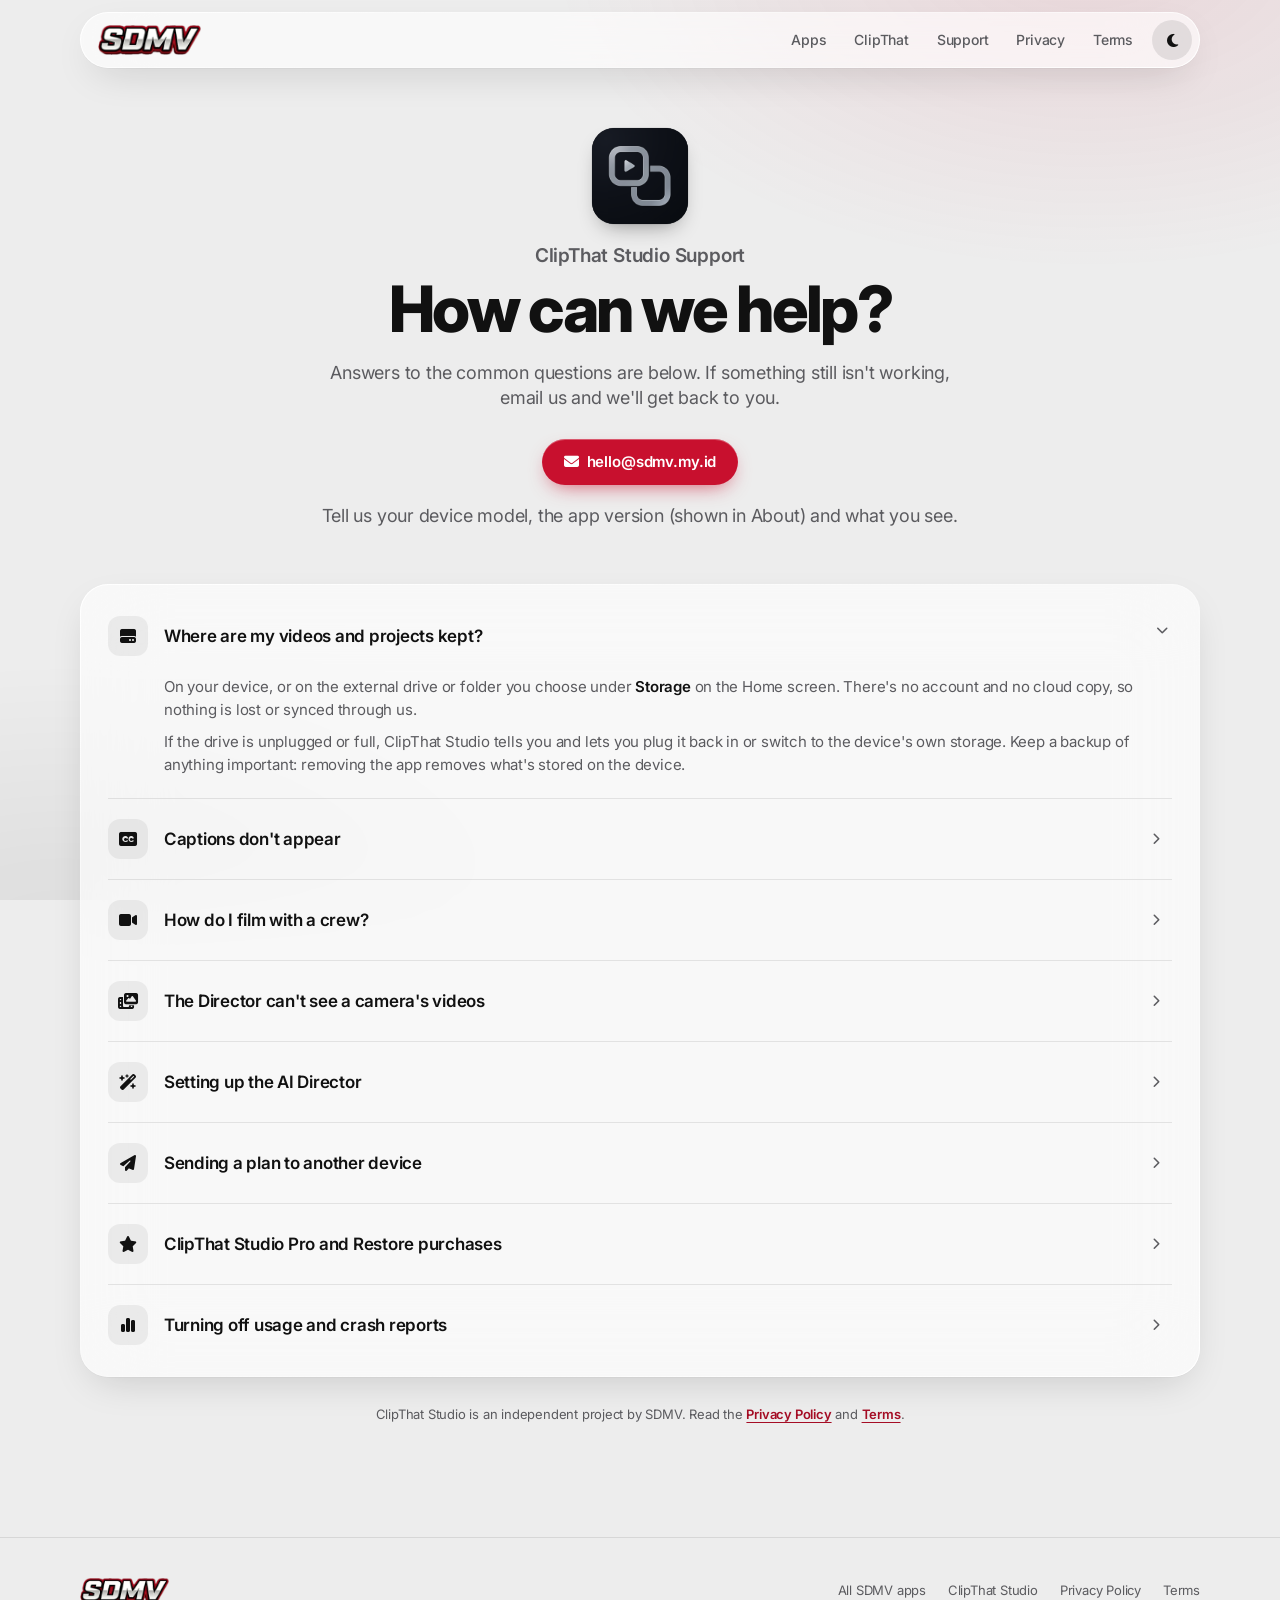
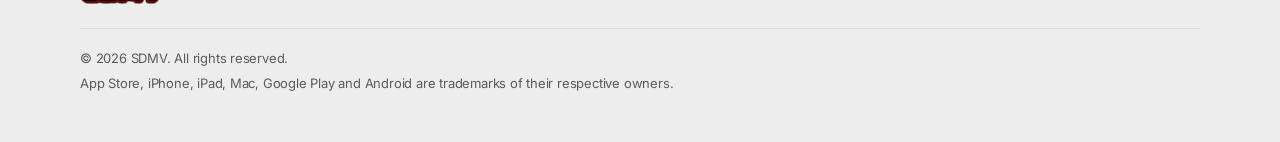
<file: clipthat/support/index.html>
<!DOCTYPE html>
<html lang="en">
<head>
    <meta charset="UTF-8">
    <meta name="viewport" content="width=device-width, initial-scale=1.0">
    <title>ClipThat Studio Support | SDMV</title>
    <meta name="description" content="Help with ClipThat Studio: where your media is stored, captions, filming as a crew, the Director browsing a camera's videos, the AI Director and sending plans. Contact hello@sdmv.my.id.">
    <meta name="theme-color" media="(prefers-color-scheme: light)" content="#F5F5F7">
    <meta name="theme-color" media="(prefers-color-scheme: dark)" content="#000000">
    <link rel="canonical" href="https://sdmv.my.id/clipthat/support/">
    <link rel="icon" type="image/png" href="../../assets/sdmv-icon-192.png">
    <link rel="apple-touch-icon" href="../../assets/icon-clipthat.png">

    <!-- Apply saved theme before first paint -->
    <script>
        (function () {
            try {
                var saved = localStorage.getItem('sdmv-theme');
                if (saved === 'light' || saved === 'dark') document.documentElement.dataset.theme = saved;
            } catch (e) {}
        })();
    </script>

    <link rel="stylesheet" href="https://cdnjs.cloudflare.com/ajax/libs/font-awesome/6.4.0/css/all.min.css">
    <link rel="preconnect" href="https://fonts.googleapis.com">
    <link rel="preconnect" href="https://fonts.gstatic.com" crossorigin>
    <link href="https://fonts.googleapis.com/css2?family=Inter:opsz,wght@14..32,400..800&display=swap" rel="stylesheet">
    <link rel="stylesheet" href="../clipthat.css">
</head>
<body>

    <!-- Faint ember and shade so the glass has something to refract -->
    <div class="ambient" aria-hidden="true"></div>

    <header class="nav-wrap">
        <div class="container">
            <nav class="nav glass" aria-label="Main">
                <a href="../../" class="nav-logo" aria-label="SDMV home">
                    <img src="../../assets/sdmv-logo.png" alt="SDMV" width="103" height="30">
                </a>
                <div class="nav-links">
                    <a href="../../#apps" class="nav-extra">Apps</a>
                    <a href="../">ClipThat</a>
                    <a href="./" aria-current="page">Support</a>
                    <a href="../privacy/" class="nav-extra">Privacy</a>
                    <a href="../terms/" class="nav-extra">Terms</a>
                    <button type="button" id="theme-toggle" class="theme-toggle" aria-label="Switch theme">
                        <i class="fa-solid fa-moon" aria-hidden="true"></i>
                    </button>
                </div>
            </nav>
        </div>
    </header>

    <main id="top">

        <section class="chapter page-top container">
            <div class="chapter-head">
                <a href="../" class="app-icon icon-clipthat" aria-label="ClipThat Studio"><img src="../../assets/icon-clipthat.png" alt="" width="96" height="96"></a>
                <p class="chapter-name">ClipThat Studio Support</p>
                <h1>How can we help?</h1>
                <p>Answers to the common questions are below. If something still isn't working, email us and we'll get back to you.</p>
                <div class="btn-row">
                    <a href="mailto:hello@sdmv.my.id?subject=ClipThat%20Studio%20support" class="btn btn-primary">
                        <i class="fa-solid fa-envelope" aria-hidden="true"></i>
                        hello@sdmv.my.id
                    </a>
                </div>
                <p class="chapter-meta">Tell us your device model, the app version (shown in About) and what you see.</p>
            </div>

            <div class="panel glass faq">
                <details open>
                    <summary><i class="fa-solid fa-hard-drive" aria-hidden="true"></i><span>Where are my videos and projects kept?</span><i class="fa-solid fa-chevron-right chev" aria-hidden="true"></i></summary>
                    <div class="answer">
                        <p>On your device, or on the external drive or folder you choose under <strong>Storage</strong> on the Home screen. There's no account and no cloud copy, so nothing is lost or synced through us.</p>
                        <p>If the drive is unplugged or full, ClipThat Studio tells you and lets you plug it back in or switch to the device's own storage. Keep a backup of anything important: removing the app removes what's stored on the device.</p>
                    </div>
                </details>

                <details>
                    <summary><i class="fa-solid fa-closed-captioning" aria-hidden="true"></i><span>Captions don't appear</span><i class="fa-solid fa-chevron-right chev" aria-hidden="true"></i></summary>
                    <div class="answer">
                        <p>Captions are transcribed on your device, so the device's speech recognition has to support your language.</p>
                        <ul>
                            <li><strong>iPhone, iPad and Mac:</strong> allow Speech Recognition for ClipThat Studio in Settings if you said no earlier. The first time, your device may need a moment to get the language ready.</li>
                            <li><strong>Android:</strong> if your phone has no on-device speech recognizer, ClipThat Studio offers to download an offline captions model (about 60 MB) once. It needs an internet connection for that download only.</li>
                        </ul>
                        <p>Clear speech with little background music gives the best captions.</p>
                    </div>
                </details>

                <details>
                    <summary><i class="fa-solid fa-video" aria-hidden="true"></i><span>How do I film with a crew?</span><i class="fa-solid fa-chevron-right chev" aria-hidden="true"></i></summary>
                    <div class="answer">
                        <p>One device directs and up to four others film. All of them need ClipThat Studio.</p>
                        <ol>
                            <li>On the Director's device, tap <strong>Direct a crew</strong>. It shows a QR code.</li>
                            <li>On each camera, tap <strong>Join a crew</strong> and scan the code.</li>
                            <li>Allow Local Network (iPhone, iPad and Mac) or Nearby devices (Android) when asked.</li>
                        </ol>
                        <p>The devices talk directly over your Wi-Fi, encrypted, never through a server. With no Wi-Fi around, an Android device can make a network for the crew, or an iPhone can share its Personal Hotspot. Takes go straight to the Director's timeline.</p>
                        <p>Can't connect? Make sure every device is on the same Wi-Fi, and that guest or public networks aren't blocking devices from seeing each other.</p>
                    </div>
                </details>

                <details>
                    <summary><i class="fa-solid fa-photo-film" aria-hidden="true"></i><span>The Director can't see a camera's videos</span><i class="fa-solid fa-chevron-right chev" aria-hidden="true"></i></summary>
                    <div class="answer">
                        <p>The Director can browse videos already on a camera only after the person on that camera taps <strong>Allow</strong>, and only for that connection. If they tapped Don't allow, reconnect and ask again.</p>
                        <p>The camera also needs photo library access for ClipThat Studio in its Settings. On Android, if only some videos were allowed, the Director sees only those.</p>
                    </div>
                </details>

                <details>
                    <summary><i class="fa-solid fa-wand-magic-sparkles" aria-hidden="true"></i><span>Setting up the AI Director</span><i class="fa-solid fa-chevron-right chev" aria-hidden="true"></i></summary>
                    <div class="answer">
                        <p>The AI Director turns your idea into a shot plan. Choose one way to use it:</p>
                        <ul>
                            <li><strong>Your own API key</strong> from Anthropic, OpenAI, Google Gemini, OpenRouter, Groq, DeepSeek or another compatible provider. The key stays in your device's Keychain or Keystore, and the provider bills you for what you use.</li>
                            <li><strong>A chat app:</strong> copy the prompt into Claude, ChatGPT or Gemini, then bring the answer back. No key needed.</li>
                            <li><strong>Apple Intelligence</strong> on supported iPhone, iPad and Mac, on the device. No key needed.</li>
                        </ul>
                        <p>Your idea and plan text go only to the provider you choose, never to us. See the <a href="../privacy/">Privacy Policy</a>.</p>
                    </div>
                </details>

                <details>
                    <summary><i class="fa-solid fa-paper-plane" aria-hidden="true"></i><span>Sending a plan to another device</span><i class="fa-solid fa-chevron-right chev" aria-hidden="true"></i></summary>
                    <div class="answer">
                        <p>On the other device, open Plans, tap <strong>⋯</strong> and choose <strong>Receive a plan</strong>. On your device, open the plan and choose <strong>Send to nearby device</strong>, then pick the other device from the list. If it doesn't appear, tap <strong>Scan code</strong> and scan the QR code it shows. Both devices need to be on the same network, and the other person taps Accept.</p>
                        <p>Plans are sent unencrypted over the local network, so send them only on networks you trust. You can also use <strong>Share plan…</strong> to send the plan as a file, for example with AirDrop or Quick Share.</p>
                    </div>
                </details>

                <details>
                    <summary><i class="fa-solid fa-star" aria-hidden="true"></i><span>ClipThat Studio Pro and Restore purchases</span><i class="fa-solid fa-chevron-right chev" aria-hidden="true"></i></summary>
                    <div class="answer">
                        <p>Pro is a one-time purchase that adds crews of up to 4 cameras, the word-by-word caption looks, all 12 plan types and Improve with AI. Everything else is free. Only the Director needs Pro; cameras join a crew for free. Get it from Home › <strong>More (⋯)</strong> › <strong>ClipThat Studio Pro</strong>, or by tapping anything marked PRO.</p>
                        <p>On a new device, or after reinstalling, tap <strong>Restore purchases</strong> in the same menu or on the Pro screen, signed in to the same App Store or Google Play account. An App Store purchase covers iPhone and iPad; Google Play is a separate purchase. ClipThat Studio for Mac includes Pro at no cost. For refunds, ask Apple or Google.</p>
                    </div>
                </details>

                <details>
                    <summary><i class="fa-solid fa-chart-simple" aria-hidden="true"></i><span>Turning off usage and crash reports</span><i class="fa-solid fa-chevron-right chev" aria-hidden="true"></i></summary>
                    <div class="answer">
                        <p>ClipThat Studio sends anonymous usage and crash reports to help us improve it. They never include your videos, audio, captions, plans or names. To stop them, go to Home › <strong>More (⋯)</strong> and turn off <strong>Share usage and crash reports</strong>. Details are in the <a href="../privacy/">Privacy Policy</a>.</p>
                    </div>
                </details>
            </div>

            <p class="note">ClipThat Studio is an independent project by SDMV. Read the <a href="../privacy/">Privacy Policy</a> and <a href="../terms/">Terms</a>.</p>
        </section>
    </main>

    <footer class="footer">
        <div class="container">
            <div class="footer-top">
                <a href="../../" aria-label="SDMV home"><img src="../../assets/sdmv-logo.png" alt="SDMV" width="89" height="26"></a>
                <nav aria-label="Footer">
                    <a href="../../#apps">All SDMV apps</a>
                    <a href="../">ClipThat Studio</a>
                    <a href="../privacy/">Privacy Policy</a>
                    <a href="../terms/">Terms</a>
                </nav>
            </div>
            <div class="footer-legal">
                <p>© 2026 SDMV. All rights reserved.</p>
                <p>App Store, iPhone, iPad, Mac, Google Play and Android are trademarks of their respective owners.</p>
            </div>
        </div>
    </footer>

    <script src="../clipthat.js"></script>
</body>
</html>
</file>
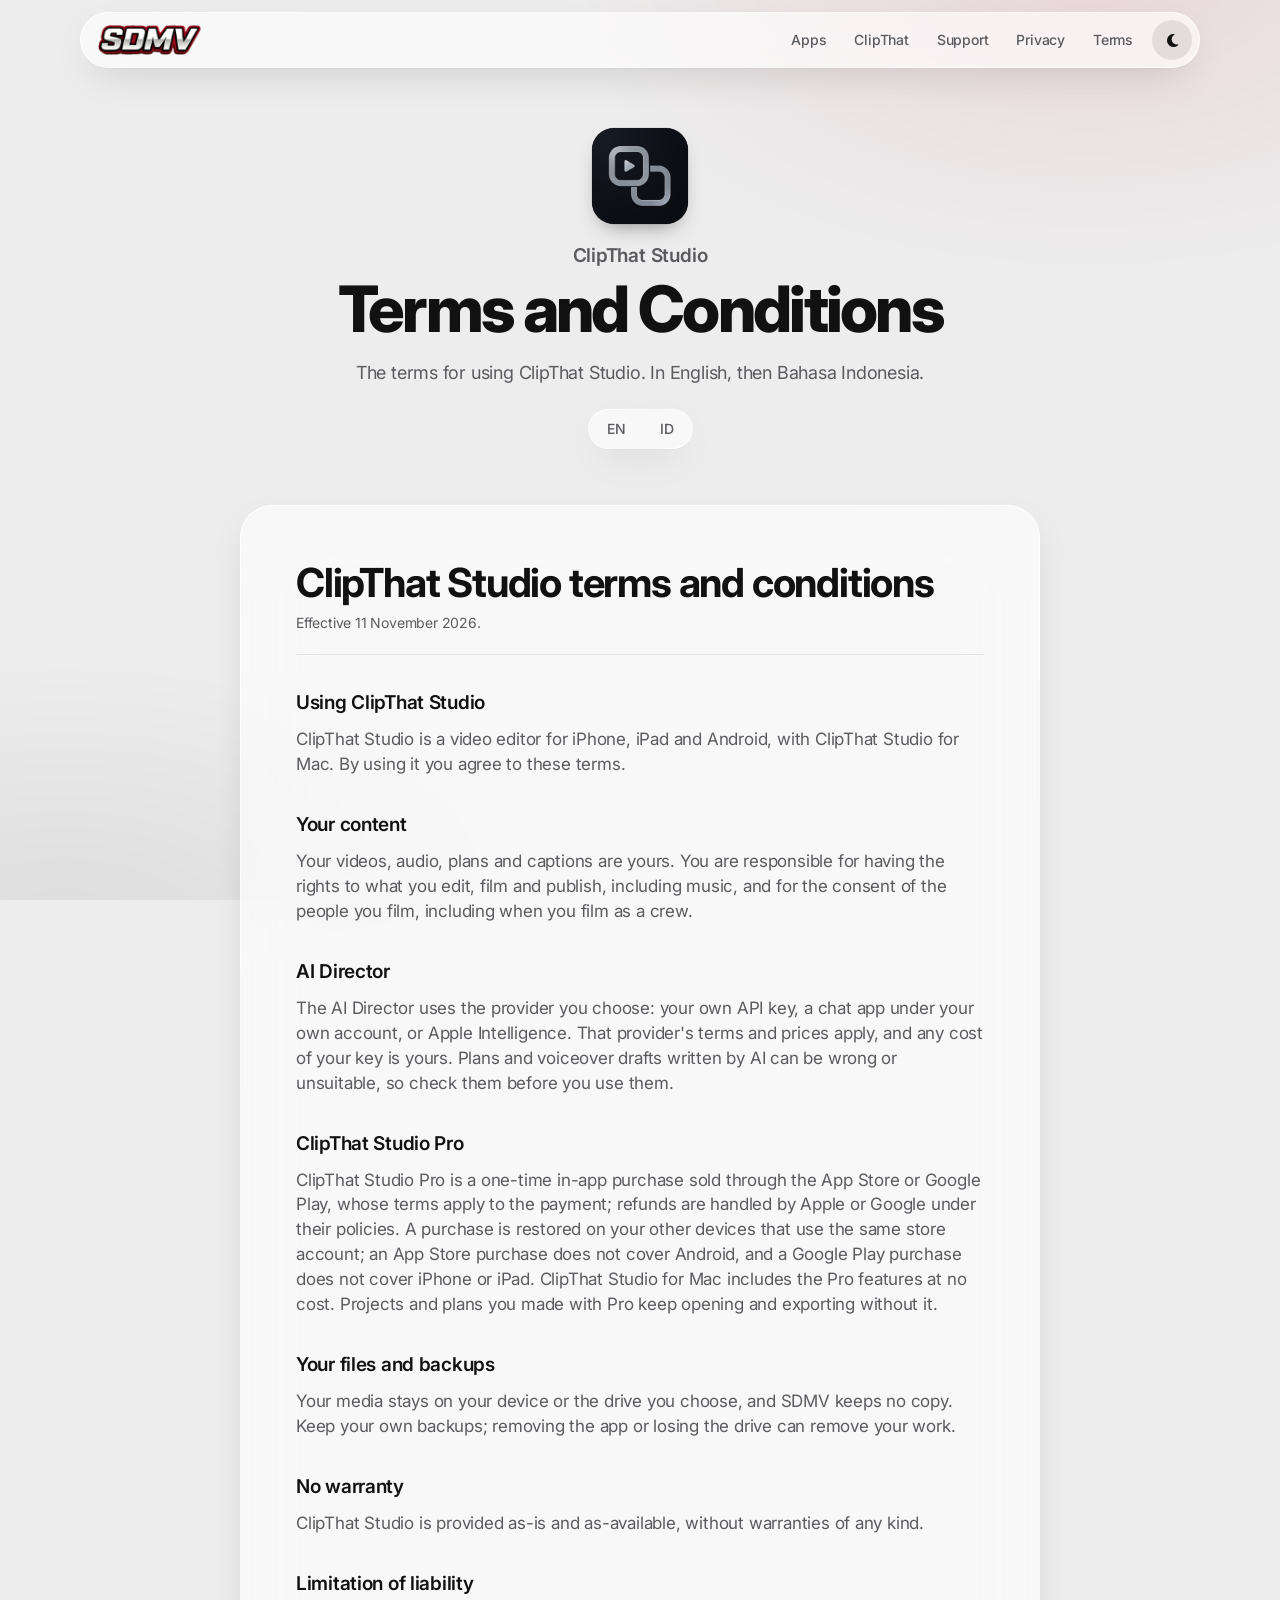
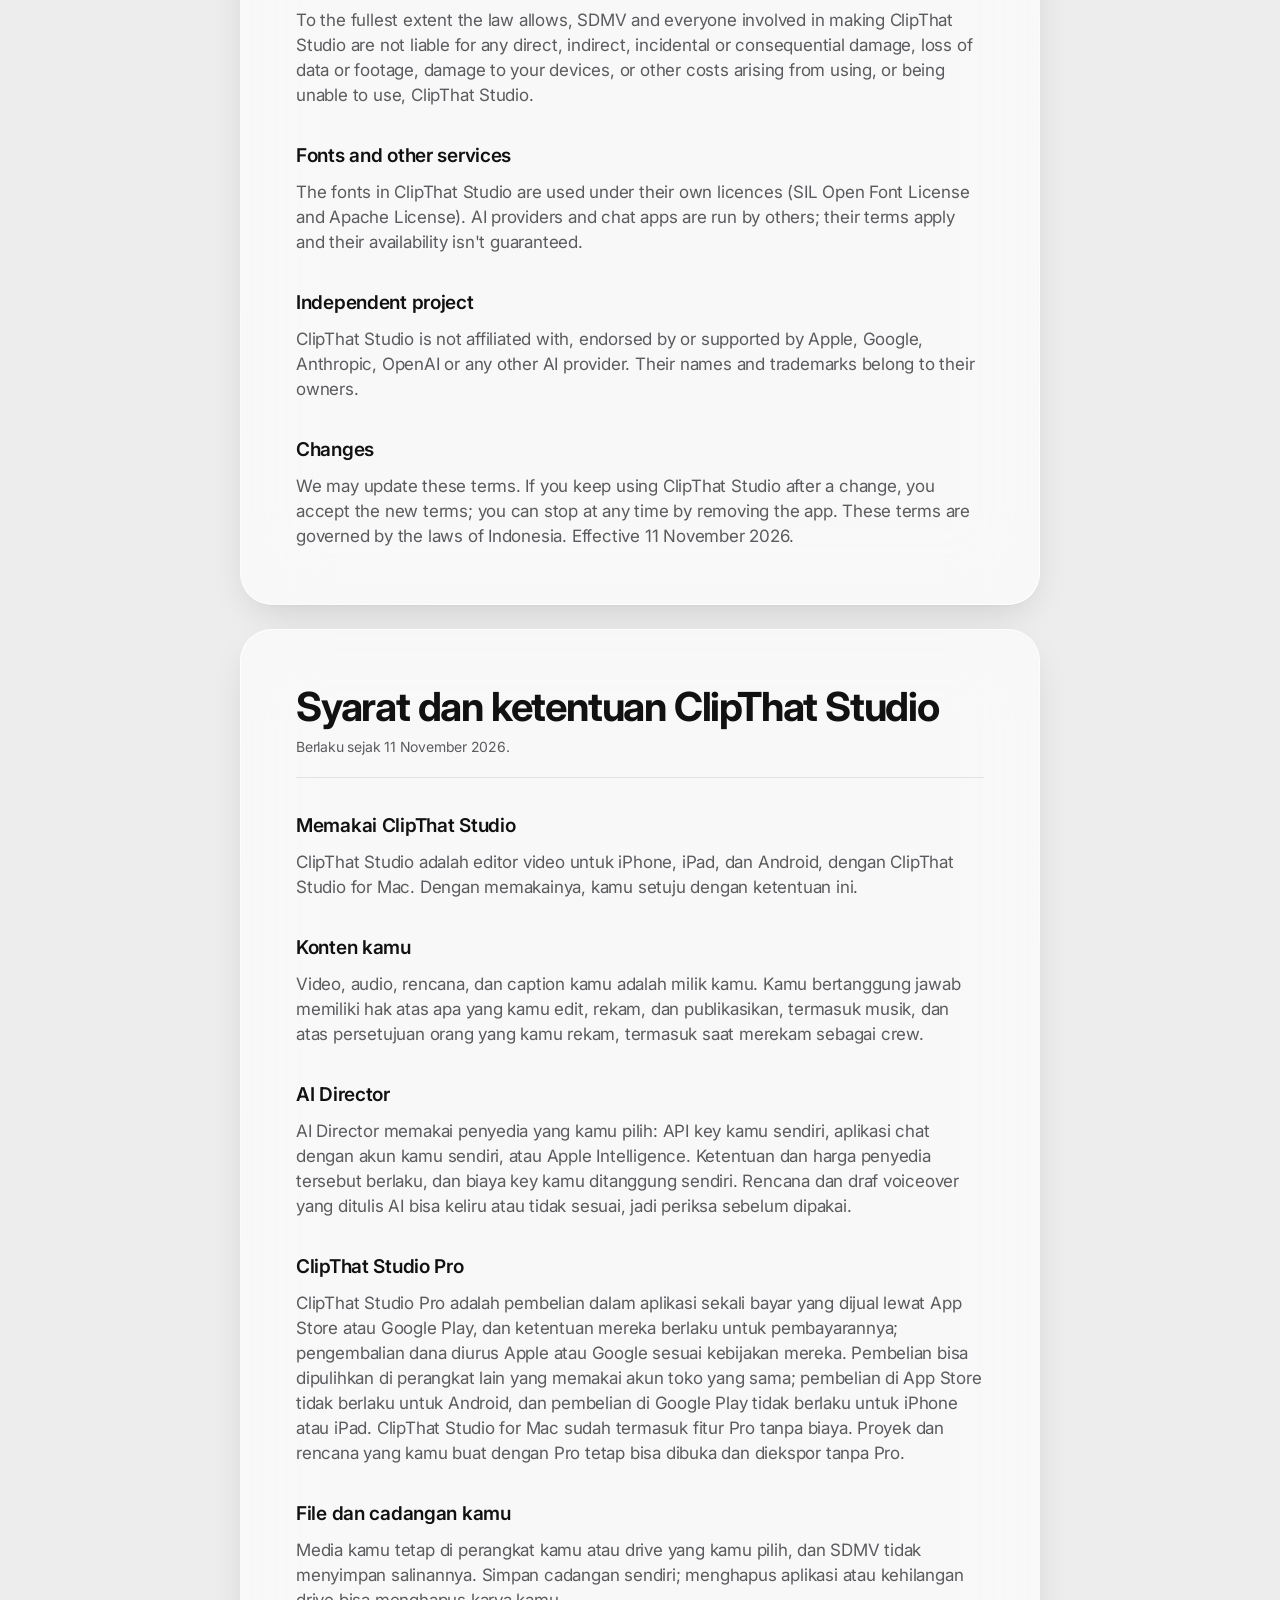
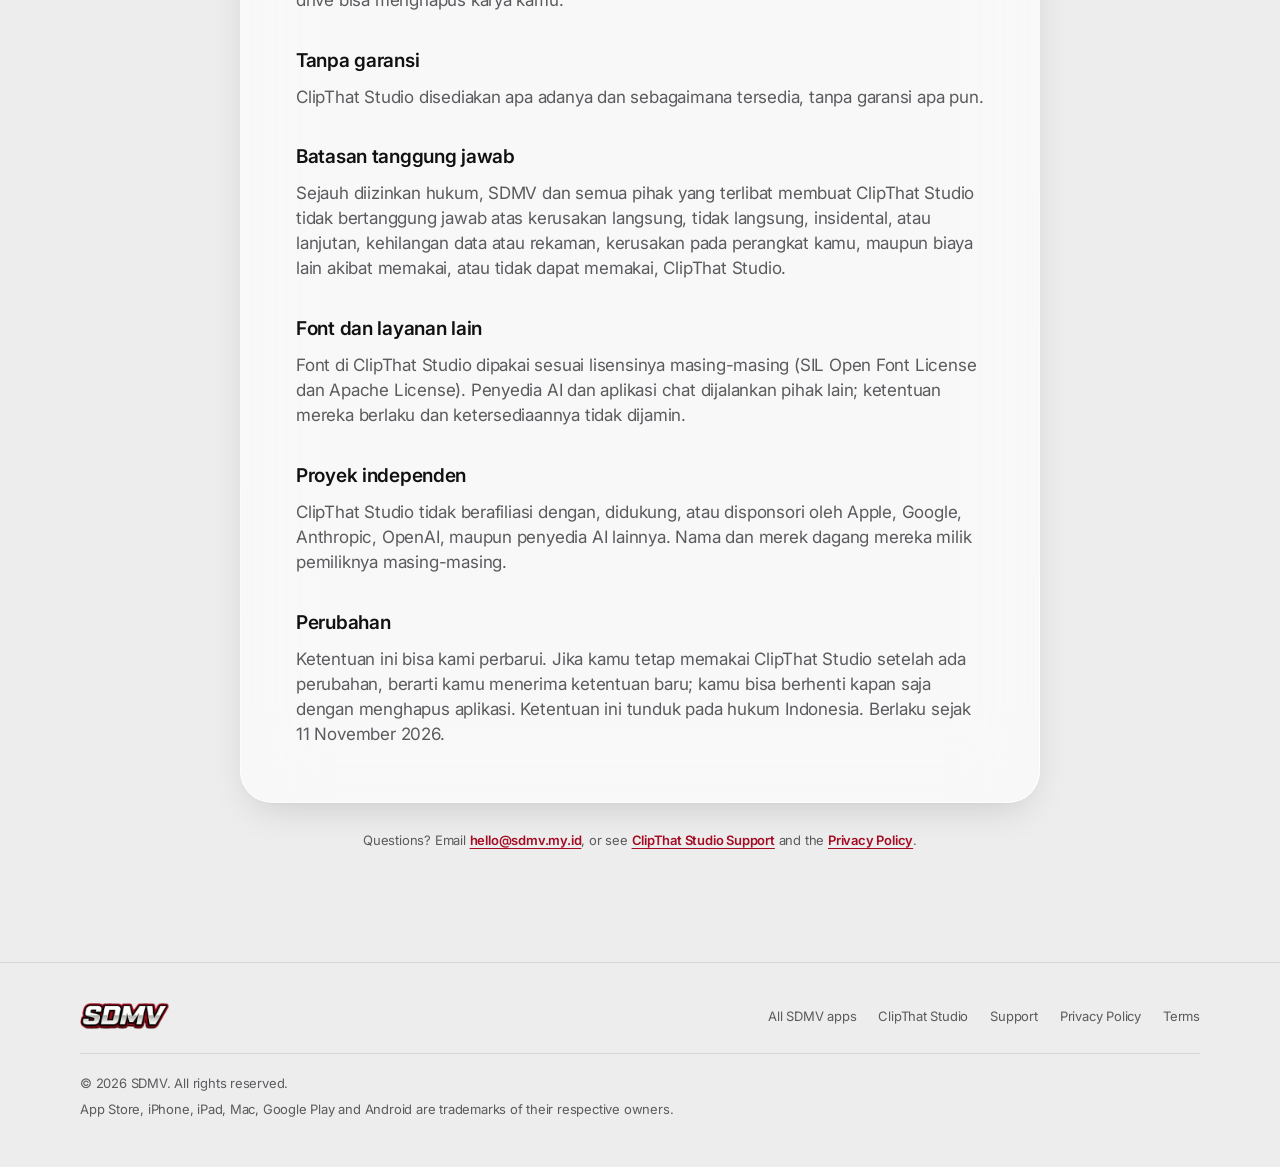
<file: clipthat/terms/index.html>
<!DOCTYPE html>
<html lang="en">
<head>
    <meta charset="UTF-8">
    <meta name="viewport" content="width=device-width, initial-scale=1.0">
    <title>ClipThat Studio Terms and Conditions | SDMV</title>
    <meta name="description" content="The ClipThat Studio terms and conditions, in English and Bahasa Indonesia.">
    <meta name="theme-color" media="(prefers-color-scheme: light)" content="#F5F5F7">
    <meta name="theme-color" media="(prefers-color-scheme: dark)" content="#000000">
    <link rel="canonical" href="https://sdmv.my.id/clipthat/terms/">
    <link rel="alternate" hreflang="en" href="https://sdmv.my.id/clipthat/terms/#en">
    <link rel="alternate" hreflang="id" href="https://sdmv.my.id/clipthat/terms/#id">
    <link rel="icon" type="image/png" href="../../assets/sdmv-icon-192.png">
    <link rel="apple-touch-icon" href="../../assets/icon-clipthat.png">

    <!-- Apply saved theme before first paint -->
    <script>
        (function () {
            try {
                var saved = localStorage.getItem('sdmv-theme');
                if (saved === 'light' || saved === 'dark') document.documentElement.dataset.theme = saved;
            } catch (e) {}
        })();
    </script>

    <link rel="stylesheet" href="https://cdnjs.cloudflare.com/ajax/libs/font-awesome/6.4.0/css/all.min.css">
    <link rel="preconnect" href="https://fonts.googleapis.com">
    <link rel="preconnect" href="https://fonts.gstatic.com" crossorigin>
    <link href="https://fonts.googleapis.com/css2?family=Inter:opsz,wght@14..32,400..800&display=swap" rel="stylesheet">
    <link rel="stylesheet" href="../clipthat.css">
</head>
<body>

    <!-- Faint ember and shade so the glass has something to refract -->
    <div class="ambient" aria-hidden="true"></div>

    <header class="nav-wrap">
        <div class="container">
            <nav class="nav glass" aria-label="Main">
                <a href="../../" class="nav-logo" aria-label="SDMV home">
                    <img src="../../assets/sdmv-logo.png" alt="SDMV" width="103" height="30">
                </a>
                <div class="nav-links">
                    <a href="../../#apps" class="nav-extra">Apps</a>
                    <a href="../">ClipThat</a>
                    <a href="../support/" class="nav-extra">Support</a>
                    <a href="../privacy/" class="nav-extra">Privacy</a>
                    <a href="./" aria-current="page">Terms</a>
                    <button type="button" id="theme-toggle" class="theme-toggle" aria-label="Switch theme">
                        <i class="fa-solid fa-moon" aria-hidden="true"></i>
                    </button>
                </div>
            </nav>
        </div>
    </header>

    <main id="top">

        <section class="chapter page-top container">
            <div class="chapter-head">
                <a href="../" class="app-icon icon-clipthat" aria-label="ClipThat Studio"><img src="../../assets/icon-clipthat.png" alt="" width="96" height="96"></a>
                <p class="chapter-name">ClipThat Studio</p>
                <h1>Terms and Conditions</h1>
                <p>The terms for using ClipThat Studio. In English, then Bahasa Indonesia.</p>
                <nav class="segmented glass" aria-label="Language">
                    <a href="#en" hreflang="en">EN</a>
                    <a href="#id" hreflang="id" lang="id">ID</a>
                </nav>
            </div>

            <article id="en" class="sheet glass" lang="en">
                <header class="sheet-head">
                    <h2>ClipThat Studio terms and conditions</h2>
                    <p class="updated">Effective 11 November 2026.</p>
                </header>

                <div class="prose">
                    <h3>Using ClipThat Studio</h3>
                    <p>ClipThat Studio is a video editor for iPhone, iPad and Android, with ClipThat Studio for Mac. By using it you agree to these terms.</p>
                    <h3>Your content</h3>
                    <p>Your videos, audio, plans and captions are yours. You are responsible for having the rights to what you edit, film and publish, including music, and for the consent of the people you film, including when you film as a crew.</p>
                    <h3>AI Director</h3>
                    <p>The AI Director uses the provider you choose: your own API key, a chat app under your own account, or Apple Intelligence. That provider's terms and prices apply, and any cost of your key is yours. Plans and voiceover drafts written by AI can be wrong or unsuitable, so check them before you use them.</p>
                    <h3>ClipThat Studio Pro</h3>
                    <p>ClipThat Studio Pro is a one-time in-app purchase sold through the App Store or Google Play, whose terms apply to the payment; refunds are handled by Apple or Google under their policies. A purchase is restored on your other devices that use the same store account; an App Store purchase does not cover Android, and a Google Play purchase does not cover iPhone or iPad. ClipThat Studio for Mac includes the Pro features at no cost. Projects and plans you made with Pro keep opening and exporting without it.</p>
                    <h3>Your files and backups</h3>
                    <p>Your media stays on your device or the drive you choose, and SDMV keeps no copy. Keep your own backups; removing the app or losing the drive can remove your work.</p>
                    <h3>No warranty</h3>
                    <p>ClipThat Studio is provided as-is and as-available, without warranties of any kind.</p>
                    <h3>Limitation of liability</h3>
                    <p>To the fullest extent the law allows, SDMV and everyone involved in making ClipThat Studio are not liable for any direct, indirect, incidental or consequential damage, loss of data or footage, damage to your devices, or other costs arising from using, or being unable to use, ClipThat Studio.</p>
                    <h3>Fonts and other services</h3>
                    <p>The fonts in ClipThat Studio are used under their own licences (SIL Open Font License and Apache License). AI providers and chat apps are run by others; their terms apply and their availability isn't guaranteed.</p>
                    <h3>Independent project</h3>
                    <p>ClipThat Studio is not affiliated with, endorsed by or supported by Apple, Google, Anthropic, OpenAI or any other AI provider. Their names and trademarks belong to their owners.</p>
                    <h3>Changes</h3>
                    <p>We may update these terms. If you keep using ClipThat Studio after a change, you accept the new terms; you can stop at any time by removing the app. These terms are governed by the laws of Indonesia. Effective 11 November 2026.</p>
                </div>
            </article>

            <article id="id" class="sheet glass" lang="id">
                <header class="sheet-head">
                    <h2>Syarat dan ketentuan ClipThat Studio</h2>
                    <p class="updated">Berlaku sejak 11 November 2026.</p>
                </header>

                <div class="prose">
                    <h3>Memakai ClipThat Studio</h3>
                    <p>ClipThat Studio adalah editor video untuk iPhone, iPad, dan Android, dengan ClipThat Studio for Mac. Dengan memakainya, kamu setuju dengan ketentuan ini.</p>
                    <h3>Konten kamu</h3>
                    <p>Video, audio, rencana, dan caption kamu adalah milik kamu. Kamu bertanggung jawab memiliki hak atas apa yang kamu edit, rekam, dan publikasikan, termasuk musik, dan atas persetujuan orang yang kamu rekam, termasuk saat merekam sebagai crew.</p>
                    <h3>AI Director</h3>
                    <p>AI Director memakai penyedia yang kamu pilih: API key kamu sendiri, aplikasi chat dengan akun kamu sendiri, atau Apple Intelligence. Ketentuan dan harga penyedia tersebut berlaku, dan biaya key kamu ditanggung sendiri. Rencana dan draf voiceover yang ditulis AI bisa keliru atau tidak sesuai, jadi periksa sebelum dipakai.</p>
                    <h3>ClipThat Studio Pro</h3>
                    <p>ClipThat Studio Pro adalah pembelian dalam aplikasi sekali bayar yang dijual lewat App Store atau Google Play, dan ketentuan mereka berlaku untuk pembayarannya; pengembalian dana diurus Apple atau Google sesuai kebijakan mereka. Pembelian bisa dipulihkan di perangkat lain yang memakai akun toko yang sama; pembelian di App Store tidak berlaku untuk Android, dan pembelian di Google Play tidak berlaku untuk iPhone atau iPad. ClipThat Studio for Mac sudah termasuk fitur Pro tanpa biaya. Proyek dan rencana yang kamu buat dengan Pro tetap bisa dibuka dan diekspor tanpa Pro.</p>
                    <h3>File dan cadangan kamu</h3>
                    <p>Media kamu tetap di perangkat kamu atau drive yang kamu pilih, dan SDMV tidak menyimpan salinannya. Simpan cadangan sendiri; menghapus aplikasi atau kehilangan drive bisa menghapus karya kamu.</p>
                    <h3>Tanpa garansi</h3>
                    <p>ClipThat Studio disediakan apa adanya dan sebagaimana tersedia, tanpa garansi apa pun.</p>
                    <h3>Batasan tanggung jawab</h3>
                    <p>Sejauh diizinkan hukum, SDMV dan semua pihak yang terlibat membuat ClipThat Studio tidak bertanggung jawab atas kerusakan langsung, tidak langsung, insidental, atau lanjutan, kehilangan data atau rekaman, kerusakan pada perangkat kamu, maupun biaya lain akibat memakai, atau tidak dapat memakai, ClipThat Studio.</p>
                    <h3>Font dan layanan lain</h3>
                    <p>Font di ClipThat Studio dipakai sesuai lisensinya masing-masing (SIL Open Font License dan Apache License). Penyedia AI dan aplikasi chat dijalankan pihak lain; ketentuan mereka berlaku dan ketersediaannya tidak dijamin.</p>
                    <h3>Proyek independen</h3>
                    <p>ClipThat Studio tidak berafiliasi dengan, didukung, atau disponsori oleh Apple, Google, Anthropic, OpenAI, maupun penyedia AI lainnya. Nama dan merek dagang mereka milik pemiliknya masing-masing.</p>
                    <h3>Perubahan</h3>
                    <p>Ketentuan ini bisa kami perbarui. Jika kamu tetap memakai ClipThat Studio setelah ada perubahan, berarti kamu menerima ketentuan baru; kamu bisa berhenti kapan saja dengan menghapus aplikasi. Ketentuan ini tunduk pada hukum Indonesia. Berlaku sejak 11 November 2026.</p>
                </div>
            </article>

            <p class="note">Questions? Email <a href="mailto:hello@sdmv.my.id">hello@sdmv.my.id</a>, or see <a href="../support/">ClipThat Studio Support</a> and the <a href="../privacy/">Privacy Policy</a>.</p>
        </section>
    </main>

    <footer class="footer">
        <div class="container">
            <div class="footer-top">
                <a href="../../" aria-label="SDMV home"><img src="../../assets/sdmv-logo.png" alt="SDMV" width="89" height="26"></a>
                <nav aria-label="Footer">
                    <a href="../../#apps">All SDMV apps</a>
                    <a href="../">ClipThat Studio</a>
                    <a href="../support/">Support</a>
                    <a href="../privacy/">Privacy Policy</a>
                    <a href="../terms/">Terms</a>
                </nav>
            </div>
            <div class="footer-legal">
                <p>© 2026 SDMV. All rights reserved.</p>
                <p>App Store, iPhone, iPad, Mac, Google Play and Android are trademarks of their respective owners.</p>
            </div>
        </div>
    </footer>

    <script src="../clipthat.js"></script>
</body>
</html>
</file>
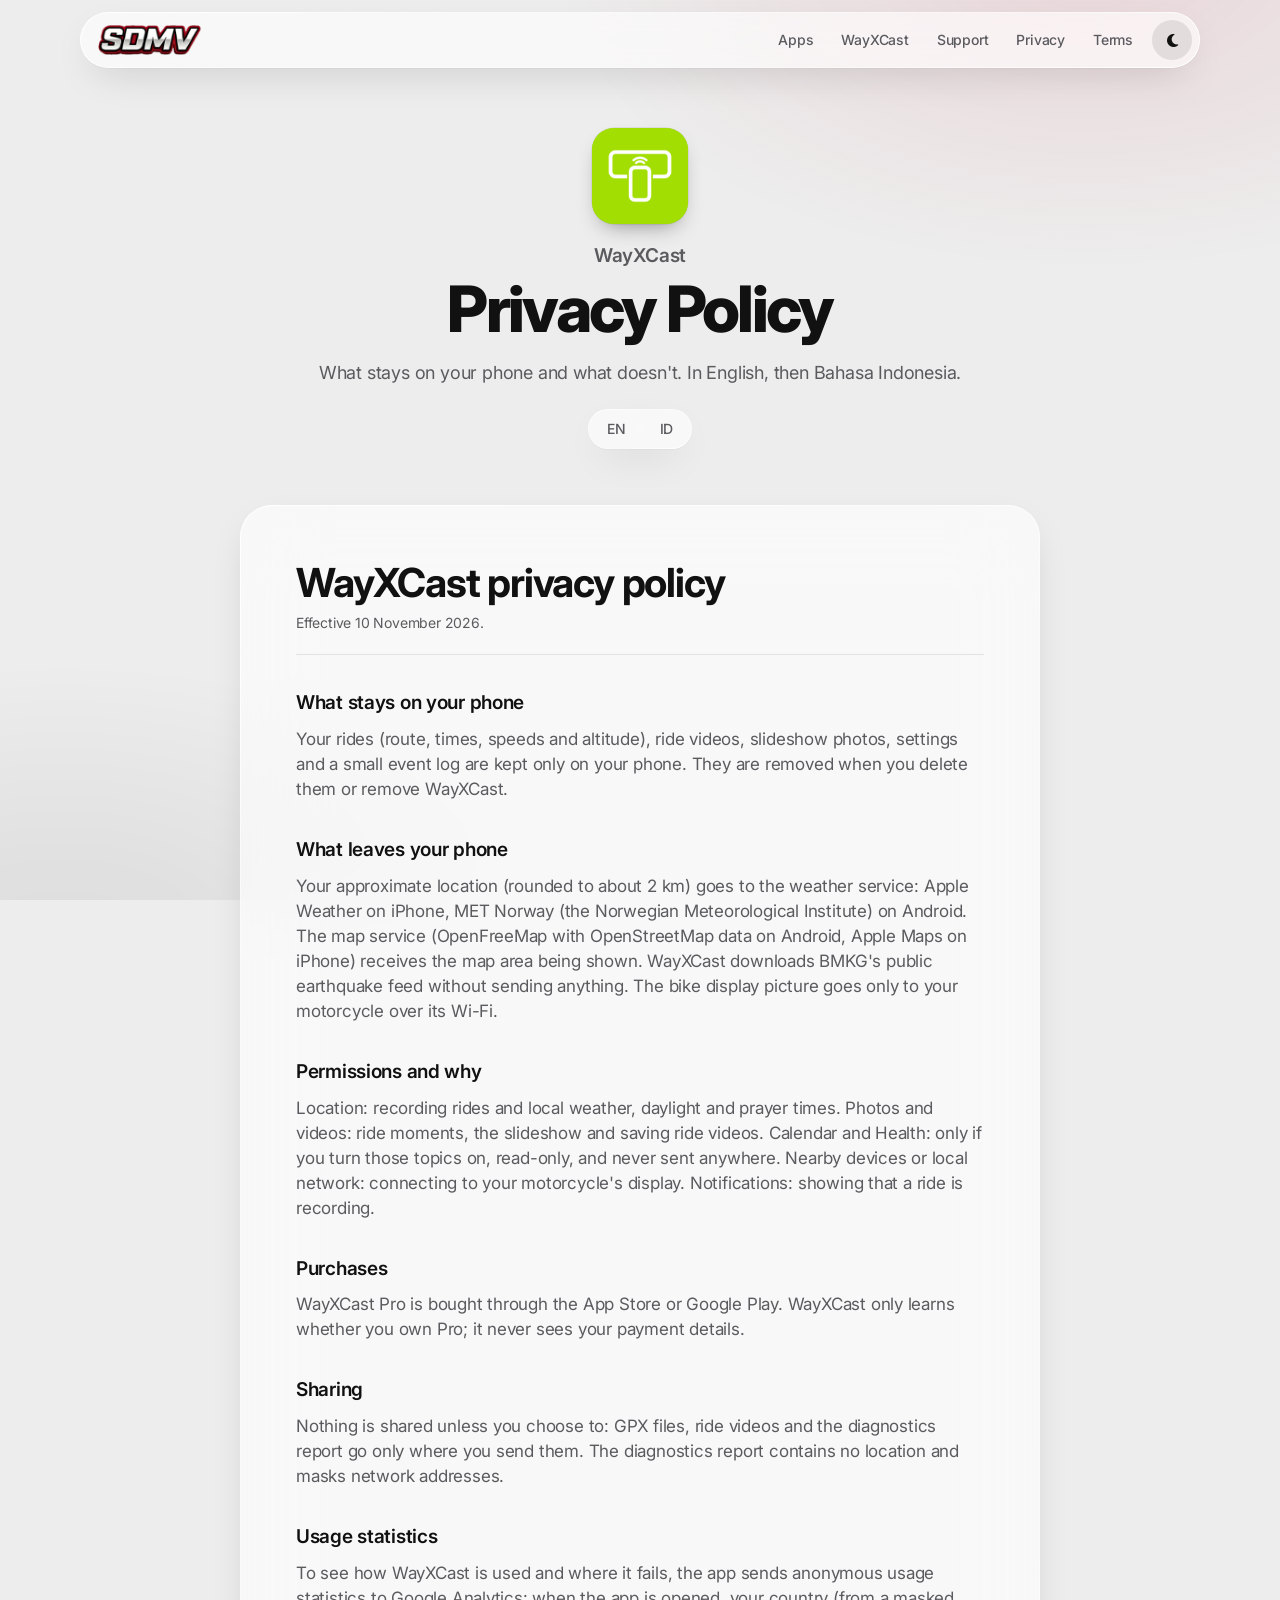
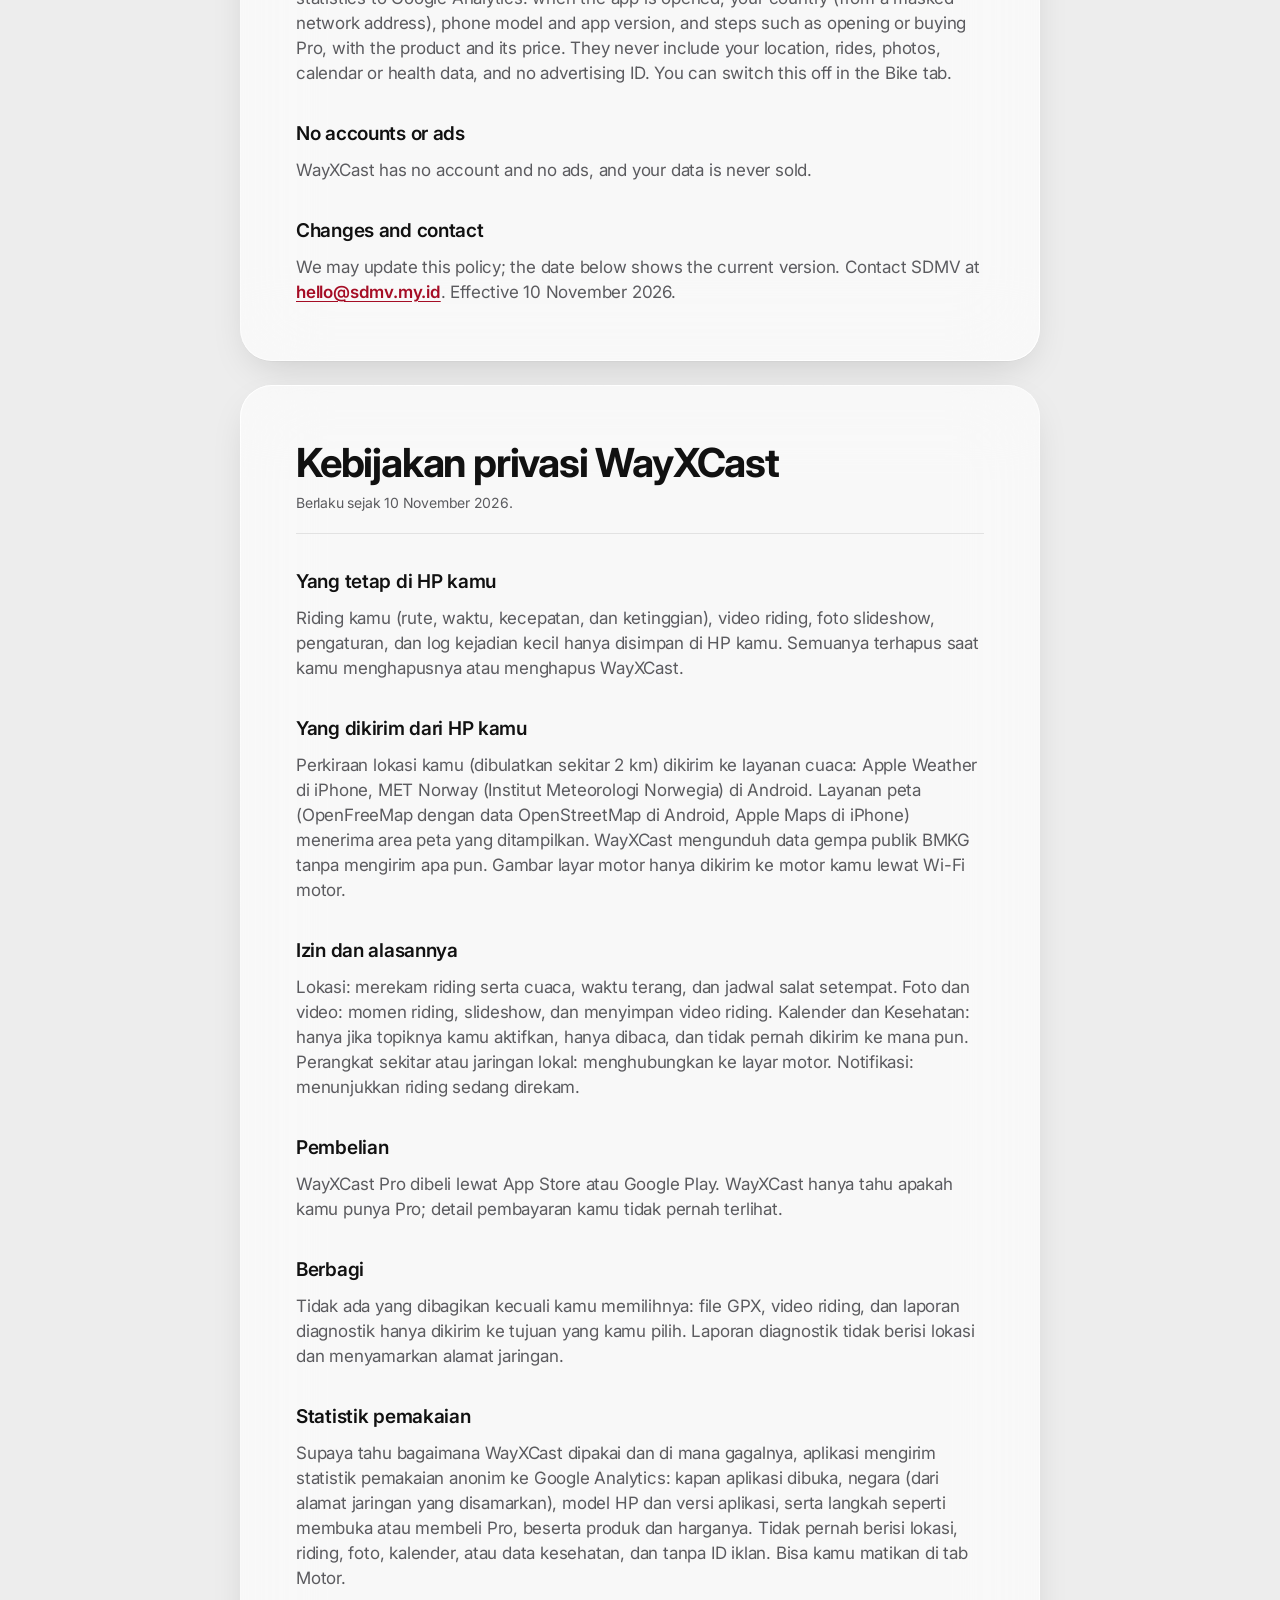
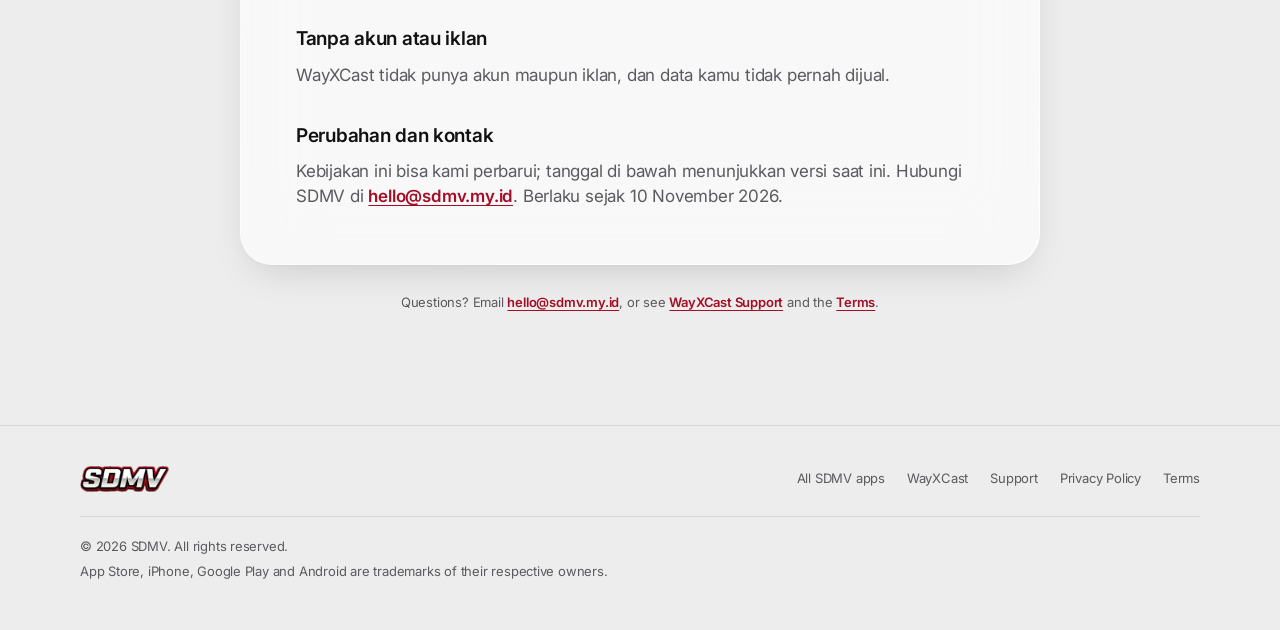
<file: wayxcast/privacy/index.html>
<!DOCTYPE html>
<html lang="en">
<head>
    <meta charset="UTF-8">
    <meta name="viewport" content="width=device-width, initial-scale=1.0">
    <title>WayXCast Privacy Policy | SDMV</title>
    <meta name="description" content="The WayXCast privacy policy in English and Bahasa Indonesia: what stays on your phone, what leaves it, permissions, purchases and sharing.">
    <meta name="theme-color" media="(prefers-color-scheme: light)" content="#F5F5F7">
    <meta name="theme-color" media="(prefers-color-scheme: dark)" content="#000000">
    <link rel="canonical" href="https://sdmv.my.id/wayxcast/privacy/">
    <link rel="alternate" hreflang="en" href="https://sdmv.my.id/wayxcast/privacy/#en">
    <link rel="alternate" hreflang="id" href="https://sdmv.my.id/wayxcast/privacy/#id">
    <link rel="icon" type="image/png" href="../../assets/sdmv-icon-192.png">
    <link rel="apple-touch-icon" href="../../assets/icon-wayxcast.png">

    <!-- Apply saved theme before first paint -->
    <script>
        (function () {
            try {
                var saved = localStorage.getItem('sdmv-theme');
                if (saved === 'light' || saved === 'dark') document.documentElement.dataset.theme = saved;
            } catch (e) {}
        })();
    </script>

    <link rel="stylesheet" href="https://cdnjs.cloudflare.com/ajax/libs/font-awesome/6.4.0/css/all.min.css">
    <link rel="preconnect" href="https://fonts.googleapis.com">
    <link rel="preconnect" href="https://fonts.gstatic.com" crossorigin>
    <link href="https://fonts.googleapis.com/css2?family=Inter:opsz,wght@14..32,400..800&display=swap" rel="stylesheet">
    <link rel="stylesheet" href="../wayxcast.css">
</head>
<body>

    <!-- Faint ember and shade so the glass has something to refract -->
    <div class="ambient" aria-hidden="true"></div>

    <header class="nav-wrap">
        <div class="container">
            <nav class="nav glass" aria-label="Main">
                <a href="../../" class="nav-logo" aria-label="SDMV home">
                    <img src="../../assets/sdmv-logo.png" alt="SDMV" width="103" height="30">
                </a>
                <div class="nav-links">
                    <a href="../../#apps" class="nav-extra">Apps</a>
                    <a href="../">WayXCast</a>
                    <a href="../support/" class="nav-extra">Support</a>
                    <a href="./" aria-current="page">Privacy</a>
                    <a href="../terms/" class="nav-extra">Terms</a>
                    <button type="button" id="theme-toggle" class="theme-toggle" aria-label="Switch theme">
                        <i class="fa-solid fa-moon" aria-hidden="true"></i>
                    </button>
                </div>
            </nav>
        </div>
    </header>

    <main id="top">

        <section class="chapter page-top container">
            <div class="chapter-head">
                <a href="../" class="app-icon icon-wayxcast" aria-label="WayXCast"><img src="../../assets/icon-wayxcast.png" alt="" width="96" height="96"></a>
                <p class="chapter-name">WayXCast</p>
                <h1>Privacy Policy</h1>
                <p>What stays on your phone and what doesn't. In English, then Bahasa Indonesia.</p>
                <nav class="segmented glass" aria-label="Language">
                    <a href="#en" hreflang="en">EN</a>
                    <a href="#id" hreflang="id" lang="id">ID</a>
                </nav>
            </div>

            <article id="en" class="sheet glass" lang="en">
                <header class="sheet-head">
                    <h2>WayXCast privacy policy</h2>
                    <p class="updated">Effective 10 November 2026.</p>
                </header>

                <div class="prose">
                    <h3>What stays on your phone</h3>
                    <p>Your rides (route, times, speeds and altitude), ride videos, slideshow photos, settings and a small event log are kept only on your phone. They are removed when you delete them or remove WayXCast.</p>
                    <h3>What leaves your phone</h3>
                    <p>Your approximate location (rounded to about 2 km) goes to the weather service: Apple Weather on iPhone, MET Norway (the Norwegian Meteorological Institute) on Android. The map service (OpenFreeMap with OpenStreetMap data on Android, Apple Maps on iPhone) receives the map area being shown. WayXCast downloads BMKG's public earthquake feed without sending anything. The bike display picture goes only to your motorcycle over its Wi-Fi.</p>
                    <h3>Permissions and why</h3>
                    <p>Location: recording rides and local weather, daylight and prayer times. Photos and videos: ride moments, the slideshow and saving ride videos. Calendar and Health: only if you turn those topics on, read-only, and never sent anywhere. Nearby devices or local network: connecting to your motorcycle's display. Notifications: showing that a ride is recording.</p>
                    <h3>Purchases</h3>
                    <p>WayXCast Pro is bought through the App Store or Google Play. WayXCast only learns whether you own Pro; it never sees your payment details.</p>
                    <h3>Sharing</h3>
                    <p>Nothing is shared unless you choose to: GPX files, ride videos and the diagnostics report go only where you send them. The diagnostics report contains no location and masks network addresses.</p>
                    <h3>Usage statistics</h3>
                    <p>To see how WayXCast is used and where it fails, the app sends anonymous usage statistics to Google Analytics: when the app is opened, your country (from a masked network address), phone model and app version, and steps such as opening or buying Pro, with the product and its price. They never include your location, rides, photos, calendar or health data, and no advertising ID. You can switch this off in the Bike tab.</p>
                    <h3>No accounts or ads</h3>
                    <p>WayXCast has no account and no ads, and your data is never sold.</p>
                    <h3>Changes and contact</h3>
                    <p>We may update this policy; the date below shows the current version. Contact SDMV at <a href="mailto:hello@sdmv.my.id">hello@sdmv.my.id</a>. Effective 10 November 2026.</p>
                </div>
            </article>

            <article id="id" class="sheet glass" lang="id">
                <header class="sheet-head">
                    <h2>Kebijakan privasi WayXCast</h2>
                    <p class="updated">Berlaku sejak 10 November 2026.</p>
                </header>

                <div class="prose">
                    <h3>Yang tetap di HP kamu</h3>
                    <p>Riding kamu (rute, waktu, kecepatan, dan ketinggian), video riding, foto slideshow, pengaturan, dan log kejadian kecil hanya disimpan di HP kamu. Semuanya terhapus saat kamu menghapusnya atau menghapus WayXCast.</p>
                    <h3>Yang dikirim dari HP kamu</h3>
                    <p>Perkiraan lokasi kamu (dibulatkan sekitar 2 km) dikirim ke layanan cuaca: Apple Weather di iPhone, MET Norway (Institut Meteorologi Norwegia) di Android. Layanan peta (OpenFreeMap dengan data OpenStreetMap di Android, Apple Maps di iPhone) menerima area peta yang ditampilkan. WayXCast mengunduh data gempa publik BMKG tanpa mengirim apa pun. Gambar layar motor hanya dikirim ke motor kamu lewat Wi-Fi motor.</p>
                    <h3>Izin dan alasannya</h3>
                    <p>Lokasi: merekam riding serta cuaca, waktu terang, dan jadwal salat setempat. Foto dan video: momen riding, slideshow, dan menyimpan video riding. Kalender dan Kesehatan: hanya jika topiknya kamu aktifkan, hanya dibaca, dan tidak pernah dikirim ke mana pun. Perangkat sekitar atau jaringan lokal: menghubungkan ke layar motor. Notifikasi: menunjukkan riding sedang direkam.</p>
                    <h3>Pembelian</h3>
                    <p>WayXCast Pro dibeli lewat App Store atau Google Play. WayXCast hanya tahu apakah kamu punya Pro; detail pembayaran kamu tidak pernah terlihat.</p>
                    <h3>Berbagi</h3>
                    <p>Tidak ada yang dibagikan kecuali kamu memilihnya: file GPX, video riding, dan laporan diagnostik hanya dikirim ke tujuan yang kamu pilih. Laporan diagnostik tidak berisi lokasi dan menyamarkan alamat jaringan.</p>
                    <h3>Statistik pemakaian</h3>
                    <p>Supaya tahu bagaimana WayXCast dipakai dan di mana gagalnya, aplikasi mengirim statistik pemakaian anonim ke Google Analytics: kapan aplikasi dibuka, negara (dari alamat jaringan yang disamarkan), model HP dan versi aplikasi, serta langkah seperti membuka atau membeli Pro, beserta produk dan harganya. Tidak pernah berisi lokasi, riding, foto, kalender, atau data kesehatan, dan tanpa ID iklan. Bisa kamu matikan di tab Motor.</p>
                    <h3>Tanpa akun atau iklan</h3>
                    <p>WayXCast tidak punya akun maupun iklan, dan data kamu tidak pernah dijual.</p>
                    <h3>Perubahan dan kontak</h3>
                    <p>Kebijakan ini bisa kami perbarui; tanggal di bawah menunjukkan versi saat ini. Hubungi SDMV di <a href="mailto:hello@sdmv.my.id">hello@sdmv.my.id</a>. Berlaku sejak 10 November 2026.</p>
                </div>
            </article>

            <p class="note">Questions? Email <a href="mailto:hello@sdmv.my.id">hello@sdmv.my.id</a>, or see <a href="../support/">WayXCast Support</a> and the <a href="../terms/">Terms</a>.</p>
        </section>
    </main>

    <footer class="footer">
        <div class="container">
            <div class="footer-top">
                <a href="../../" aria-label="SDMV home"><img src="../../assets/sdmv-logo.png" alt="SDMV" width="89" height="26"></a>
                <nav aria-label="Footer">
                    <a href="../../#apps">All SDMV apps</a>
                    <a href="../">WayXCast</a>
                    <a href="../support/">Support</a>
                    <a href="../privacy/">Privacy Policy</a>
                    <a href="../terms/">Terms</a>
                </nav>
            </div>
            <div class="footer-legal">
                <p>© 2026 SDMV. All rights reserved.</p>
                <p>App Store, iPhone, Google Play and Android are trademarks of their respective owners.</p>
            </div>
        </div>
    </footer>

    <script src="../wayxcast.js"></script>
</body>
</html>
</file>
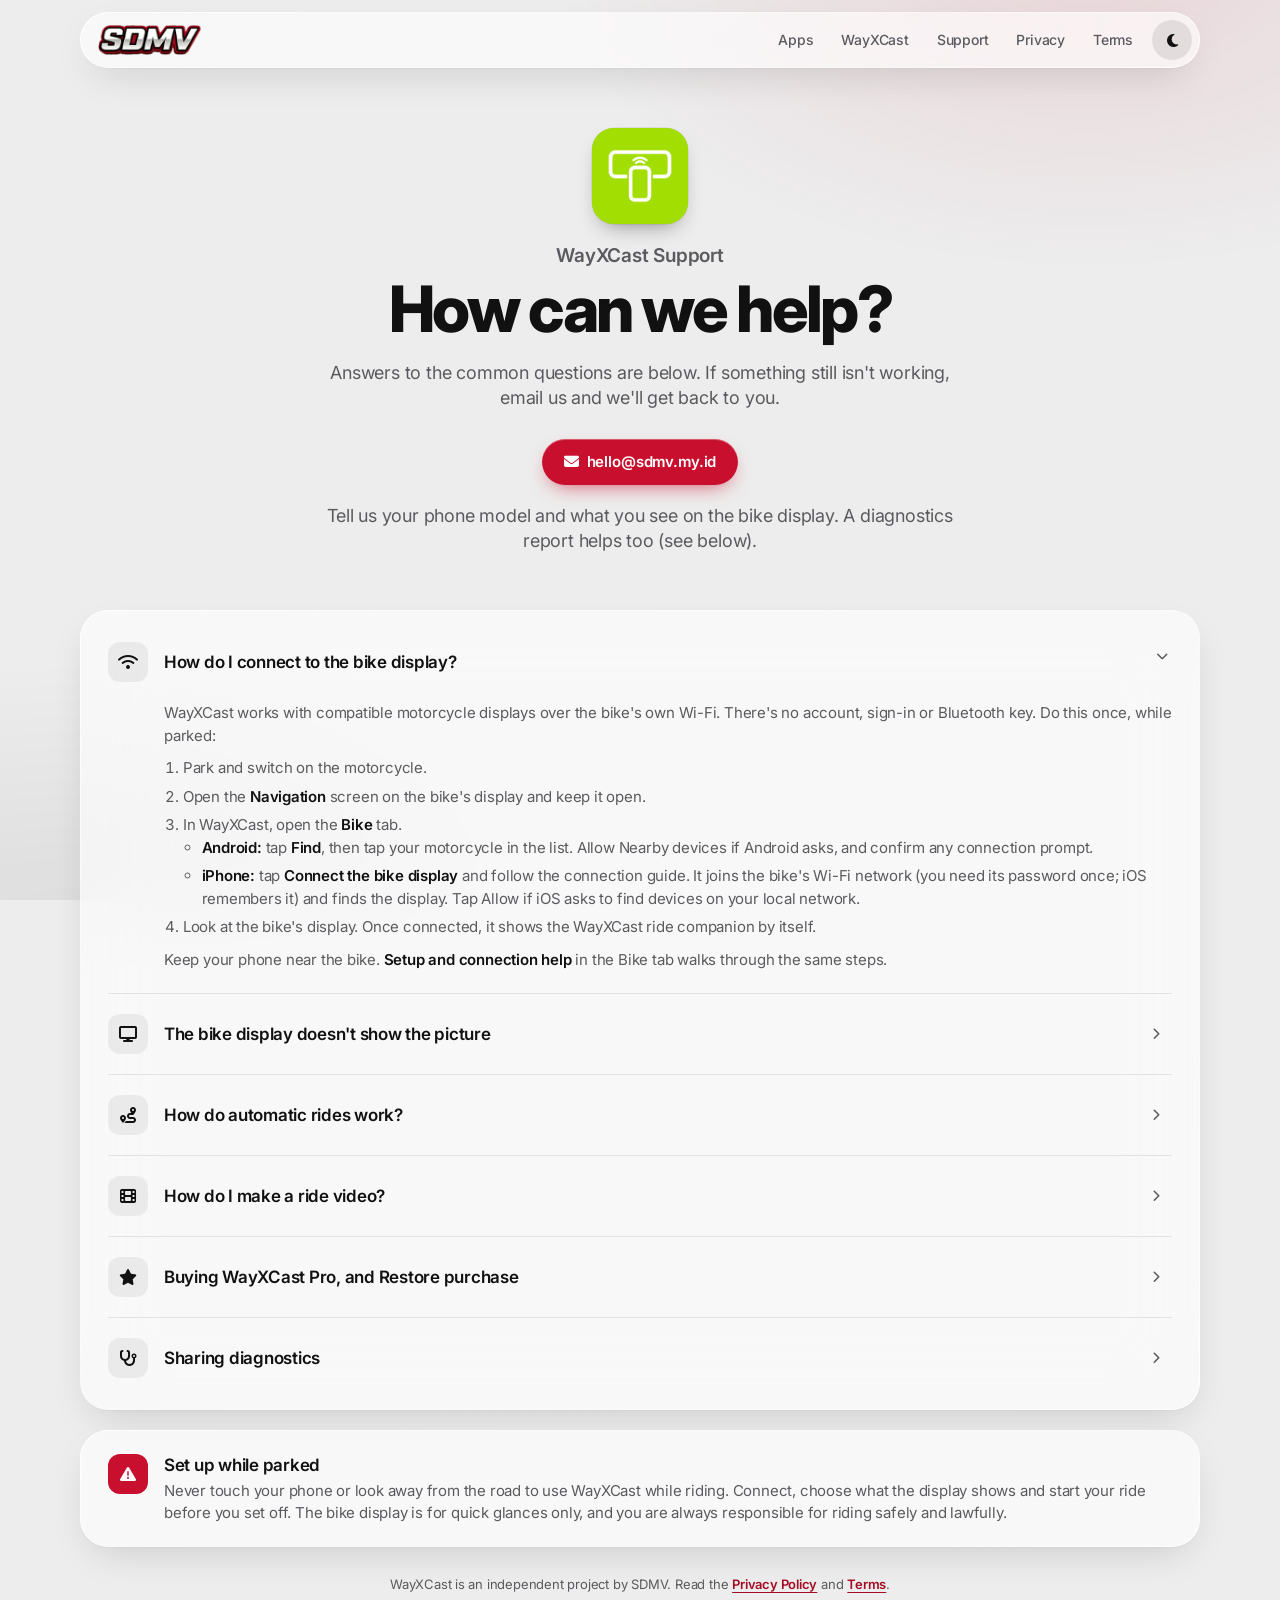
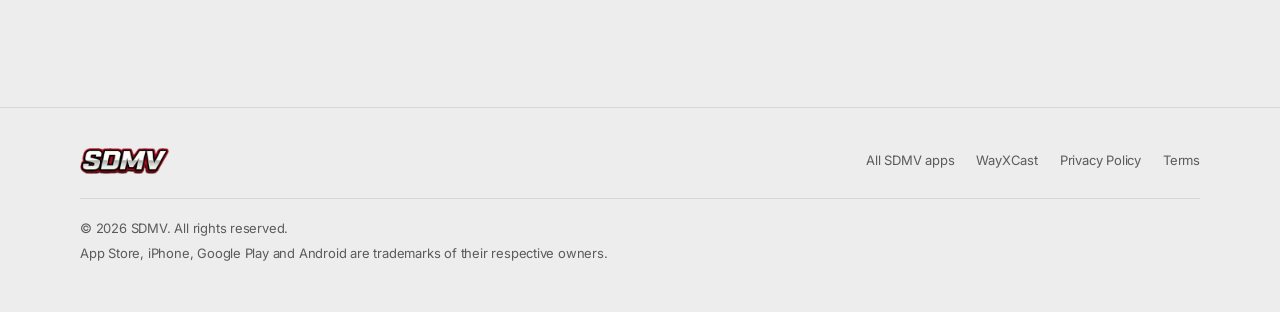
<file: wayxcast/support/index.html>
<!DOCTYPE html>
<html lang="en">
<head>
    <meta charset="UTF-8">
    <meta name="viewport" content="width=device-width, initial-scale=1.0">
    <title>WayXCast Support | SDMV</title>
    <meta name="description" content="Help with WayXCast: connecting to the bike display, when the picture doesn't show, automatic rides, ride videos, WayXCast Pro and sharing diagnostics. Contact hello@sdmv.my.id.">
    <meta name="theme-color" media="(prefers-color-scheme: light)" content="#F5F5F7">
    <meta name="theme-color" media="(prefers-color-scheme: dark)" content="#000000">
    <link rel="canonical" href="https://sdmv.my.id/wayxcast/support/">
    <link rel="icon" type="image/png" href="../../assets/sdmv-icon-192.png">
    <link rel="apple-touch-icon" href="../../assets/icon-wayxcast.png">

    <!-- Apply saved theme before first paint -->
    <script>
        (function () {
            try {
                var saved = localStorage.getItem('sdmv-theme');
                if (saved === 'light' || saved === 'dark') document.documentElement.dataset.theme = saved;
            } catch (e) {}
        })();
    </script>

    <link rel="stylesheet" href="https://cdnjs.cloudflare.com/ajax/libs/font-awesome/6.4.0/css/all.min.css">
    <link rel="preconnect" href="https://fonts.googleapis.com">
    <link rel="preconnect" href="https://fonts.gstatic.com" crossorigin>
    <link href="https://fonts.googleapis.com/css2?family=Inter:opsz,wght@14..32,400..800&display=swap" rel="stylesheet">
    <link rel="stylesheet" href="../wayxcast.css">
</head>
<body>

    <!-- Faint ember and shade so the glass has something to refract -->
    <div class="ambient" aria-hidden="true"></div>

    <header class="nav-wrap">
        <div class="container">
            <nav class="nav glass" aria-label="Main">
                <a href="../../" class="nav-logo" aria-label="SDMV home">
                    <img src="../../assets/sdmv-logo.png" alt="SDMV" width="103" height="30">
                </a>
                <div class="nav-links">
                    <a href="../../#apps" class="nav-extra">Apps</a>
                    <a href="../">WayXCast</a>
                    <a href="./" aria-current="page">Support</a>
                    <a href="../privacy/" class="nav-extra">Privacy</a>
                    <a href="../terms/" class="nav-extra">Terms</a>
                    <button type="button" id="theme-toggle" class="theme-toggle" aria-label="Switch theme">
                        <i class="fa-solid fa-moon" aria-hidden="true"></i>
                    </button>
                </div>
            </nav>
        </div>
    </header>

    <main id="top">

        <section class="chapter page-top container">
            <div class="chapter-head">
                <a href="../" class="app-icon icon-wayxcast" aria-label="WayXCast"><img src="../../assets/icon-wayxcast.png" alt="" width="96" height="96"></a>
                <p class="chapter-name">WayXCast Support</p>
                <h1>How can we help?</h1>
                <p>Answers to the common questions are below. If something still isn't working, email us and we'll get back to you.</p>
                <div class="btn-row">
                    <a href="mailto:hello@sdmv.my.id?subject=WayXCast%20support" class="btn btn-primary">
                        <i class="fa-solid fa-envelope" aria-hidden="true"></i>
                        hello@sdmv.my.id
                    </a>
                </div>
                <p class="chapter-meta">Tell us your phone model and what you see on the bike display. A diagnostics report helps too (see below).</p>
            </div>

            <div class="panel glass faq">
                <details open>
                    <summary><i class="fa-solid fa-wifi" aria-hidden="true"></i><span>How do I connect to the bike display?</span><i class="fa-solid fa-chevron-right chev" aria-hidden="true"></i></summary>
                    <div class="answer">
                        <p>WayXCast works with compatible motorcycle displays over the bike's own Wi-Fi. There's no account, sign-in or Bluetooth key. Do this once, while parked:</p>
                        <ol>
                            <li>Park and switch on the motorcycle.</li>
                            <li>Open the <strong>Navigation</strong> screen on the bike's display and keep it open.</li>
                            <li>In WayXCast, open the <strong>Bike</strong> tab.
                                <ul>
                                    <li><strong>Android:</strong> tap <strong>Find</strong>, then tap your motorcycle in the list. Allow Nearby devices if Android asks, and confirm any connection prompt.</li>
                                    <li><strong>iPhone:</strong> tap <strong>Connect the bike display</strong> and follow the connection guide. It joins the bike's Wi-Fi network (you need its password once; iOS remembers it) and finds the display. Tap Allow if iOS asks to find devices on your local network.</li>
                                </ul>
                            </li>
                            <li>Look at the bike's display. Once connected, it shows the WayXCast ride companion by itself.</li>
                        </ol>
                        <p>Keep your phone near the bike. <strong>Setup and connection help</strong> in the Bike tab walks through the same steps.</p>
                    </div>
                </details>

                <details>
                    <summary><i class="fa-solid fa-display" aria-hidden="true"></i><span>The bike display doesn't show the picture</span><i class="fa-solid fa-chevron-right chev" aria-hidden="true"></i></summary>
                    <div class="answer">
                        <p>A Wi-Fi connection alone doesn't mean a picture is on the display. Try these in order:</p>
                        <ul>
                            <li><strong>Close casting in any other app</strong>, on this phone or on another phone nearby. Only one app can use the bike display at a time.</li>
                            <li><strong>Close and reopen Navigation</strong> on the motorcycle, especially if it still shows another app.</li>
                            <li><strong>Keep WayXCast open</strong> with the bike's Navigation screen showing, and give it up to 10 seconds; the first picture can take a moment.</li>
                            <li>On iPhone, check in Settings → Wi-Fi that your iPhone is joined to the bike's network, and that Local Network is on for WayXCast in Settings.</li>
                        </ul>
                        <p>Still nothing? Share diagnostics from the Bike tab and send it to us.</p>
                    </div>
                </details>

                <details>
                    <summary><i class="fa-solid fa-route" aria-hidden="true"></i><span>How do automatic rides work?</span><i class="fa-solid fa-chevron-right chev" aria-hidden="true"></i></summary>
                    <div class="answer">
                        <p>Turn on <strong>Automatic rides</strong> in the Bike tab. While the bike display is connected, a ride starts when you ride off and ends when you park and switch the bike off. You can lock your phone; WayXCast keeps recording and reconnects if the bike's display drops.</p>
                        <p>On iPhone, automatic rides need location set to <strong>Always</strong>. Choose Change to Always Allow when iOS asks, or set it in Settings.</p>
                        <p>You can also start and stop a ride yourself from the Ride tab. Rides still record on your phone when the bike display isn't connected.</p>
                    </div>
                </details>

                <details>
                    <summary><i class="fa-solid fa-film" aria-hidden="true"></i><span>How do I make a ride video?</span><i class="fa-solid fa-chevron-right chev" aria-hidden="true"></i></summary>
                    <div class="answer">
                        <p>Open a ride in the Rides tab and tap <strong>Make ride video</strong>. Choose the length, resolution and quality, then keep WayXCast open until it's done. Each video is kept with its ride, so you can make a few and choose, then share it or save it to your gallery.</p>
                        <p>Photos and videos you took during the ride pop up along the route. Allow photos and videos so WayXCast can find them. Add your own with <strong>+</strong>, tap a video to choose the part that plays, or tap <strong>×</strong> to leave one out.</p>
                        <p>The video is drawn over a map, so it needs an internet connection. If it couldn't be made, check your connection and try again.</p>
                    </div>
                </details>

                <details>
                    <summary><i class="fa-solid fa-star" aria-hidden="true"></i><span>Buying WayXCast Pro, and Restore purchase</span><i class="fa-solid fa-chevron-right chev" aria-hidden="true"></i></summary>
                    <div class="answer">
                        <p>WayXCast Pro is a one-time purchase through the App Store or Google Play, with no subscription. Open <strong>WayXCast Pro</strong> in the Bike tab, or tap the Free badge at the top of a tab.</p>
                        <p>On a new phone, or after reinstalling, tap <strong>Restore purchase</strong> on the Pro screen while signed in to the same Apple Account or Google account. If Pro shows as waiting, for example for Ask to Buy, it turns on as soon as the purchase is approved.</p>
                        <p>Refunds are handled by the App Store or Google Play under their rules. WayXCast never sees your payment details.</p>
                    </div>
                </details>

                <details>
                    <summary><i class="fa-solid fa-stethoscope" aria-hidden="true"></i><span>Sharing diagnostics</span><i class="fa-solid fa-chevron-right chev" aria-hidden="true"></i></summary>
                    <div class="answer">
                        <p>If the bike display doesn't show WayXCast, open the <strong>Bike</strong> tab, tap <strong>Share diagnostics</strong> and send the report to <a href="mailto:hello@sdmv.my.id?subject=WayXCast%20diagnostics">hello@sdmv.my.id</a>.</p>
                        <p>The report goes only where you send it. It contains no location and masks network addresses.</p>
                    </div>
                </details>
            </div>

            <aside class="safety glass" aria-labelledby="safety-title">
                <i class="fa-solid fa-triangle-exclamation" aria-hidden="true"></i>
                <div>
                    <h2 id="safety-title">Set up while parked</h2>
                    <p>Never touch your phone or look away from the road to use WayXCast while riding. Connect, choose what the display shows and start your ride before you set off. The bike display is for quick glances only, and you are always responsible for riding safely and lawfully.</p>
                </div>
            </aside>

            <p class="note">WayXCast is an independent project by SDMV. Read the <a href="../privacy/">Privacy Policy</a> and <a href="../terms/">Terms</a>.</p>
        </section>
    </main>

    <footer class="footer">
        <div class="container">
            <div class="footer-top">
                <a href="../../" aria-label="SDMV home"><img src="../../assets/sdmv-logo.png" alt="SDMV" width="89" height="26"></a>
                <nav aria-label="Footer">
                    <a href="../../#apps">All SDMV apps</a>
                    <a href="../">WayXCast</a>
                    <a href="../privacy/">Privacy Policy</a>
                    <a href="../terms/">Terms</a>
                </nav>
            </div>
            <div class="footer-legal">
                <p>© 2026 SDMV. All rights reserved.</p>
                <p>App Store, iPhone, Google Play and Android are trademarks of their respective owners.</p>
            </div>
        </div>
    </footer>

    <script src="../wayxcast.js"></script>
</body>
</html>
</file>
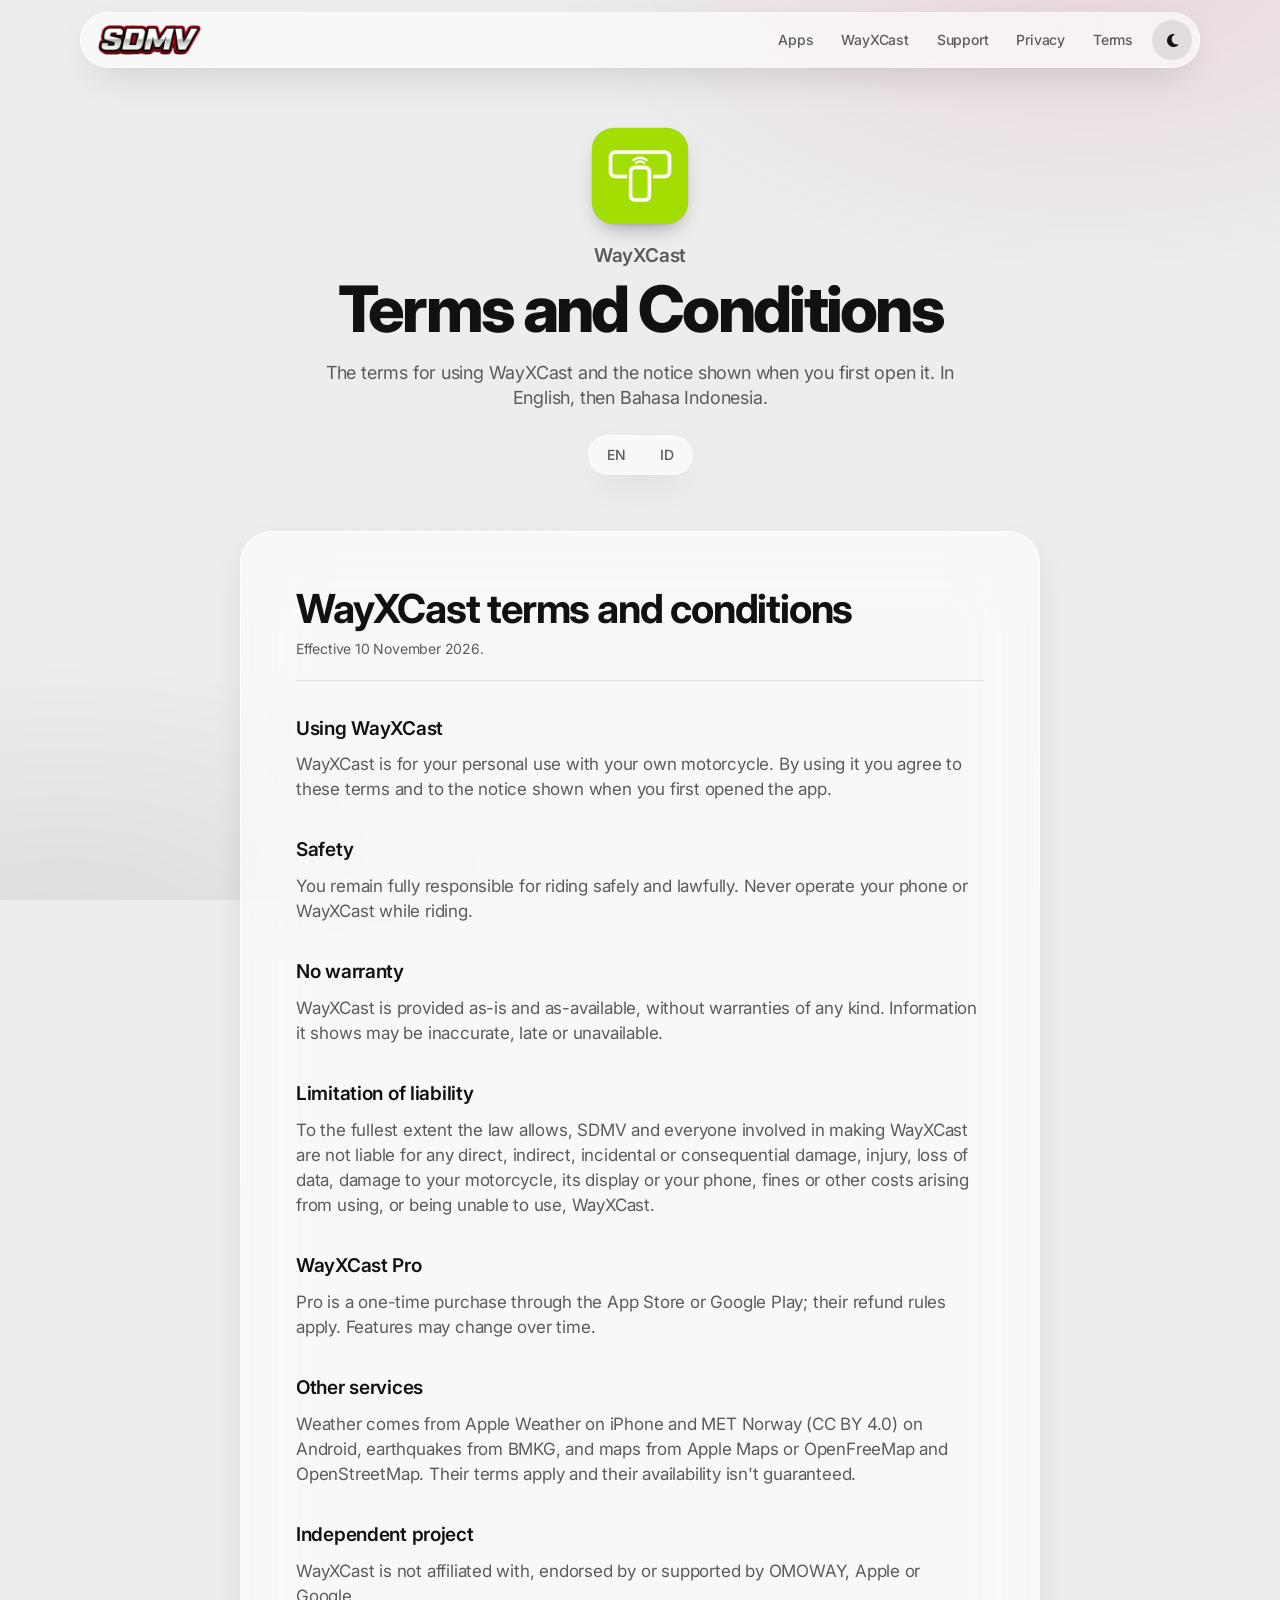
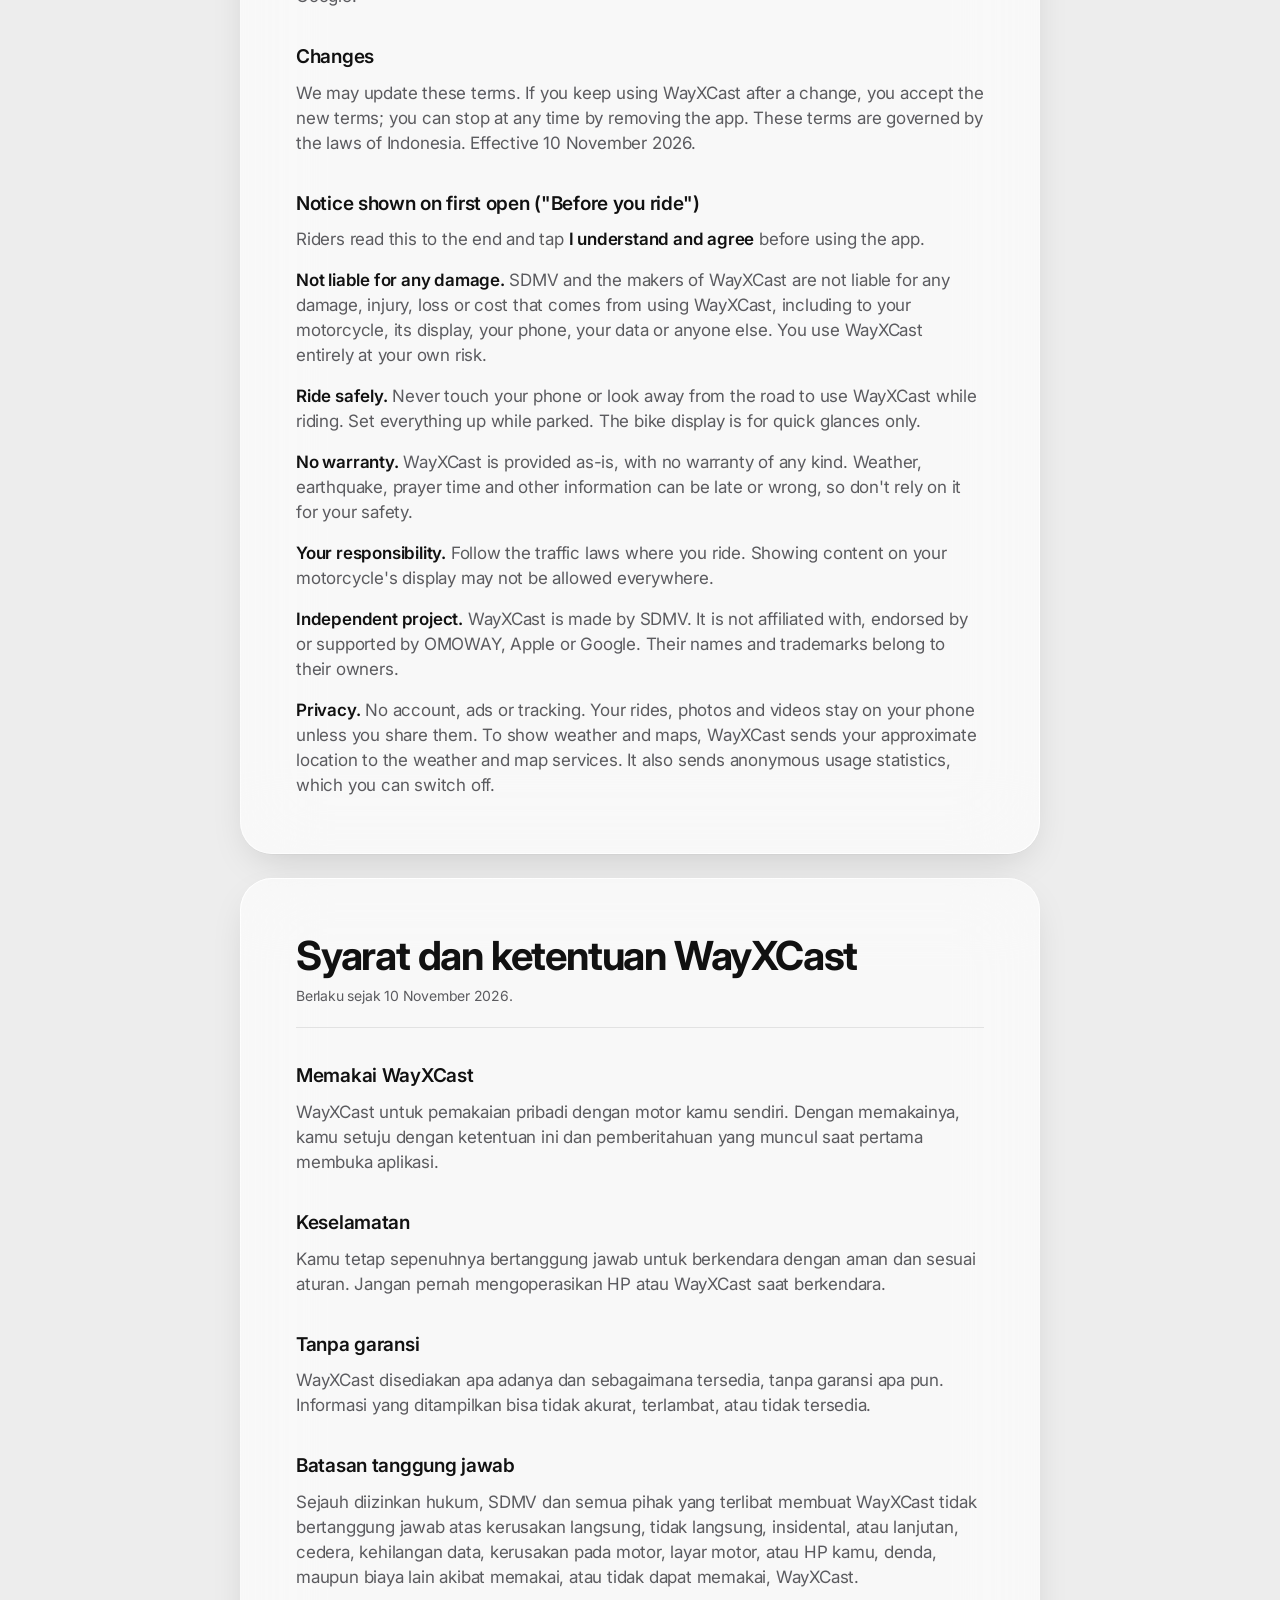
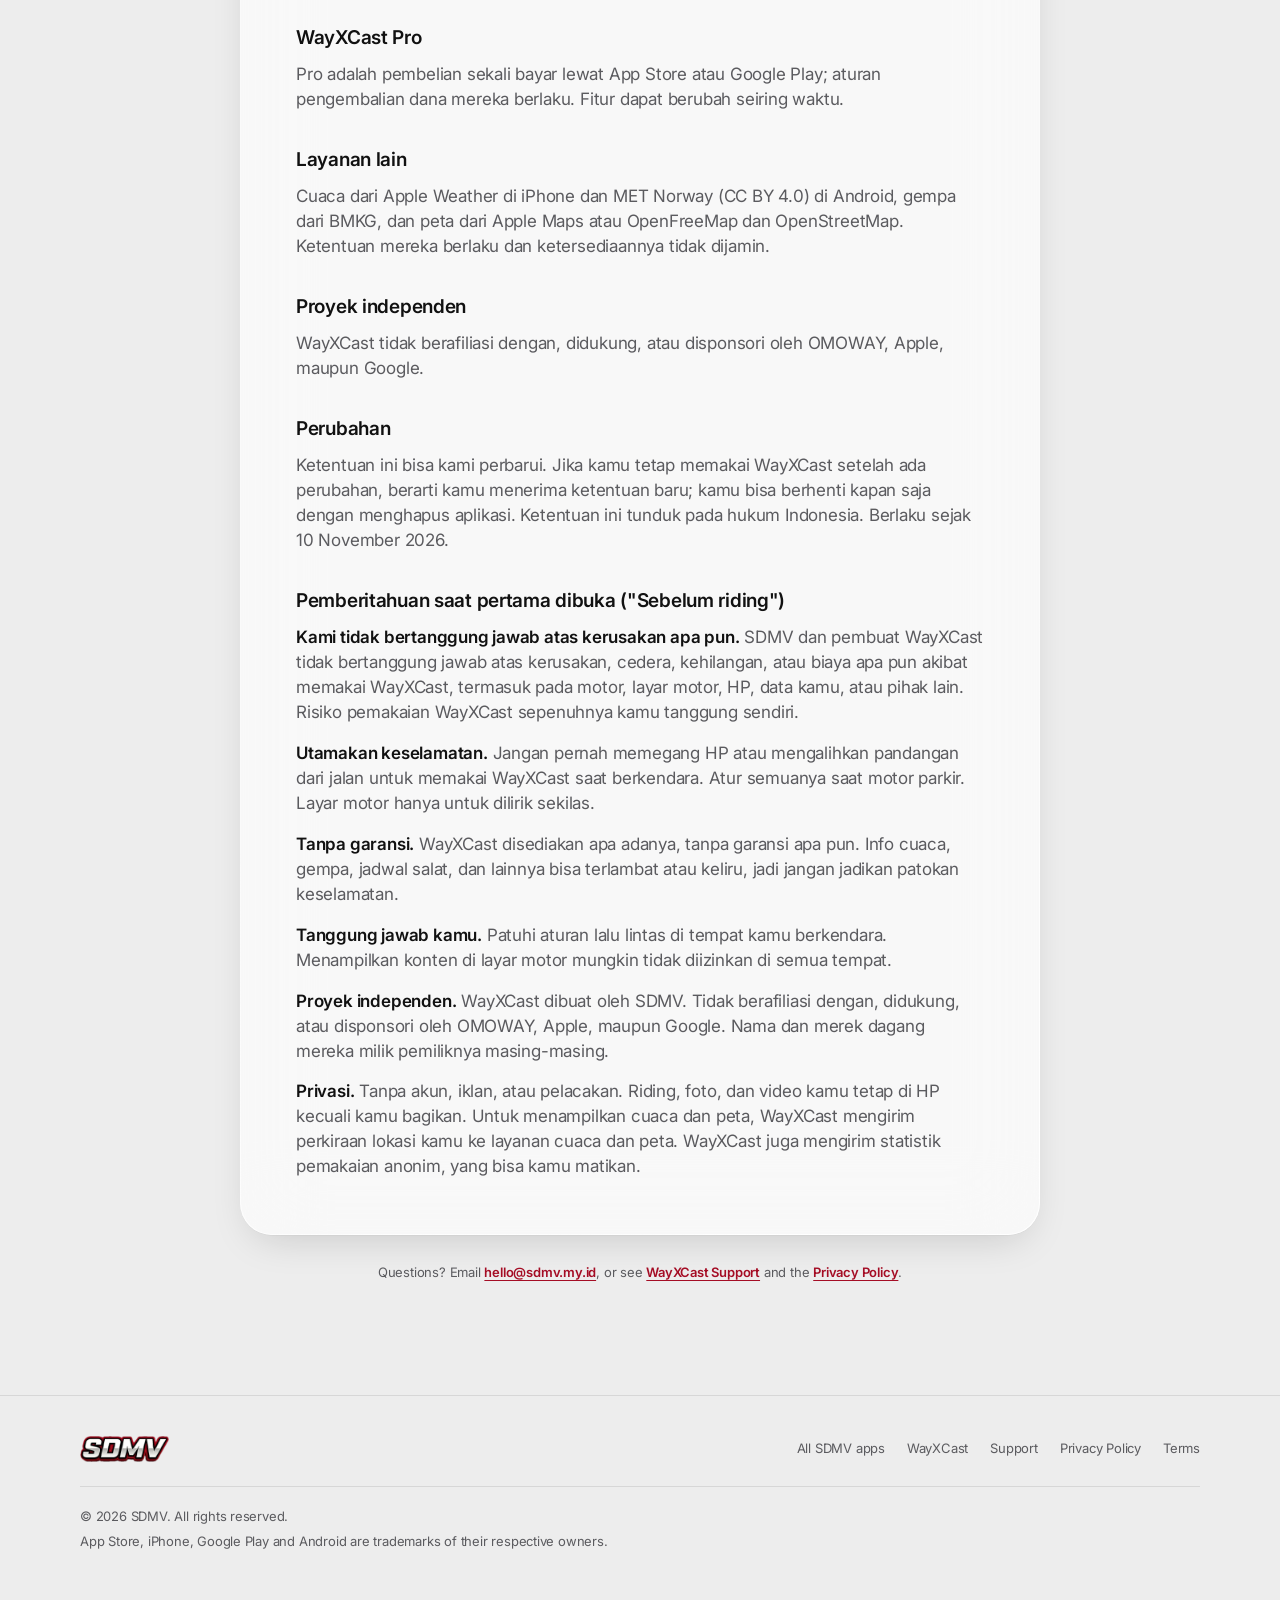
<file: wayxcast/terms/index.html>
<!DOCTYPE html>
<html lang="en">
<head>
    <meta charset="UTF-8">
    <meta name="viewport" content="width=device-width, initial-scale=1.0">
    <title>WayXCast Terms and Conditions | SDMV</title>
    <meta name="description" content="The WayXCast terms and conditions and the Before you ride notice, in English and Bahasa Indonesia.">
    <meta name="theme-color" media="(prefers-color-scheme: light)" content="#F5F5F7">
    <meta name="theme-color" media="(prefers-color-scheme: dark)" content="#000000">
    <link rel="canonical" href="https://sdmv.my.id/wayxcast/terms/">
    <link rel="alternate" hreflang="en" href="https://sdmv.my.id/wayxcast/terms/#en">
    <link rel="alternate" hreflang="id" href="https://sdmv.my.id/wayxcast/terms/#id">
    <link rel="icon" type="image/png" href="../../assets/sdmv-icon-192.png">
    <link rel="apple-touch-icon" href="../../assets/icon-wayxcast.png">

    <!-- Apply saved theme before first paint -->
    <script>
        (function () {
            try {
                var saved = localStorage.getItem('sdmv-theme');
                if (saved === 'light' || saved === 'dark') document.documentElement.dataset.theme = saved;
            } catch (e) {}
        })();
    </script>

    <link rel="stylesheet" href="https://cdnjs.cloudflare.com/ajax/libs/font-awesome/6.4.0/css/all.min.css">
    <link rel="preconnect" href="https://fonts.googleapis.com">
    <link rel="preconnect" href="https://fonts.gstatic.com" crossorigin>
    <link href="https://fonts.googleapis.com/css2?family=Inter:opsz,wght@14..32,400..800&display=swap" rel="stylesheet">
    <link rel="stylesheet" href="../wayxcast.css">
</head>
<body>

    <!-- Faint ember and shade so the glass has something to refract -->
    <div class="ambient" aria-hidden="true"></div>

    <header class="nav-wrap">
        <div class="container">
            <nav class="nav glass" aria-label="Main">
                <a href="../../" class="nav-logo" aria-label="SDMV home">
                    <img src="../../assets/sdmv-logo.png" alt="SDMV" width="103" height="30">
                </a>
                <div class="nav-links">
                    <a href="../../#apps" class="nav-extra">Apps</a>
                    <a href="../">WayXCast</a>
                    <a href="../support/" class="nav-extra">Support</a>
                    <a href="../privacy/" class="nav-extra">Privacy</a>
                    <a href="./" aria-current="page">Terms</a>
                    <button type="button" id="theme-toggle" class="theme-toggle" aria-label="Switch theme">
                        <i class="fa-solid fa-moon" aria-hidden="true"></i>
                    </button>
                </div>
            </nav>
        </div>
    </header>

    <main id="top">

        <section class="chapter page-top container">
            <div class="chapter-head">
                <a href="../" class="app-icon icon-wayxcast" aria-label="WayXCast"><img src="../../assets/icon-wayxcast.png" alt="" width="96" height="96"></a>
                <p class="chapter-name">WayXCast</p>
                <h1>Terms and Conditions</h1>
                <p>The terms for using WayXCast and the notice shown when you first open it. In English, then Bahasa Indonesia.</p>
                <nav class="segmented glass" aria-label="Language">
                    <a href="#en" hreflang="en">EN</a>
                    <a href="#id" hreflang="id" lang="id">ID</a>
                </nav>
            </div>

            <article id="en" class="sheet glass" lang="en">
                <header class="sheet-head">
                    <h2>WayXCast terms and conditions</h2>
                    <p class="updated">Effective 10 November 2026.</p>
                </header>

                <div class="prose">
                    <h3>Using WayXCast</h3>
                    <p>WayXCast is for your personal use with your own motorcycle. By using it you agree to these terms and to the notice shown when you first opened the app.</p>
                    <h3>Safety</h3>
                    <p>You remain fully responsible for riding safely and lawfully. Never operate your phone or WayXCast while riding.</p>
                    <h3>No warranty</h3>
                    <p>WayXCast is provided as-is and as-available, without warranties of any kind. Information it shows may be inaccurate, late or unavailable.</p>
                    <h3>Limitation of liability</h3>
                    <p>To the fullest extent the law allows, SDMV and everyone involved in making WayXCast are not liable for any direct, indirect, incidental or consequential damage, injury, loss of data, damage to your motorcycle, its display or your phone, fines or other costs arising from using, or being unable to use, WayXCast.</p>
                    <h3>WayXCast Pro</h3>
                    <p>Pro is a one-time purchase through the App Store or Google Play; their refund rules apply. Features may change over time.</p>
                    <h3>Other services</h3>
                    <p>Weather comes from Apple Weather on iPhone and MET Norway (CC BY 4.0) on Android, earthquakes from BMKG, and maps from Apple Maps or OpenFreeMap and OpenStreetMap. Their terms apply and their availability isn't guaranteed.</p>
                    <h3>Independent project</h3>
                    <p>WayXCast is not affiliated with, endorsed by or supported by OMOWAY, Apple or Google.</p>
                    <h3>Changes</h3>
                    <p>We may update these terms. If you keep using WayXCast after a change, you accept the new terms; you can stop at any time by removing the app. These terms are governed by the laws of Indonesia. Effective 10 November 2026.</p>
                    <h3>Notice shown on first open ("Before you ride")</h3>
                    <p>Riders read this to the end and tap <strong>I understand and agree</strong> before using the app.</p>
                    <p><strong>Not liable for any damage.</strong> SDMV and the makers of WayXCast are not liable for any damage, injury, loss or cost that comes from using WayXCast, including to your motorcycle, its display, your phone, your data or anyone else. You use WayXCast entirely at your own risk.</p>
                    <p><strong>Ride safely.</strong> Never touch your phone or look away from the road to use WayXCast while riding. Set everything up while parked. The bike display is for quick glances only.</p>
                    <p><strong>No warranty.</strong> WayXCast is provided as-is, with no warranty of any kind. Weather, earthquake, prayer time and other information can be late or wrong, so don't rely on it for your safety.</p>
                    <p><strong>Your responsibility.</strong> Follow the traffic laws where you ride. Showing content on your motorcycle's display may not be allowed everywhere.</p>
                    <p><strong>Independent project.</strong> WayXCast is made by SDMV. It is not affiliated with, endorsed by or supported by OMOWAY, Apple or Google. Their names and trademarks belong to their owners.</p>
                    <p><strong>Privacy.</strong> No account, ads or tracking. Your rides, photos and videos stay on your phone unless you share them. To show weather and maps, WayXCast sends your approximate location to the weather and map services. It also sends anonymous usage statistics, which you can switch off.</p>
                </div>
            </article>

            <article id="id" class="sheet glass" lang="id">
                <header class="sheet-head">
                    <h2>Syarat dan ketentuan WayXCast</h2>
                    <p class="updated">Berlaku sejak 10 November 2026.</p>
                </header>

                <div class="prose">
                    <h3>Memakai WayXCast</h3>
                    <p>WayXCast untuk pemakaian pribadi dengan motor kamu sendiri. Dengan memakainya, kamu setuju dengan ketentuan ini dan pemberitahuan yang muncul saat pertama membuka aplikasi.</p>
                    <h3>Keselamatan</h3>
                    <p>Kamu tetap sepenuhnya bertanggung jawab untuk berkendara dengan aman dan sesuai aturan. Jangan pernah mengoperasikan HP atau WayXCast saat berkendara.</p>
                    <h3>Tanpa garansi</h3>
                    <p>WayXCast disediakan apa adanya dan sebagaimana tersedia, tanpa garansi apa pun. Informasi yang ditampilkan bisa tidak akurat, terlambat, atau tidak tersedia.</p>
                    <h3>Batasan tanggung jawab</h3>
                    <p>Sejauh diizinkan hukum, SDMV dan semua pihak yang terlibat membuat WayXCast tidak bertanggung jawab atas kerusakan langsung, tidak langsung, insidental, atau lanjutan, cedera, kehilangan data, kerusakan pada motor, layar motor, atau HP kamu, denda, maupun biaya lain akibat memakai, atau tidak dapat memakai, WayXCast.</p>
                    <h3>WayXCast Pro</h3>
                    <p>Pro adalah pembelian sekali bayar lewat App Store atau Google Play; aturan pengembalian dana mereka berlaku. Fitur dapat berubah seiring waktu.</p>
                    <h3>Layanan lain</h3>
                    <p>Cuaca dari Apple Weather di iPhone dan MET Norway (CC BY 4.0) di Android, gempa dari BMKG, dan peta dari Apple Maps atau OpenFreeMap dan OpenStreetMap. Ketentuan mereka berlaku dan ketersediaannya tidak dijamin.</p>
                    <h3>Proyek independen</h3>
                    <p>WayXCast tidak berafiliasi dengan, didukung, atau disponsori oleh OMOWAY, Apple, maupun Google.</p>
                    <h3>Perubahan</h3>
                    <p>Ketentuan ini bisa kami perbarui. Jika kamu tetap memakai WayXCast setelah ada perubahan, berarti kamu menerima ketentuan baru; kamu bisa berhenti kapan saja dengan menghapus aplikasi. Ketentuan ini tunduk pada hukum Indonesia. Berlaku sejak 10 November 2026.</p>
                    <h3>Pemberitahuan saat pertama dibuka ("Sebelum riding")</h3>
                    <p><strong>Kami tidak bertanggung jawab atas kerusakan apa pun.</strong> SDMV dan pembuat WayXCast tidak bertanggung jawab atas kerusakan, cedera, kehilangan, atau biaya apa pun akibat memakai WayXCast, termasuk pada motor, layar motor, HP, data kamu, atau pihak lain. Risiko pemakaian WayXCast sepenuhnya kamu tanggung sendiri.</p>
                    <p><strong>Utamakan keselamatan.</strong> Jangan pernah memegang HP atau mengalihkan pandangan dari jalan untuk memakai WayXCast saat berkendara. Atur semuanya saat motor parkir. Layar motor hanya untuk dilirik sekilas.</p>
                    <p><strong>Tanpa garansi.</strong> WayXCast disediakan apa adanya, tanpa garansi apa pun. Info cuaca, gempa, jadwal salat, dan lainnya bisa terlambat atau keliru, jadi jangan jadikan patokan keselamatan.</p>
                    <p><strong>Tanggung jawab kamu.</strong> Patuhi aturan lalu lintas di tempat kamu berkendara. Menampilkan konten di layar motor mungkin tidak diizinkan di semua tempat.</p>
                    <p><strong>Proyek independen.</strong> WayXCast dibuat oleh SDMV. Tidak berafiliasi dengan, didukung, atau disponsori oleh OMOWAY, Apple, maupun Google. Nama dan merek dagang mereka milik pemiliknya masing-masing.</p>
                    <p><strong>Privasi.</strong> Tanpa akun, iklan, atau pelacakan. Riding, foto, dan video kamu tetap di HP kecuali kamu bagikan. Untuk menampilkan cuaca dan peta, WayXCast mengirim perkiraan lokasi kamu ke layanan cuaca dan peta. WayXCast juga mengirim statistik pemakaian anonim, yang bisa kamu matikan.</p>
                </div>
            </article>

            <p class="note">Questions? Email <a href="mailto:hello@sdmv.my.id">hello@sdmv.my.id</a>, or see <a href="../support/">WayXCast Support</a> and the <a href="../privacy/">Privacy Policy</a>.</p>
        </section>
    </main>

    <footer class="footer">
        <div class="container">
            <div class="footer-top">
                <a href="../../" aria-label="SDMV home"><img src="../../assets/sdmv-logo.png" alt="SDMV" width="89" height="26"></a>
                <nav aria-label="Footer">
                    <a href="../../#apps">All SDMV apps</a>
                    <a href="../">WayXCast</a>
                    <a href="../support/">Support</a>
                    <a href="../privacy/">Privacy Policy</a>
                    <a href="../terms/">Terms</a>
                </nav>
            </div>
            <div class="footer-legal">
                <p>© 2026 SDMV. All rights reserved.</p>
                <p>App Store, iPhone, Google Play and Android are trademarks of their respective owners.</p>
            </div>
        </div>
    </footer>

    <script src="../wayxcast.js"></script>
</body>
</html>
</file>
<file: clipthat/site.css>
/* ClipThat Studio: product site. Plain CSS, no build step.
   Monochrome near-black, silver and white type, Liquid Glass panels. No accent hue. */

@font-face {
  font-family: "Inter Tight";
  src: url("fonts/intertight_800.woff2") format("woff2");
  font-weight: 800;
  font-style: normal;
  font-display: swap;
}
@font-face {
  font-family: "Inter Tight";
  src: url("fonts/intertight_600.woff2") format("woff2");
  font-weight: 600;
  font-style: normal;
  font-display: swap;
}
@font-face {
  font-family: "Instrument Serif";
  src: url("fonts/instrumentserif_400_italic.woff2") format("woff2");
  font-weight: 400;
  font-style: italic;
  font-display: swap;
}

:root {
  color-scheme: dark;
  --bg: #07080a;
  --bg-2: #0b0c0f;
  --bg-3: #111317;
  --ink: #f5f6f8;
  --ink-2: #c9ccd2;
  --muted: #9a9ea6;
  --faint: #7d8189;
  --line: rgba(255, 255, 255, 0.08);
  --line-2: rgba(255, 255, 255, 0.14);
  --glass: rgba(255, 255, 255, 0.045);
  --glass-2: rgba(255, 255, 255, 0.075);
  --glass-edge: rgba(255, 255, 255, 0.12);
  --glass-hi: rgba(255, 255, 255, 0.22);
  --silver: linear-gradient(180deg, #ffffff 0%, #d9dce1 45%, #9ea3ab 100%);
  /* Buttons use the system UI font, as the app does (SF Pro on Apple devices). */
  --ui: -apple-system, BlinkMacSystemFont, "SF Pro Text", "SF Pro Display", system-ui, "Segoe UI", Roboto, "Helvetica Neue", Arial, sans-serif;
  /* The app's dark Liquid Glass (Theme.swift: monochrome; glass reads ~15 % white over black). */
  --glass-bg: rgba(255, 255, 255, 0.13);
  --glass-bg-hover: rgba(255, 255, 255, 0.18);
  --glass-over-media: rgba(38, 38, 42, 0.58);
  --glass-rim: inset 0 0 0 1px rgba(255, 255, 255, 0.07), inset 0 1px 0 rgba(255, 255, 255, 0.16), inset 0 -1px 0 rgba(0, 0, 0, 0.22);
  --display: "Inter Tight", "SF Pro Display", -apple-system, "Segoe UI", Roboto, "Helvetica Neue", Arial, sans-serif;
  --serif: "Instrument Serif", "Iowan Old Style", "Times New Roman", serif;
  --body: -apple-system, BlinkMacSystemFont, "SF Pro Text", "Segoe UI", Roboto, "Helvetica Neue", Arial, sans-serif;
  --mono: ui-monospace, "SF Mono", Menlo, Consolas, monospace;
  --gutter: clamp(16px, 4.5vw, 64px);
  --maxw: 1240px;
  --radius: 28px;
  --radius-sm: 18px;
  --ease: cubic-bezier(0.22, 1, 0.36, 1);
  --ease-io: cubic-bezier(0.65, 0, 0.35, 1);
  --nav-h: 64px;
}

*,
*::before,
*::after { box-sizing: border-box; }

html {
  -webkit-text-size-adjust: 100%;
  text-size-adjust: 100%;
  scroll-behavior: smooth;
  scroll-padding-top: calc(var(--nav-h) + 12px);
  background: var(--bg);
}

body {
  margin: 0;
  background: var(--bg);
  color: var(--ink);
  font: 400 17px/1.6 var(--body);
  -webkit-font-smoothing: antialiased;
  -moz-osx-font-smoothing: grayscale;
  text-rendering: optimizeLegibility;
  overflow-x: clip;
}

img, video, svg { display: block; max-width: 100%; }
img, video { height: auto; }
a { color: inherit; }
button { font: inherit; color: inherit; }
p { margin: 0 0 1em; }
h1, h2, h3, h4 { margin: 0; font-weight: 800; }
ul { margin: 0; padding: 0; list-style: none; }

::selection { background: #fff; color: #000; }

:focus { outline: none; }
:focus-visible {
  outline: 2px solid #fff;
  outline-offset: 3px;
}

.skip {
  position: absolute;
  left: 16px;
  top: -60px;
  z-index: 100;
  padding: 10px 16px;
  background: #fff;
  color: #000;
  border-radius: 999px;
  font: 600 15px/1 var(--display);
  text-decoration: none;
  transition: top 0.2s var(--ease);
}
.skip:focus { top: 12px; }

.sr-only {
  position: absolute !important;
  width: 1px; height: 1px;
  padding: 0; margin: -1px;
  overflow: hidden; clip: rect(0 0 0 0);
  white-space: nowrap; border: 0;
}

/* ---------- Layout ---------- */

.wrap {
  width: 100%;
  max-width: calc(var(--maxw) + var(--gutter) * 2);
  margin: 0 auto;
  padding: 0 var(--gutter);
}

.section {
  position: relative;
  padding: clamp(80px, 10vw, 140px) 0;
}
.section + .section { border-top: 1px solid transparent; }

.eyebrow {
  display: inline-flex;
  align-items: center;
  gap: 10px;
  margin: 0 0 22px;
  font: 600 13px/1 var(--display);
  letter-spacing: 0.16em;
  text-transform: uppercase;
  color: var(--muted);
}
.eyebrow::before {
  content: "";
  width: 22px;
  height: 1px;
  background: linear-gradient(90deg, transparent, var(--ink-2));
}

.display {
  font: 800 clamp(44px, 7.4vw, 112px)/0.94 var(--display);
  letter-spacing: -0.045em;
  text-wrap: balance;
}
.h2 {
  font: 800 clamp(38px, 5.6vw, 84px)/0.98 var(--display);
  letter-spacing: -0.04em;
  text-wrap: balance;
}
.h3 {
  font: 800 clamp(24px, 2.4vw, 34px)/1.08 var(--display);
  letter-spacing: -0.025em;
  text-wrap: balance;
}
.silver {
  background: var(--silver);
  -webkit-background-clip: text;
  background-clip: text;
  color: transparent;
}
.serif {
  font-family: var(--serif);
  font-style: italic;
  font-weight: 400;
  letter-spacing: -0.01em;
  padding-right: 0.04em;
}
.lede {
  max-width: 40ch;
  font-size: clamp(18px, 1.55vw, 22px);
  line-height: 1.5;
  color: var(--ink-2);
  text-wrap: pretty;
}
.muted { color: var(--muted); }
.small { font-size: 14px; line-height: 1.5; }

.section-head { max-width: 900px; margin-bottom: clamp(48px, 7vw, 96px); }
.section-head.center { margin-left: auto; margin-right: auto; text-align: center; }
.section-head.center .lede { margin-left: auto; margin-right: auto; }
.section-head .lede { margin-top: 26px; }

/* ---------- Glass ---------- */

.glass {
  position: relative;
  background:
    linear-gradient(180deg, rgba(255, 255, 255, 0.07), rgba(255, 255, 255, 0.02) 40%, rgba(255, 255, 255, 0.025)),
    rgba(16, 17, 21, 0.55);
  border: 1px solid var(--glass-edge);
  border-radius: var(--radius);
  -webkit-backdrop-filter: blur(24px) saturate(150%);
  backdrop-filter: blur(24px) saturate(150%);
  box-shadow:
    inset 0 1px 0 rgba(255, 255, 255, 0.1),
    0 30px 80px -40px rgba(0, 0, 0, 0.9);
}
.glass::after {
  /* the fine light edge on top */
  content: "";
  position: absolute;
  inset: -1px;
  border-radius: inherit;
  padding: 1px;
  background: linear-gradient(160deg, rgba(255, 255, 255, 0.38), rgba(255, 255, 255, 0.04) 30%, rgba(255, 255, 255, 0) 60%, rgba(255, 255, 255, 0.12));
  -webkit-mask: linear-gradient(#000 0 0) content-box, linear-gradient(#000 0 0);
  -webkit-mask-composite: xor;
  mask: linear-gradient(#000 0 0) content-box exclude, linear-gradient(#000 0 0);
  pointer-events: none;
}

.chip {
  display: inline-flex;
  align-items: center;
  gap: 8px;
  padding: 7px 13px;
  border-radius: 999px;
  border: 1px solid var(--line-2);
  background: rgba(255, 255, 255, 0.05);
  font: 600 13px/1.1 var(--display);
  letter-spacing: 0.01em;
  color: var(--ink-2);
  white-space: nowrap;
}
.chip .dot {
  width: 7px; height: 7px; border-radius: 50%;
  background: #fff;
  box-shadow: 0 0 0 3px rgba(255, 255, 255, 0.14);
}
.chip.rec .dot { animation: rec 1.6s var(--ease-io) infinite; }
@keyframes rec { 50% { opacity: 0.25; } }

.pro-badge {
  display: inline-block;
  padding: 3px 7px 2px;
  border-radius: 6px;
  border: 1px solid rgba(255, 255, 255, 0.28);
  background: rgba(255, 255, 255, 0.08);
  font: 800 10.5px/1.3 var(--display);
  letter-spacing: 0.08em;
  color: #fff;
  vertical-align: 0.2em;
}

/* ---------- Buttons: the app's own (white glassProminent, dark glass, 44 px glass circles) ---------- */

.btn {
  --h: 52px;
  position: relative;
  isolation: isolate;
  display: inline-flex;
  align-items: center;
  justify-content: center;
  gap: 10px;
  min-height: var(--h);
  padding: 0 26px;
  border: 0;
  border-radius: 999px;
  text-decoration: none;
  font: 600 17px/1.15 var(--ui);
  letter-spacing: -0.012em;
  cursor: pointer;
  white-space: nowrap;
  -webkit-tap-highlight-color: transparent;
  transition: transform 0.3s var(--ease), opacity 0.2s, background-color 0.2s, box-shadow 0.2s;
}
/* Pressed: dims a little and shrinks to 98 %, as the app's press style. */
.btn:active { transform: scale(0.98); opacity: 0.75; }
.btn:focus-visible { outline: 2px solid #fff; outline-offset: 3px; }
.btn-primary {
  background: #fff;
  color: #000;
  box-shadow: inset 0 -1px 0 rgba(0, 0, 0, 0.1), 0 10px 30px -14px rgba(255, 255, 255, 0.35);
}
.btn-primary:hover { background: #ededf0; }
.btn-glass {
  background: var(--glass-bg);
  color: #fff;
  box-shadow: var(--glass-rim), 0 10px 28px -16px rgba(0, 0, 0, 0.9);
  -webkit-backdrop-filter: blur(20px) saturate(160%);
  backdrop-filter: blur(20px) saturate(160%);
}
/* the glass's soft top sheen */
.btn-glass::before {
  content: "";
  position: absolute;
  z-index: -1;
  inset: 0;
  border-radius: inherit;
  background: linear-gradient(180deg, rgba(255, 255, 255, 0.09), rgba(255, 255, 255, 0) 60%);
  pointer-events: none;
}
.btn-glass:hover { background: var(--glass-bg-hover); }
.btn svg { width: 20px; height: 20px; flex: none; }

/* Store buttons: one line, "App Store · Soon", like the app's "Get Pro · <price>". */
.btn .lbl { display: inline-flex; align-items: baseline; }
.btn .soon-tag { opacity: 0.5; }
.store-btn .soon-tag { display: none; }
.store-btn.is-soon .soon-tag { display: inline; }
.store-btn.is-soon { cursor: default; }
.store-btn.is-soon:active { transform: none; opacity: 1; }

/* 44 px glass circle for icon-only controls (the app's back, flip and close buttons). */
.icon-glass {
  width: 44px;
  height: 44px;
  display: grid;
  place-items: center;
  border: 0;
  border-radius: 50%;
  color: #fff;
  background: var(--glass-over-media);
  box-shadow: var(--glass-rim), 0 8px 22px -10px rgba(0, 0, 0, 0.8);
  -webkit-backdrop-filter: blur(20px) saturate(160%);
  backdrop-filter: blur(20px) saturate(160%);
  cursor: pointer;
  -webkit-tap-highlight-color: transparent;
  transition: transform 0.3s var(--ease), opacity 0.2s, background-color 0.2s;
}
.icon-glass:hover { background: rgba(58, 58, 64, 0.66); }
.icon-glass:active { transform: scale(0.94); opacity: 0.75; }
.icon-glass svg { width: 17px; height: 17px; }

.stores {
  display: flex;
  flex-wrap: wrap;
  gap: 12px;
}

.text-link {
  display: inline-flex;
  align-items: center;
  gap: 6px;
  font: 600 17px/1.2 var(--ui);
  letter-spacing: -0.012em;
  color: #fff;
  text-decoration: none;
  transition: opacity 0.2s;
}
.text-link:hover { opacity: 0.7; }
.text-link svg { transition: transform 0.3s var(--ease); }
.text-link:hover svg { transform: translateX(3px); }

/* ---------- Nav ---------- */

.nav {
  position: fixed;
  inset: 0 0 auto 0;
  z-index: 50;
  height: var(--nav-h);
  transition: background-color 0.4s, border-color 0.4s, -webkit-backdrop-filter 0.4s, backdrop-filter 0.4s;
  border-bottom: 1px solid transparent;
}
.nav.is-stuck {
  background: rgba(7, 8, 10, 0.62);
  border-bottom-color: var(--line);
  -webkit-backdrop-filter: blur(22px) saturate(160%);
  backdrop-filter: blur(22px) saturate(160%);
}
.nav .wrap {
  height: 100%;
  display: flex;
  align-items: center;
  gap: 28px;
}
.brand {
  display: inline-flex;
  align-items: center;
  gap: 11px;
  text-decoration: none;
  font: 800 17px/1 var(--display);
  letter-spacing: -0.02em;
  margin-right: auto;
  white-space: nowrap;
}
.brand img { width: 30px; height: 30px; border-radius: 8px; }
.nav-links { display: flex; gap: 26px; }
.nav-links a {
  font: 600 14px/1 var(--display);
  color: var(--ink-2);
  text-decoration: none;
  transition: color 0.2s;
}
.nav-links a:hover { color: #fff; }
.lang {
  display: inline-flex;
  padding: 3px;
  border-radius: 999px;
  background: var(--glass-bg);
  box-shadow: var(--glass-rim);
  -webkit-backdrop-filter: blur(20px) saturate(160%);
  backdrop-filter: blur(20px) saturate(160%);
}
.lang a {
  min-width: 38px;
  padding: 7px 10px;
  border-radius: 999px;
  text-align: center;
  font: 600 13px/1 var(--ui);
  color: rgba(255, 255, 255, 0.62);
  text-decoration: none;
  transition: color 0.2s, background-color 0.2s;
}
.lang a:hover { color: #fff; }
.lang a[aria-current="true"] { background: #fff; color: #000; }
.nav .btn { --h: 40px; padding: 0 17px; font-size: 15px; }

@media (max-width: 1060px) {
  .nav-links { display: none; }
}
@media (max-width: 420px) {
  .nav .brand span { display: none; }
  .nav .wrap { gap: 12px; }
}

/* ---------- Devices (drawn in CSS) ---------- */

.phone {
  --w: 320px;
  --ratio: 9 / 19.5;
  position: relative;
  width: var(--w);
  max-width: 100%;
  padding: calc(var(--w) * 0.032);
  border-radius: calc(var(--w) * 0.165);
  background:
    linear-gradient(145deg, #3a3d43 0%, #15161a 22%, #0b0c0e 55%, #2a2c31 100%);
  box-shadow:
    inset 0 0 0 1px rgba(255, 255, 255, 0.16),
    inset 0 0 0 calc(var(--w) * 0.012) #050506,
    0 2px 0 rgba(255, 255, 255, 0.05),
    0 60px 120px -40px rgba(0, 0, 0, 0.95),
    0 30px 60px -30px rgba(0, 0, 0, 0.8);
}
.phone::before {
  /* side button, a tiny detail */
  content: "";
  position: absolute;
  right: -2px;
  top: 24%;
  width: 3px;
  height: 11%;
  border-radius: 0 3px 3px 0;
  background: linear-gradient(90deg, #2a2c31, #4a4d54);
}
.phone .screen {
  position: relative;
  aspect-ratio: var(--ratio);
  overflow: hidden;
  border-radius: calc(var(--w) * 0.135);
  background: #000;
  isolation: isolate;
}
.phone .screen > img,
.phone .screen > video,
.phone .screen > picture img {
  position: absolute;
  inset: 0;
  width: 100%;
  height: 100%;
  object-fit: cover;
}
.phone .island {
  position: absolute;
  z-index: 3;
  top: 2.2%;
  left: 50%;
  width: 30%;
  height: 3.2%;
  min-height: 9px;
  transform: translateX(-50%);
  border-radius: 999px;
  background: #000;
}
.phone .glare {
  position: absolute;
  inset: 0;
  z-index: 4;
  border-radius: inherit;
  background: linear-gradient(115deg, rgba(255, 255, 255, 0.1) 0%, rgba(255, 255, 255, 0) 30%, rgba(255, 255, 255, 0) 70%, rgba(255, 255, 255, 0.04) 100%);
  pointer-events: none;
}

.tablet {
  --w: 560px;
  position: relative;
  width: var(--w);
  max-width: 100%;
  padding: calc(var(--w) * 0.03);
  border-radius: calc(var(--w) * 0.06);
  background: linear-gradient(145deg, #3a3d43, #121316 30%, #0a0b0d 70%, #2a2c31);
  box-shadow:
    inset 0 0 0 1px rgba(255, 255, 255, 0.15),
    0 60px 120px -40px rgba(0, 0, 0, 0.95);
}
.tablet .screen {
  position: relative;
  aspect-ratio: 3 / 4;
  border-radius: calc(var(--w) * 0.035);
  overflow: hidden;
  background: #000;
}
.tablet.landscape .screen { aspect-ratio: 4 / 3; }
.tablet .screen img { width: 100%; height: 100%; object-fit: cover; }

.laptop {
  position: relative;
  width: 100%;
  max-width: 980px;
  margin: 0 auto;
}
.laptop .lid {
  position: relative;
  margin: 0 7%;
  padding: 1.6% 1.6% 2.6%;
  border-radius: 18px 18px 6px 6px;
  background: linear-gradient(180deg, #2b2d32, #0b0c0e 6%, #0b0c0e);
  box-shadow:
    inset 0 0 0 1px rgba(255, 255, 255, 0.14),
    0 80px 140px -60px rgba(0, 0, 0, 1);
}
.laptop .lid::before {
  content: "";
  position: absolute;
  top: 0.6%;
  left: 50%;
  width: 6px;
  height: 6px;
  transform: translateX(-50%);
  border-radius: 50%;
  background: #1d1f23;
  box-shadow: inset 0 0 0 1px rgba(255, 255, 255, 0.06);
}
.laptop .screen {
  position: relative;
  aspect-ratio: 16 / 10;
  overflow: hidden;
  border-radius: 6px;
  background: #000;
}
.laptop .screen img,
.laptop .screen video { width: 100%; height: 100%; object-fit: cover; }
.laptop .base {
  position: relative;
  height: clamp(10px, 1.6vw, 18px);
  border-radius: 2px 2px 22px 22px / 2px 2px 14px 14px;
  background: linear-gradient(180deg, #d6d9de 0%, #8e939b 30%, #4a4d53 80%, #2a2c30 100%);
  box-shadow: 0 30px 40px -20px rgba(0, 0, 0, 0.9);
}
.laptop .base::before {
  content: "";
  position: absolute;
  top: 0;
  left: 50%;
  width: 16%;
  height: 45%;
  transform: translateX(-50%);
  border-radius: 0 0 10px 10px;
  background: linear-gradient(180deg, #6a6e75, #9a9ea6);
}

/* ---------- Hero ---------- */

.hero {
  position: relative;
  min-height: 100svh;
  padding: calc(var(--nav-h) + clamp(40px, 7vw, 96px)) 0 clamp(64px, 8vw, 120px);
  display: flex;
  align-items: center;
  isolation: isolate;
  overflow-x: clip;
}
.hero-bg {
  position: absolute;
  inset: 0;
  z-index: -1;
  overflow: hidden;
  pointer-events: none;
}
.hero-bg .orb {
  position: absolute;
  border-radius: 50%;
  filter: blur(70px);
  opacity: 0.55;
  will-change: transform;
}
.hero-bg .o1 {
  width: 62vw; height: 62vw;
  max-width: 960px; max-height: 960px;
  right: -6%; top: -18%;
  background: radial-gradient(circle at 50% 50%, rgba(220, 226, 236, 0.26), rgba(120, 128, 140, 0.08) 45%, transparent 70%);
  animation: drift1 22s var(--ease-io) infinite alternate;
}
.hero-bg .o2 {
  width: 44vw; height: 44vw;
  left: -12%; bottom: -10%;
  background: radial-gradient(circle, rgba(170, 178, 190, 0.16), transparent 68%);
  animation: drift2 26s var(--ease-io) infinite alternate;
}
@keyframes drift1 { to { transform: translate3d(-6%, 8%, 0) scale(1.08); } }
@keyframes drift2 { to { transform: translate3d(10%, -6%, 0) scale(0.94); } }

.grain {
  position: fixed;
  inset: 0;
  z-index: 60;
  pointer-events: none;
  opacity: 0.018;
  background-image: url("data:image/svg+xml;utf8,<svg xmlns='http://www.w3.org/2000/svg' width='180' height='180'><filter id='n'><feTurbulence type='fractalNoise' baseFrequency='0.9' numOctaves='2' stitchTiles='stitch'/><feColorMatrix values='0 0 0 0 1 0 0 0 0 1 0 0 0 0 1 0 0 0 1.4 0'/></filter><rect width='100%' height='100%' filter='url(%23n)'/></svg>");
}

.hero .wrap {
  display: grid;
  grid-template-columns: minmax(0, 1.15fr) minmax(0, 0.85fr);
  align-items: center;
  gap: clamp(32px, 5vw, 80px);
}
.hero h1 {
  font: 800 clamp(52px, 8.6vw, 136px)/0.9 var(--display);
  letter-spacing: -0.05em;
}
.hero h1 .line { display: block; }
.hero h1 .serif { font-size: 1.04em; letter-spacing: -0.02em; }
.hero .lede { margin: 34px 0 38px; max-width: 34ch; }
.platforms {
  display: flex;
  flex-wrap: wrap;
  align-items: center;
  gap: 10px 18px;
  margin-top: 30px;
  font: 600 14px/1 var(--display);
  color: var(--muted);
}
.platforms li { display: inline-flex; align-items: center; gap: 18px; }
.platforms li + li::before {
  content: "";
  width: 3px; height: 3px; border-radius: 50%;
  background: var(--faint);
}

.hero-stage {
  position: relative;
  display: grid;
  place-items: center;
  min-height: 560px;
}
.hero-stage .phone { --w: clamp(240px, 21vw, 340px); --ratio: 720 / 1564; }
.hero-stage .phone .screen { border-radius: calc(var(--w) * 0.12); }
.hero-stage .halo {
  position: absolute;
  width: 120%;
  aspect-ratio: 1;
  border-radius: 50%;
  background: radial-gradient(circle, rgba(255, 255, 255, 0.1), transparent 62%);
  z-index: -1;
}
.float {
  position: absolute;
  z-index: 5;
  padding: 12px 15px;
  border-radius: 18px;
  font: 600 13px/1.25 var(--display);
  white-space: nowrap;
  will-change: transform;
}
.float small {
  display: block;
  margin-bottom: 4px;
  font-size: 10.5px;
  letter-spacing: 0.12em;
  text-transform: uppercase;
  color: var(--muted);
}
.float.f1 { left: calc(-4% - 34px); top: 18%; }
.float.f2 { right: -6%; top: 40%; }
.float.f3 { left: 2%; bottom: 14%; }
.float .meter { display: flex; gap: 3px; align-items: flex-end; height: 16px; margin-top: 6px; }
.float .meter i {
  width: 4px;
  height: 100%;
  border-radius: 2px;
  background: #fff;
  transform-origin: bottom;
  animation: eq 1.1s var(--ease-io) infinite alternate;
}
.float .meter i:nth-child(2) { animation-delay: -0.3s; }
.float .meter i:nth-child(3) { animation-delay: -0.6s; }
.float .meter i:nth-child(4) { animation-delay: -0.15s; }
.float .meter i:nth-child(5) { animation-delay: -0.45s; }
.float .meter i:nth-child(6) { animation-delay: -0.75s; }
@keyframes eq { from { transform: scaleY(0.25); } to { transform: scaleY(1); } }

.media-toggle {
  position: absolute;
  z-index: 6;
  /* outside the phone's right edge, so it never covers the app's own buttons */
  right: -60px;
  bottom: 3%;
  width: 44px;
  height: 44px;
  display: grid;
  place-items: center;
  border-radius: 50%;
  border: 0;
  color: #fff;
  background: var(--glass-over-media);
  box-shadow: var(--glass-rim), 0 8px 22px -10px rgba(0, 0, 0, 0.8);
  -webkit-backdrop-filter: blur(20px) saturate(160%);
  backdrop-filter: blur(20px) saturate(160%);
  cursor: pointer;
}
.media-toggle svg { width: 16px; height: 16px; }
.media-toggle .i-play { display: none; }
.media-toggle[aria-pressed="false"] .i-play { display: block; }
.media-toggle[aria-pressed="false"] .i-pause { display: none; }

.scroll-cue {
  position: absolute;
  left: 50%;
  bottom: 26px;
  transform: translateX(-50%);
  width: 22px;
  height: 36px;
  border: 1.5px solid rgba(255, 255, 255, 0.3);
  border-radius: 12px;
}
.scroll-cue::after {
  content: "";
  position: absolute;
  top: 7px;
  left: 50%;
  width: 3px;
  height: 7px;
  margin-left: -1.5px;
  border-radius: 2px;
  background: #fff;
  animation: cue 2s var(--ease) infinite;
}
@keyframes cue { 0% { transform: translateY(0); opacity: 0; } 30% { opacity: 1; } 80% { transform: translateY(12px); opacity: 0; } 100% { opacity: 0; } }

/* ---------- Facts strip ---------- */

.facts {
  border-top: 1px solid var(--line);
  border-bottom: 1px solid var(--line);
  background: linear-gradient(180deg, rgba(255, 255, 255, 0.02), transparent);
}
.facts ul {
  display: grid;
  grid-template-columns: repeat(4, 1fr);
}
.facts li {
  padding: clamp(28px, 4vw, 48px) clamp(12px, 2vw, 32px);
  border-left: 1px solid var(--line);
}
.facts li:first-child { border-left: 0; padding-left: 0; }
.facts b {
  display: block;
  font: 800 clamp(40px, 5vw, 72px)/1 var(--display);
  letter-spacing: -0.045em;
}
.facts span { display: block; margin-top: 10px; font-size: 15px; color: var(--muted); line-height: 1.4; }

/* ---------- Story (Plan → Film → Edit) ---------- */

.story .grid {
  display: grid;
  grid-template-columns: minmax(0, 1fr) minmax(0, 1fr);
  gap: clamp(32px, 6vw, 96px);
}
.story-steps { position: relative; }
.beat {
  min-height: 86vh;
  display: flex;
  flex-direction: column;
  justify-content: center;
  padding: 6vh 0;
}
.beat:first-child { min-height: 62vh; padding-top: 0; justify-content: flex-start; padding-top: 8vh; }
.beat .step-label {
  display: flex;
  align-items: center;
  gap: 14px;
  margin-bottom: 22px;
  font: 600 13px/1 var(--display);
  letter-spacing: 0.16em;
  text-transform: uppercase;
  color: var(--muted);
}
.beat .step-label b {
  display: inline-grid;
  place-items: center;
  width: 30px; height: 30px;
  border-radius: 50%;
  border: 1px solid var(--line-2);
  color: #fff;
  font-size: 12px;
  letter-spacing: 0;
}
.beat h3 {
  font: 800 clamp(34px, 4.2vw, 60px)/1 var(--display);
  letter-spacing: -0.04em;
  text-wrap: balance;
}
.beat p { margin-top: 22px; max-width: 34ch; font-size: clamp(17px, 1.4vw, 20px); color: var(--ink-2); line-height: 1.55; }
.beat .ticks { margin-top: 26px; display: grid; gap: 12px; }
.ticks li {
  position: relative;
  padding-left: 30px;
  color: var(--ink-2);
  font-size: 16px;
  line-height: 1.45;
}
.ticks li::before {
  content: "";
  position: absolute;
  left: 2px;
  top: 0.42em;
  width: 14px;
  height: 8px;
  border-left: 1.5px solid #fff;
  border-bottom: 1.5px solid #fff;
  transform: rotate(-45deg);
  opacity: 0.85;
}
.beat .inline-phone { display: none; }

.story-stage {
  position: sticky;
  top: calc(var(--nav-h) + 3vh);
  height: calc(100vh - var(--nav-h) - 6vh);
  display: grid;
  place-items: center end;
  padding-right: 4%;
}
.story-stage .phone { --w: min(330px, 40vh); }
.story-stage .screen img {
  opacity: 0;
  transform: scale(1.04);
  transition: opacity 0.7s var(--ease), transform 1.1s var(--ease);
}
.story-stage .screen img.is-on { opacity: 1; transform: none; }
.story-rail {
  position: absolute;
  left: 0;
  top: 50%;
  transform: translateY(-50%);
  display: grid;
  gap: 18px;
}
.story-rail li {
  display: flex;
  align-items: center;
  gap: 12px;
  font: 600 13px/1 var(--display);
  letter-spacing: 0.08em;
  text-transform: uppercase;
  color: var(--faint);
  transition: color 0.4s;
}
.story-rail li::before {
  content: "";
  width: 18px;
  height: 1px;
  background: currentColor;
  transform-origin: left;
  transition: transform 0.5s var(--ease);
}
.story-rail li.is-on { color: #fff; }
.story-rail li.is-on::before { transform: scaleX(2); }

.stage-caption {
  position: absolute;
  bottom: 4%;
  right: 0;
  max-width: 220px;
  padding: 12px 14px;
  border-radius: 16px;
  font: 600 13px/1.35 var(--display);
  color: var(--ink-2);
}

/* ---------- Captions demo ---------- */

.captions .grid {
  display: grid;
  grid-template-columns: minmax(0, 0.9fr) minmax(0, 1.1fr);
  gap: clamp(40px, 7vw, 110px);
  align-items: center;
}
.cap-stage { display: grid; place-items: center; position: relative; }
.cap-stage .phone { --w: clamp(260px, 26vw, 350px); }
.cap-stage .screen .shade {
  position: absolute;
  inset: 0;
  z-index: 1;
  background: linear-gradient(180deg, rgba(0, 0, 0, 0.35), transparent 25%, transparent 55%, rgba(0, 0, 0, 0.55));
}
.cap-line {
  position: absolute;
  z-index: 2;
  left: 8%;
  right: 8%;
  bottom: 24%;
  display: flex;
  flex-wrap: wrap;
  justify-content: center;
  gap: 0.16em 0.26em;
  font: 800 clamp(22px, 2.3vw, 30px)/1.12 var(--display);
  letter-spacing: -0.02em;
  text-align: center;
  color: #fff;
  text-shadow: 0 2px 12px rgba(0, 0, 0, 0.5);
}
.cap-line .w {
  display: inline-block;
  opacity: 0;
  transform: translateY(0.3em) scale(0.92);
  transition: opacity 0.22s var(--ease), transform 0.4s var(--ease), background-color 0.2s, color 0.2s;
  border-radius: 0.18em;
  padding: 0 0.08em;
}
.cap-line .w.on { opacity: 1; transform: none; }
/* five looks, approximated in the browser */
.cap-line[data-look="clean"] { font-weight: 600; text-shadow: 0 1px 8px rgba(0, 0, 0, 0.7); }
.cap-line[data-look="boxed"] { gap: 0; }
.cap-line[data-look="boxed"] .w { background: rgba(0, 0, 0, 0.72); padding: 0.06em 0.18em; border-radius: 0; text-shadow: none; }
.cap-line[data-look="pop"] { text-transform: uppercase; font-size: clamp(24px, 2.6vw, 34px); -webkit-text-stroke: 1px #000; paint-order: stroke fill; text-shadow: 0 3px 0 #000; }
.cap-line[data-look="highlight"] .w.now { background: #fff; color: #000; text-shadow: none; }
.cap-line[data-look="spotlight"] .w { opacity: 0.38; transform: none; }
.cap-line[data-look="spotlight"] .w.on { opacity: 0.38; }
.cap-line[data-look="spotlight"] .w.now { opacity: 1; transform: scale(1.12); }

.looks-picker {
  display: flex;
  flex-wrap: wrap;
  gap: 10px;
  margin-top: 36px;
}
.looks-picker button {
  position: relative;
  min-height: 44px;
  padding: 0 18px;
  border: 0;
  border-radius: 999px;
  background: var(--glass-bg);
  box-shadow: var(--glass-rim);
  font: 600 15px/1 var(--ui);
  letter-spacing: -0.008em;
  color: #fff;
  cursor: pointer;
  -webkit-tap-highlight-color: transparent;
  transition: transform 0.3s var(--ease), background-color 0.2s, color 0.2s, opacity 0.2s;
}
.looks-picker button:hover { background: var(--glass-bg-hover); }
.looks-picker button:active { transform: scale(0.98); opacity: 0.75; }
.looks-picker button[aria-pressed="true"] { background: #fff; color: #000; box-shadow: none; }
.looks-picker .pro-badge { margin-left: 6px; vertical-align: 0.1em; }
.looks-picker button[aria-pressed="true"] .pro-badge { color: #000; border-color: rgba(0, 0, 0, 0.3); background: rgba(0, 0, 0, 0.06); }
.demo-note { margin-top: 14px; font-size: 13px; color: var(--faint); }

.feature-list {
  display: grid;
  grid-template-columns: 1fr 1fr;
  gap: 28px 40px;
  margin-top: 48px;
  padding-top: 36px;
  border-top: 1px solid var(--line);
}
.feature-list h3 { font: 800 18px/1.2 var(--display); letter-spacing: -0.01em; margin-bottom: 8px; }
.feature-list p { margin: 0; font-size: 15.5px; color: var(--muted); line-height: 1.5; }

/* ---------- Crew ---------- */

.crew { overflow: hidden; }
.crew-visual {
  position: relative;
  display: grid;
  grid-template-columns: 1fr auto 1fr;
  align-items: center;
  gap: clamp(16px, 3vw, 48px);
  margin: 0 auto clamp(56px, 8vw, 96px);
  max-width: 1160px;
}
.crew-visual .col { display: grid; gap: clamp(16px, 2.5vw, 32px); }
.crew-visual .col.left { justify-items: end; }
.crew-visual .col.right { justify-items: start; }
.cam {
  position: relative;
  display: flex;
  align-items: center;
  gap: 14px;
  padding: 10px 18px 10px 10px;
  border-radius: 22px;
  min-width: 0;
}
.cam .thumb {
  position: relative;
  width: 56px;
  height: 56px;
  border-radius: 14px;
  overflow: hidden;
  flex: none;
  background: #111;
}
.cam .thumb img { width: 100%; height: 100%; object-fit: cover; }
.cam .letter {
  position: absolute;
  left: 5px; top: 5px;
  width: 20px; height: 20px;
  display: grid; place-items: center;
  border-radius: 50%;
  background: #fff;
  color: #000;
  font: 800 11px/1 var(--display);
}
.cam b { display: block; font: 600 15px/1.25 var(--display); }
.cam span { display: block; font-size: 13px; color: var(--muted); }
.cam .link {
  position: absolute;
  top: 50%;
  width: clamp(16px, 3vw, 48px);
  height: 1px;
  overflow: hidden;
  background: linear-gradient(90deg, rgba(255, 255, 255, 0.05), rgba(255, 255, 255, 0.35));
}
.col.left .cam .link { right: calc(clamp(16px, 3vw, 48px) * -1); }
.col.right .cam .link { left: calc(clamp(16px, 3vw, 48px) * -1); transform: scaleX(-1); }
.cam .link::after {
  content: "";
  position: absolute;
  top: -1px;
  left: 0;
  width: 10px;
  height: 3px;
  border-radius: 2px;
  background: #fff;
  box-shadow: 0 0 8px #fff;
  animation: packet 2.4s linear infinite;
}
.col .cam:nth-child(2) .link::after { animation-delay: -1.2s; }
@keyframes packet { from { transform: translateX(-12px); } to { transform: translateX(60px); } }

.crew-visual .director { display: grid; justify-items: center; gap: 16px; }
.crew-visual .tablet { --w: clamp(260px, 34vw, 480px); }
.crew-visual .director .chip { background: rgba(255, 255, 255, 0.08); }

.cards {
  display: grid;
  grid-template-columns: repeat(4, 1fr);
  gap: 16px;
}
.card {
  padding: clamp(22px, 2.4vw, 32px);
  border-radius: var(--radius);
}
.card .ic {
  width: 44px;
  height: 44px;
  display: grid;
  place-items: center;
  margin-bottom: 26px;
  border-radius: 14px;
  border: 1px solid var(--line-2);
  background: rgba(255, 255, 255, 0.05);
}
.card .ic svg { width: 22px; height: 22px; }
.card h3 { font: 800 20px/1.2 var(--display); letter-spacing: -0.015em; margin-bottom: 10px; }
.card p { margin: 0; font-size: 15.5px; line-height: 1.55; color: var(--muted); }
.free-pro-note {
  margin-top: 28px;
  text-align: center;
  font-size: 15px;
  color: var(--muted);
}

/* ---------- Looks & text bento ---------- */

.bento {
  display: grid;
  grid-template-columns: repeat(6, 1fr);
  grid-auto-rows: minmax(0, auto);
  gap: 16px;
}
.tile {
  position: relative;
  overflow: hidden;
  padding: clamp(24px, 2.6vw, 36px);
  border-radius: var(--radius);
  min-height: 300px;
  display: flex;
  flex-direction: column;
}
.tile .big {
  font: 800 clamp(64px, 7vw, 108px)/0.9 var(--display);
  letter-spacing: -0.055em;
}
.tile h3 { font: 800 clamp(22px, 2vw, 28px)/1.1 var(--display); letter-spacing: -0.02em; }
.tile p { margin: 12px 0 0; color: var(--muted); font-size: 15.5px; line-height: 1.5; max-width: 38ch; }
.tile .foot { margin-top: auto; padding-top: 24px; }
.t-looks { grid-column: span 4; min-height: 500px; padding: 0; }
.t-anim { grid-column: span 2; }
.t-fonts { grid-column: span 2; }
.t-fx { grid-column: span 2; }
.t-sfx { grid-column: span 2; }
.t-loud { grid-column: span 3; }
.t-format { grid-column: span 3; }

.t-looks .copy { position: relative; z-index: 2; padding: clamp(24px, 2.6vw, 36px); max-width: 46%; }
.t-looks .shot {
  position: absolute;
  right: clamp(20px, 3vw, 44px);
  top: clamp(24px, 3vw, 40px);
  width: min(40%, 320px);
  aspect-ratio: 0.83;
  overflow: hidden;
  border-radius: 20px;
  border: 1px solid var(--line-2);
  background: #000;
  box-shadow: 0 40px 80px -30px #000, inset 0 1px 0 rgba(255, 255, 255, 0.1);
}
.t-looks .shot img {
  position: absolute;
  left: 0;
  top: 0;
  width: 450%;
  max-width: none;
  height: auto;
  margin: -35% 0 0 -228%;
}
.look-names {
  position: absolute;
  left: 0;
  right: 0;
  bottom: 22px;
  z-index: 2;
  overflow: hidden;
  -webkit-mask: linear-gradient(90deg, transparent, #000 10%, #000 90%, transparent);
  mask: linear-gradient(90deg, transparent, #000 10%, #000 90%, transparent);
}
.look-names .track {
  display: flex;
  gap: 10px;
  width: max-content;
  animation: marquee 60s linear infinite;
}
.look-names .chip { background: rgba(8, 9, 11, 0.72); -webkit-backdrop-filter: blur(10px); backdrop-filter: blur(10px); }
@keyframes marquee { to { transform: translateX(-50%); } }

.anim-demo {
  position: relative;
  flex: 1;
  min-height: 150px;
  display: grid;
  place-items: center;
  margin: 18px -8px 0;
  border-radius: 20px;
  background: radial-gradient(circle at 50% 60%, rgba(255, 255, 255, 0.07), transparent 70%);
  overflow: hidden;
}
.anim-word {
  font: 800 clamp(40px, 4vw, 56px)/1 var(--display);
  letter-spacing: -0.04em;
  white-space: nowrap;
}
.anim-word .serif { font-size: 1.05em; }
.anim-name {
  display: flex;
  justify-content: space-between;
  align-items: center;
  font: 600 13px/1 var(--display);
  color: var(--muted);
  letter-spacing: 0.06em;
  text-transform: uppercase;
}
.anim-name b { color: #fff; font-weight: 600; }

.fx-chips { display: flex; flex-wrap: wrap; gap: 8px; margin-top: 18px; }

.font-specimens {
  display: grid;
  grid-template-columns: 1fr 1fr;
  gap: 8px;
  margin-top: 18px;
}
.font-specimens span {
  display: grid;
  place-items: center;
  height: 64px;
  border-radius: 14px;
  border: 1px solid var(--line);
  background: rgba(255, 255, 255, 0.03);
  font-size: 30px;
  color: #fff;
}
.font-specimens .s1 { font: 800 30px/1 var(--display); letter-spacing: -0.04em; }
.font-specimens .s2 { font: italic 400 34px/1 var(--serif); }
.font-specimens .s3 { font: 700 26px/1 var(--mono); }
.font-specimens .s4 { font: 600 28px/1 var(--display); background: #fff; color: #000; }

.sfx-bars {
  display: flex;
  align-items: center;
  gap: 4px;
  height: 64px;
  margin-top: 22px;
}
.sfx-bars i {
  flex: 1;
  height: 100%;
  border-radius: 3px;
  background: linear-gradient(180deg, #fff, #8e939b);
  transform: scaleY(var(--s, 0.3));
  transform-origin: center;
  animation: sfx 1.8s var(--ease-io) infinite alternate;
  animation-delay: var(--d, 0s);
}
@keyframes sfx { from { transform: scaleY(calc(var(--s, 0.3) * 0.35)); } to { transform: scaleY(var(--s, 0.3)); } }
.sfx-names { margin-top: 18px; font: 600 13px/1.6 var(--display); color: var(--faint); }

.loud-meter { margin-top: 28px; }
.loud-meter .scale {
  position: relative;
  height: 12px;
  border-radius: 999px;
  background: rgba(255, 255, 255, 0.06);
  border: 1px solid var(--line);
  overflow: hidden;
}
.loud-meter .fill {
  position: absolute;
  inset: 0;
  transform-origin: left;
  transform: scaleX(0.38);
  background: linear-gradient(90deg, #6d7179, #fff);
  border-radius: inherit;
  transition: transform 2.2s var(--ease);
}
.in .loud-meter .fill,
.reduced .loud-meter .fill { transform: scaleX(0.78); }
.loud-meter .marks {
  display: flex;
  justify-content: space-between;
  margin-top: 10px;
  font: 600 12px/1 var(--mono);
  color: var(--faint);
}
.loud-meter .target {
  display: flex;
  align-items: baseline;
  gap: 12px;
  margin-bottom: 16px;
}
.loud-meter .target b { font: 800 clamp(44px, 4.6vw, 64px)/1 var(--display); letter-spacing: -0.04em; }
.loud-meter .target span { color: var(--muted); font: 600 15px/1 var(--display); }

.formats {
  display: flex;
  align-items: flex-end;
  gap: clamp(10px, 1.6vw, 22px);
  margin-top: 26px;
  height: 140px;
}
.formats figure { margin: 0; display: grid; justify-items: center; gap: 10px; }
.formats .fr {
  border: 1.5px solid rgba(255, 255, 255, 0.7);
  border-radius: 8px;
  background: linear-gradient(160deg, rgba(255, 255, 255, 0.12), rgba(255, 255, 255, 0.02));
}
.formats figcaption { font: 600 13px/1 var(--mono); color: var(--muted); }
.formats .r916 { width: 58px; height: 103px; }
.formats .r169 { width: 136px; height: 76px; }
.formats .r11 { width: 92px; height: 92px; }
.formats .r45 { width: 80px; height: 100px; }
.formats figure:first-child .fr { background: #fff; border-color: #fff; }

/* ---------- AI ---------- */

.ai .grid {
  display: grid;
  grid-template-columns: repeat(12, 1fr);
  gap: 16px;
}
.ai .card { grid-column: span 6; min-height: 300px; display: flex; flex-direction: column; }
.ai .card.wide { grid-column: span 12; display: grid; grid-template-columns: minmax(0, 1fr) minmax(0, 1.15fr); gap: clamp(24px, 4vw, 64px); align-items: center; min-height: 0; }
.ai .card h3 { font-size: clamp(22px, 2.2vw, 30px); margin-bottom: 12px; }
.ai .card ul { margin-top: 18px; display: grid; gap: 10px; }
.ai .card .where { margin-top: auto; padding-top: 22px; display: flex; flex-wrap: wrap; gap: 8px; }
.key-line {
  display: flex;
  flex-wrap: wrap;
  justify-content: center;
  gap: 10px;
  margin-top: 40px;
}

.terminal {
  border-radius: 18px;
  border: 1px solid var(--line-2);
  background: #050607;
  overflow: hidden;
  box-shadow: 0 40px 80px -40px #000;
  font: 500 13.5px/1.75 var(--mono);
}
.terminal .bar {
  display: flex;
  align-items: center;
  gap: 7px;
  padding: 12px 14px;
  border-bottom: 1px solid var(--line);
  background: rgba(255, 255, 255, 0.03);
}
.terminal .bar i { width: 10px; height: 10px; border-radius: 50%; background: #2b2d32; }
.terminal .bar span { margin-left: 10px; font: 600 12px/1 var(--display); color: var(--faint); }
.terminal pre {
  margin: 0;
  padding: 18px 20px 22px;
  white-space: pre-wrap;
  word-break: break-word;
  color: var(--ink-2);
  min-height: 248px;
}
.terminal .p { color: #fff; }
.terminal .c { color: var(--faint); }
.terminal .ok { color: #fff; }
.terminal .ln { display: block; opacity: 0; transform: translateY(4px); transition: opacity 0.35s var(--ease), transform 0.5s var(--ease); }
.terminal .ln.on { opacity: 1; transform: none; }
.caret { display: inline-block; width: 8px; height: 1.1em; vertical-align: -0.2em; background: #fff; animation: rec 1s steps(1) infinite; }

/* ---------- Mac ---------- */

.mac { overflow: hidden; }
.mac .section-head { margin-bottom: clamp(40px, 6vw, 72px); }
.mac-free {
  display: inline-flex;
  align-items: center;
  gap: 10px;
  margin-bottom: 26px;
}
.mac-stage { position: relative; perspective: 1600px; }
.mac-stage .laptop { transform-origin: 50% 100%; }
.mac-grid {
  display: grid;
  grid-template-columns: repeat(4, 1fr);
  gap: 16px;
  margin-top: clamp(48px, 6vw, 80px);
}
.mac-grid .card { padding: 24px; }
.mac-cta { display: flex; flex-wrap: wrap; align-items: center; justify-content: center; gap: 14px; margin-top: 44px; }

/* ---------- Pro ---------- */

.pro-card {
  display: grid;
  grid-template-columns: minmax(0, 0.9fr) minmax(0, 1.1fr);
  gap: 0;
  border-radius: 36px;
  overflow: hidden;
}
.pro-card .left {
  padding: clamp(32px, 5vw, 64px);
  border-right: 1px solid var(--line);
  display: flex;
  flex-direction: column;
}
.pro-card .right { padding: clamp(32px, 5vw, 64px); }
.pro-card .left .h2 { font-size: clamp(36px, 4.4vw, 64px); }
.pro-card .left .lede { margin-top: 22px; font-size: 18px; }
.pro-card .left .stores { margin-top: auto; padding-top: 36px; }
.pro-card .free-line { margin-top: 18px; font-size: 14px; color: var(--muted); }
.pro-table { width: 100%; border-collapse: collapse; }
.pro-table th, .pro-table td {
  padding: 15px 0;
  border-bottom: 1px solid var(--line);
  text-align: left;
  vertical-align: top;
  font-size: 15.5px;
  line-height: 1.45;
}
.pro-table thead th {
  padding-top: 0;
  font: 600 12px/1 var(--display);
  letter-spacing: 0.14em;
  text-transform: uppercase;
  color: var(--muted);
}
.pro-table td { color: var(--muted); padding-left: 16px; width: 30%; }
.pro-table td.p { color: #fff; }
.pro-table th[scope="row"] { font: 600 16px/1.35 var(--display); color: #fff; padding-right: 8px; }
.pro-table tr:last-child th, .pro-table tr:last-child td { border-bottom: 0; }
.always-free {
  margin-top: 28px;
  padding: 22px 24px;
  border-radius: 20px;
  border: 1px solid var(--line);
  background: rgba(255, 255, 255, 0.025);
  font-size: 15px;
  color: var(--muted);
  line-height: 1.55;
}
.always-free b { color: #fff; font-family: var(--display); font-weight: 600; }

/* ---------- Privacy ---------- */

.privacy .big-quote {
  font: 800 clamp(40px, 6.2vw, 96px)/0.98 var(--display);
  letter-spacing: -0.045em;
  text-align: center;
  text-wrap: balance;
  max-width: 14ch;
  margin: 0 auto clamp(56px, 7vw, 88px);
}
.priv-grid {
  display: grid;
  grid-template-columns: repeat(3, 1fr);
  border-top: 1px solid var(--line);
  border-left: 1px solid var(--line);
}
.priv-grid li {
  padding: clamp(24px, 3vw, 40px);
  border-right: 1px solid var(--line);
  border-bottom: 1px solid var(--line);
}
.priv-grid h3 { font: 800 20px/1.2 var(--display); letter-spacing: -0.015em; margin: 18px 0 8px; }
.priv-grid p { margin: 0; color: var(--muted); font-size: 15.5px; line-height: 1.55; }
.priv-grid svg { width: 26px; height: 26px; }
.priv-more { margin-top: 32px; text-align: center; }

/* ---------- Trailer ---------- */

.trailer .wrap { display: grid; grid-template-columns: minmax(0, 1fr) minmax(0, 1fr); gap: clamp(40px, 7vw, 110px); align-items: center; }
.player { position: relative; display: grid; place-items: center; }
.player .phone { --w: clamp(270px, 28vw, 380px); --ratio: 9 / 16; }
.player .phone .screen { border-radius: calc(var(--w) * 0.12); }
.play-btn {
  position: absolute;
  z-index: 5;
  inset: 0;
  display: grid;
  place-items: end center;
  padding-bottom: 22%;
  border: 0;
  border-radius: inherit;
  background: linear-gradient(180deg, rgba(0, 0, 0, 0) 55%, rgba(0, 0, 0, 0.6));
  cursor: pointer;
}
.play-btn .disc {
  width: 84px;
  height: 84px;
  display: grid;
  place-items: center;
  border-radius: 50%;
  color: #fff;
  background: var(--glass-over-media);
  box-shadow: var(--glass-rim), 0 20px 50px -12px rgba(0, 0, 0, 0.85);
  -webkit-backdrop-filter: blur(22px) saturate(160%);
  backdrop-filter: blur(22px) saturate(160%);
  transition: transform 0.4s var(--ease), background-color 0.2s;
}
.play-btn:hover .disc { transform: scale(1.06); background: rgba(58, 58, 64, 0.66); }
.play-btn:active .disc { transform: scale(0.96); }
.play-btn svg { width: 26px; height: 26px; margin-left: 4px; }
.play-btn .lbl {
  position: absolute;
  bottom: 9%;
  left: 0;
  right: 0;
  text-align: center;
  font: 600 15px/1 var(--ui);
  color: #fff;
}
.player.is-playing .play-btn { display: none; }

/* dialog for the Mac trailer */
.vdialog {
  width: min(92vw, 440px);
  max-height: 94vh;
  padding: 0;
  border: 1px solid var(--line-2);
  border-radius: 26px;
  background: #000;
  color: #fff;
  overflow: hidden;
}
.vdialog::backdrop { background: rgba(0, 0, 0, 0.78); -webkit-backdrop-filter: blur(10px); backdrop-filter: blur(10px); }
.vdialog video { width: 100%; max-height: calc(94vh - 2px); aspect-ratio: 9 / 16; background: #000; }
.vdialog .close {
  position: absolute;
  z-index: 2;
  top: 12px;
  right: 12px;
  width: 44px;
  height: 44px;
  display: grid;
  place-items: center;
  border-radius: 50%;
  border: 0;
  color: #fff;
  background: var(--glass-over-media);
  box-shadow: var(--glass-rim), 0 8px 22px -10px rgba(0, 0, 0, 0.8);
  -webkit-backdrop-filter: blur(20px) saturate(160%);
  backdrop-filter: blur(20px) saturate(160%);
  cursor: pointer;
}
.vdialog .close svg { width: 16px; height: 16px; }

/* ---------- Get it + FAQ ---------- */

.get .cta-card {
  position: relative;
  overflow: hidden;
  padding: clamp(40px, 7vw, 96px) clamp(24px, 5vw, 64px);
  border-radius: 40px;
  text-align: center;
}
.get .cta-card .icon {
  width: 96px;
  height: 96px;
  margin: 0 auto 32px;
  border-radius: 24px;
  box-shadow: 0 30px 60px -20px rgba(0, 0, 0, 0.9), 0 0 0 1px rgba(255, 255, 255, 0.12);
}
.get .cta-card .stores { justify-content: center; margin-top: 36px; }
.get .req {
  display: grid;
  grid-template-columns: repeat(3, 1fr);
  gap: 16px;
  max-width: 820px;
  margin: 40px auto 0;
  text-align: left;
}
.get .req div { padding: 16px 18px; border-radius: 16px; border: 1px solid var(--line); font-size: 14px; color: var(--muted); line-height: 1.45; }
.get .req b { display: block; color: #fff; font: 600 15px/1.3 var(--display); margin-bottom: 4px; }
.beta { margin-top: 26px; display: flex; justify-content: center; gap: 22px; flex-wrap: wrap; }
.beta[hidden] { display: none; }

.faq { max-width: 860px; margin: clamp(80px, 10vw, 140px) auto 0; }
.faq h2 { margin-bottom: 36px; }
.faq details { border-top: 1px solid var(--line); }
.faq details:last-of-type { border-bottom: 1px solid var(--line); }
.faq summary {
  display: flex;
  align-items: center;
  justify-content: space-between;
  gap: 20px;
  padding: 24px 0;
  cursor: pointer;
  list-style: none;
  font: 600 clamp(17px, 1.6vw, 20px)/1.35 var(--display);
  letter-spacing: -0.01em;
}
.faq summary::-webkit-details-marker { display: none; }
.faq summary::after {
  content: "";
  flex: none;
  width: 12px;
  height: 12px;
  border-right: 1.5px solid #fff;
  border-bottom: 1.5px solid #fff;
  transform: rotate(45deg) translateY(-3px);
  transition: transform 0.35s var(--ease);
}
.faq details[open] summary::after { transform: rotate(225deg) translateY(-3px); }
.faq .a { padding: 0 0 26px; color: var(--ink-2); max-width: 66ch; }
.faq .a p:last-child { margin-bottom: 0; }

/* ---------- Footer ---------- */

.footer {
  padding: 72px 0 48px;
  border-top: 1px solid var(--line);
  font-size: 14px;
  color: var(--muted);
}
.footer .top {
  display: flex;
  flex-wrap: wrap;
  justify-content: space-between;
  gap: 32px;
  margin-bottom: 48px;
}
.footer nav ul { display: flex; flex-wrap: wrap; gap: 10px 28px; }
.footer a { text-decoration: none; color: var(--ink-2); }
.footer a:hover { color: #fff; }
.footer .legal { display: flex; flex-wrap: wrap; justify-content: space-between; gap: 16px; font-size: 13px; color: var(--faint); line-height: 1.6; }
.footer .legal p { margin: 0; max-width: 70ch; }

/* ---------- Reveal ---------- */

.js .reveal {
  opacity: 0;
  transform: translate3d(0, 36px, 0);
  transition: opacity 1s var(--ease), transform 1.2s var(--ease);
  transition-delay: var(--delay, 0s);
}
.js .reveal.in { opacity: 1; transform: none; }
.js .reveal-scale {
  opacity: 0;
  transform: scale(0.94) translate3d(0, 40px, 0);
  transition: opacity 1.2s var(--ease), transform 1.4s var(--ease);
}
.js .reveal-scale.in { opacity: 1; transform: none; }

.js .split .wd {
  display: inline-block;
  opacity: 0;
  transform: translate3d(0, 0.5em, 0);
  transition: opacity 0.9s var(--ease), transform 1.1s var(--ease);
  transition-delay: calc(var(--i) * 70ms + 0.1s);
}
.js .split.in .wd { opacity: 1; transform: none; }

/* ---------- Responsive ---------- */

@media (max-width: 1100px) {
  .cards { grid-template-columns: repeat(2, 1fr); }
  .mac-grid { grid-template-columns: repeat(2, 1fr); }
  .t-looks { grid-column: span 6; }
  .t-anim, .t-fonts, .t-fx, .t-sfx { grid-column: span 3; }
  .t-loud, .t-format { grid-column: span 3; }
}

@media (max-width: 900px) {
  .hero { min-height: 0; }
  .hero-stage { min-height: 0; }
  .scroll-cue { display: none; }
  .t-loud, .t-format { grid-column: span 6; }
  .facts ul { grid-template-columns: repeat(2, 1fr); }
  .facts li { border-left: 0; padding-left: 0; border-top: 1px solid var(--line); }
  .facts li:nth-child(-n+2) { border-top: 0; }
  .facts li:nth-child(even) { padding-left: 20px; border-left: 1px solid var(--line); }

  .story .grid { grid-template-columns: 1fr; }
  .story-stage { display: none; }
  .beat, .beat:first-child { min-height: 0; padding: 0 0 72px; }
  .beat .inline-phone { display: grid; place-items: center; margin-top: 40px; }
  .beat .inline-phone .phone { --w: min(300px, 76vw); }

  .captions .grid { grid-template-columns: 1fr; }
  .cap-stage { order: 2; }
  .feature-list { grid-template-columns: 1fr; }

  .crew-visual { grid-template-columns: 1fr 1fr; }
  .crew-visual .director { grid-column: 1 / -1; grid-row: 1; margin-bottom: 8px; }
  .crew-visual .col.left, .crew-visual .col.right { justify-items: stretch; }
  .cam .link { display: none; }

  .ai .card, .ai .card.wide { grid-column: span 12; }
  .ai .card.wide { grid-template-columns: 1fr; }

  .pro-card { grid-template-columns: 1fr; }
  .pro-card .left { border-right: 0; border-bottom: 1px solid var(--line); }

  .priv-grid { grid-template-columns: 1fr 1fr; }
  .trailer .wrap { grid-template-columns: 1fr; }
  .get .req { grid-template-columns: 1fr; }
}

@media (min-width: 641px) and (max-width: 900px) {
  .hero .wrap { grid-template-columns: minmax(0, 1.1fr) minmax(0, 0.9fr); gap: 24px; }
  .hero h1 { font-size: clamp(52px, 9vw, 80px); }
  .hero-stage .phone { --w: min(250px, 34vw); }
  .float.f1 { display: none; }
  .float.f3 { left: -10%; }
  .stores { flex-direction: column; align-items: flex-start; }
  .beat { display: grid; grid-template-columns: minmax(0, 1fr) 240px; column-gap: 36px; align-content: start; }
  .beat > * { grid-column: 1; }
  .beat .inline-phone { grid-column: 2; grid-row: 1 / span 6; margin-top: 0; align-self: start; }
  .beat .inline-phone .phone { --w: 240px; }
}

@media (max-width: 700px) {
  .hero .wrap { grid-template-columns: 1fr; text-align: left; }
  .hero-stage { margin-top: 12px; }
}

@media (max-width: 640px) {
  body { font-size: 16px; }
  .hero h1 { font-size: clamp(46px, 14.5vw, 76px); }
  .hero .lede { margin: 26px 0 30px; }
  .stores { flex-direction: column; align-items: stretch; }
  .stores .btn { justify-content: center; }
  .float.f1 { display: none; }
  .float.f2 { display: none; } /* on phones it covered live app UI */
  .float.f3 { display: none; }
  .card { display: grid; grid-template-columns: 44px 1fr; column-gap: 16px; align-items: center; }
  .card .ic { margin: 0; }
  .card h3 { margin: 0; }
  .card p { grid-column: 1 / -1; margin-top: 12px; }
  .ai .card { display: flex; }
  .ai .card .ic { margin-bottom: 20px; }
  .ai .card h3 { margin-bottom: 10px; }
  .ai .card.wide { display: grid; grid-template-columns: 1fr; }
  .priv-grid li { display: grid; grid-template-columns: 26px 1fr; column-gap: 14px; align-items: center; }
  .priv-grid h3 { margin: 0; }
  .priv-grid p { grid-column: 1 / -1; margin-top: 8px; }
  .formats { gap: 12px; }
  .formats .r916 { width: 42px; height: 75px; }
  .formats .r169 { width: 96px; height: 54px; }
  .formats .r11 { width: 64px; height: 64px; }
  .formats .r45 { width: 58px; height: 72px; }
  .formats figure { flex: 0 0 auto; }
  .cards, .mac-grid { grid-template-columns: 1fr; }
  .bento { grid-template-columns: 1fr; }
  .bento > * { grid-column: 1 / -1 !important; }
  .t-looks { min-height: 0; }
  .t-looks .copy { max-width: none; }
  .t-looks .shot { position: relative; right: auto; top: auto; width: auto; margin: 0 20px 90px; }
  .crew-visual { grid-template-columns: 1fr; }
  .cam { padding-right: 14px; }
  .priv-grid { grid-template-columns: 1fr; }
  .pro-table td { width: 30%; padding-left: 10px; font-size: 14px; }
  .pro-table th[scope="row"] { font-size: 15px; }
  .formats { height: auto; }
  .facts li:nth-child(even) { padding-left: 14px; }
  .facts b { font-size: 38px; }
  .facts span { font-size: 13.5px; }
}

/* ---------- Reduced motion ---------- */

@media (prefers-reduced-motion: reduce) {
  html { scroll-behavior: auto; }
  *, *::before, *::after {
    animation-duration: 0.001ms !important;
    animation-iteration-count: 1 !important;
    transition-duration: 0.001ms !important;
    transition-delay: 0s !important;
  }
  .js .reveal, .js .reveal-scale, .js .split .wd { opacity: 1; transform: none; }
  .look-names .track { flex-wrap: wrap; width: auto; padding: 0 20px; }
  .cam .link::after { display: none; }
}

@media print {
  .nav, .grain, .hero-bg, .scroll-cue { display: none; }
}

/* ---------- Late additions ---------- */

.cam .thumb { width: 60px; height: 81px; }
.cam .thumb img {
  position: absolute;
  left: 0;
  top: 0;
  width: 227%;
  max-width: none;
  height: auto;
  margin: var(--my, 0) 0 0 var(--mx, 0);
}
.wipe-o { display: inline-block; overflow: hidden; vertical-align: top; }
.wipe-i { display: inline-block; }

/* glass sheen: a soft light band that crosses a card on hover (transform only) */
.card.glass, .tile.glass { overflow: hidden; }
.sheen {
  position: absolute !important;
  inset: -40% auto -40% -60%;
  width: 40%;
  z-index: 1;
  pointer-events: none;
  background: linear-gradient(100deg, transparent, rgba(255, 255, 255, 0.07), transparent);
  transform: translateX(0) skewX(-12deg);
  opacity: 0;
}
@media (hover: hover) and (prefers-reduced-motion: no-preference) {
  .card.glass:hover .sheen, .tile.glass:hover .sheen {
    opacity: 1;
    transform: translateX(520%) skewX(-12deg);
    transition: transform 1.2s var(--ease), opacity 0.3s;
  }
}

.agent-phone { display: grid; place-items: center; }
.agent-phone .phone { --w: clamp(220px, 20vw, 250px); }

/* Mood stills (Codex-made, creative/website/stills): low-key backdrops that fade into the page.
   CSS backgrounds, so the paths stay relative to this file; the hero one only loads on wide screens. */
.section.crew, .section.mac { position: relative; isolation: isolate; }
.section.crew::before, .section.mac::before {
  content: "";
  position: absolute;
  inset: 0 0 auto 0;
  height: min(78vw, 760px);
  z-index: -1;
  background-size: cover;
  background-position: center 35%;
  opacity: 0.4;
  pointer-events: none;
  -webkit-mask-image: linear-gradient(to bottom, #000 0%, rgba(0,0,0,.55) 45%, transparent 100%);
          mask-image: linear-gradient(to bottom, #000 0%, rgba(0,0,0,.55) 45%, transparent 100%);
}
.section.crew::before { background-image: url("media/stills/wide-crew-rooftop.webp"); opacity: 0.33; }
.section.mac::before { background-image: url("media/stills/night-desk.webp"); background-position: center 60%; }
@media (min-width: 900px) {
  .hero-bg::after {
    content: "";
    position: absolute;
    inset: 0;
    background: url("media/stills/hero-glass.webp") center / cover no-repeat;
    opacity: 0.32;
    -webkit-mask-image: linear-gradient(to left, #000 0%, rgba(0,0,0,.5) 45%, transparent 85%);
            mask-image: linear-gradient(to left, #000 0%, rgba(0,0,0,.5) 45%, transparent 85%);
  }
}
</file>
<file: wayxcast/wayxcast.css>
/* WayXCast pages: rules copied from /index.html (kept in sync by hand), plus a few page-specific additions at the end. */

/* ---------- Tokens ---------- */
:root {
    --bg: #EDEDED;
    --ink: #111111;
    --ink-2: #5B5B5F;
    --line: rgba(0, 0, 0, 0.09);
    --accent: #C8102E;
    --accent-ink: #A50D25;
    --chip: rgba(0, 0, 0, 0.06);

    --glass: rgba(255, 255, 255, 0.62);
    --glass-strong: rgba(255, 255, 255, 0.86);
    --rim-hi: rgba(255, 255, 255, 1);
    --rim-lo: rgba(255, 255, 255, 0.3);
    --glass-shadow: 0 1px 1px rgba(0, 0, 0, 0.03), 0 14px 40px -14px rgba(0, 0, 0, 0.18);
    --ember: rgba(200, 16, 46, 0.10);
    --shade: rgba(0, 0, 0, 0.07);

    --font: -apple-system, BlinkMacSystemFont, "SF Pro Text", "Inter", system-ui, sans-serif;
    --font-display: -apple-system, BlinkMacSystemFont, "SF Pro Display", "Inter", system-ui, sans-serif;

    color-scheme: light;
}

@media (prefers-color-scheme: dark) {
    :root:not([data-theme="light"]) {
        --bg: #000000;
        --ink: #F2F2F2;
        --ink-2: #9A9A9F;
        --line: rgba(255, 255, 255, 0.1);
        --accent: #E3203B;
        --accent-ink: #FF4D63;
        --chip: rgba(255, 255, 255, 0.08);

        --glass: rgba(34, 34, 36, 0.55);
        --glass-strong: rgba(40, 40, 43, 0.9);
        --rim-hi: rgba(255, 255, 255, 0.28);
        --rim-lo: rgba(255, 255, 255, 0.04);
        --glass-shadow: 0 1px 1px rgba(0, 0, 0, 0.3), 0 24px 60px -24px rgba(0, 0, 0, 0.9);
        --ember: rgba(227, 32, 59, 0.22);
        --shade: rgba(255, 255, 255, 0.06);

        color-scheme: dark;
    }
}

:root[data-theme="dark"] {
    --bg: #000000;
    --ink: #F2F2F2;
    --ink-2: #9A9A9F;
    --line: rgba(255, 255, 255, 0.1);
    --accent: #E3203B;
    --accent-ink: #FF4D63;
    --chip: rgba(255, 255, 255, 0.08);

    --glass: rgba(34, 34, 36, 0.55);
    --glass-strong: rgba(40, 40, 43, 0.9);
    --rim-hi: rgba(255, 255, 255, 0.28);
    --rim-lo: rgba(255, 255, 255, 0.04);
    --glass-shadow: 0 1px 1px rgba(0, 0, 0, 0.3), 0 24px 60px -24px rgba(0, 0, 0, 0.9);
    --ember: rgba(227, 32, 59, 0.22);
    --shade: rgba(255, 255, 255, 0.06);

    color-scheme: dark;
}

/* ---------- Base ---------- */
*, *::before, *::after { box-sizing: border-box; }

html { scroll-behavior: smooth; }

body {
    margin: 0;
    font-family: var(--font);
    font-size: 17px;
    line-height: 1.47;
    letter-spacing: -0.012em;
    color: var(--ink);
    background: var(--bg);
    -webkit-font-smoothing: antialiased;
    overflow-x: hidden;
}

::selection { background: var(--accent); color: #fff; }

h1, h2, h3, h4, p, ul, ol, figure { margin: 0; }

img { display: block; max-width: 100%; height: auto; }

a { color: inherit; }

:focus-visible {
    outline: 2px solid var(--accent);
    outline-offset: 3px;
    border-radius: 6px;
}

.container {
    width: min(1120px, 100% - 32px);
    margin-inline: auto;
}

/* ---------- Ambient light behind the glass ---------- */
.ambient {
    position: fixed;
    inset: 0;
    z-index: -1;
    pointer-events: none;
    background:
        radial-gradient(60% 50% at 85% -5%, var(--ember), transparent 70%),
        radial-gradient(55% 45% at 5% 105%, var(--shade), transparent 70%);
}

/* ---------- Liquid glass ---------- */
.glass {
    position: relative;
    background: var(--glass);
    -webkit-backdrop-filter: blur(40px) saturate(180%);
    backdrop-filter: blur(40px) saturate(180%);
    box-shadow: var(--glass-shadow);
}

/* Specular rim: bright on the lit edges, fading round the sides */
.glass::after {
    content: "";
    position: absolute;
    inset: 0;
    border-radius: inherit;
    padding: 1px;
    background: linear-gradient(160deg, var(--rim-hi), var(--rim-lo) 30%, var(--rim-lo) 70%, var(--rim-hi));
    -webkit-mask: linear-gradient(#000 0 0) content-box, linear-gradient(#000 0 0);
    -webkit-mask-composite: xor;
    mask-composite: exclude;
    pointer-events: none;
}

@supports not ((backdrop-filter: blur(1px)) or (-webkit-backdrop-filter: blur(1px))) {
    .glass { background: var(--glass-strong); }
}

/* ---------- Buttons ---------- */
.btn {
    display: inline-flex;
    align-items: center;
    justify-content: center;
    gap: 8px;
    height: 46px;
    padding: 0 22px;
    border: 0;
    border-radius: 999px;
    font: inherit;
    font-size: 15px;
    font-weight: 600;
    letter-spacing: -0.01em;
    text-decoration: none;
    white-space: nowrap;
    cursor: pointer;
    transition: transform .15s ease, filter .2s ease, background-color .2s ease;
}

.btn:active { transform: scale(.97); }

.btn-primary {
    color: #fff;
    background: var(--accent);
    box-shadow: inset 0 1px 0 rgba(255, 255, 255, 0.3), 0 8px 20px -8px color-mix(in srgb, var(--accent) 70%, transparent);
}

.btn-primary:hover { filter: brightness(1.08); }

.btn-glass {
    color: var(--ink);
    background: var(--glass);
    -webkit-backdrop-filter: blur(20px) saturate(180%);
    backdrop-filter: blur(20px) saturate(180%);
    box-shadow: inset 0 0 0 1px var(--line), inset 0 1px 0 var(--rim-lo);
}

.btn-glass:hover { background: var(--glass-strong); }

.btn-row {
    display: flex;
    flex-wrap: wrap;
    gap: 10px;
}

/* ---------- Nav ---------- */
.nav-wrap {
    position: sticky;
    top: 0;
    z-index: 50;
    padding: 12px 0;
}

.nav {
    display: flex;
    align-items: center;
    justify-content: space-between;
    gap: 12px;
    height: 56px;
    padding: 0 8px 0 18px;
    border-radius: 999px;
}

.nav-logo img {
    width: auto;
    height: 30px;
}

.nav-links {
    display: flex;
    align-items: center;
    gap: 2px;
}

.nav-links a {
    padding: 7px 13px;
    border-radius: 999px;
    font-size: 14px;
    font-weight: 500;
    color: var(--ink-2);
    text-decoration: none;
    transition: color .2s ease, background-color .2s ease;
}

.nav-links a:hover {
    color: var(--ink);
    background: var(--line);
}

.theme-toggle {
    display: grid;
    place-items: center;
    width: 40px;
    height: 40px;
    margin-left: 4px;
    border: 0;
    border-radius: 50%;
    font-size: 15px;
    color: var(--ink);
    background: var(--line);
    cursor: pointer;
}

@media (max-width: 760px) {
    .nav-links .nav-extra { display: none; }
}

/* One orchestrated entrance for the hero */
@media (prefers-reduced-motion: no-preference) {
    .rise {
        animation: rise .9s cubic-bezier(.2, .8, .2, 1) both;
        animation-delay: calc(var(--i, 0) * 90ms);
    }
}

@keyframes rise {
    from { opacity: 0; transform: translateY(18px); }
}

/* ---------- App icon ---------- */
.app-icon {
    flex-shrink: 0;
    display: grid;
    place-items: center;
    overflow: hidden;
    background: var(--icon-bg, #111);
    box-shadow: 0 0 0 0.5px rgba(0, 0, 0, 0.12), 0 10px 22px -10px rgba(0, 0, 0, 0.45);
}

.app-icon img {
    width: 100%;
    height: 100%;
    object-fit: cover;
}

.app-icon.is-contained img {
    width: 88%;
    height: 88%;
    object-fit: contain;
}

.app-icon i {
    font-size: 1.7em;
    color: #fff;
}

/* ---------- Section heads ---------- */
.section { padding: 72px 0; scroll-margin-top: 80px; }

.section-head {
    max-width: 42em;
    margin: 0 auto 48px;
    text-align: center;
}

.section-head h2 {
    font-family: var(--font-display);
    font-size: clamp(34px, 4.6vw, 56px);
    font-weight: 800;
    line-height: 1.07;
    letter-spacing: -0.03em;
    text-wrap: balance;
}

.section-head p {
    margin-top: 16px;
    font-size: clamp(18px, 1.4vw, 21px);
    line-height: 1.42;
    color: var(--ink-2);
    text-wrap: pretty;
}

.tile-badge {
    display: inline-block;
    margin-top: 12px;
    padding: 4px 11px;
    border-radius: 999px;
    font-size: 13px;
    font-weight: 600;
    color: var(--ink-2);
    box-shadow: inset 0 0 0 1px var(--line);
}

/* ---------- App chapters ---------- */
.chapter {
    position: relative;
    padding: 120px 0 40px;
    scroll-margin-top: 60px;
}

.chapter-head {
    display: flex;
    flex-direction: column;
    align-items: center;
    max-width: 46em;
    margin: 0 auto 56px;
    text-align: center;
}

.chapter-head .app-icon {
    width: 96px;
    height: 96px;
    border-radius: 22px;
}

.chapter-icons {
    display: flex;
    gap: 14px;
}

.chapter-name {
    margin-top: 18px;
    font-size: 19px;
    font-weight: 600;
    color: var(--ink-2);
}

.chapter-head h2 {
    margin-top: 6px;
    font-family: var(--font-display);
    font-size: clamp(36px, 5vw, 64px);
    font-weight: 800;
    line-height: 1.03;
    letter-spacing: -0.042em;
    text-wrap: balance;
}

.chapter-head > p:not(.chapter-name) {
    margin-top: 18px;
    max-width: 36em;
    font-size: clamp(18px, 1.4vw, 21px);
    line-height: 1.42;
    color: var(--ink-2);
    text-wrap: pretty;
}

.chapter-head .btn-row {
    justify-content: center;
    margin-top: 28px;
}

.chapter-meta {
    margin-top: 14px;
    font-size: 14px;
    color: var(--ink-2);
}

/* Feature list inside a glass panel */
.panel {
    padding: 12px 28px;
    border-radius: 28px;
}

.features {
    padding: 0;
    list-style: none;
}

.features li {
    display: grid;
    grid-template-columns: 40px 1fr;
    gap: 16px;
    padding: 20px 0;
}

.features li + li { border-top: 1px solid var(--line); }

.features i {
    display: grid;
    place-items: center;
    width: 40px;
    height: 40px;
    border-radius: 12px;
    font-size: 16px;
    color: var(--ink);
    background: var(--chip);
}

.features h3 {
    font-size: 17px;
    font-weight: 600;
    letter-spacing: -0.015em;
    line-height: 1.35;
}

.features p {
    margin-top: 3px;
    font-size: 15px;
    line-height: 1.45;
    color: var(--ink-2);
}

.split {
    display: grid;
    gap: 32px;
    align-items: center;
}

@media (min-width: 900px) {
    .split { grid-template-columns: 1fr 1fr; gap: 56px; }
}

/* ---------- Phone + screenshot switcher ---------- */
.showcase {
    display: flex;
    flex-direction: column;
    align-items: center;
    gap: 20px;
}

.phone {
    width: 100%;
    max-width: 300px;
    padding: 9px;
    border-radius: 46px;
}

.screen {
    position: relative;
    aspect-ratio: var(--screen-ratio, 720 / 1560);
    overflow: hidden;
    border-radius: 37px;
    background: #000;
}

.shot {
    position: absolute;
    inset: 0;
    width: 100%;
    height: 100%;
    object-fit: cover;
    opacity: 0;
    transform: scale(1.02);
    transition: opacity .4s ease, transform .5s cubic-bezier(.2, .7, .2, 1);
}

.shot.is-active { opacity: 1; transform: none; }

.segmented {
    display: flex;
    gap: 2px;
    padding: 3px;
    border-radius: 999px;
}

.segmented button {
    height: 34px;
    padding: 0 14px;
    border: 0;
    border-radius: 999px;
    font: inherit;
    font-size: 14px;
    font-weight: 500;
    white-space: nowrap;
    color: var(--ink-2);
    background: transparent;
    cursor: pointer;
    transition: color .2s ease, background-color .2s ease, box-shadow .2s ease;
}

.segmented button:hover { color: var(--ink); }

.segmented button[aria-selected="true"] {
    color: var(--ink);
    background: var(--glass-strong);
    box-shadow: 0 2px 8px rgba(0, 0, 0, 0.12), inset 0 0 0 0.5px var(--line);
}

@media (max-width: 400px) {
    .segmented button { padding: 0 10px; font-size: 13px; }
}

.pair {
    display: grid;
    gap: 20px;
}

@media (min-width: 900px) {
    .pair { grid-template-columns: 1fr 1fr; }
}

.pair-card {
    display: flex;
    flex-direction: column;
    padding: 32px;
    border-radius: 32px;
    background: var(--glass);
}

.pair-top {
    display: flex;
    align-items: center;
    gap: 16px;
}

.pair-top .app-icon {
    width: 64px;
    height: 64px;
    border-radius: 15px;
}

.pair-top h3 {
    font-family: var(--font-display);
    font-size: 28px;
    font-weight: 700;
    letter-spacing: -0.025em;
    line-height: 1.1;
}

.pair-top p {
    font-size: 15px;
    color: var(--ink-2);
}

.pair-card > p {
    margin-top: 20px;
    color: var(--ink-2);
}

.pair-card .features { margin-top: 8px; }
.pair-card .features li { padding: 16px 0; }

.subhead {
    margin-top: 20px;
    font-size: 15px;
    font-weight: 600;
    color: var(--ink);
}

/* Real sequences get numbers */
.steps {
    margin-top: 12px;
    padding: 0;
    list-style: none;
    counter-reset: step;
}

.steps li {
    position: relative;
    padding: 0 0 14px 44px;
    font-size: 15px;
    line-height: 1.45;
    color: var(--ink-2);
    counter-increment: step;
}

.steps li::before {
    content: counter(step);
    position: absolute;
    left: 0;
    top: -2px;
    display: grid;
    place-items: center;
    width: 28px;
    height: 28px;
    border-radius: 50%;
    font-size: 14px;
    font-weight: 700;
    color: var(--bg);
    background: var(--ink);
}

.steps strong { color: var(--ink); font-weight: 600; }

.pair-card .btn-row { margin-top: auto; padding-top: 20px; }

.note {
    max-width: 52em;
    margin: 28px auto 0;
    font-size: 13px;
    line-height: 1.5;
    text-align: center;
    color: var(--ink-2);
}

.facts {
    display: grid;
    gap: 0;
    margin-top: 40px;
    padding: 8px 28px;
    border-radius: 28px;
}

@media (min-width: 760px) {
    .facts { grid-template-columns: repeat(3, 1fr); padding: 28px 8px; }
    .facts > div { padding: 0 24px; }
    .facts > div + div { border-left: 1px solid var(--line); }
}

@media (max-width: 759px) {
    .facts > div { padding: 20px 0; }
    .facts > div + div { border-top: 1px solid var(--line); }
}

.facts h4 {
    font-size: 17px;
    font-weight: 600;
    letter-spacing: -0.015em;
}

.facts p {
    margin-top: 4px;
    font-size: 15px;
    color: var(--ink-2);
}

/* ---------- Support ---------- */
.support {
    display: grid;
    gap: 28px;
    align-items: center;
    padding: clamp(32px, 5vw, 56px);
    border-radius: 36px;
    background: var(--glass);
}

@media (min-width: 860px) {
    .support { grid-template-columns: 1.3fr 1fr; }
}

.support h2 {
    font-family: var(--font-display);
    font-size: clamp(30px, 3.6vw, 44px);
    font-weight: 700;
    line-height: 1.08;
    letter-spacing: -0.03em;
}

.support p {
    margin-top: 14px;
    color: var(--ink-2);
}

.tip-options {
    display: grid;
    gap: 12px;
}

.tip {
    display: flex;
    align-items: center;
    justify-content: space-between;
    gap: 16px;
    padding: 18px 20px;
    border-radius: 20px;
    text-decoration: none;
    background: var(--glass-strong);
    box-shadow: inset 0 0 0 1px var(--line);
    transition: transform .2s ease;
}

.tip:hover { transform: translateY(-2px); }

.tip strong {
    display: block;
    font-size: 17px;
    font-weight: 600;
}

.tip span {
    font-size: 14px;
    color: var(--ink-2);
}

.tip i { color: var(--ink-2); }

/* ---------- Privacy ---------- */
.sheet {
    max-width: 800px;
    margin-inline: auto;
    padding: clamp(28px, 5vw, 56px);
    border-radius: 32px;
}

.sheet-head {
    padding-bottom: 20px;
    margin-bottom: 28px;
    border-bottom: 1px solid var(--line);
}

.sheet h2 {
    font-family: var(--font-display);
    font-size: clamp(30px, 3.6vw, 40px);
    font-weight: 700;
    letter-spacing: -0.03em;
    line-height: 1.1;
}

.updated {
    margin-top: 8px;
    font-size: 14px;
    color: var(--ink-2);
}

.prose {
    max-width: 66ch;
    color: var(--ink-2);
}

.prose > * + * { margin-top: 16px; }

.prose strong { color: var(--ink); font-weight: 600; }

.prose h3 {
    margin-top: 34px;
    font-size: 19px;
    font-weight: 600;
    letter-spacing: -0.015em;
    color: var(--ink);
}

.prose h3 + p { margin-top: 10px; }

.prose ul { padding-left: 1.25em; }

.prose li + li { margin-top: 8px; }

.contact {
    margin-top: 34px;
    padding-top: 24px;
    border-top: 1px solid var(--line);
}

.contact a {
    font-weight: 600;
    color: var(--accent-ink);
    text-underline-offset: 3px;
}

/* ---------- Footer ---------- */
.footer {
    margin-top: 72px;
    padding: 40px 0 48px;
    border-top: 1px solid var(--line);
    font-size: 13px;
    color: var(--ink-2);
}

.footer-top {
    display: flex;
    flex-wrap: wrap;
    align-items: center;
    justify-content: space-between;
    gap: 20px;
}

.footer-top img {
    width: auto;
    height: 26px;
}

.footer nav {
    display: flex;
    flex-wrap: wrap;
    gap: 8px 22px;
}

.footer a {
    text-decoration: none;
    transition: color .2s ease;
}

.footer a:hover { color: var(--ink); }

.footer .ads-link { font-weight: 600; color: var(--accent-ink); }

.footer-legal {
    margin-top: 24px;
    padding-top: 20px;
    border-top: 1px solid var(--line);
    line-height: 1.5;
}

.footer-legal p + p { margin-top: 6px; }

@media (prefers-reduced-motion: reduce) {
    html { scroll-behavior: auto; }
    *, *::before, *::after { transition: none !important; }
}

/* ======================================================================
   WayXCast additions (only used on /wayxcast/ pages)
   ====================================================================== */

.icon-wayxcast { --icon-bg: #A3DE02; }

/* First block on a page sits closer to the nav than a chapter does */
.chapter.page-top { padding-top: 48px; }

.chapter + .section { padding-top: 24px; }

.chapter-head .tile-badge { margin-top: 18px; }

.chapter-head .chapter-meta a,
.prose a,
.answer a {
    font-weight: 600;
    color: var(--accent-ink);
    text-underline-offset: 3px;
}

.duo-caption { text-align: center; }

/* Free and Pro */
.plan-tag {
    display: inline-block;
    padding: 4px 11px;
    border-radius: 999px;
    font-size: 13px;
    font-weight: 600;
    color: var(--ink-2);
    box-shadow: inset 0 0 0 1px var(--line);
}

.pair-card .features { margin-bottom: 18px; }

.pair-card .plan-tag { align-self: flex-start; margin-top: auto; }

/* Links to Support, Privacy and Terms */
.tip-options a.tip { color: inherit; }

/* FAQ */
.faq details + details { border-top: 1px solid var(--line); }

.faq summary {
    display: grid;
    grid-template-columns: 40px 1fr 20px;
    gap: 16px;
    align-items: center;
    padding: 20px 0;
    font-size: 17px;
    font-weight: 600;
    letter-spacing: -0.015em;
    line-height: 1.35;
    list-style: none;
    cursor: pointer;
}

.faq summary::-webkit-details-marker { display: none; }

.faq summary > i:first-child {
    display: grid;
    place-items: center;
    width: 40px;
    height: 40px;
    border-radius: 12px;
    font-size: 16px;
    color: var(--ink);
    background: var(--chip);
}

.faq summary .chev {
    font-size: 12px;
    color: var(--ink-2);
    transition: transform .2s ease;
}

.faq details[open] summary .chev { transform: rotate(90deg); }

.answer {
    padding: 0 0 22px 56px;
    font-size: 15px;
    line-height: 1.5;
    color: var(--ink-2);
}

.answer > * + * { margin-top: 10px; }

.answer ol, .answer ul { padding-left: 1.25em; }

.answer li + li { margin-top: 6px; }

.answer strong { color: var(--ink); font-weight: 600; }

@media (max-width: 520px) {
    .faq summary { grid-template-columns: 1fr 20px; }
    .faq summary > i:first-child { display: none; }
    .answer { padding-left: 0; }
}

.safety {
    display: grid;
    grid-template-columns: 40px 1fr;
    gap: 16px;
    margin-top: 20px;
    padding: 24px 28px;
    border-radius: 28px;
}

.safety > i {
    display: grid;
    place-items: center;
    width: 40px;
    height: 40px;
    border-radius: 12px;
    font-size: 16px;
    color: #fff;
    background: var(--accent);
}

.safety h2 {
    font-size: 17px;
    font-weight: 600;
    letter-spacing: -0.015em;
    line-height: 1.35;
}

.safety p {
    margin-top: 3px;
    font-size: 15px;
    line-height: 1.45;
    color: var(--ink-2);
}

/* Legal pages: EN | ID jump links */
.segmented a {
    display: inline-flex;
    align-items: center;
    height: 34px;
    padding: 0 16px;
    border-radius: 999px;
    font-size: 14px;
    font-weight: 500;
    color: var(--ink-2);
    text-decoration: none;
    transition: color .2s ease, background-color .2s ease;
}

.segmented a:hover {
    color: var(--ink);
    background: var(--glass-strong);
    box-shadow: 0 2px 8px rgba(0, 0, 0, 0.12), inset 0 0 0 0.5px var(--line);
}

.chapter-head .segmented { margin-top: 24px; }

.sheet { scroll-margin-top: 90px; }

.sheet + .sheet { margin-top: 24px; }

.notice-lead { color: var(--ink); }

/* Page titles are h1 here; same look as .chapter-head h2 */
.chapter-head h1 {
    margin-top: 6px;
    font-family: var(--font-display);
    font-size: clamp(36px, 5vw, 64px);
    font-weight: 800;
    line-height: 1.03;
    letter-spacing: -0.042em;
    text-wrap: balance;
}

.support p a {
    font-weight: 600;
    color: var(--accent-ink);
    text-underline-offset: 3px;
}

.note a {
    font-weight: 600;
    color: var(--accent-ink);
    text-underline-offset: 3px;
}
</file>
<file: clipthat/clipthat.css>
/* ClipThat Studio pages: rules copied from /index.html (kept in sync by hand), plus a few page-specific additions at the end. */

/* ---------- Tokens ---------- */
:root {
    --bg: #EDEDED;
    --ink: #111111;
    --ink-2: #5B5B5F;
    --line: rgba(0, 0, 0, 0.09);
    --accent: #C8102E;
    --accent-ink: #A50D25;
    --chip: rgba(0, 0, 0, 0.06);

    --glass: rgba(255, 255, 255, 0.62);
    --glass-strong: rgba(255, 255, 255, 0.86);
    --rim-hi: rgba(255, 255, 255, 1);
    --rim-lo: rgba(255, 255, 255, 0.3);
    --glass-shadow: 0 1px 1px rgba(0, 0, 0, 0.03), 0 14px 40px -14px rgba(0, 0, 0, 0.18);
    --ember: rgba(200, 16, 46, 0.10);
    --shade: rgba(0, 0, 0, 0.07);

    --font: -apple-system, BlinkMacSystemFont, "SF Pro Text", "Inter", system-ui, sans-serif;
    --font-display: -apple-system, BlinkMacSystemFont, "SF Pro Display", "Inter", system-ui, sans-serif;

    color-scheme: light;
}

@media (prefers-color-scheme: dark) {
    :root:not([data-theme="light"]) {
        --bg: #000000;
        --ink: #F2F2F2;
        --ink-2: #9A9A9F;
        --line: rgba(255, 255, 255, 0.1);
        --accent: #E3203B;
        --accent-ink: #FF4D63;
        --chip: rgba(255, 255, 255, 0.08);

        --glass: rgba(34, 34, 36, 0.55);
        --glass-strong: rgba(40, 40, 43, 0.9);
        --rim-hi: rgba(255, 255, 255, 0.28);
        --rim-lo: rgba(255, 255, 255, 0.04);
        --glass-shadow: 0 1px 1px rgba(0, 0, 0, 0.3), 0 24px 60px -24px rgba(0, 0, 0, 0.9);
        --ember: rgba(227, 32, 59, 0.22);
        --shade: rgba(255, 255, 255, 0.06);

        color-scheme: dark;
    }
}

:root[data-theme="dark"] {
    --bg: #000000;
    --ink: #F2F2F2;
    --ink-2: #9A9A9F;
    --line: rgba(255, 255, 255, 0.1);
    --accent: #E3203B;
    --accent-ink: #FF4D63;
    --chip: rgba(255, 255, 255, 0.08);

    --glass: rgba(34, 34, 36, 0.55);
    --glass-strong: rgba(40, 40, 43, 0.9);
    --rim-hi: rgba(255, 255, 255, 0.28);
    --rim-lo: rgba(255, 255, 255, 0.04);
    --glass-shadow: 0 1px 1px rgba(0, 0, 0, 0.3), 0 24px 60px -24px rgba(0, 0, 0, 0.9);
    --ember: rgba(227, 32, 59, 0.22);
    --shade: rgba(255, 255, 255, 0.06);

    color-scheme: dark;
}

/* ---------- Base ---------- */
*, *::before, *::after { box-sizing: border-box; }

html { scroll-behavior: smooth; }

body {
    margin: 0;
    font-family: var(--font);
    font-size: 17px;
    line-height: 1.47;
    letter-spacing: -0.012em;
    color: var(--ink);
    background: var(--bg);
    -webkit-font-smoothing: antialiased;
    overflow-x: hidden;
}

::selection { background: var(--accent); color: #fff; }

h1, h2, h3, h4, p, ul, ol, figure { margin: 0; }

img { display: block; max-width: 100%; height: auto; }

a { color: inherit; }

:focus-visible {
    outline: 2px solid var(--accent);
    outline-offset: 3px;
    border-radius: 6px;
}

.container {
    width: min(1120px, 100% - 32px);
    margin-inline: auto;
}

/* ---------- Ambient light behind the glass ---------- */
.ambient {
    position: fixed;
    inset: 0;
    z-index: -1;
    pointer-events: none;
    background:
        radial-gradient(60% 50% at 85% -5%, var(--ember), transparent 70%),
        radial-gradient(55% 45% at 5% 105%, var(--shade), transparent 70%);
}

/* ---------- Liquid glass ---------- */
.glass {
    position: relative;
    background: var(--glass);
    -webkit-backdrop-filter: blur(40px) saturate(180%);
    backdrop-filter: blur(40px) saturate(180%);
    box-shadow: var(--glass-shadow);
}

/* Specular rim: bright on the lit edges, fading round the sides */
.glass::after {
    content: "";
    position: absolute;
    inset: 0;
    border-radius: inherit;
    padding: 1px;
    background: linear-gradient(160deg, var(--rim-hi), var(--rim-lo) 30%, var(--rim-lo) 70%, var(--rim-hi));
    -webkit-mask: linear-gradient(#000 0 0) content-box, linear-gradient(#000 0 0);
    -webkit-mask-composite: xor;
    mask-composite: exclude;
    pointer-events: none;
}

@supports not ((backdrop-filter: blur(1px)) or (-webkit-backdrop-filter: blur(1px))) {
    .glass { background: var(--glass-strong); }
}

/* ---------- Buttons ---------- */
.btn {
    display: inline-flex;
    align-items: center;
    justify-content: center;
    gap: 8px;
    height: 46px;
    padding: 0 22px;
    border: 0;
    border-radius: 999px;
    font: inherit;
    font-size: 15px;
    font-weight: 600;
    letter-spacing: -0.01em;
    text-decoration: none;
    white-space: nowrap;
    cursor: pointer;
    transition: transform .15s ease, filter .2s ease, background-color .2s ease;
}

.btn:active { transform: scale(.97); }

.btn-primary {
    color: #fff;
    background: var(--accent);
    box-shadow: inset 0 1px 0 rgba(255, 255, 255, 0.3), 0 8px 20px -8px color-mix(in srgb, var(--accent) 70%, transparent);
}

.btn-primary:hover { filter: brightness(1.08); }

.btn-glass {
    color: var(--ink);
    background: var(--glass);
    -webkit-backdrop-filter: blur(20px) saturate(180%);
    backdrop-filter: blur(20px) saturate(180%);
    box-shadow: inset 0 0 0 1px var(--line), inset 0 1px 0 var(--rim-lo);
}

.btn-glass:hover { background: var(--glass-strong); }

.btn-row {
    display: flex;
    flex-wrap: wrap;
    gap: 10px;
}

/* ---------- Nav ---------- */
.nav-wrap {
    position: sticky;
    top: 0;
    z-index: 50;
    padding: 12px 0;
}

.nav {
    display: flex;
    align-items: center;
    justify-content: space-between;
    gap: 12px;
    height: 56px;
    padding: 0 8px 0 18px;
    border-radius: 999px;
}

.nav-logo img {
    width: auto;
    height: 30px;
}

.nav-links {
    display: flex;
    align-items: center;
    gap: 2px;
}

.nav-links a {
    padding: 7px 13px;
    border-radius: 999px;
    font-size: 14px;
    font-weight: 500;
    color: var(--ink-2);
    text-decoration: none;
    transition: color .2s ease, background-color .2s ease;
}

.nav-links a:hover {
    color: var(--ink);
    background: var(--line);
}

.theme-toggle {
    display: grid;
    place-items: center;
    width: 40px;
    height: 40px;
    margin-left: 4px;
    border: 0;
    border-radius: 50%;
    font-size: 15px;
    color: var(--ink);
    background: var(--line);
    cursor: pointer;
}

@media (max-width: 760px) {
    .nav-links .nav-extra { display: none; }
}

/* One orchestrated entrance for the hero */
@media (prefers-reduced-motion: no-preference) {
    .rise {
        animation: rise .9s cubic-bezier(.2, .8, .2, 1) both;
        animation-delay: calc(var(--i, 0) * 90ms);
    }
}

@keyframes rise {
    from { opacity: 0; transform: translateY(18px); }
}

/* ---------- App icon ---------- */
.app-icon {
    flex-shrink: 0;
    display: grid;
    place-items: center;
    overflow: hidden;
    background: var(--icon-bg, #111);
    box-shadow: 0 0 0 0.5px rgba(0, 0, 0, 0.12), 0 10px 22px -10px rgba(0, 0, 0, 0.45);
}

.app-icon img {
    width: 100%;
    height: 100%;
    object-fit: cover;
}

.app-icon.is-contained img {
    width: 88%;
    height: 88%;
    object-fit: contain;
}

.app-icon i {
    font-size: 1.7em;
    color: #fff;
}

/* ---------- Section heads ---------- */
.section { padding: 72px 0; scroll-margin-top: 80px; }

.section-head {
    max-width: 42em;
    margin: 0 auto 48px;
    text-align: center;
}

.section-head h2 {
    font-family: var(--font-display);
    font-size: clamp(34px, 4.6vw, 56px);
    font-weight: 800;
    line-height: 1.07;
    letter-spacing: -0.03em;
    text-wrap: balance;
}

.section-head p {
    margin-top: 16px;
    font-size: clamp(18px, 1.4vw, 21px);
    line-height: 1.42;
    color: var(--ink-2);
    text-wrap: pretty;
}

.tile-badge {
    display: inline-block;
    margin-top: 12px;
    padding: 4px 11px;
    border-radius: 999px;
    font-size: 13px;
    font-weight: 600;
    color: var(--ink-2);
    box-shadow: inset 0 0 0 1px var(--line);
}

/* ---------- App chapters ---------- */
.chapter {
    position: relative;
    padding: 120px 0 40px;
    scroll-margin-top: 60px;
}

.chapter-head {
    display: flex;
    flex-direction: column;
    align-items: center;
    max-width: 46em;
    margin: 0 auto 56px;
    text-align: center;
}

.chapter-head .app-icon {
    width: 96px;
    height: 96px;
    border-radius: 22px;
}

.chapter-icons {
    display: flex;
    gap: 14px;
}

.chapter-name {
    margin-top: 18px;
    font-size: 19px;
    font-weight: 600;
    color: var(--ink-2);
}

.chapter-head h2 {
    margin-top: 6px;
    font-family: var(--font-display);
    font-size: clamp(36px, 5vw, 64px);
    font-weight: 800;
    line-height: 1.03;
    letter-spacing: -0.042em;
    text-wrap: balance;
}

.chapter-head > p:not(.chapter-name) {
    margin-top: 18px;
    max-width: 36em;
    font-size: clamp(18px, 1.4vw, 21px);
    line-height: 1.42;
    color: var(--ink-2);
    text-wrap: pretty;
}

.chapter-head .btn-row {
    justify-content: center;
    margin-top: 28px;
}

.chapter-meta {
    margin-top: 14px;
    font-size: 14px;
    color: var(--ink-2);
}

/* Feature list inside a glass panel */
.panel {
    padding: 12px 28px;
    border-radius: 28px;
}

.features {
    padding: 0;
    list-style: none;
}

.features li {
    display: grid;
    grid-template-columns: 40px 1fr;
    gap: 16px;
    padding: 20px 0;
}

.features li + li { border-top: 1px solid var(--line); }

.features i {
    display: grid;
    place-items: center;
    width: 40px;
    height: 40px;
    border-radius: 12px;
    font-size: 16px;
    color: var(--ink);
    background: var(--chip);
}

.features h3 {
    font-size: 17px;
    font-weight: 600;
    letter-spacing: -0.015em;
    line-height: 1.35;
}

.features p {
    margin-top: 3px;
    font-size: 15px;
    line-height: 1.45;
    color: var(--ink-2);
}

.split {
    display: grid;
    gap: 32px;
    align-items: center;
}

@media (min-width: 900px) {
    .split { grid-template-columns: 1fr 1fr; gap: 56px; }
}

/* ---------- Phone + screenshot switcher ---------- */
.showcase {
    display: flex;
    flex-direction: column;
    align-items: center;
    gap: 20px;
}

.phone {
    width: 100%;
    max-width: 300px;
    padding: 9px;
    border-radius: 46px;
}

.screen {
    position: relative;
    aspect-ratio: var(--screen-ratio, 720 / 1560);
    overflow: hidden;
    border-radius: 37px;
    background: #000;
}

.shot {
    position: absolute;
    inset: 0;
    width: 100%;
    height: 100%;
    object-fit: cover;
    opacity: 0;
    transform: scale(1.02);
    transition: opacity .4s ease, transform .5s cubic-bezier(.2, .7, .2, 1);
}

.shot.is-active { opacity: 1; transform: none; }

.segmented {
    display: flex;
    gap: 2px;
    padding: 3px;
    border-radius: 999px;
}

.segmented button {
    height: 34px;
    padding: 0 14px;
    border: 0;
    border-radius: 999px;
    font: inherit;
    font-size: 14px;
    font-weight: 500;
    white-space: nowrap;
    color: var(--ink-2);
    background: transparent;
    cursor: pointer;
    transition: color .2s ease, background-color .2s ease, box-shadow .2s ease;
}

.segmented button:hover { color: var(--ink); }

.segmented button[aria-selected="true"] {
    color: var(--ink);
    background: var(--glass-strong);
    box-shadow: 0 2px 8px rgba(0, 0, 0, 0.12), inset 0 0 0 0.5px var(--line);
}

@media (max-width: 400px) {
    .segmented button { padding: 0 10px; font-size: 13px; }
}

.pair {
    display: grid;
    gap: 20px;
}

@media (min-width: 900px) {
    .pair { grid-template-columns: 1fr 1fr; }
}

.pair-card {
    display: flex;
    flex-direction: column;
    padding: 32px;
    border-radius: 32px;
    background: var(--glass);
}

.pair-top {
    display: flex;
    align-items: center;
    gap: 16px;
}

.pair-top .app-icon {
    width: 64px;
    height: 64px;
    border-radius: 15px;
}

.pair-top h3 {
    font-family: var(--font-display);
    font-size: 28px;
    font-weight: 700;
    letter-spacing: -0.025em;
    line-height: 1.1;
}

.pair-top p {
    font-size: 15px;
    color: var(--ink-2);
}

.pair-card > p {
    margin-top: 20px;
    color: var(--ink-2);
}

.pair-card .features { margin-top: 8px; }
.pair-card .features li { padding: 16px 0; }

.subhead {
    margin-top: 20px;
    font-size: 15px;
    font-weight: 600;
    color: var(--ink);
}

/* Real sequences get numbers */
.steps {
    margin-top: 12px;
    padding: 0;
    list-style: none;
    counter-reset: step;
}

.steps li {
    position: relative;
    padding: 0 0 14px 44px;
    font-size: 15px;
    line-height: 1.45;
    color: var(--ink-2);
    counter-increment: step;
}

.steps li::before {
    content: counter(step);
    position: absolute;
    left: 0;
    top: -2px;
    display: grid;
    place-items: center;
    width: 28px;
    height: 28px;
    border-radius: 50%;
    font-size: 14px;
    font-weight: 700;
    color: var(--bg);
    background: var(--ink);
}

.steps strong { color: var(--ink); font-weight: 600; }

.pair-card .btn-row { margin-top: auto; padding-top: 20px; }

.note {
    max-width: 52em;
    margin: 28px auto 0;
    font-size: 13px;
    line-height: 1.5;
    text-align: center;
    color: var(--ink-2);
}

.facts {
    display: grid;
    gap: 0;
    margin-top: 40px;
    padding: 8px 28px;
    border-radius: 28px;
}

@media (min-width: 760px) {
    .facts { grid-template-columns: repeat(3, 1fr); padding: 28px 8px; }
    .facts > div { padding: 0 24px; }
    .facts > div + div { border-left: 1px solid var(--line); }
}

@media (max-width: 759px) {
    .facts > div { padding: 20px 0; }
    .facts > div + div { border-top: 1px solid var(--line); }
}

.facts h4 {
    font-size: 17px;
    font-weight: 600;
    letter-spacing: -0.015em;
}

.facts p {
    margin-top: 4px;
    font-size: 15px;
    color: var(--ink-2);
}

/* ---------- Support ---------- */
.support {
    display: grid;
    gap: 28px;
    align-items: center;
    padding: clamp(32px, 5vw, 56px);
    border-radius: 36px;
    background: var(--glass);
}

@media (min-width: 860px) {
    .support { grid-template-columns: 1.3fr 1fr; }
}

.support h2 {
    font-family: var(--font-display);
    font-size: clamp(30px, 3.6vw, 44px);
    font-weight: 700;
    line-height: 1.08;
    letter-spacing: -0.03em;
}

.support p {
    margin-top: 14px;
    color: var(--ink-2);
}

.tip-options {
    display: grid;
    gap: 12px;
}

.tip {
    display: flex;
    align-items: center;
    justify-content: space-between;
    gap: 16px;
    padding: 18px 20px;
    border-radius: 20px;
    text-decoration: none;
    background: var(--glass-strong);
    box-shadow: inset 0 0 0 1px var(--line);
    transition: transform .2s ease;
}

.tip:hover { transform: translateY(-2px); }

.tip strong {
    display: block;
    font-size: 17px;
    font-weight: 600;
}

.tip span {
    font-size: 14px;
    color: var(--ink-2);
}

.tip i { color: var(--ink-2); }

/* ---------- Privacy ---------- */
.sheet {
    max-width: 800px;
    margin-inline: auto;
    padding: clamp(28px, 5vw, 56px);
    border-radius: 32px;
}

.sheet-head {
    padding-bottom: 20px;
    margin-bottom: 28px;
    border-bottom: 1px solid var(--line);
}

.sheet h2 {
    font-family: var(--font-display);
    font-size: clamp(30px, 3.6vw, 40px);
    font-weight: 700;
    letter-spacing: -0.03em;
    line-height: 1.1;
}

.updated {
    margin-top: 8px;
    font-size: 14px;
    color: var(--ink-2);
}

.prose {
    max-width: 66ch;
    color: var(--ink-2);
}

.prose > * + * { margin-top: 16px; }

.prose strong { color: var(--ink); font-weight: 600; }

.prose h3 {
    margin-top: 34px;
    font-size: 19px;
    font-weight: 600;
    letter-spacing: -0.015em;
    color: var(--ink);
}

.prose h3 + p { margin-top: 10px; }

.prose ul { padding-left: 1.25em; }

.prose li + li { margin-top: 8px; }

.contact {
    margin-top: 34px;
    padding-top: 24px;
    border-top: 1px solid var(--line);
}

.contact a {
    font-weight: 600;
    color: var(--accent-ink);
    text-underline-offset: 3px;
}

/* ---------- Footer ---------- */
.footer {
    margin-top: 72px;
    padding: 40px 0 48px;
    border-top: 1px solid var(--line);
    font-size: 13px;
    color: var(--ink-2);
}

.footer-top {
    display: flex;
    flex-wrap: wrap;
    align-items: center;
    justify-content: space-between;
    gap: 20px;
}

.footer-top img {
    width: auto;
    height: 26px;
}

.footer nav {
    display: flex;
    flex-wrap: wrap;
    gap: 8px 22px;
}

.footer a {
    text-decoration: none;
    transition: color .2s ease;
}

.footer a:hover { color: var(--ink); }

.footer .ads-link { font-weight: 600; color: var(--accent-ink); }

.footer-legal {
    margin-top: 24px;
    padding-top: 20px;
    border-top: 1px solid var(--line);
    line-height: 1.5;
}

.footer-legal p + p { margin-top: 6px; }

@media (prefers-reduced-motion: reduce) {
    html { scroll-behavior: auto; }
    *, *::before, *::after { transition: none !important; }
}

/* ======================================================================
   ClipThat Studio additions (only used on /clipthat/ pages)
   ====================================================================== */

.icon-clipthat { --icon-bg: #0E1118; }

/* First block on a page sits closer to the nav than a chapter does */
.chapter.page-top { padding-top: 48px; }

.chapter + .section { padding-top: 24px; }

.chapter-head .tile-badge { margin-top: 18px; }

.chapter-head .chapter-meta a,
.prose a,
.answer a {
    font-weight: 600;
    color: var(--accent-ink);
    text-underline-offset: 3px;
}

.duo-caption { text-align: center; }

/* Free and Pro */
.plan-tag {
    display: inline-block;
    padding: 4px 11px;
    border-radius: 999px;
    font-size: 13px;
    font-weight: 600;
    color: var(--ink-2);
    box-shadow: inset 0 0 0 1px var(--line);
}

.pair-card .features { margin-bottom: 18px; }

.pair-card .plan-tag { align-self: flex-start; margin-top: auto; }

/* Links to Support, Privacy and Terms */
.tip-options a.tip { color: inherit; }

/* FAQ */
.faq details + details { border-top: 1px solid var(--line); }

.faq summary {
    display: grid;
    grid-template-columns: 40px 1fr 20px;
    gap: 16px;
    align-items: center;
    padding: 20px 0;
    font-size: 17px;
    font-weight: 600;
    letter-spacing: -0.015em;
    line-height: 1.35;
    list-style: none;
    cursor: pointer;
}

.faq summary::-webkit-details-marker { display: none; }

.faq summary > i:first-child {
    display: grid;
    place-items: center;
    width: 40px;
    height: 40px;
    border-radius: 12px;
    font-size: 16px;
    color: var(--ink);
    background: var(--chip);
}

.faq summary .chev {
    font-size: 12px;
    color: var(--ink-2);
    transition: transform .2s ease;
}

.faq details[open] summary .chev { transform: rotate(90deg); }

.answer {
    padding: 0 0 22px 56px;
    font-size: 15px;
    line-height: 1.5;
    color: var(--ink-2);
}

.answer > * + * { margin-top: 10px; }

.answer ol, .answer ul { padding-left: 1.25em; }

.answer li + li { margin-top: 6px; }

.answer strong { color: var(--ink); font-weight: 600; }

@media (max-width: 520px) {
    .faq summary { grid-template-columns: 1fr 20px; }
    .faq summary > i:first-child { display: none; }
    .answer { padding-left: 0; }
}

.safety {
    display: grid;
    grid-template-columns: 40px 1fr;
    gap: 16px;
    margin-top: 20px;
    padding: 24px 28px;
    border-radius: 28px;
}

.safety > i {
    display: grid;
    place-items: center;
    width: 40px;
    height: 40px;
    border-radius: 12px;
    font-size: 16px;
    color: #fff;
    background: var(--accent);
}

.safety h2 {
    font-size: 17px;
    font-weight: 600;
    letter-spacing: -0.015em;
    line-height: 1.35;
}

.safety p {
    margin-top: 3px;
    font-size: 15px;
    line-height: 1.45;
    color: var(--ink-2);
}

/* Legal pages: EN | ID jump links */
.segmented a {
    display: inline-flex;
    align-items: center;
    height: 34px;
    padding: 0 16px;
    border-radius: 999px;
    font-size: 14px;
    font-weight: 500;
    color: var(--ink-2);
    text-decoration: none;
    transition: color .2s ease, background-color .2s ease;
}

.segmented a:hover {
    color: var(--ink);
    background: var(--glass-strong);
    box-shadow: 0 2px 8px rgba(0, 0, 0, 0.12), inset 0 0 0 0.5px var(--line);
}

.chapter-head .segmented { margin-top: 24px; }

.sheet { scroll-margin-top: 90px; }

.sheet + .sheet { margin-top: 24px; }

.notice-lead { color: var(--ink); }

/* Page titles are h1 here; same look as .chapter-head h2 */
.chapter-head h1 {
    margin-top: 6px;
    font-family: var(--font-display);
    font-size: clamp(36px, 5vw, 64px);
    font-weight: 800;
    line-height: 1.03;
    letter-spacing: -0.042em;
    text-wrap: balance;
}

.support p a {
    font-weight: 600;
    color: var(--accent-ink);
    text-underline-offset: 3px;
}

.note a {
    font-weight: 600;
    color: var(--accent-ink);
    text-underline-offset: 3px;
}
</file>
